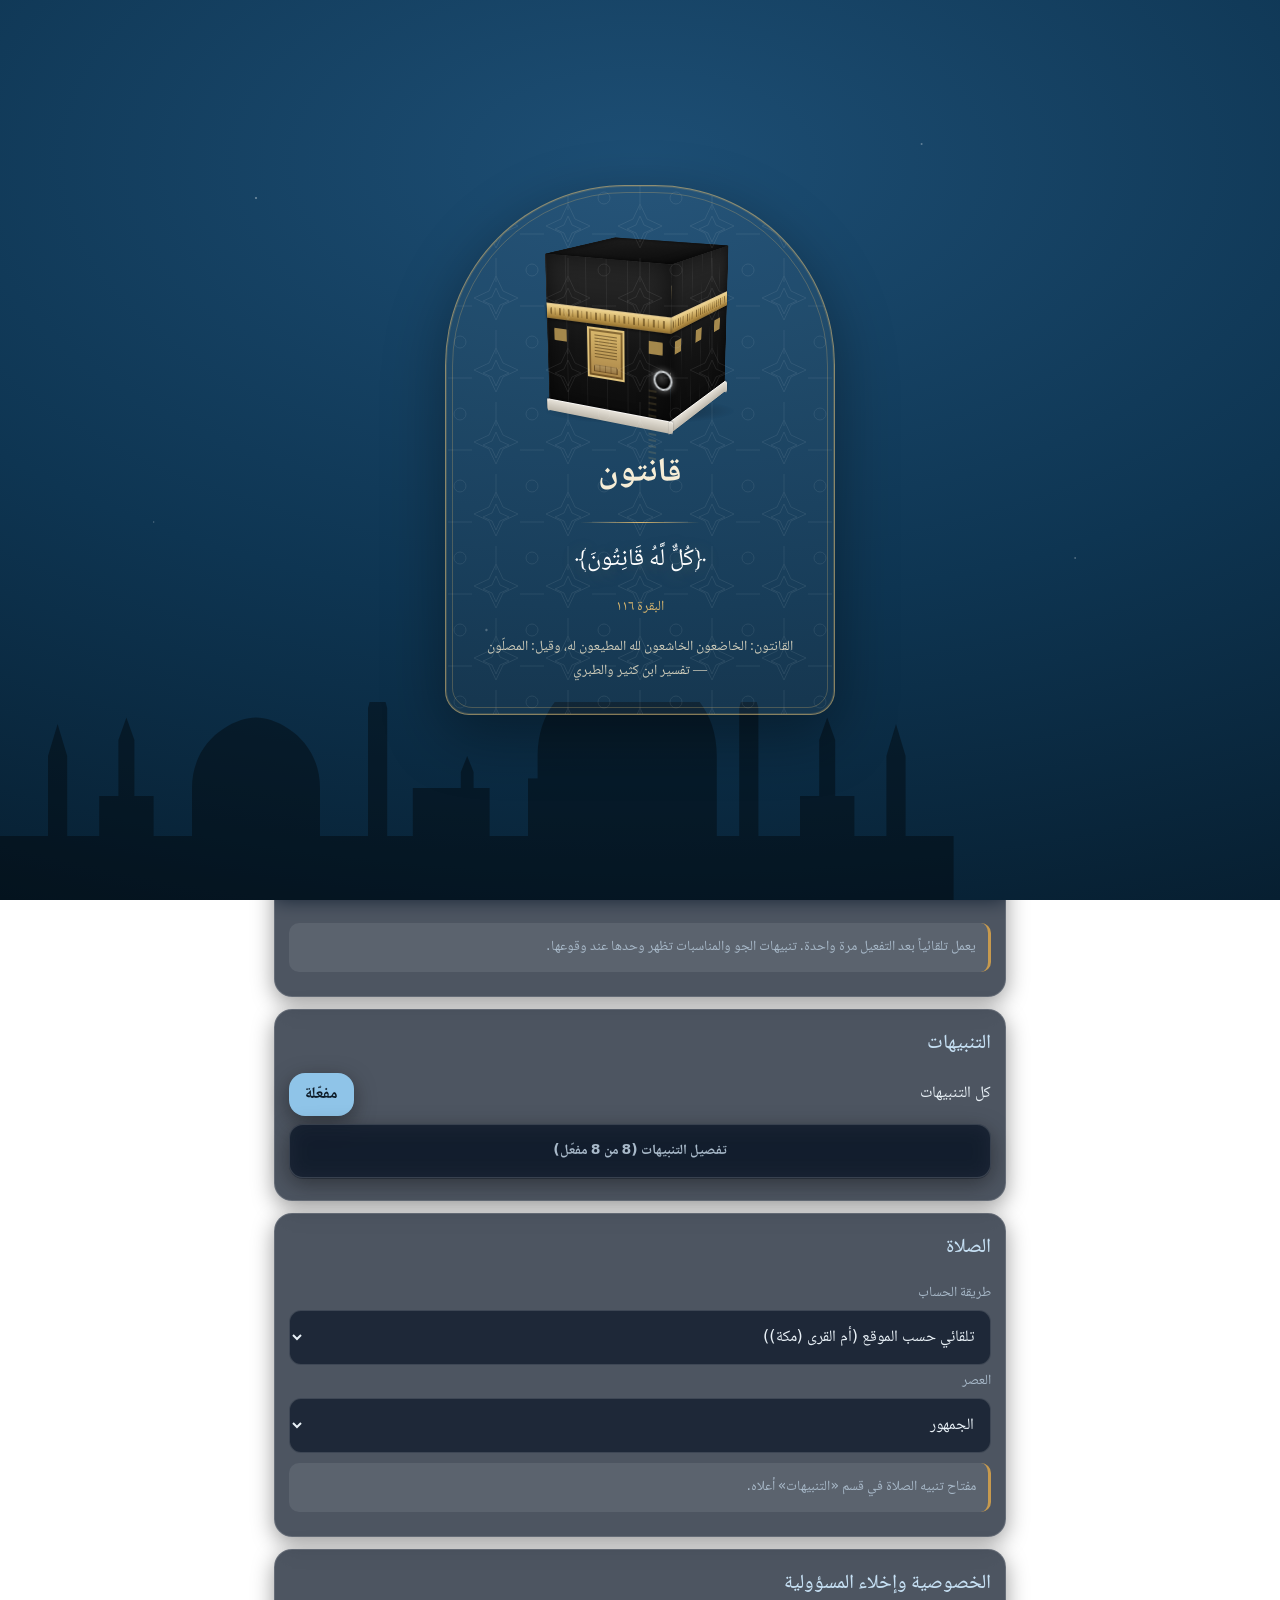
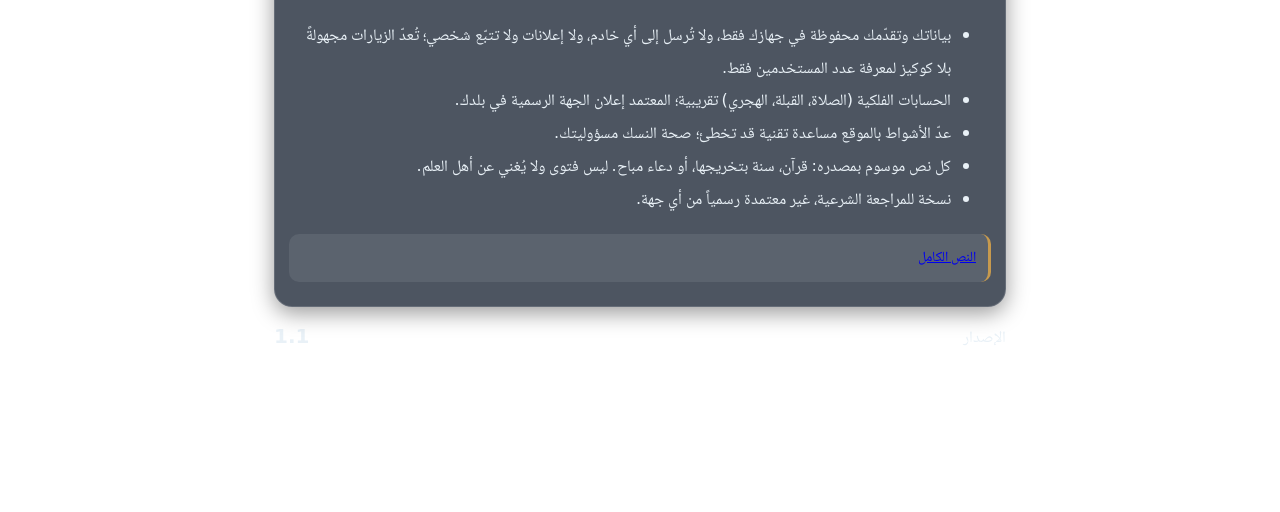
<file: index.html>
<!doctype html>
<html lang="ar" dir="rtl">
<head>
<meta charset="utf-8">
<meta name="viewport" content="width=device-width,initial-scale=1,viewport-fit=cover">
<meta name="theme-color" content="#2f6f9e">
<meta name="apple-mobile-web-app-capable" content="yes">
<meta name="apple-mobile-web-app-status-bar-style" content="black-translucent">
<title>قانتون — العمرة والحج والأذكار والمصحف</title>
<link rel="manifest" href="manifest.json">
<link rel="icon" href="icon.svg">
<link rel="apple-touch-icon" href="icon-192.png">
<link rel="stylesheet" href="styles.css">
</head>
<body>
<div id="splash" aria-hidden="true">
  <div class="sp-frame">
    <div class="kaabaWrap">
      <div class="shadow"></div>
      <div class="kaaba">
        <div class="f fr"><i class="belt"></i><i class="studs"></i><i class="curtain"></i><i class="base"></i></div>
        <div class="f bk"><i class="belt"></i><i class="studs"></i><i class="curtain"></i><i class="base"></i></div>
        <div class="f lf"><i class="belt"></i><i class="studs"></i><i class="curtain"></i><i class="base"></i></div>
        <div class="f rt"><i class="belt"></i><i class="studs"></i><i class="curtain"></i><i class="base"></i></div>
        <div class="f tp"></div>
      </div>
    </div>
    <div class="sp-name">قانتون</div>
    <div class="sp-rule"></div>
    <div class="sp-ayah">﴿كُلٌّ لَّهُ قَانِتُونَ﴾</div>
    <div class="sp-ref">البقرة ١١٦</div>
    <div class="sp-mean">القانتون: الخاضعون الخاشعون لله المطيعون له، وقيل: المصلّون — تفسير ابن كثير والطبري</div>
  </div>
</div>
<div id="sky">
  <canvas id="stars"></canvas>
  <div id="sun"></div>
  <div id="moon"><canvas id="moonc" width="160" height="160"></canvas></div>
  <canvas id="rain"></canvas>
  <canvas id="life"></canvas>
  <div id="clouds">
    <div class="cloud c1"></div><div class="cloud c2"></div><div class="cloud c3"></div>
    <div class="cloud c4"></div><div class="cloud c5"></div>
  </div>
  <div id="horizon"></div>
</div>
<header>
  <button id="avatar" class="avatar" aria-label="ملفي والإعدادات">؟</button>
  <h1 id="hTitle">قانتون</h1>
  <div class="sub" id="hSub">يعمل بدون إنترنت</div>
  <div id="skyName" class="skyname"></div>
  <div id="pstrip" class="pstrip"></div>
</header>

<main>
  <div id="summary"></div>
  <section id="v-home"></section>
  <section id="v-umrah" class="hidden"></section>
  <section id="v-hajj" class="hidden"></section>
  <section id="v-quran" class="hidden"></section>
  <section id="v-adhkar" class="hidden"></section>
  <section id="v-tadabbur" class="hidden"></section>
  <section id="v-time" class="hidden"></section>
  <section id="v-settings" class="hidden"></section>
</main>

<nav id="nav">
  <button data-v="home" class="on"><i data-ico="home"></i>الرئيسية</button>
  <button data-v="rites"><i data-ico="kaaba"></i>المناسك</button>
  <button data-v="quran"><i data-ico="quran"></i>المصحف</button>
  <button data-v="adhkar"><i data-ico="beads"></i>الأذكار</button>
  <button data-v="more"><i data-ico="book"></i>المزيد</button>
</nav>
<button id="helpBtn" class="helpBtn" aria-label="مساعدة">؟</button>

<script src="icons.js"></script>
<script src="quran.js"></script>
<script src="manasik.js"></script>
<script src="content.js"></script>
<script src="situations.js"></script>
<script src="hisn.js"></script>
<script src="islambook.js"></script>
<script src="names.js"></script>
<script src="spots.js"></script>
<script src="nature.js"></script>
<script src="qurandua.js"></script>
<script src="duacheck.js"></script>
<script src="duadb.js"></script>
<script src="duasearch.js"></script>
<script src="jadwal.js"></script>
<script src="app.js"></script>
<script data-goatcounter="https://qanitoon.goatcounter.com/count" async src="//gc.zgo.at/count.js"></script>
</body>
</html>
</file>
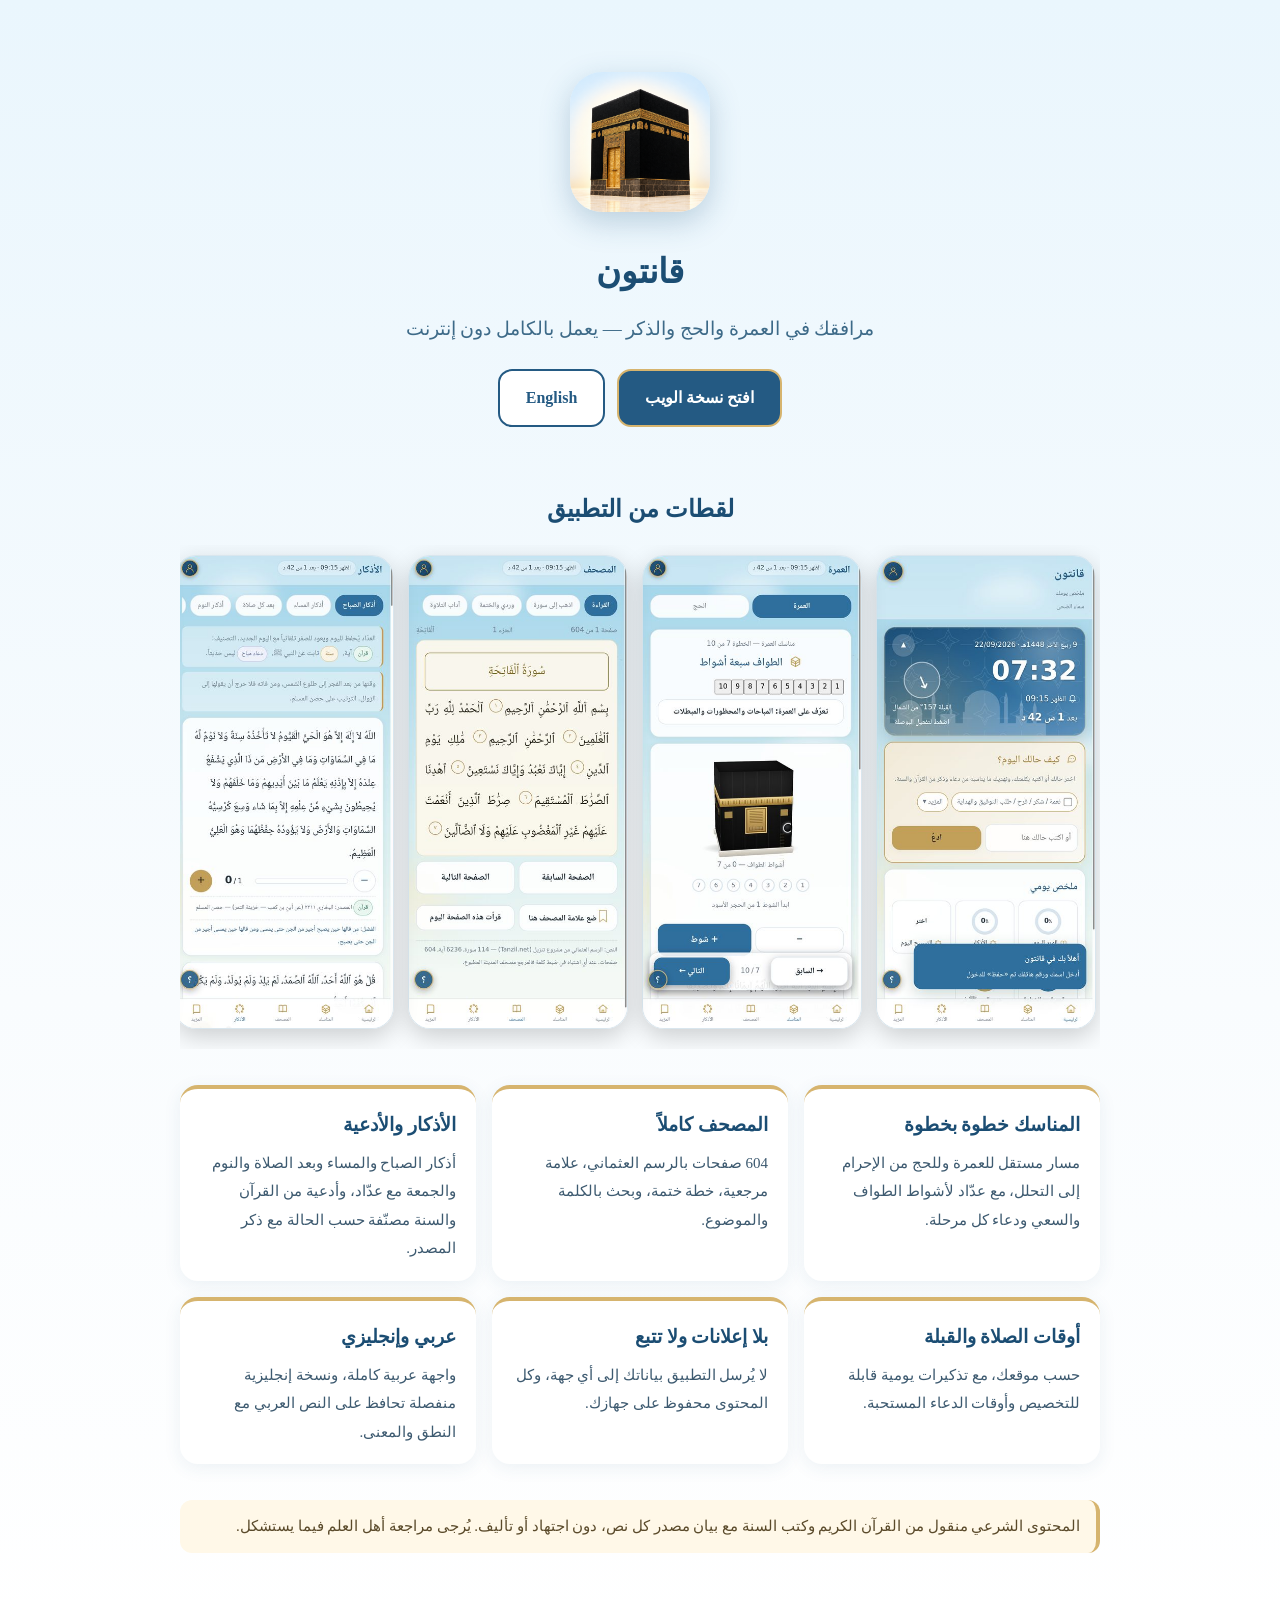
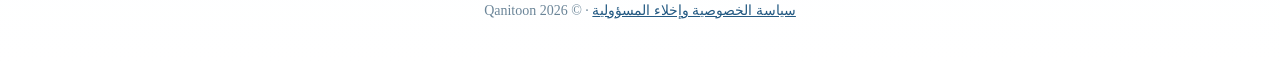
<file: about/index.html>
<!doctype html>
<html lang="ar" dir="rtl">
<head>
<meta charset="utf-8">
<meta name="viewport" content="width=device-width,initial-scale=1">
<title>قانتون — مرافقك في العمرة والحج والذكر</title>
<meta name="description" content="قانتون: تطبيق إسلامي للعمرة والحج، عدّاد الطواف والسعي، المصحف كاملاً، الأذكار والأدعية بمصادرها — يعمل دون إنترنت.">
<link rel="icon" href="img/icon.png">
<style>
*{box-sizing:border-box}
body{margin:0;font-family:"Noto Naskh Arabic","Segoe UI",Tahoma,serif;color:#14303f;background:linear-gradient(180deg,#eaf6fd 0%,#f9fcfe 60%,#fff 100%);line-height:1.9}
.wrap{max-width:960px;margin:0 auto;padding:32px 20px}
header{text-align:center;padding:40px 0 24px}
header img{width:140px;height:140px;border-radius:32px;box-shadow:0 10px 30px rgba(36,90,131,.25)}
h1{font-size:34px;margin:18px 0 6px;color:#1b4d73}
.sub{font-size:19px;color:#3d6a88;margin:0 0 22px}
.btns{display:flex;gap:12px;justify-content:center;flex-wrap:wrap}
.btn{display:inline-block;padding:12px 26px;border-radius:14px;font-weight:700;text-decoration:none;font-size:16px}
.p{background:#245a83;color:#fff;border:2px solid #d6b46e}
.s{background:#fff;color:#245a83;border:2px solid #245a83}
.grid{display:grid;grid-template-columns:repeat(auto-fit,minmax(260px,1fr));gap:16px;margin:36px 0}
.card{background:#fff;border-radius:18px;padding:18px 20px;box-shadow:0 4px 18px rgba(36,90,131,.08);border-top:4px solid #d6b46e}
.card h3{margin:0 0 6px;color:#1b4d73;font-size:19px}
.card p{margin:0;color:#3d5a70;font-size:15px}
.shots{display:flex;gap:14px;overflow-x:auto;padding:10px 4px 20px;scroll-snap-type:x mandatory}
.shots img{width:220px;flex:none;border-radius:22px;box-shadow:0 8px 24px rgba(0,0,0,.18);scroll-snap-align:center;border:1px solid #d9e6ee}
h2{color:#1b4d73;font-size:24px;margin:36px 0 12px;text-align:center}
.note{background:#fff8e8;border-right:4px solid #d6b46e;padding:12px 16px;border-radius:12px;font-size:15px;color:#5a4a2a}
footer{text-align:center;color:#6b8598;font-size:14px;padding:30px 0 10px}
footer a{color:#245a83}
</style>
</head>
<body>
<div class="wrap">
<header>
  <img src="img/icon.png" alt="قانتون">
  <h1>قانتون</h1>
  <p class="sub">مرافقك في العمرة والحج والذكر — يعمل بالكامل دون إنترنت</p>
  <div class="btns">
    <a class="btn p" href="../">افتح نسخة الويب</a>
    <a class="btn s" href="../en/">English</a>
  </div>
</header>

<h2>لقطات من التطبيق</h2>
<div class="shots">
  <img src="img/01-home.jpg" alt="الرئيسية">
  <img src="img/02-tawaf.jpg" alt="عدّاد الطواف">
  <img src="img/03-quran.jpg" alt="المصحف">
  <img src="img/04-adhkar.jpg" alt="الأذكار">
  <img src="img/05-tasbih.jpg" alt="التسبيح">
</div>

<div class="grid">
  <div class="card"><h3>المناسك خطوة بخطوة</h3><p>مسار مستقل للعمرة وللحج من الإحرام إلى التحلل، مع عدّاد لأشواط الطواف والسعي ودعاء كل مرحلة.</p></div>
  <div class="card"><h3>المصحف كاملاً</h3><p>604 صفحات بالرسم العثماني، علامة مرجعية، خطة ختمة، وبحث بالكلمة والموضوع.</p></div>
  <div class="card"><h3>الأذكار والأدعية</h3><p>أذكار الصباح والمساء وبعد الصلاة والنوم والجمعة مع عدّاد، وأدعية من القرآن والسنة مصنّفة حسب الحالة مع ذكر المصدر.</p></div>
  <div class="card"><h3>أوقات الصلاة والقبلة</h3><p>حسب موقعك، مع تذكيرات يومية قابلة للتخصيص وأوقات الدعاء المستحبة.</p></div>
  <div class="card"><h3>بلا إعلانات ولا تتبع</h3><p>لا يُرسل التطبيق بياناتك إلى أي جهة، وكل المحتوى محفوظ على جهازك.</p></div>
  <div class="card"><h3>عربي وإنجليزي</h3><p>واجهة عربية كاملة، ونسخة إنجليزية منفصلة تحافظ على النص العربي مع النطق والمعنى.</p></div>
</div>

<p class="note">المحتوى الشرعي منقول من القرآن الكريم وكتب السنة مع بيان مصدر كل نص، دون اجتهاد أو تأليف. يُرجى مراجعة أهل العلم فيما يستشكل.</p>

<footer>
  <a href="../policy.html">سياسة الخصوصية وإخلاء المسؤولية</a> · © 2026 Qanitoon
</footer>
</div>
</body>
</html>
</file>
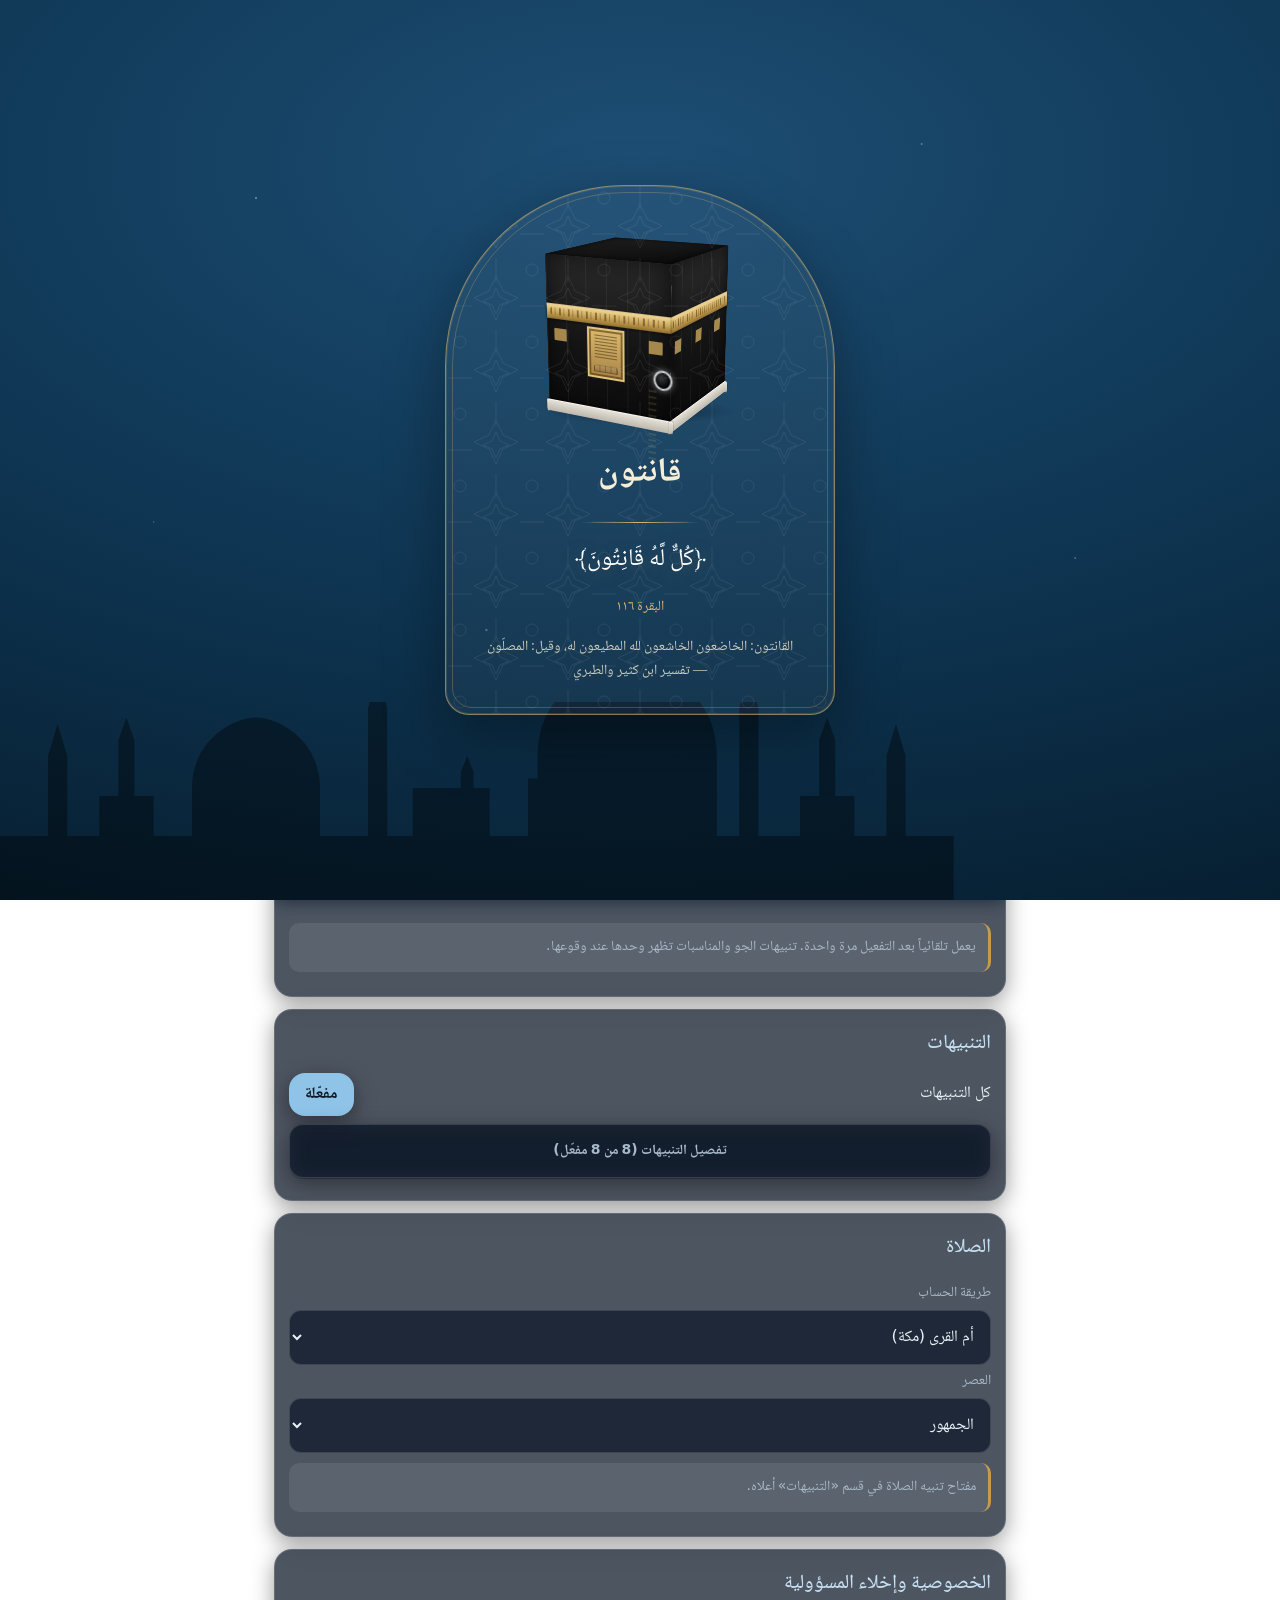
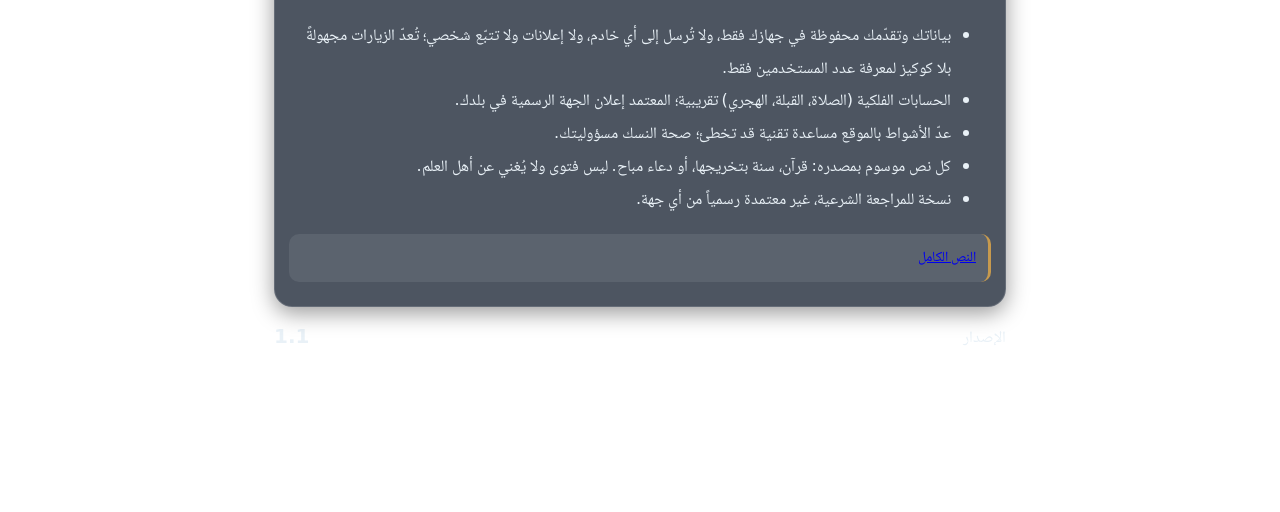
<file: en/index.html>
<!doctype html>
<html lang="ar" dir="rtl">
<head>
<meta charset="utf-8">
<meta name="viewport" content="width=device-width,initial-scale=1,viewport-fit=cover">
<meta name="theme-color" content="#2f6f9e">
<meta name="apple-mobile-web-app-capable" content="yes">
<meta name="apple-mobile-web-app-status-bar-style" content="black-translucent">
<title>Qanitoon — Umrah, Hajj, Adhkar & Quran</title>
<link rel="manifest" href="manifest.json">
<link rel="icon" href="icon.svg">
<link rel="apple-touch-icon" href="icon-192.png">
<link rel="stylesheet" href="styles.css">
</head>
<body>
<div id="splash" aria-hidden="true">
  <div class="sp-frame">
    <div class="kaabaWrap">
      <div class="shadow"></div>
      <div class="kaaba">
        <div class="f fr"><i class="belt"></i><i class="studs"></i><i class="curtain"></i><i class="base"></i></div>
        <div class="f bk"><i class="belt"></i><i class="studs"></i><i class="curtain"></i><i class="base"></i></div>
        <div class="f lf"><i class="belt"></i><i class="studs"></i><i class="curtain"></i><i class="base"></i></div>
        <div class="f rt"><i class="belt"></i><i class="studs"></i><i class="curtain"></i><i class="base"></i></div>
        <div class="f tp"></div>
      </div>
    </div>
    <div class="sp-name">قانتون</div>
    <div class="sp-rule"></div>
    <div class="sp-ayah dua" dir="rtl">﴿كُلٌّ لَّهُ قَانِتُونَ﴾</div>
    <div class="sp-ayah-en"></div>
    <div class="sp-ref">البقرة ١١٦</div>
    <div class="sp-mean">القانتون: الخاضعون الخاشعون لله المطيعون له، وقيل: المصلّون — تفسير ابن كثير والطبري</div>
  </div>
</div>
<div id="sky">
  <canvas id="stars"></canvas>
  <div id="sun"></div>
  <div id="moon"><canvas id="moonc" width="160" height="160"></canvas></div>
  <canvas id="rain"></canvas>
  <canvas id="life"></canvas>
  <div id="clouds">
    <div class="cloud c1"></div><div class="cloud c2"></div><div class="cloud c3"></div>
    <div class="cloud c4"></div><div class="cloud c5"></div>
  </div>
  <div id="horizon"></div>
</div>
<header>
  <button id="avatar" class="avatar" aria-label="ملفي والإعدادات">؟</button>
  <h1 id="hTitle">قانتون</h1>
  <button id="langBtn" class="langBtn" aria-label="Language">English</button>
  <div class="sub" id="hSub">يعمل بدون إنترنت</div>
  <div id="skyName" class="skyname"></div>
  <div id="pstrip" class="pstrip"></div>
</header>

<main>
  <div id="summary"></div>
  <section id="v-home"></section>
  <section id="v-umrah" class="hidden"></section>
  <section id="v-hajj" class="hidden"></section>
  <section id="v-quran" class="hidden"></section>
  <section id="v-adhkar" class="hidden"></section>
  <section id="v-tadabbur" class="hidden"></section>
  <section id="v-time" class="hidden"></section>
  <section id="v-settings" class="hidden"></section>
</main>

<nav id="nav">
  <button data-v="home" class="on"><i data-ico="home"></i>الرئيسية</button>
  <button data-v="rites"><i data-ico="kaaba"></i>المناسك</button>
  <button data-v="quran"><i data-ico="quran"></i>المصحف</button>
  <button data-v="adhkar"><i data-ico="beads"></i>الأذكار</button>
  <button data-v="more"><i data-ico="book"></i>المزيد</button>
</nav>
<button id="helpBtn" class="helpBtn" aria-label="مساعدة">؟</button>

<script src="i18n.js"></script>
<script src="en_extra.js"></script>
<script src="tr_en.js"></script>
<script src="quran_en.js"></script>
<script src="icons.js"></script>
<script src="quran.js"></script>
<script src="manasik.js"></script>
<script src="content.js"></script>
<script src="situations.js"></script>
<script src="hisn.js"></script>
<script src="islambook.js"></script>
<script src="names.js"></script>
<script src="spots.js"></script>
<script src="nature.js"></script>
<script src="qurandua.js"></script>
<script src="duacheck.js"></script>
<script src="jadwal.js"></script>
<script src="app.js"></script>
<script data-goatcounter="https://qanitoon-en.goatcounter.com/count" async src="//gc.zgo.at/count.js"></script>
</body>
</html>
</file>
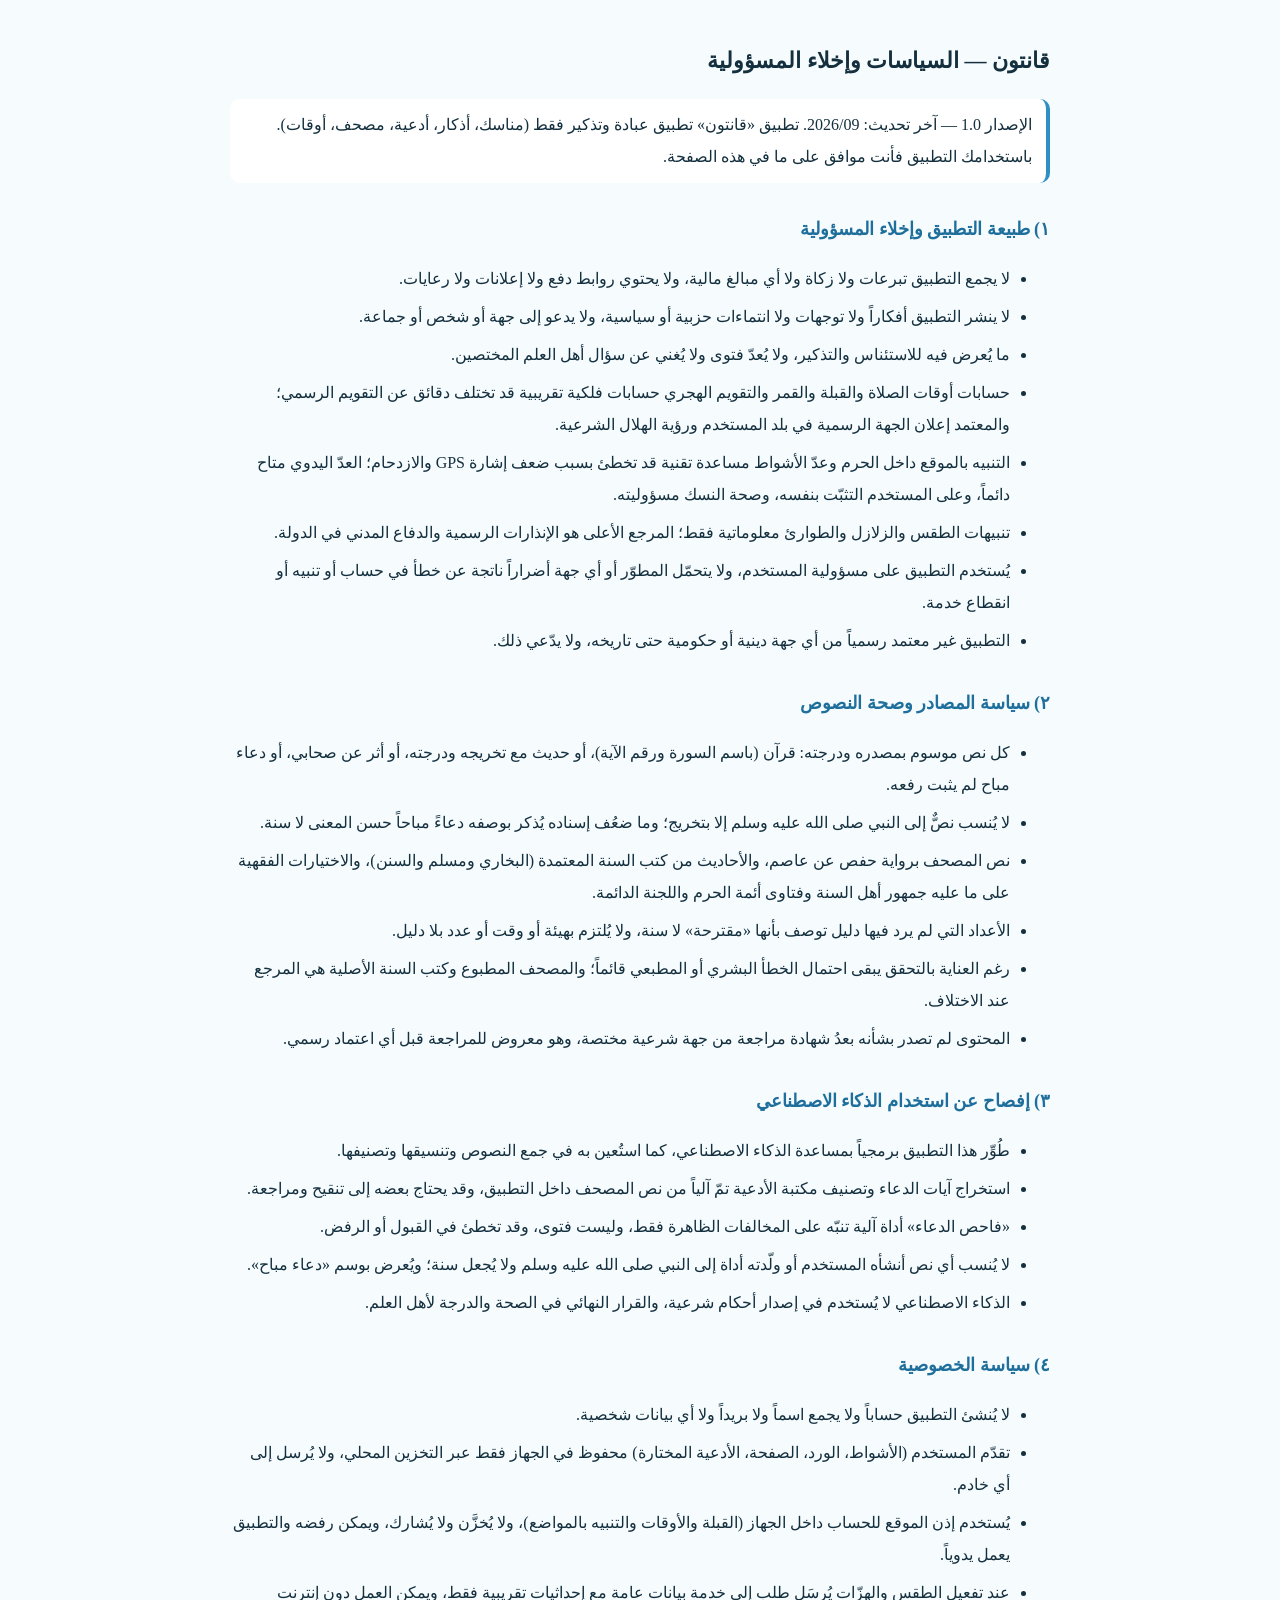
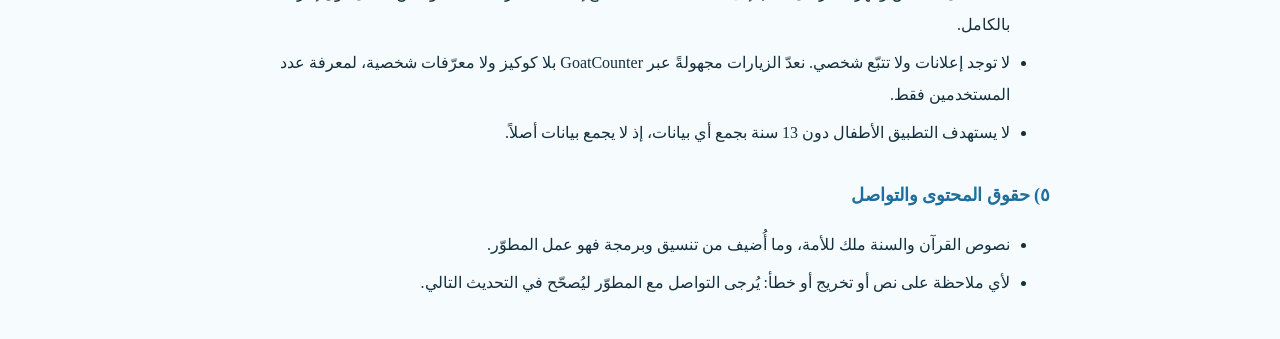
<file: policy.html>
<!doctype html>
<html lang="ar" dir="rtl">
<head>
<meta charset="utf-8">
<meta name="viewport" content="width=device-width,initial-scale=1">
<title>قانتون — السياسات وإخلاء المسؤولية</title>
<style>
body{font-family:"Noto Naskh Arabic","Segoe UI",Tahoma,serif;line-height:2;max-width:820px;margin:0 auto;padding:24px;color:#14303f;background:#f6fbfe}
h1{font-size:22px} h2{font-size:18px;margin-top:28px;color:#1f6f9c}
li{margin:6px 0} .note{background:#fff;border-right:4px solid #2f8ec4;padding:10px 14px;border-radius:10px}
</style>
</head>
<body>
<h1>قانتون — السياسات وإخلاء المسؤولية</h1>
<p class="note">الإصدار 1.0 — آخر تحديث: 2026/09. تطبيق «قانتون» تطبيق عبادة وتذكير فقط (مناسك، أذكار، أدعية، مصحف، أوقات). باستخدامك التطبيق فأنت موافق على ما في هذه الصفحة.</p>

<h2>١) طبيعة التطبيق وإخلاء المسؤولية</h2>
<ul>
<li>لا يجمع التطبيق تبرعات ولا زكاة ولا أي مبالغ مالية، ولا يحتوي روابط دفع ولا إعلانات ولا رعايات.</li>
<li>لا ينشر التطبيق أفكاراً ولا توجهات ولا انتماءات حزبية أو سياسية، ولا يدعو إلى جهة أو شخص أو جماعة.</li>
<li>ما يُعرض فيه للاستئناس والتذكير، ولا يُعدّ فتوى ولا يُغني عن سؤال أهل العلم المختصين.</li>
<li>حسابات أوقات الصلاة والقبلة والقمر والتقويم الهجري حسابات فلكية تقريبية قد تختلف دقائق عن التقويم الرسمي؛ والمعتمد إعلان الجهة الرسمية في بلد المستخدم ورؤية الهلال الشرعية.</li>
<li>التنبيه بالموقع داخل الحرم وعدّ الأشواط مساعدة تقنية قد تخطئ بسبب ضعف إشارة GPS والازدحام؛ العدّ اليدوي متاح دائماً، وعلى المستخدم التثبّت بنفسه، وصحة النسك مسؤوليته.</li>
<li>تنبيهات الطقس والزلازل والطوارئ معلوماتية فقط؛ المرجع الأعلى هو الإنذارات الرسمية والدفاع المدني في الدولة.</li>
<li>يُستخدم التطبيق على مسؤولية المستخدم، ولا يتحمّل المطوّر أو أي جهة أضراراً ناتجة عن خطأ في حساب أو تنبيه أو انقطاع خدمة.</li>
<li>التطبيق غير معتمد رسمياً من أي جهة دينية أو حكومية حتى تاريخه، ولا يدّعي ذلك.</li>
</ul>

<h2>٢) سياسة المصادر وصحة النصوص</h2>
<ul>
<li>كل نص موسوم بمصدره ودرجته: قرآن (باسم السورة ورقم الآية)، أو حديث مع تخريجه ودرجته، أو أثر عن صحابي، أو دعاء مباح لم يثبت رفعه.</li>
<li>لا يُنسب نصٌّ إلى النبي صلى الله عليه وسلم إلا بتخريج؛ وما ضعُف إسناده يُذكر بوصفه دعاءً مباحاً حسن المعنى لا سنة.</li>
<li>نص المصحف برواية حفص عن عاصم، والأحاديث من كتب السنة المعتمدة (البخاري ومسلم والسنن)، والاختيارات الفقهية على ما عليه جمهور أهل السنة وفتاوى أئمة الحرم واللجنة الدائمة.</li>
<li>الأعداد التي لم يرد فيها دليل توصف بأنها «مقترحة» لا سنة، ولا يُلتزم بهيئة أو وقت أو عدد بلا دليل.</li>
<li>رغم العناية بالتحقق يبقى احتمال الخطأ البشري أو المطبعي قائماً؛ والمصحف المطبوع وكتب السنة الأصلية هي المرجع عند الاختلاف.</li>
<li>المحتوى لم تصدر بشأنه بعدُ شهادة مراجعة من جهة شرعية مختصة، وهو معروض للمراجعة قبل أي اعتماد رسمي.</li>
</ul>

<h2>٣) إفصاح عن استخدام الذكاء الاصطناعي</h2>
<ul>
<li>طُوِّر هذا التطبيق برمجياً بمساعدة الذكاء الاصطناعي، كما استُعين به في جمع النصوص وتنسيقها وتصنيفها.</li>
<li>استخراج آيات الدعاء وتصنيف مكتبة الأدعية تمّ آلياً من نص المصحف داخل التطبيق، وقد يحتاج بعضه إلى تنقيح ومراجعة.</li>
<li>«فاحص الدعاء» أداة آلية تنبّه على المخالفات الظاهرة فقط، وليست فتوى، وقد تخطئ في القبول أو الرفض.</li>
<li>لا يُنسب أي نص أنشأه المستخدم أو ولّدته أداة إلى النبي صلى الله عليه وسلم ولا يُجعل سنة؛ ويُعرض بوسم «دعاء مباح».</li>
<li>الذكاء الاصطناعي لا يُستخدم في إصدار أحكام شرعية، والقرار النهائي في الصحة والدرجة لأهل العلم.</li>
</ul>

<h2>٤) سياسة الخصوصية</h2>
<ul>
<li>لا يُنشئ التطبيق حساباً ولا يجمع اسماً ولا بريداً ولا أي بيانات شخصية.</li>
<li>تقدّم المستخدم (الأشواط، الورد، الصفحة، الأدعية المختارة) محفوظ في الجهاز فقط عبر التخزين المحلي، ولا يُرسل إلى أي خادم.</li>
<li>يُستخدم إذن الموقع للحساب داخل الجهاز (القبلة والأوقات والتنبيه بالمواضع)، ولا يُخزَّن ولا يُشارك، ويمكن رفضه والتطبيق يعمل يدوياً.</li>
<li>عند تفعيل الطقس والهزّات يُرسَل طلب إلى خدمة بيانات عامة مع إحداثيات تقريبية فقط، ويمكن العمل دون إنترنت بالكامل.</li>
<li>لا توجد إعلانات ولا تتبّع شخصي. نعدّ الزيارات مجهولةً عبر GoatCounter بلا كوكيز ولا معرّفات شخصية، لمعرفة عدد المستخدمين فقط.</li>
<li>لا يستهدف التطبيق الأطفال دون 13 سنة بجمع أي بيانات، إذ لا يجمع بيانات أصلاً.</li>
</ul>

<h2>٥) حقوق المحتوى والتواصل</h2>
<ul>
<li>نصوص القرآن والسنة ملك للأمة، وما أُضيف من تنسيق وبرمجة فهو عمل المطوّر.</li>
<li>لأي ملاحظة على نص أو تخريج أو خطأ: يُرجى التواصل مع المطوّر ليُصحّح في التحديث التالي.</li>
</ul>
</body>
</html>
</file>
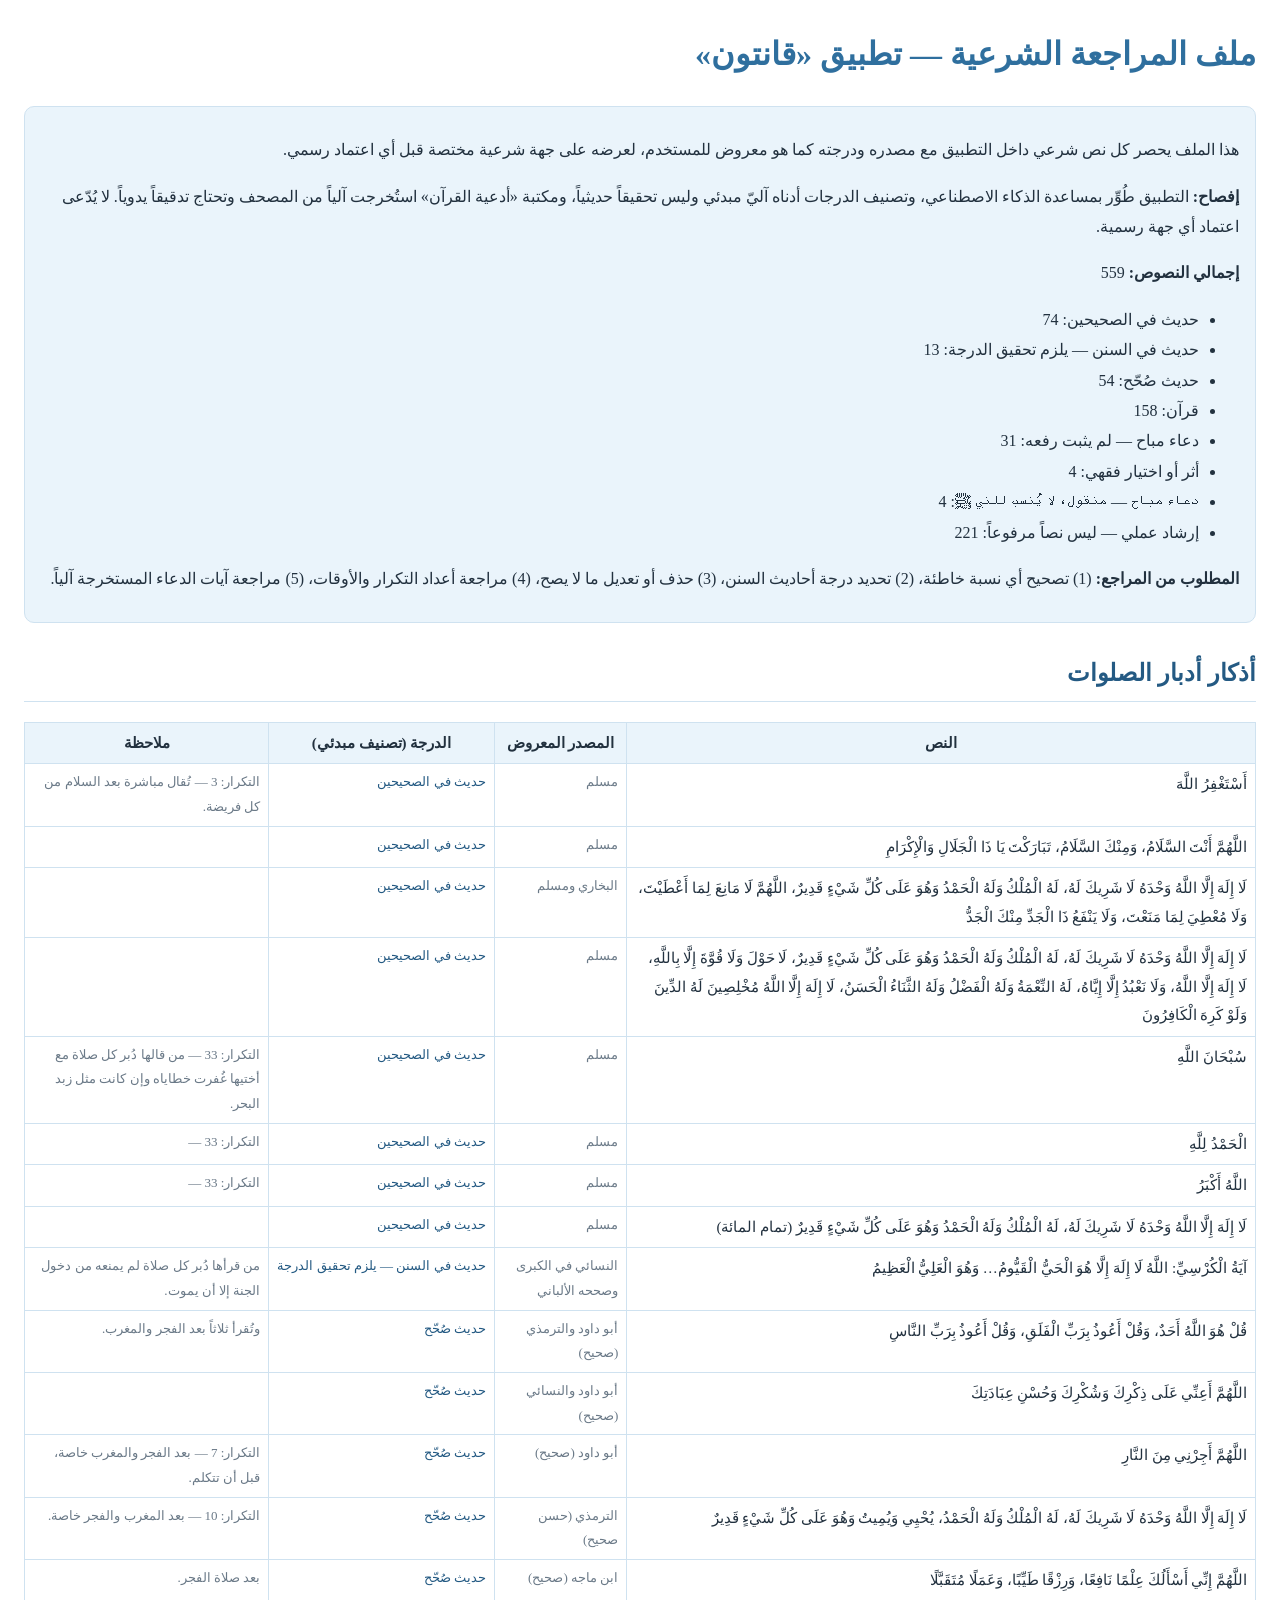
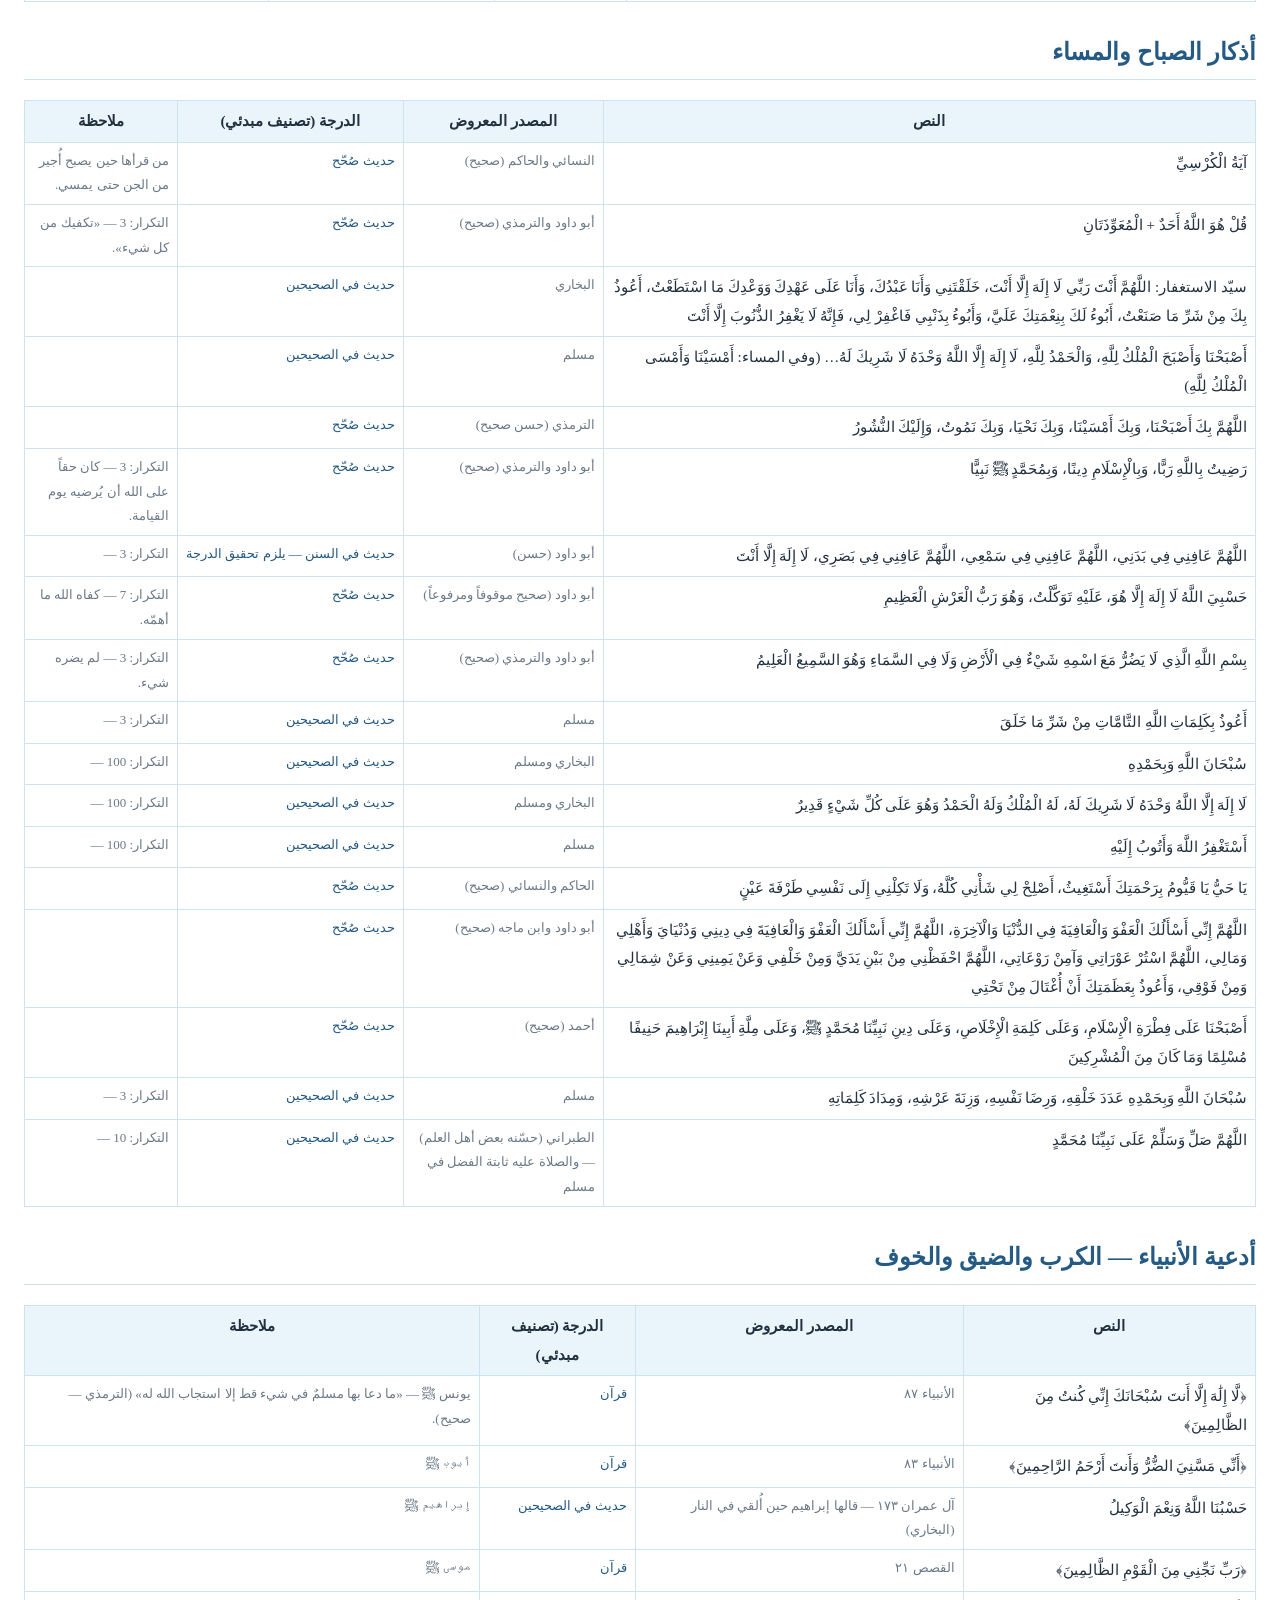
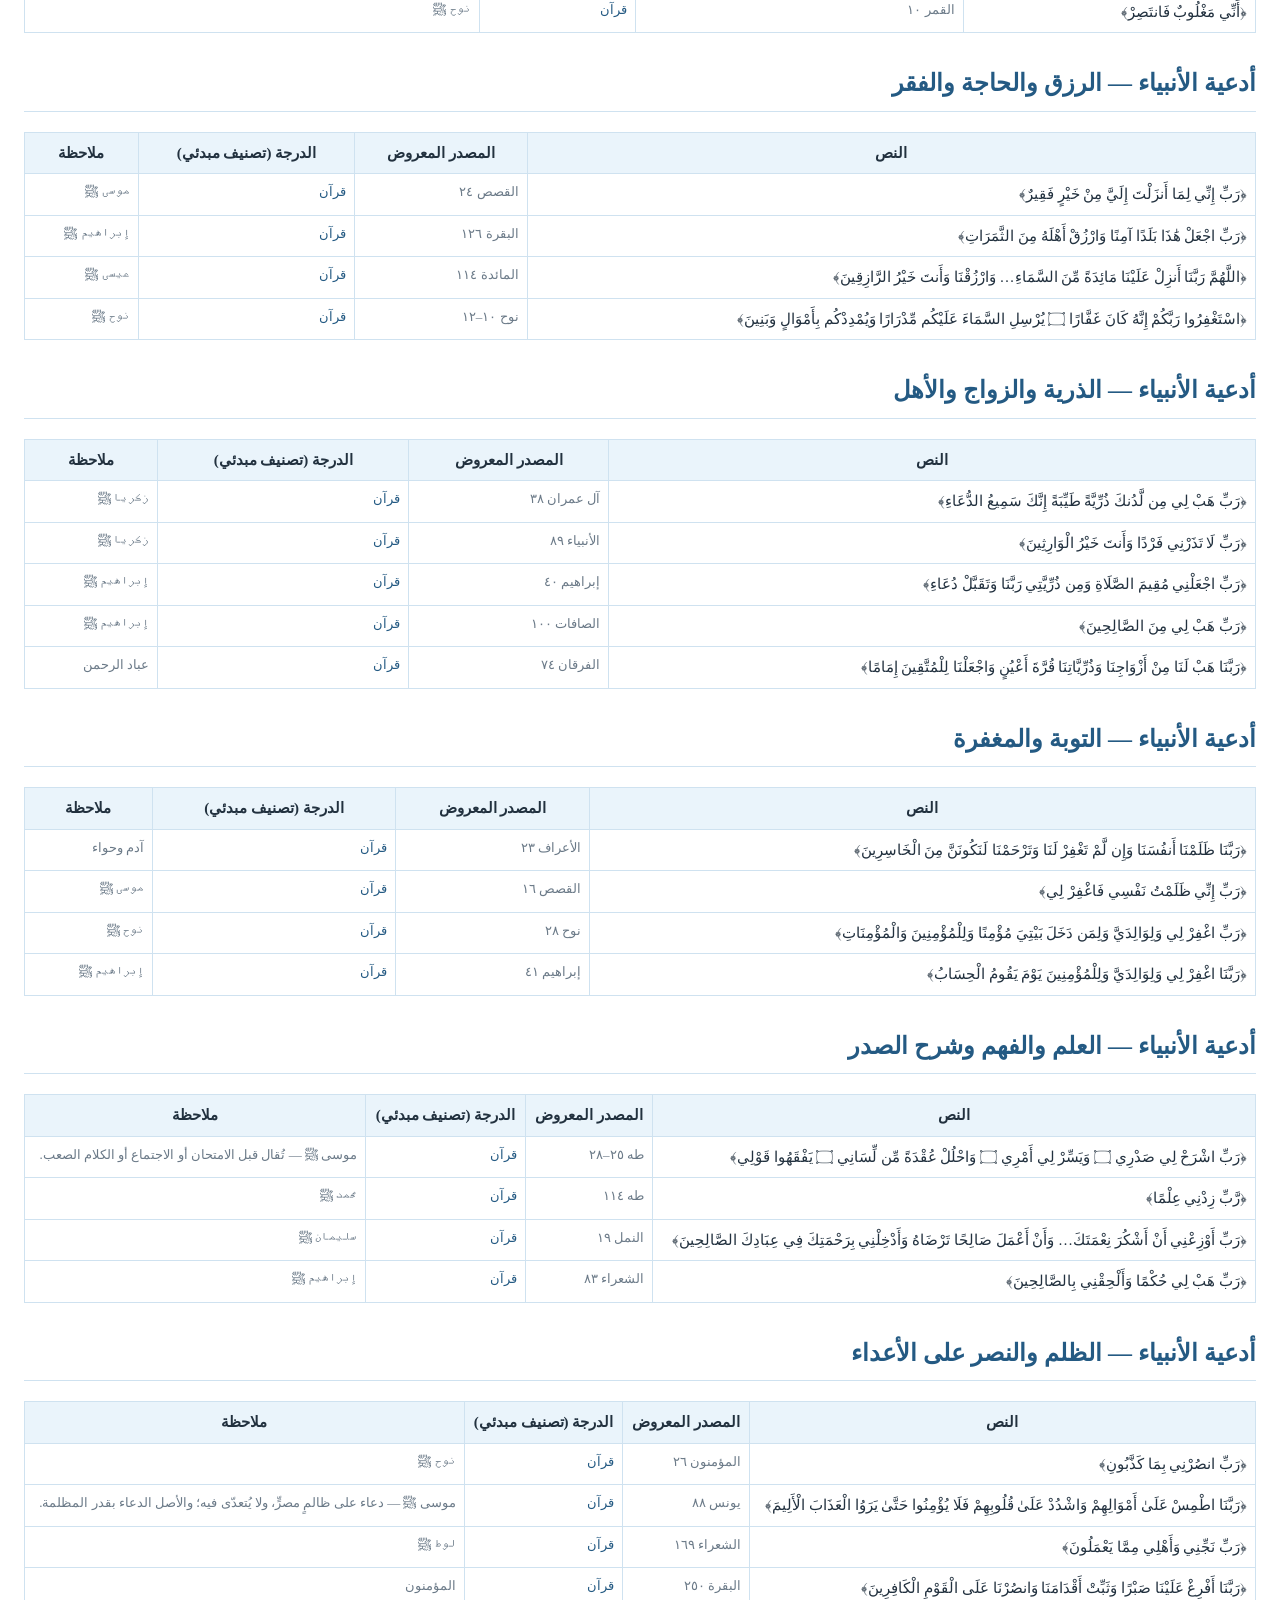
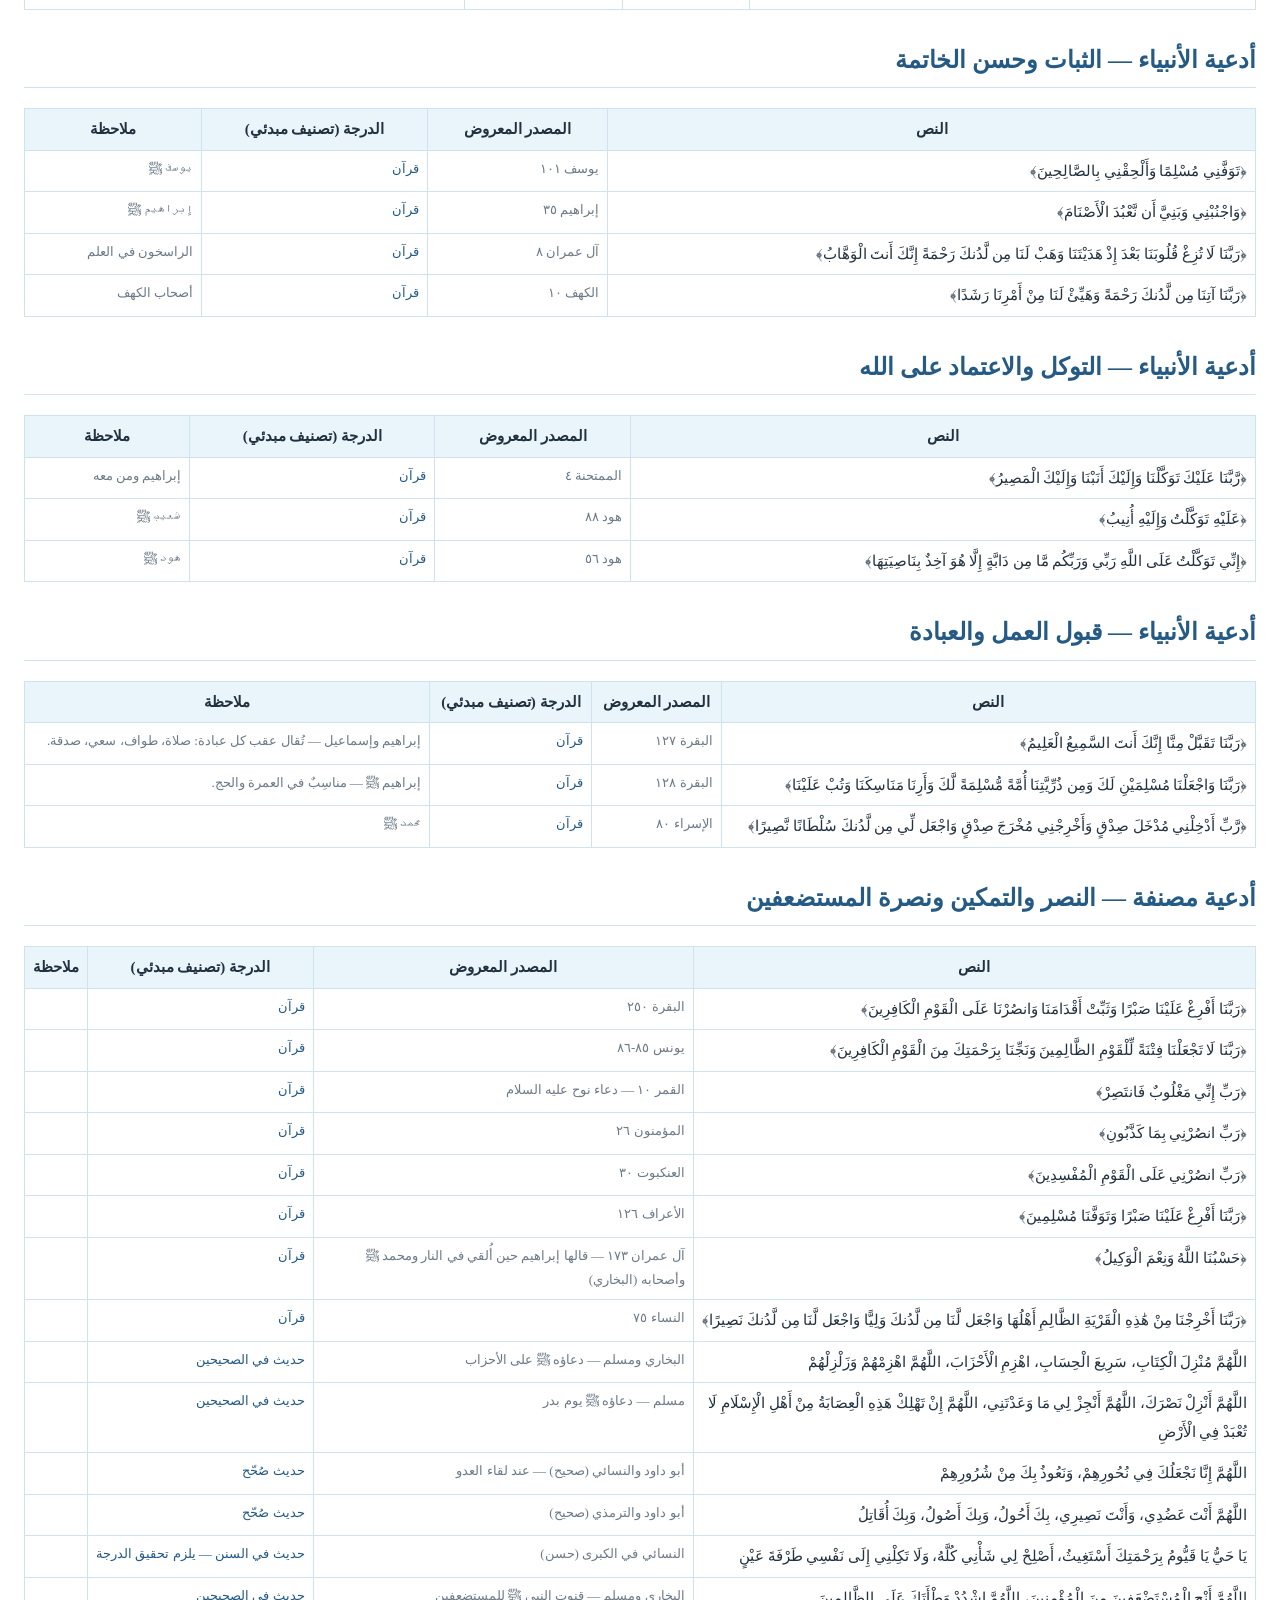
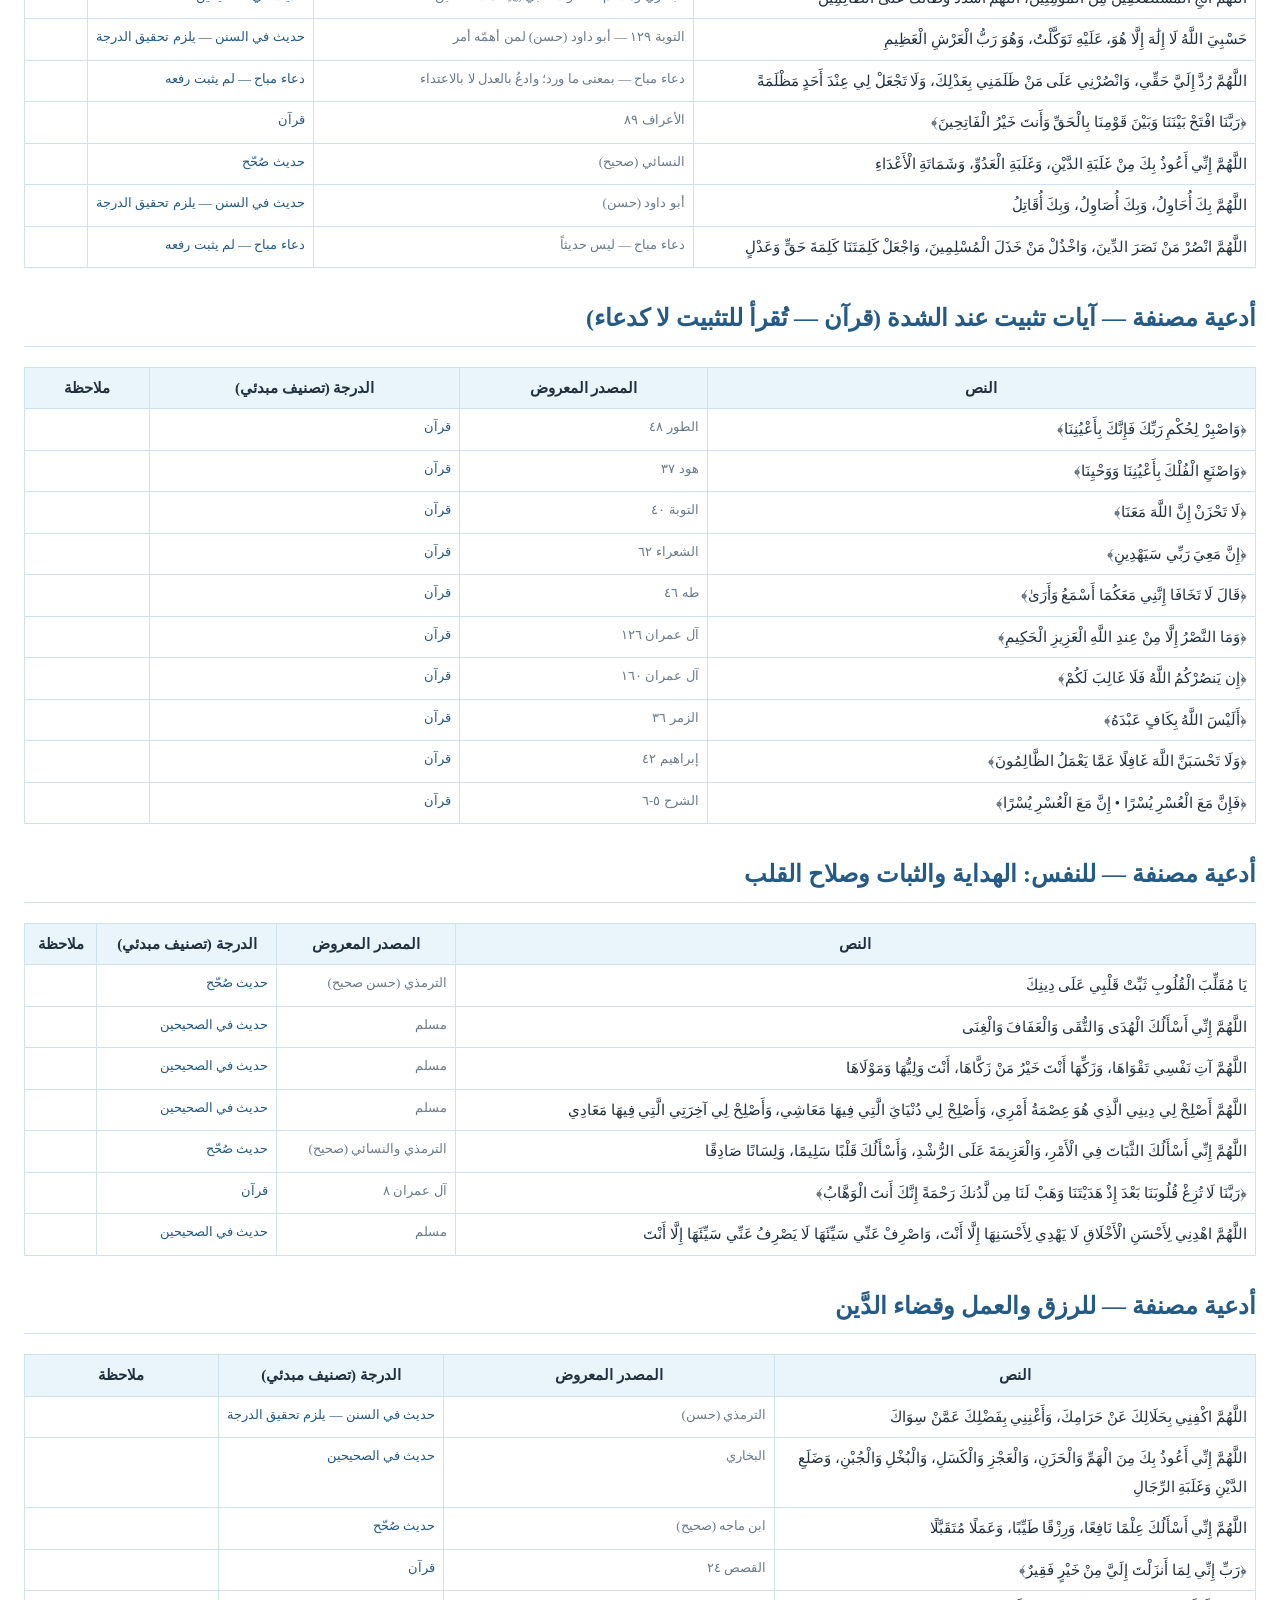
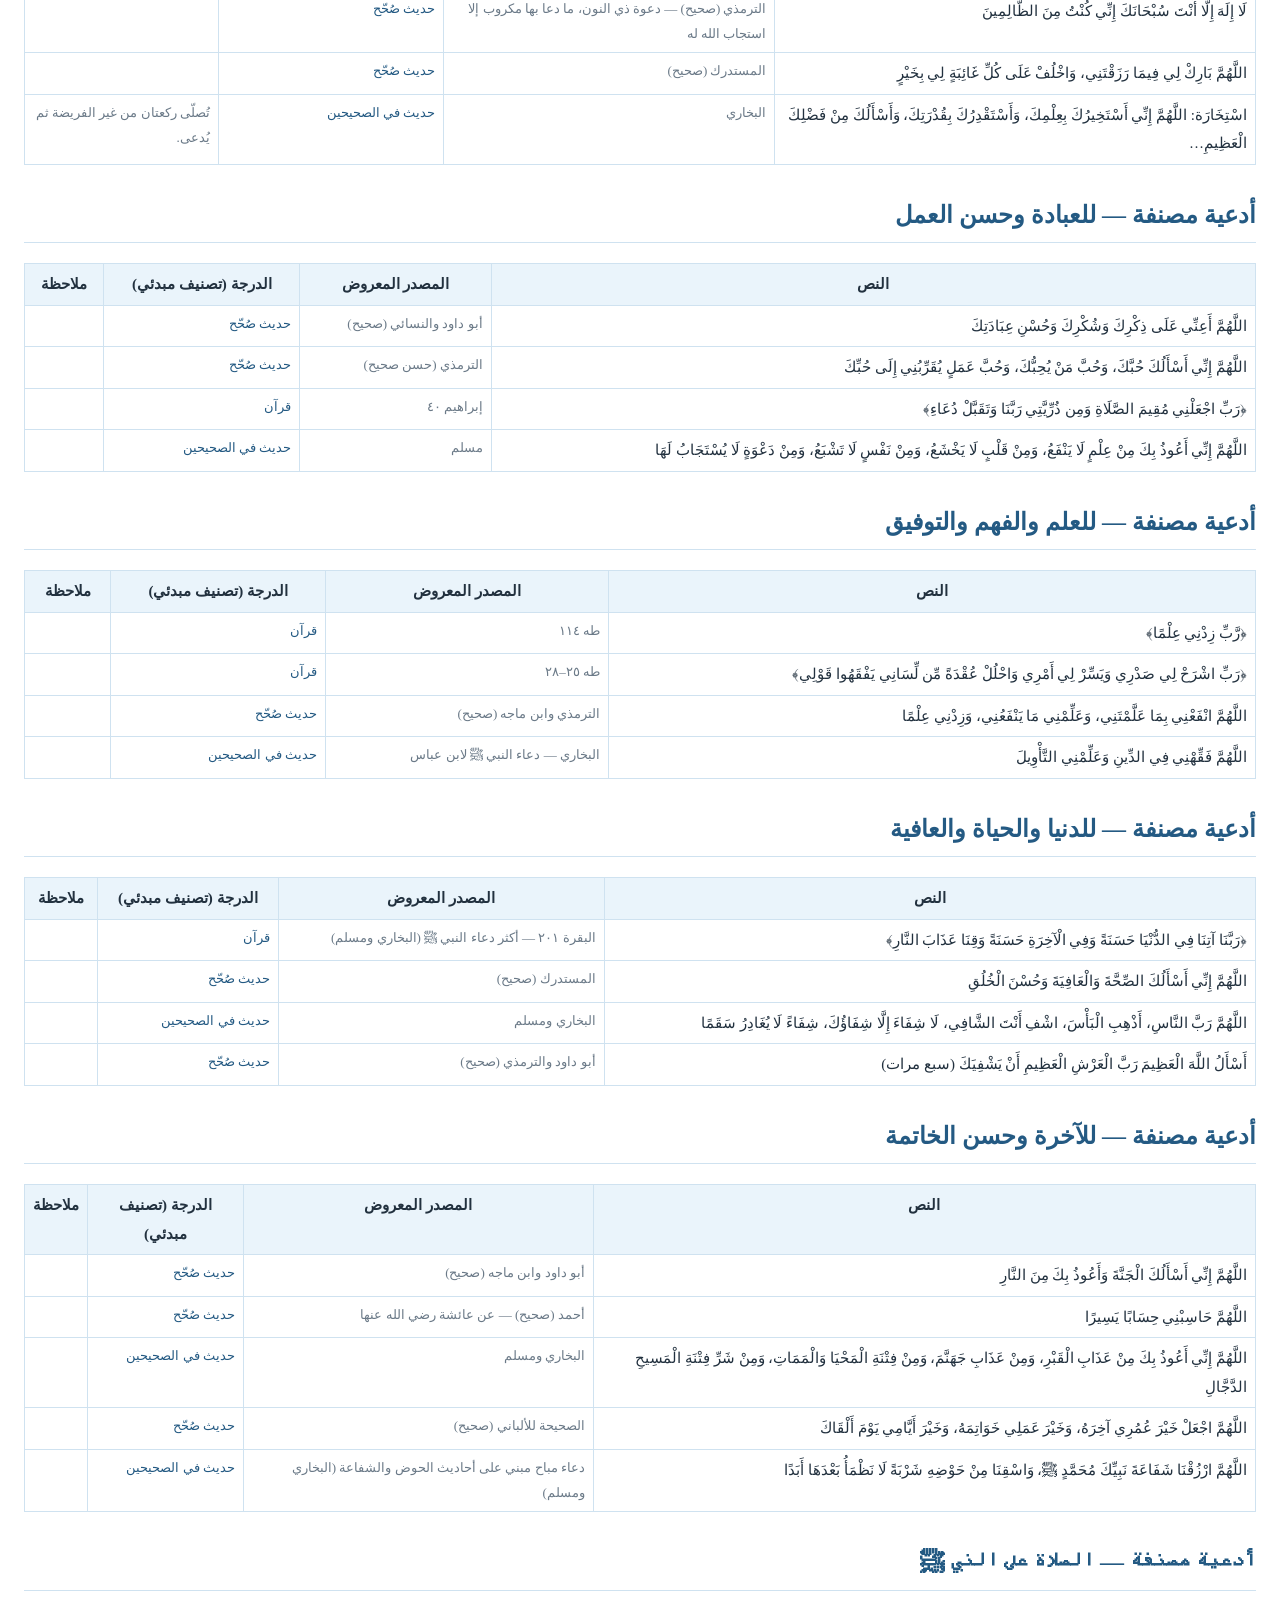
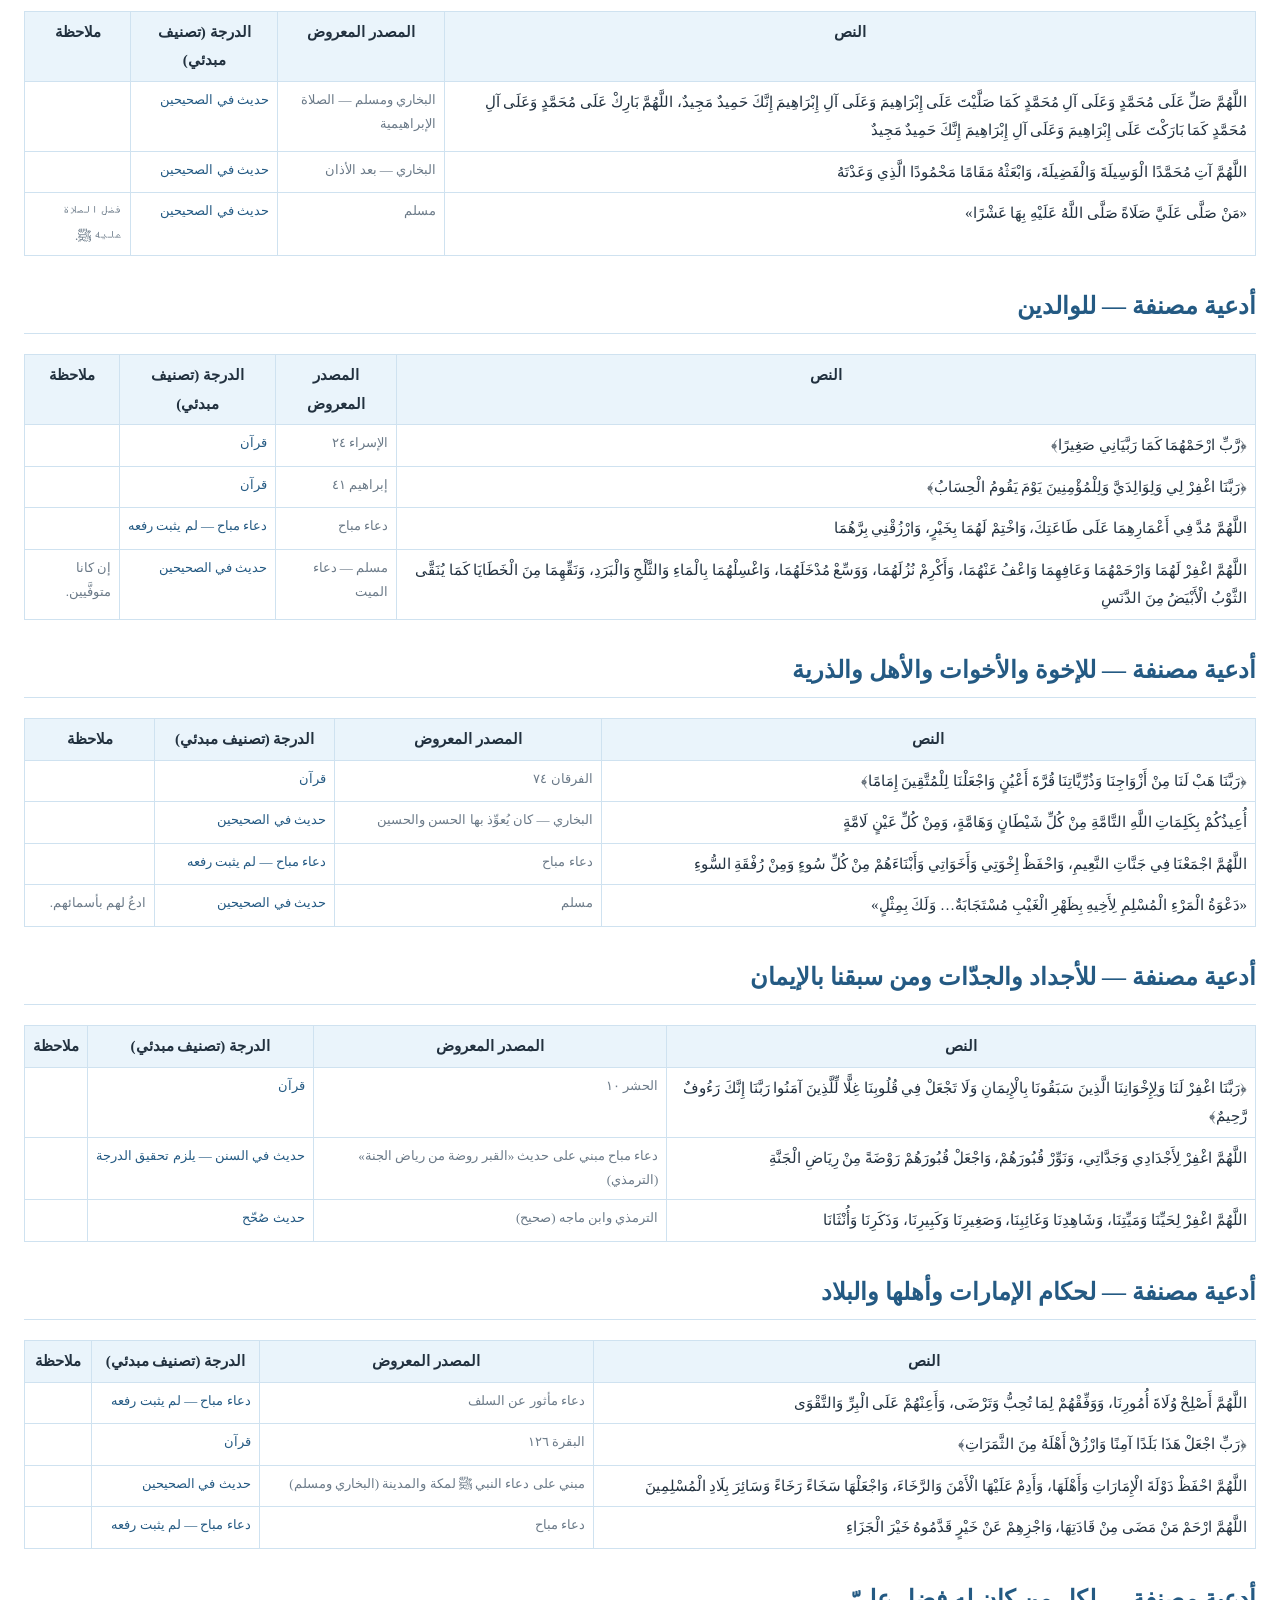
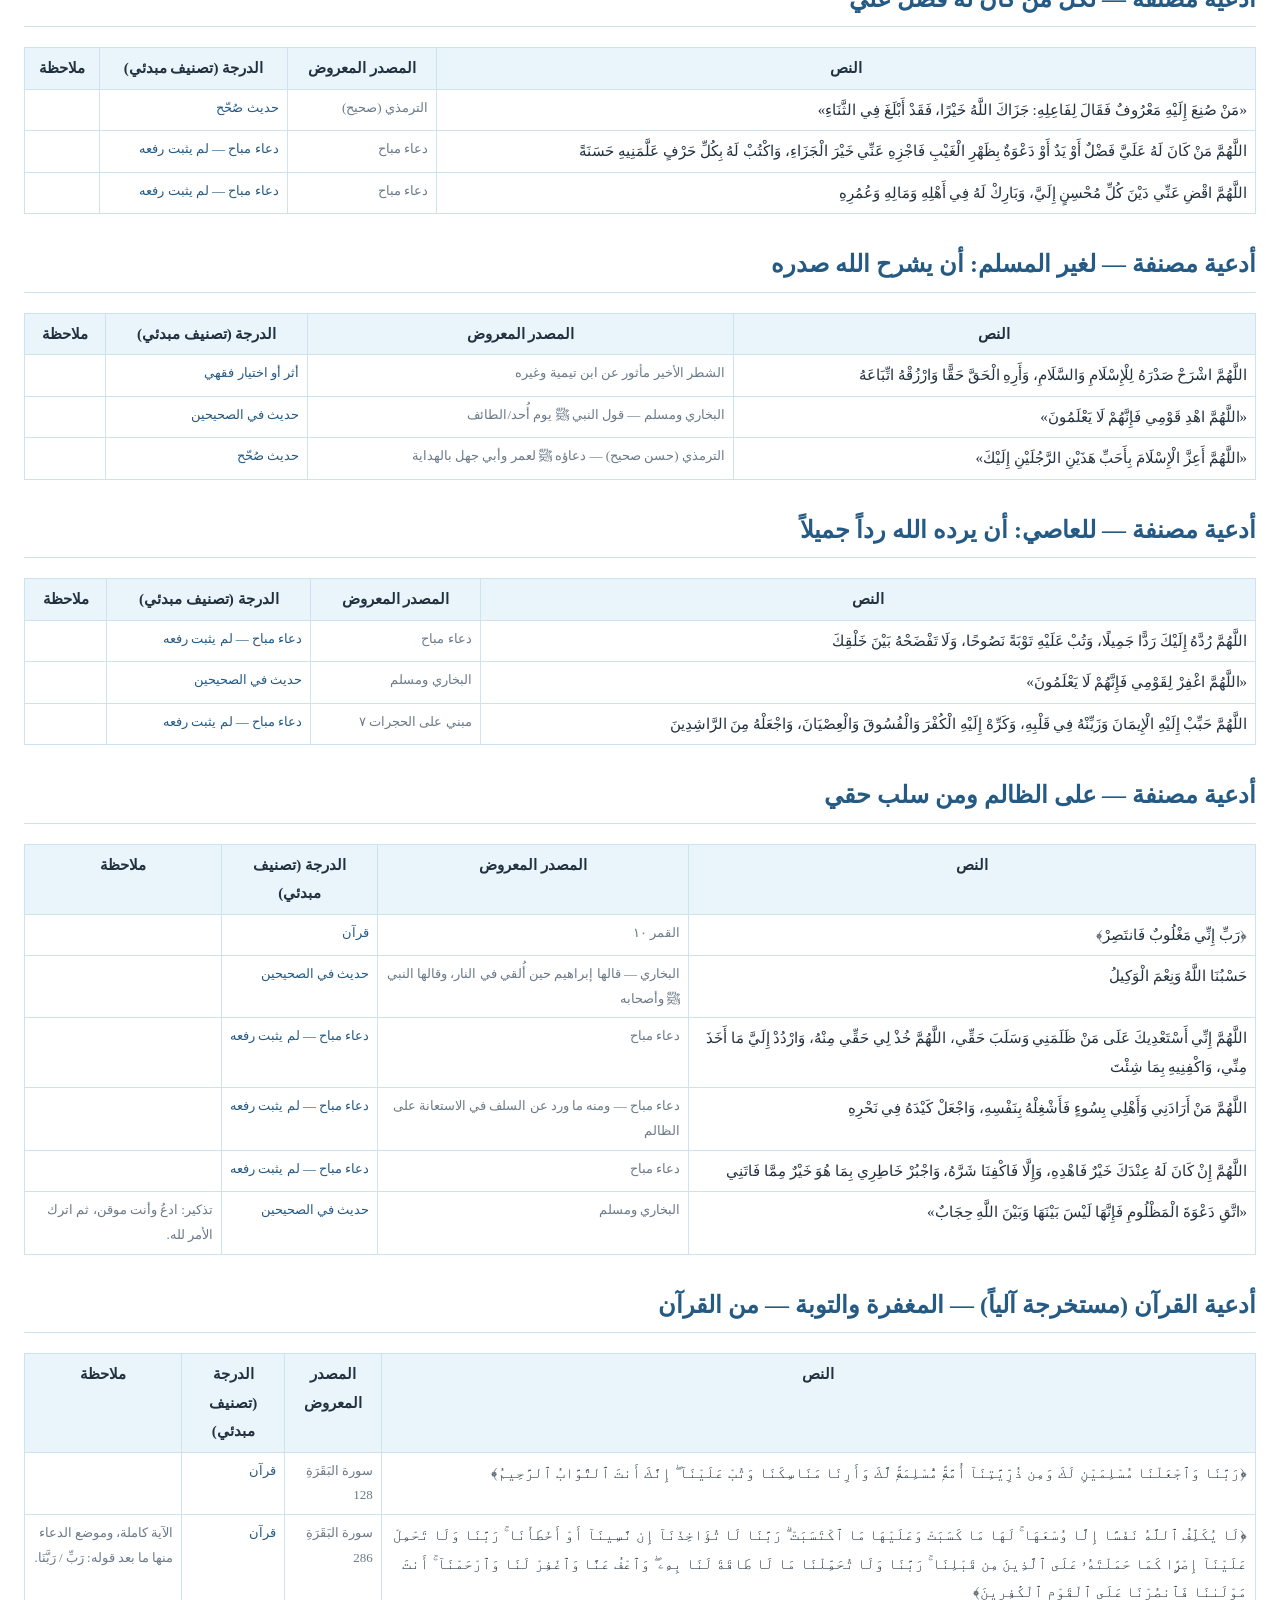
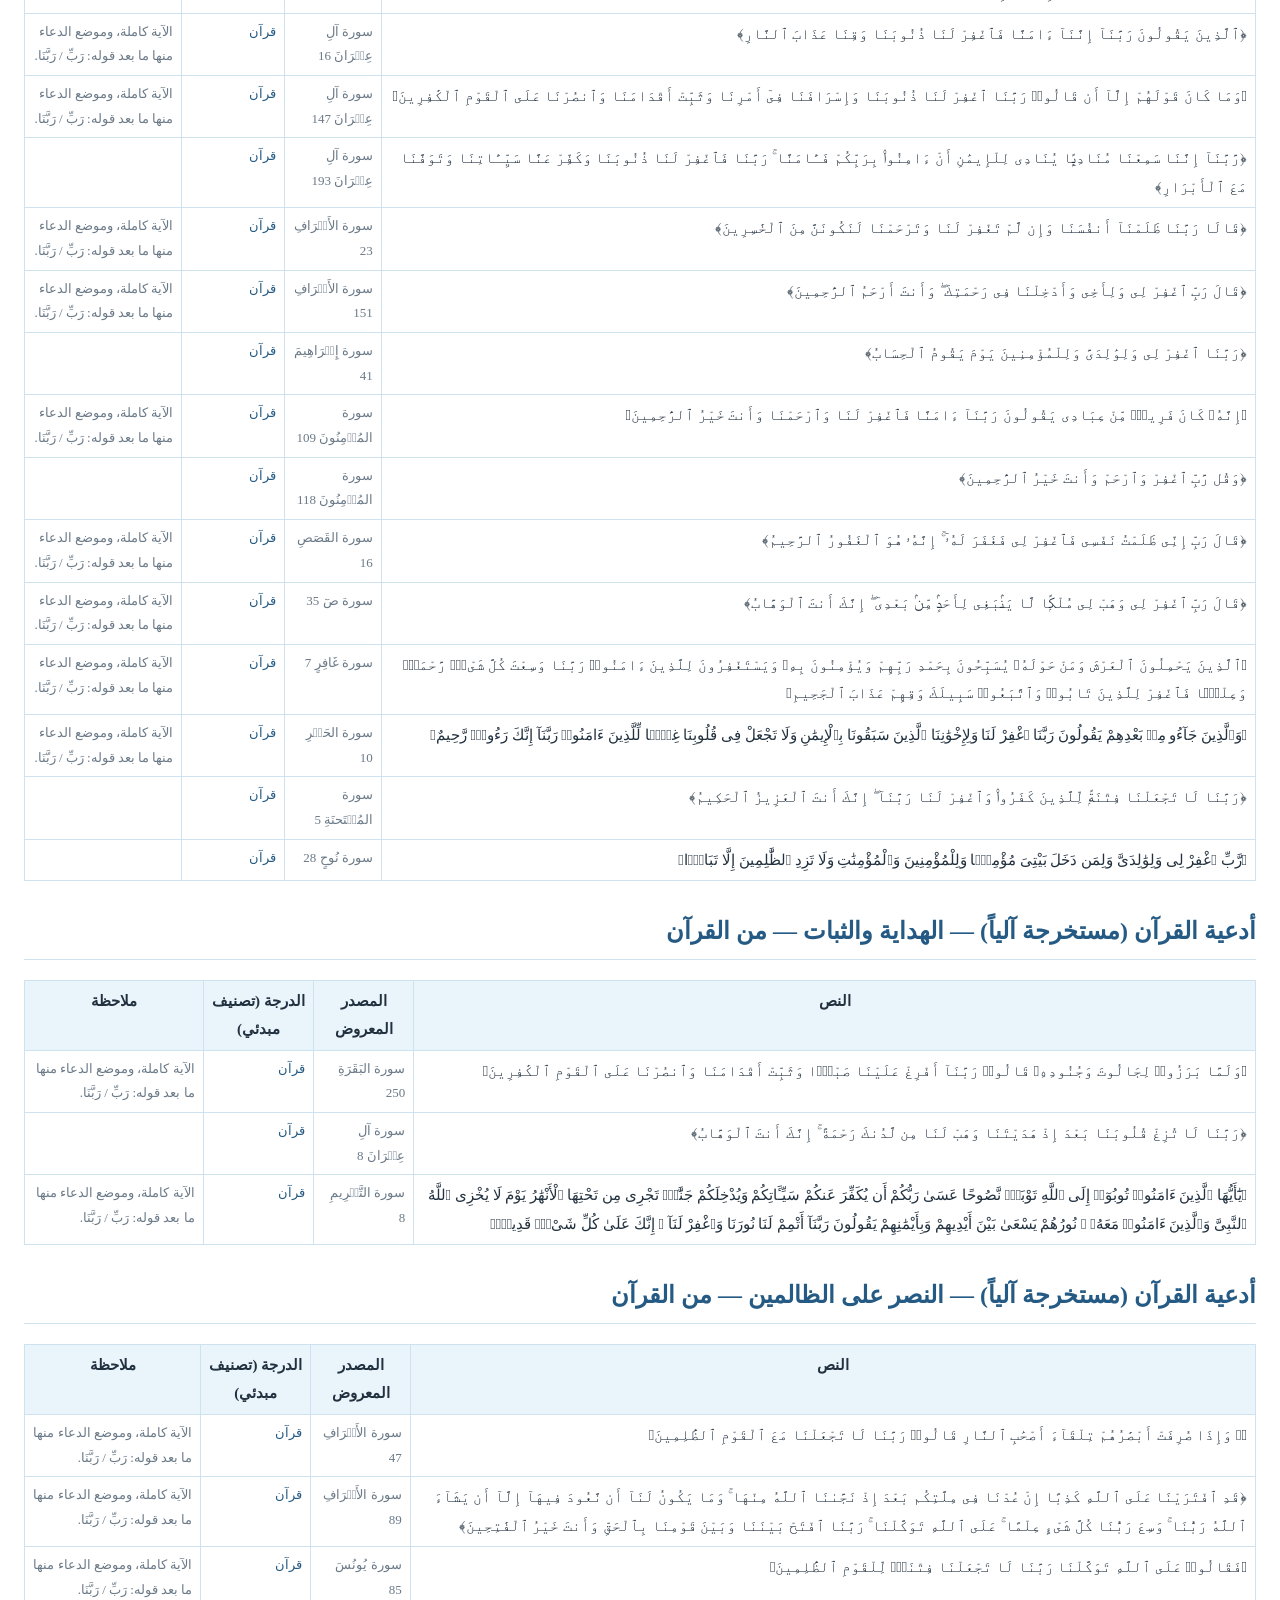
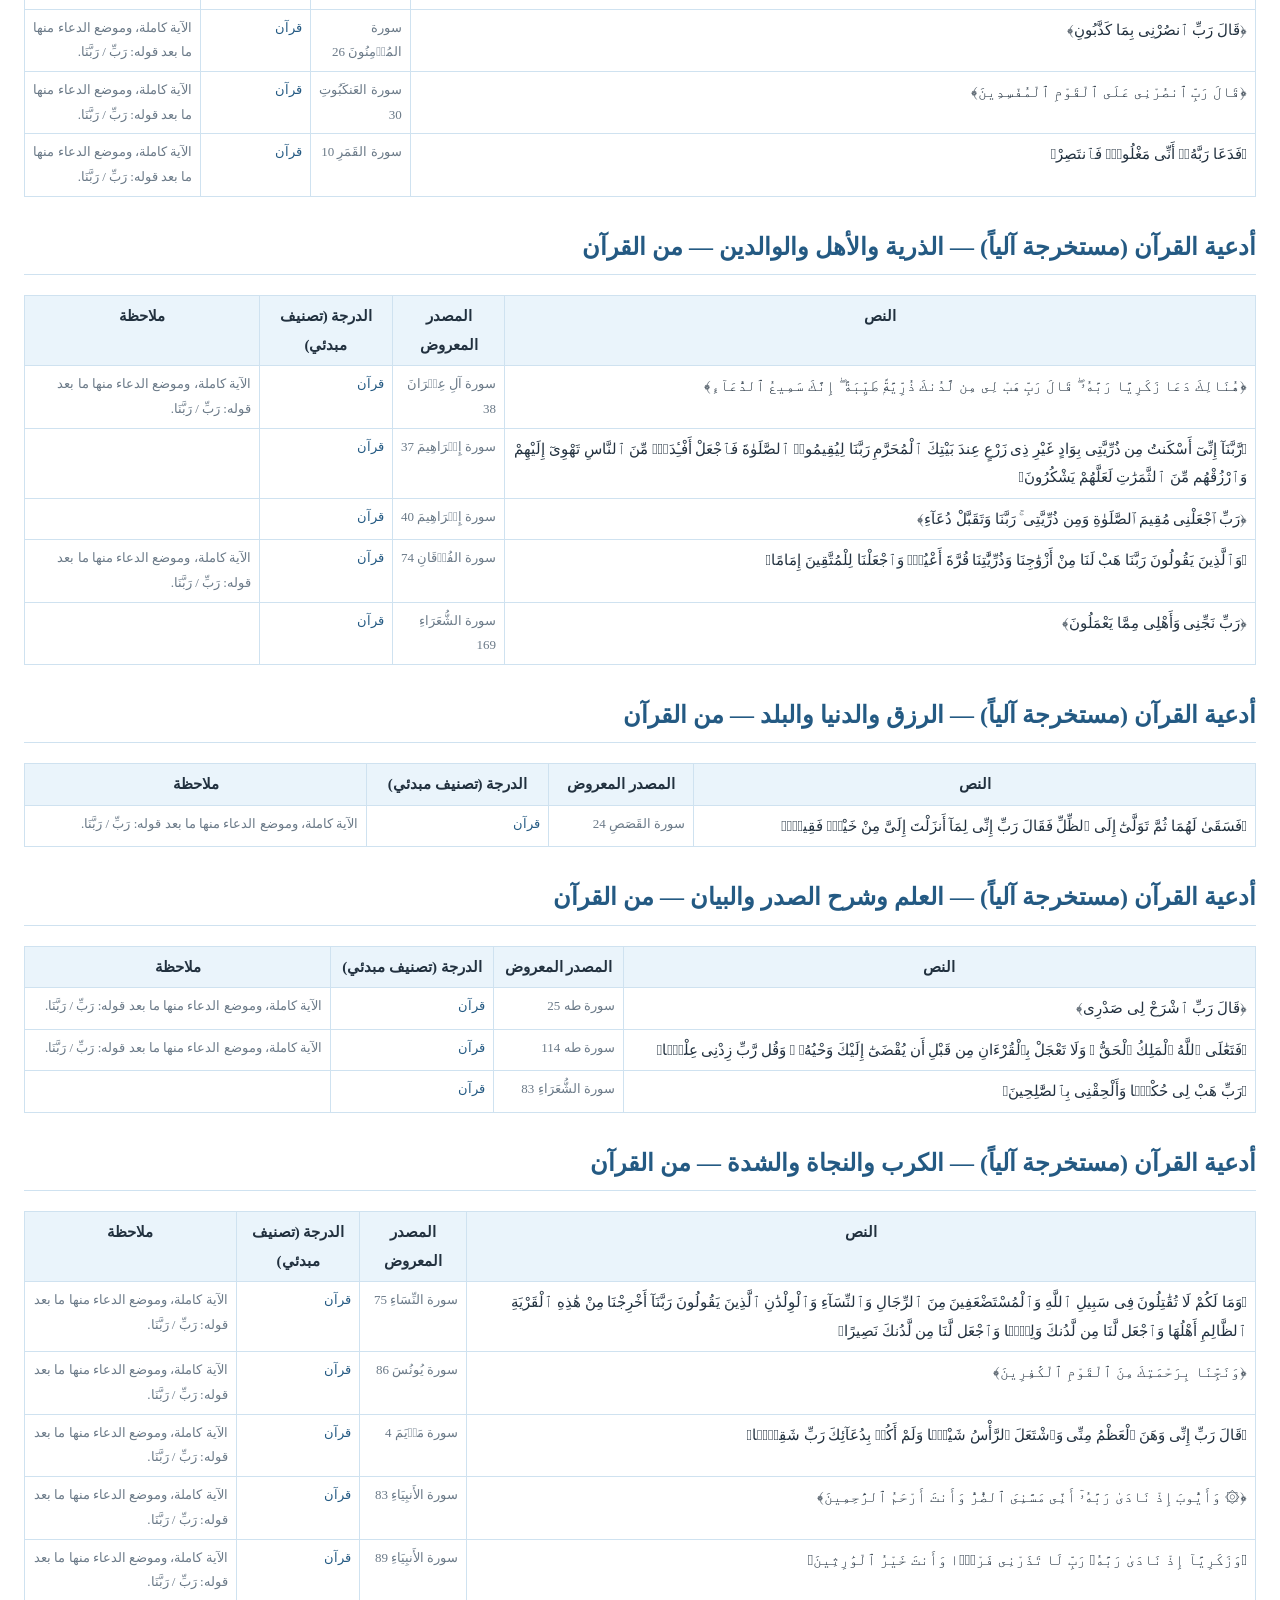
<file: review-shariah.html>
<!doctype html><html lang="ar" dir="rtl"><meta charset="utf-8">
<title>ملف المراجعة الشرعية — قانتون</title>
<style>
body{font-family:"Noto Naskh Arabic","Segoe UI",serif;margin:24px;color:#22313f;line-height:1.9}
h1{color:#2f6f9e} h2{color:#245a83;margin-top:28px;border-bottom:1px solid #cfe2f0;padding-bottom:4px}
table{border-collapse:collapse;width:100%;font-size:15px} td,th{border:1px solid #cfe2f0;padding:6px 8px;vertical-align:top}
th{background:#eaf4fb} .g{white-space:nowrap;font-size:13px;color:#245a83} .n{color:#6b7a88;font-size:13px}
.box{background:#eaf4fb;border:1px solid #cfe2f0;border-radius:10px;padding:12px 16px;margin:16px 0}
</style>
<h1>ملف المراجعة الشرعية — تطبيق «قانتون»</h1>
<div class="box">
<p>هذا الملف يحصر كل نص شرعي داخل التطبيق مع مصدره ودرجته كما هو معروض للمستخدم، لعرضه على جهة شرعية مختصة قبل أي اعتماد رسمي.</p>
<p><b>إفصاح:</b> التطبيق طُوِّر بمساعدة الذكاء الاصطناعي، وتصنيف الدرجات أدناه آليّ مبدئي وليس تحقيقاً حديثياً، ومكتبة «أدعية القرآن» استُخرجت آلياً من المصحف وتحتاج تدقيقاً يدوياً. لا يُدّعى اعتماد أي جهة رسمية.</p>
<p><b>إجمالي النصوص:</b> 559</p>
<ul><li>حديث في الصحيحين: 74</li><li>حديث في السنن — يلزم تحقيق الدرجة: 13</li><li>حديث صُحّح: 54</li><li>قرآن: 158</li><li>دعاء مباح — لم يثبت رفعه: 31</li><li>أثر أو اختيار فقهي: 4</li><li>دعاء مباح — منقول، لا يُنسب للنبي ﷺ: 4</li><li>إرشاد عملي — ليس نصاً مرفوعاً: 221</li></ul>
<p><b>المطلوب من المراجع:</b> (1) تصحيح أي نسبة خاطئة، (2) تحديد درجة أحاديث السنن، (3) حذف أو تعديل ما لا يصح، (4) مراجعة أعداد التكرار والأوقات، (5) مراجعة آيات الدعاء المستخرجة آلياً.</p>
</div>
<h2>أذكار أدبار الصلوات</h2><table><tr><th>النص</th><th>المصدر المعروض</th><th>الدرجة (تصنيف مبدئي)</th><th>ملاحظة</th></tr><tr><td>أَسْتَغْفِرُ اللَّهَ</td><td class="n">مسلم</td><td class="g">حديث في الصحيحين</td><td class="n">التكرار: 3 — تُقال مباشرة بعد السلام من كل فريضة.</td></tr><tr><td>اللَّهُمَّ أَنْتَ السَّلَامُ، وَمِنْكَ السَّلَامُ، تَبَارَكْتَ يَا ذَا الْجَلَالِ وَالْإِكْرَامِ</td><td class="n">مسلم</td><td class="g">حديث في الصحيحين</td><td class="n"></td></tr><tr><td>لَا إِلَهَ إِلَّا اللَّهُ وَحْدَهُ لَا شَرِيكَ لَهُ، لَهُ الْمُلْكُ وَلَهُ الْحَمْدُ وَهُوَ عَلَى كُلِّ شَيْءٍ قَدِيرٌ، اللَّهُمَّ لَا مَانِعَ لِمَا أَعْطَيْتَ، وَلَا مُعْطِيَ لِمَا مَنَعْتَ، وَلَا يَنْفَعُ ذَا الْجَدِّ مِنْكَ الْجَدُّ</td><td class="n">البخاري ومسلم</td><td class="g">حديث في الصحيحين</td><td class="n"></td></tr><tr><td>لَا إِلَهَ إِلَّا اللَّهُ وَحْدَهُ لَا شَرِيكَ لَهُ، لَهُ الْمُلْكُ وَلَهُ الْحَمْدُ وَهُوَ عَلَى كُلِّ شَيْءٍ قَدِيرٌ، لَا حَوْلَ وَلَا قُوَّةَ إِلَّا بِاللَّهِ، لَا إِلَهَ إِلَّا اللَّهُ، وَلَا نَعْبُدُ إِلَّا إِيَّاهُ، لَهُ النِّعْمَةُ وَلَهُ الْفَضْلُ وَلَهُ الثَّنَاءُ الْحَسَنُ، لَا إِلَهَ إِلَّا اللَّهُ مُخْلِصِينَ لَهُ الدِّينَ وَلَوْ كَرِهَ الْكَافِرُونَ</td><td class="n">مسلم</td><td class="g">حديث في الصحيحين</td><td class="n"></td></tr><tr><td>سُبْحَانَ اللَّهِ</td><td class="n">مسلم</td><td class="g">حديث في الصحيحين</td><td class="n">التكرار: 33 — من قالها دُبر كل صلاة مع أختيها غُفرت خطاياه وإن كانت مثل زبد البحر.</td></tr><tr><td>الْحَمْدُ لِلَّهِ</td><td class="n">مسلم</td><td class="g">حديث في الصحيحين</td><td class="n">التكرار: 33 —</td></tr><tr><td>اللَّهُ أَكْبَرُ</td><td class="n">مسلم</td><td class="g">حديث في الصحيحين</td><td class="n">التكرار: 33 —</td></tr><tr><td>لَا إِلَهَ إِلَّا اللَّهُ وَحْدَهُ لَا شَرِيكَ لَهُ، لَهُ الْمُلْكُ وَلَهُ الْحَمْدُ وَهُوَ عَلَى كُلِّ شَيْءٍ قَدِيرٌ (تمام المائة)</td><td class="n">مسلم</td><td class="g">حديث في الصحيحين</td><td class="n"></td></tr><tr><td>آيَةُ الْكُرْسِيِّ: اللَّهُ لَا إِلَهَ إِلَّا هُوَ الْحَيُّ الْقَيُّومُ… وَهُوَ الْعَلِيُّ الْعَظِيمُ</td><td class="n">النسائي في الكبرى وصححه الألباني</td><td class="g">حديث في السنن — يلزم تحقيق الدرجة</td><td class="n">من قرأها دُبر كل صلاة لم يمنعه من دخول الجنة إلا أن يموت.</td></tr><tr><td>قُلْ هُوَ اللَّهُ أَحَدٌ، وَقُلْ أَعُوذُ بِرَبِّ الْفَلَقِ، وَقُلْ أَعُوذُ بِرَبِّ النَّاسِ</td><td class="n">أبو داود والترمذي (صحيح)</td><td class="g">حديث صُحّح</td><td class="n">وتُقرأ ثلاثاً بعد الفجر والمغرب.</td></tr><tr><td>اللَّهُمَّ أَعِنِّي عَلَى ذِكْرِكَ وَشُكْرِكَ وَحُسْنِ عِبَادَتِكَ</td><td class="n">أبو داود والنسائي (صحيح)</td><td class="g">حديث صُحّح</td><td class="n"></td></tr><tr><td>اللَّهُمَّ أَجِرْنِي مِنَ النَّارِ</td><td class="n">أبو داود (صحيح)</td><td class="g">حديث صُحّح</td><td class="n">التكرار: 7 — بعد الفجر والمغرب خاصة، قبل أن تتكلم.</td></tr><tr><td>لَا إِلَهَ إِلَّا اللَّهُ وَحْدَهُ لَا شَرِيكَ لَهُ، لَهُ الْمُلْكُ وَلَهُ الْحَمْدُ، يُحْيِي وَيُمِيتُ وَهُوَ عَلَى كُلِّ شَيْءٍ قَدِيرٌ</td><td class="n">الترمذي (حسن صحيح)</td><td class="g">حديث صُحّح</td><td class="n">التكرار: 10 — بعد المغرب والفجر خاصة.</td></tr><tr><td>اللَّهُمَّ إِنِّي أَسْأَلُكَ عِلْمًا نَافِعًا، وَرِزْقًا طَيِّبًا، وَعَمَلًا مُتَقَبَّلًا</td><td class="n">ابن ماجه (صحيح)</td><td class="g">حديث صُحّح</td><td class="n">بعد صلاة الفجر.</td></tr></table><h2>أذكار الصباح والمساء</h2><table><tr><th>النص</th><th>المصدر المعروض</th><th>الدرجة (تصنيف مبدئي)</th><th>ملاحظة</th></tr><tr><td>آيَةُ الْكُرْسِيِّ</td><td class="n">النسائي والحاكم (صحيح)</td><td class="g">حديث صُحّح</td><td class="n">من قرأها حين يصبح أُجير من الجن حتى يمسي.</td></tr><tr><td>قُلْ هُوَ اللَّهُ أَحَدٌ + الْمُعَوِّذَتَانِ</td><td class="n">أبو داود والترمذي (صحيح)</td><td class="g">حديث صُحّح</td><td class="n">التكرار: 3 — «تكفيك من كل شيء».</td></tr><tr><td>سيّد الاستغفار: اللَّهُمَّ أَنْتَ رَبِّي لَا إِلَهَ إِلَّا أَنْتَ، خَلَقْتَنِي وَأَنَا عَبْدُكَ، وَأَنَا عَلَى عَهْدِكَ وَوَعْدِكَ مَا اسْتَطَعْتُ، أَعُوذُ بِكَ مِنْ شَرِّ مَا صَنَعْتُ، أَبُوءُ لَكَ بِنِعْمَتِكَ عَلَيَّ، وَأَبُوءُ بِذَنْبِي فَاغْفِرْ لِي، فَإِنَّهُ لَا يَغْفِرُ الذُّنُوبَ إِلَّا أَنْتَ</td><td class="n">البخاري</td><td class="g">حديث في الصحيحين</td><td class="n"></td></tr><tr><td>أَصْبَحْنَا وَأَصْبَحَ الْمُلْكُ لِلَّهِ، وَالْحَمْدُ لِلَّهِ، لَا إِلَهَ إِلَّا اللَّهُ وَحْدَهُ لَا شَرِيكَ لَهُ… (وفي المساء: أَمْسَيْنَا وَأَمْسَى الْمُلْكُ لِلَّهِ)</td><td class="n">مسلم</td><td class="g">حديث في الصحيحين</td><td class="n"></td></tr><tr><td>اللَّهُمَّ بِكَ أَصْبَحْنَا، وَبِكَ أَمْسَيْنَا، وَبِكَ نَحْيَا، وَبِكَ نَمُوتُ، وَإِلَيْكَ النُّشُورُ</td><td class="n">الترمذي (حسن صحيح)</td><td class="g">حديث صُحّح</td><td class="n"></td></tr><tr><td>رَضِيتُ بِاللَّهِ رَبًّا، وَبِالْإِسْلَامِ دِينًا، وَبِمُحَمَّدٍ ﷺ نَبِيًّا</td><td class="n">أبو داود والترمذي (صحيح)</td><td class="g">حديث صُحّح</td><td class="n">التكرار: 3 — كان حقاً على الله أن يُرضيه يوم القيامة.</td></tr><tr><td>اللَّهُمَّ عَافِنِي فِي بَدَنِي، اللَّهُمَّ عَافِنِي فِي سَمْعِي، اللَّهُمَّ عَافِنِي فِي بَصَرِي، لَا إِلَهَ إِلَّا أَنْتَ</td><td class="n">أبو داود (حسن)</td><td class="g">حديث في السنن — يلزم تحقيق الدرجة</td><td class="n">التكرار: 3 —</td></tr><tr><td>حَسْبِيَ اللَّهُ لَا إِلَهَ إِلَّا هُوَ، عَلَيْهِ تَوَكَّلْتُ، وَهُوَ رَبُّ الْعَرْشِ الْعَظِيمِ</td><td class="n">أبو داود (صحيح موقوفاً ومرفوعاً)</td><td class="g">حديث صُحّح</td><td class="n">التكرار: 7 — كفاه الله ما أهمّه.</td></tr><tr><td>بِسْمِ اللَّهِ الَّذِي لَا يَضُرُّ مَعَ اسْمِهِ شَيْءٌ فِي الْأَرْضِ وَلَا فِي السَّمَاءِ وَهُوَ السَّمِيعُ الْعَلِيمُ</td><td class="n">أبو داود والترمذي (صحيح)</td><td class="g">حديث صُحّح</td><td class="n">التكرار: 3 — لم يضره شيء.</td></tr><tr><td>أَعُوذُ بِكَلِمَاتِ اللَّهِ التَّامَّاتِ مِنْ شَرِّ مَا خَلَقَ</td><td class="n">مسلم</td><td class="g">حديث في الصحيحين</td><td class="n">التكرار: 3 —</td></tr><tr><td>سُبْحَانَ اللَّهِ وَبِحَمْدِهِ</td><td class="n">البخاري ومسلم</td><td class="g">حديث في الصحيحين</td><td class="n">التكرار: 100 —</td></tr><tr><td>لَا إِلَهَ إِلَّا اللَّهُ وَحْدَهُ لَا شَرِيكَ لَهُ، لَهُ الْمُلْكُ وَلَهُ الْحَمْدُ وَهُوَ عَلَى كُلِّ شَيْءٍ قَدِيرٌ</td><td class="n">البخاري ومسلم</td><td class="g">حديث في الصحيحين</td><td class="n">التكرار: 100 —</td></tr><tr><td>أَسْتَغْفِرُ اللَّهَ وَأَتُوبُ إِلَيْهِ</td><td class="n">مسلم</td><td class="g">حديث في الصحيحين</td><td class="n">التكرار: 100 —</td></tr><tr><td>يَا حَيُّ يَا قَيُّومُ بِرَحْمَتِكَ أَسْتَغِيثُ، أَصْلِحْ لِي شَأْنِي كُلَّهُ، وَلَا تَكِلْنِي إِلَى نَفْسِي طَرْفَةَ عَيْنٍ</td><td class="n">الحاكم والنسائي (صحيح)</td><td class="g">حديث صُحّح</td><td class="n"></td></tr><tr><td>اللَّهُمَّ إِنِّي أَسْأَلُكَ الْعَفْوَ وَالْعَافِيَةَ فِي الدُّنْيَا وَالْآخِرَةِ، اللَّهُمَّ إِنِّي أَسْأَلُكَ الْعَفْوَ وَالْعَافِيَةَ فِي دِينِي وَدُنْيَايَ وَأَهْلِي وَمَالِي، اللَّهُمَّ اسْتُرْ عَوْرَاتِي وَآمِنْ رَوْعَاتِي، اللَّهُمَّ احْفَظْنِي مِنْ بَيْنِ يَدَيَّ وَمِنْ خَلْفِي وَعَنْ يَمِينِي وَعَنْ شِمَالِي وَمِنْ فَوْقِي، وَأَعُوذُ بِعَظَمَتِكَ أَنْ أُغْتَالَ مِنْ تَحْتِي</td><td class="n">أبو داود وابن ماجه (صحيح)</td><td class="g">حديث صُحّح</td><td class="n"></td></tr><tr><td>أَصْبَحْنَا عَلَى فِطْرَةِ الْإِسْلَامِ، وَعَلَى كَلِمَةِ الْإِخْلَاصِ، وَعَلَى دِينِ نَبِيِّنَا مُحَمَّدٍ ﷺ، وَعَلَى مِلَّةِ أَبِينَا إِبْرَاهِيمَ حَنِيفًا مُسْلِمًا وَمَا كَانَ مِنَ الْمُشْرِكِينَ</td><td class="n">أحمد (صحيح)</td><td class="g">حديث صُحّح</td><td class="n"></td></tr><tr><td>سُبْحَانَ اللَّهِ وَبِحَمْدِهِ عَدَدَ خَلْقِهِ، وَرِضَا نَفْسِهِ، وَزِنَةَ عَرْشِهِ، وَمِدَادَ كَلِمَاتِهِ</td><td class="n">مسلم</td><td class="g">حديث في الصحيحين</td><td class="n">التكرار: 3 —</td></tr><tr><td>اللَّهُمَّ صَلِّ وَسَلِّمْ عَلَى نَبِيِّنَا مُحَمَّدٍ</td><td class="n">الطبراني (حسّنه بعض أهل العلم) — والصلاة عليه ثابتة الفضل في مسلم</td><td class="g">حديث في الصحيحين</td><td class="n">التكرار: 10 —</td></tr></table><h2>أدعية الأنبياء — الكرب والضيق والخوف</h2><table><tr><th>النص</th><th>المصدر المعروض</th><th>الدرجة (تصنيف مبدئي)</th><th>ملاحظة</th></tr><tr><td>﴿لَّا إِلَٰهَ إِلَّا أَنتَ سُبْحَانَكَ إِنِّي كُنتُ مِنَ الظَّالِمِينَ﴾</td><td class="n">الأنبياء ٨٧</td><td class="g">قرآن</td><td class="n">يونس ﷺ — «ما دعا بها مسلمٌ في شيء قط إلا استجاب الله له» (الترمذي — صحيح).</td></tr><tr><td>﴿أَنِّي مَسَّنِيَ الضُّرُّ وَأَنتَ أَرْحَمُ الرَّاحِمِينَ﴾</td><td class="n">الأنبياء ٨٣</td><td class="g">قرآن</td><td class="n">أيوب ﷺ</td></tr><tr><td>حَسْبُنَا اللَّهُ وَنِعْمَ الْوَكِيلُ</td><td class="n">آل عمران ١٧٣ — قالها إبراهيم حين أُلقي في النار (البخاري)</td><td class="g">حديث في الصحيحين</td><td class="n">إبراهيم ﷺ</td></tr><tr><td>﴿رَبِّ نَجِّنِي مِنَ الْقَوْمِ الظَّالِمِينَ﴾</td><td class="n">القصص ٢١</td><td class="g">قرآن</td><td class="n">موسى ﷺ</td></tr><tr><td>﴿أَنِّي مَغْلُوبٌ فَانتَصِرْ﴾</td><td class="n">القمر ١٠</td><td class="g">قرآن</td><td class="n">نوح ﷺ</td></tr></table><h2>أدعية الأنبياء — الرزق والحاجة والفقر</h2><table><tr><th>النص</th><th>المصدر المعروض</th><th>الدرجة (تصنيف مبدئي)</th><th>ملاحظة</th></tr><tr><td>﴿رَبِّ إِنِّي لِمَا أَنزَلْتَ إِلَيَّ مِنْ خَيْرٍ فَقِيرٌ﴾</td><td class="n">القصص ٢٤</td><td class="g">قرآن</td><td class="n">موسى ﷺ</td></tr><tr><td>﴿رَبِّ اجْعَلْ هَٰذَا بَلَدًا آمِنًا وَارْزُقْ أَهْلَهُ مِنَ الثَّمَرَاتِ﴾</td><td class="n">البقرة ١٢٦</td><td class="g">قرآن</td><td class="n">إبراهيم ﷺ</td></tr><tr><td>﴿اللَّهُمَّ رَبَّنَا أَنزِلْ عَلَيْنَا مَائِدَةً مِّنَ السَّمَاءِ… وَارْزُقْنَا وَأَنتَ خَيْرُ الرَّازِقِينَ﴾</td><td class="n">المائدة ١١٤</td><td class="g">قرآن</td><td class="n">عيسى ﷺ</td></tr><tr><td>﴿اسْتَغْفِرُوا رَبَّكُمْ إِنَّهُ كَانَ غَفَّارًا ۝ يُرْسِلِ السَّمَاءَ عَلَيْكُم مِّدْرَارًا وَيُمْدِدْكُم بِأَمْوَالٍ وَبَنِينَ﴾</td><td class="n">نوح ١٠–١٢</td><td class="g">قرآن</td><td class="n">نوح ﷺ</td></tr></table><h2>أدعية الأنبياء — الذرية والزواج والأهل</h2><table><tr><th>النص</th><th>المصدر المعروض</th><th>الدرجة (تصنيف مبدئي)</th><th>ملاحظة</th></tr><tr><td>﴿رَبِّ هَبْ لِي مِن لَّدُنكَ ذُرِّيَّةً طَيِّبَةً إِنَّكَ سَمِيعُ الدُّعَاءِ﴾</td><td class="n">آل عمران ٣٨</td><td class="g">قرآن</td><td class="n">زكريا ﷺ</td></tr><tr><td>﴿رَبِّ لَا تَذَرْنِي فَرْدًا وَأَنتَ خَيْرُ الْوَارِثِينَ﴾</td><td class="n">الأنبياء ٨٩</td><td class="g">قرآن</td><td class="n">زكريا ﷺ</td></tr><tr><td>﴿رَبِّ اجْعَلْنِي مُقِيمَ الصَّلَاةِ وَمِن ذُرِّيَّتِي رَبَّنَا وَتَقَبَّلْ دُعَاءِ﴾</td><td class="n">إبراهيم ٤٠</td><td class="g">قرآن</td><td class="n">إبراهيم ﷺ</td></tr><tr><td>﴿رَبِّ هَبْ لِي مِنَ الصَّالِحِينَ﴾</td><td class="n">الصافات ١٠٠</td><td class="g">قرآن</td><td class="n">إبراهيم ﷺ</td></tr><tr><td>﴿رَبَّنَا هَبْ لَنَا مِنْ أَزْوَاجِنَا وَذُرِّيَّاتِنَا قُرَّةَ أَعْيُنٍ وَاجْعَلْنَا لِلْمُتَّقِينَ إِمَامًا﴾</td><td class="n">الفرقان ٧٤</td><td class="g">قرآن</td><td class="n">عباد الرحمن</td></tr></table><h2>أدعية الأنبياء — التوبة والمغفرة</h2><table><tr><th>النص</th><th>المصدر المعروض</th><th>الدرجة (تصنيف مبدئي)</th><th>ملاحظة</th></tr><tr><td>﴿رَبَّنَا ظَلَمْنَا أَنفُسَنَا وَإِن لَّمْ تَغْفِرْ لَنَا وَتَرْحَمْنَا لَنَكُونَنَّ مِنَ الْخَاسِرِينَ﴾</td><td class="n">الأعراف ٢٣</td><td class="g">قرآن</td><td class="n">آدم وحواء</td></tr><tr><td>﴿رَبِّ إِنِّي ظَلَمْتُ نَفْسِي فَاغْفِرْ لِي﴾</td><td class="n">القصص ١٦</td><td class="g">قرآن</td><td class="n">موسى ﷺ</td></tr><tr><td>﴿رَبِّ اغْفِرْ لِي وَلِوَالِدَيَّ وَلِمَن دَخَلَ بَيْتِيَ مُؤْمِنًا وَلِلْمُؤْمِنِينَ وَالْمُؤْمِنَاتِ﴾</td><td class="n">نوح ٢٨</td><td class="g">قرآن</td><td class="n">نوح ﷺ</td></tr><tr><td>﴿رَبَّنَا اغْفِرْ لِي وَلِوَالِدَيَّ وَلِلْمُؤْمِنِينَ يَوْمَ يَقُومُ الْحِسَابُ﴾</td><td class="n">إبراهيم ٤١</td><td class="g">قرآن</td><td class="n">إبراهيم ﷺ</td></tr></table><h2>أدعية الأنبياء — العلم والفهم وشرح الصدر</h2><table><tr><th>النص</th><th>المصدر المعروض</th><th>الدرجة (تصنيف مبدئي)</th><th>ملاحظة</th></tr><tr><td>﴿رَبِّ اشْرَحْ لِي صَدْرِي ۝ وَيَسِّرْ لِي أَمْرِي ۝ وَاحْلُلْ عُقْدَةً مِّن لِّسَانِي ۝ يَفْقَهُوا قَوْلِي﴾</td><td class="n">طه ٢٥–٢٨</td><td class="g">قرآن</td><td class="n">موسى ﷺ — تُقال قبل الامتحان أو الاجتماع أو الكلام الصعب.</td></tr><tr><td>﴿رَّبِّ زِدْنِي عِلْمًا﴾</td><td class="n">طه ١١٤</td><td class="g">قرآن</td><td class="n">محمد ﷺ</td></tr><tr><td>﴿رَبِّ أَوْزِعْنِي أَنْ أَشْكُرَ نِعْمَتَكَ… وَأَنْ أَعْمَلَ صَالِحًا تَرْضَاهُ وَأَدْخِلْنِي بِرَحْمَتِكَ فِي عِبَادِكَ الصَّالِحِينَ﴾</td><td class="n">النمل ١٩</td><td class="g">قرآن</td><td class="n">سليمان ﷺ</td></tr><tr><td>﴿رَبِّ هَبْ لِي حُكْمًا وَأَلْحِقْنِي بِالصَّالِحِينَ﴾</td><td class="n">الشعراء ٨٣</td><td class="g">قرآن</td><td class="n">إبراهيم ﷺ</td></tr></table><h2>أدعية الأنبياء — الظلم والنصر على الأعداء</h2><table><tr><th>النص</th><th>المصدر المعروض</th><th>الدرجة (تصنيف مبدئي)</th><th>ملاحظة</th></tr><tr><td>﴿رَبِّ انصُرْنِي بِمَا كَذَّبُونِ﴾</td><td class="n">المؤمنون ٢٦</td><td class="g">قرآن</td><td class="n">نوح ﷺ</td></tr><tr><td>﴿رَبَّنَا اطْمِسْ عَلَىٰ أَمْوَالِهِمْ وَاشْدُدْ عَلَىٰ قُلُوبِهِمْ فَلَا يُؤْمِنُوا حَتَّىٰ يَرَوُا الْعَذَابَ الْأَلِيمَ﴾</td><td class="n">يونس ٨٨</td><td class="g">قرآن</td><td class="n">موسى ﷺ — دعاء على ظالمٍ مصرٍّ، ولا يُتعدّى فيه؛ والأصل الدعاء بقدر المظلمة.</td></tr><tr><td>﴿رَبِّ نَجِّنِي وَأَهْلِي مِمَّا يَعْمَلُونَ﴾</td><td class="n">الشعراء ١٦٩</td><td class="g">قرآن</td><td class="n">لوط ﷺ</td></tr><tr><td>﴿رَبَّنَا أَفْرِغْ عَلَيْنَا صَبْرًا وَثَبِّتْ أَقْدَامَنَا وَانصُرْنَا عَلَى الْقَوْمِ الْكَافِرِينَ﴾</td><td class="n">البقرة ٢٥٠</td><td class="g">قرآن</td><td class="n">المؤمنون</td></tr></table><h2>أدعية الأنبياء — الثبات وحسن الخاتمة</h2><table><tr><th>النص</th><th>المصدر المعروض</th><th>الدرجة (تصنيف مبدئي)</th><th>ملاحظة</th></tr><tr><td>﴿تَوَفَّنِي مُسْلِمًا وَأَلْحِقْنِي بِالصَّالِحِينَ﴾</td><td class="n">يوسف ١٠١</td><td class="g">قرآن</td><td class="n">يوسف ﷺ</td></tr><tr><td>﴿وَاجْنُبْنِي وَبَنِيَّ أَن نَّعْبُدَ الْأَصْنَامَ﴾</td><td class="n">إبراهيم ٣٥</td><td class="g">قرآن</td><td class="n">إبراهيم ﷺ</td></tr><tr><td>﴿رَبَّنَا لَا تُزِغْ قُلُوبَنَا بَعْدَ إِذْ هَدَيْتَنَا وَهَبْ لَنَا مِن لَّدُنكَ رَحْمَةً إِنَّكَ أَنتَ الْوَهَّابُ﴾</td><td class="n">آل عمران ٨</td><td class="g">قرآن</td><td class="n">الراسخون في العلم</td></tr><tr><td>﴿رَبَّنَا آتِنَا مِن لَّدُنكَ رَحْمَةً وَهَيِّئْ لَنَا مِنْ أَمْرِنَا رَشَدًا﴾</td><td class="n">الكهف ١٠</td><td class="g">قرآن</td><td class="n">أصحاب الكهف</td></tr></table><h2>أدعية الأنبياء — التوكل والاعتماد على الله</h2><table><tr><th>النص</th><th>المصدر المعروض</th><th>الدرجة (تصنيف مبدئي)</th><th>ملاحظة</th></tr><tr><td>﴿رَّبَّنَا عَلَيْكَ تَوَكَّلْنَا وَإِلَيْكَ أَنَبْنَا وَإِلَيْكَ الْمَصِيرُ﴾</td><td class="n">الممتحنة ٤</td><td class="g">قرآن</td><td class="n">إبراهيم ومن معه</td></tr><tr><td>﴿عَلَيْهِ تَوَكَّلْتُ وَإِلَيْهِ أُنِيبُ﴾</td><td class="n">هود ٨٨</td><td class="g">قرآن</td><td class="n">شعيب ﷺ</td></tr><tr><td>﴿إِنِّي تَوَكَّلْتُ عَلَى اللَّهِ رَبِّي وَرَبِّكُم مَّا مِن دَابَّةٍ إِلَّا هُوَ آخِذٌ بِنَاصِيَتِهَا﴾</td><td class="n">هود ٥٦</td><td class="g">قرآن</td><td class="n">هود ﷺ</td></tr></table><h2>أدعية الأنبياء — قبول العمل والعبادة</h2><table><tr><th>النص</th><th>المصدر المعروض</th><th>الدرجة (تصنيف مبدئي)</th><th>ملاحظة</th></tr><tr><td>﴿رَبَّنَا تَقَبَّلْ مِنَّا إِنَّكَ أَنتَ السَّمِيعُ الْعَلِيمُ﴾</td><td class="n">البقرة ١٢٧</td><td class="g">قرآن</td><td class="n">إبراهيم وإسماعيل — تُقال عقب كل عبادة: صلاة، طواف، سعي، صدقة.</td></tr><tr><td>﴿رَبَّنَا وَاجْعَلْنَا مُسْلِمَيْنِ لَكَ وَمِن ذُرِّيَّتِنَا أُمَّةً مُّسْلِمَةً لَّكَ وَأَرِنَا مَنَاسِكَنَا وَتُبْ عَلَيْنَا﴾</td><td class="n">البقرة ١٢٨</td><td class="g">قرآن</td><td class="n">إبراهيم ﷺ — مناسِبٌ في العمرة والحج.</td></tr><tr><td>﴿رَّبِّ أَدْخِلْنِي مُدْخَلَ صِدْقٍ وَأَخْرِجْنِي مُخْرَجَ صِدْقٍ وَاجْعَل لِّي مِن لَّدُنكَ سُلْطَانًا نَّصِيرًا﴾</td><td class="n">الإسراء ٨٠</td><td class="g">قرآن</td><td class="n">محمد ﷺ</td></tr></table><h2>أدعية مصنفة — النصر والتمكين ونصرة المستضعفين</h2><table><tr><th>النص</th><th>المصدر المعروض</th><th>الدرجة (تصنيف مبدئي)</th><th>ملاحظة</th></tr><tr><td>﴿رَبَّنَا أَفْرِغْ عَلَيْنَا صَبْرًا وَثَبِّتْ أَقْدَامَنَا وَانصُرْنَا عَلَى الْقَوْمِ الْكَافِرِينَ﴾</td><td class="n">البقرة ٢٥٠</td><td class="g">قرآن</td><td class="n"></td></tr><tr><td>﴿رَبَّنَا لَا تَجْعَلْنَا فِتْنَةً لِّلْقَوْمِ الظَّالِمِينَ وَنَجِّنَا بِرَحْمَتِكَ مِنَ الْقَوْمِ الْكَافِرِينَ﴾</td><td class="n">يونس ٨٥-٨٦</td><td class="g">قرآن</td><td class="n"></td></tr><tr><td>﴿رَبِّ إِنِّي مَغْلُوبٌ فَانتَصِرْ﴾</td><td class="n">القمر ١٠ — دعاء نوح عليه السلام</td><td class="g">قرآن</td><td class="n"></td></tr><tr><td>﴿رَبِّ انصُرْنِي بِمَا كَذَّبُونِ﴾</td><td class="n">المؤمنون ٢٦</td><td class="g">قرآن</td><td class="n"></td></tr><tr><td>﴿رَبِّ انصُرْنِي عَلَى الْقَوْمِ الْمُفْسِدِينَ﴾</td><td class="n">العنكبوت ٣٠</td><td class="g">قرآن</td><td class="n"></td></tr><tr><td>﴿رَبَّنَا أَفْرِغْ عَلَيْنَا صَبْرًا وَتَوَفَّنَا مُسْلِمِينَ﴾</td><td class="n">الأعراف ١٢٦</td><td class="g">قرآن</td><td class="n"></td></tr><tr><td>﴿حَسْبُنَا اللَّهُ وَنِعْمَ الْوَكِيلُ﴾</td><td class="n">آل عمران ١٧٣ — قالها إبراهيم حين أُلقي في النار ومحمد ﷺ وأصحابه (البخاري)</td><td class="g">قرآن</td><td class="n"></td></tr><tr><td>﴿رَبَّنَا أَخْرِجْنَا مِنْ هَٰذِهِ الْقَرْيَةِ الظَّالِمِ أَهْلُهَا وَاجْعَل لَّنَا مِن لَّدُنكَ وَلِيًّا وَاجْعَل لَّنَا مِن لَّدُنكَ نَصِيرًا﴾</td><td class="n">النساء ٧٥</td><td class="g">قرآن</td><td class="n"></td></tr><tr><td>اللَّهُمَّ مُنْزِلَ الْكِتَابِ، سَرِيعَ الْحِسَابِ، اهْزِمِ الْأَحْزَابَ، اللَّهُمَّ اهْزِمْهُمْ وَزَلْزِلْهُمْ</td><td class="n">البخاري ومسلم — دعاؤه ﷺ على الأحزاب</td><td class="g">حديث في الصحيحين</td><td class="n"></td></tr><tr><td>اللَّهُمَّ أَنْزِلْ نَصْرَكَ، اللَّهُمَّ أَنْجِزْ لِي مَا وَعَدْتَنِي، اللَّهُمَّ إِنْ تَهْلِكْ هَذِهِ الْعِصَابَةُ مِنْ أَهْلِ الْإِسْلَامِ لَا تُعْبَدْ فِي الْأَرْضِ</td><td class="n">مسلم — دعاؤه ﷺ يوم بدر</td><td class="g">حديث في الصحيحين</td><td class="n"></td></tr><tr><td>اللَّهُمَّ إِنَّا نَجْعَلُكَ فِي نُحُورِهِمْ، وَنَعُوذُ بِكَ مِنْ شُرُورِهِمْ</td><td class="n">أبو داود والنسائي (صحيح) — عند لقاء العدو</td><td class="g">حديث صُحّح</td><td class="n"></td></tr><tr><td>اللَّهُمَّ أَنْتَ عَضُدِي، وَأَنْتَ نَصِيرِي، بِكَ أَحُولُ، وَبِكَ أَصُولُ، وَبِكَ أُقَاتِلُ</td><td class="n">أبو داود والترمذي (صحيح)</td><td class="g">حديث صُحّح</td><td class="n"></td></tr><tr><td>يَا حَيُّ يَا قَيُّومُ بِرَحْمَتِكَ أَسْتَغِيثُ، أَصْلِحْ لِي شَأْنِي كُلَّهُ، وَلَا تَكِلْنِي إِلَى نَفْسِي طَرْفَةَ عَيْنٍ</td><td class="n">النسائي في الكبرى (حسن)</td><td class="g">حديث في السنن — يلزم تحقيق الدرجة</td><td class="n"></td></tr><tr><td>اللَّهُمَّ أَنْجِ الْمُسْتَضْعَفِينَ مِنَ الْمُؤْمِنِينَ، اللَّهُمَّ اشْدُدْ وَطْأَتَكَ عَلَى الظَّالِمِينَ</td><td class="n">البخاري ومسلم — قنوت النبي ﷺ للمستضعفين</td><td class="g">حديث في الصحيحين</td><td class="n"></td></tr><tr><td>حَسْبِيَ اللَّهُ لَا إِلَٰهَ إِلَّا هُوَ، عَلَيْهِ تَوَكَّلْتُ، وَهُوَ رَبُّ الْعَرْشِ الْعَظِيمِ</td><td class="n">التوبة ١٢٩ — أبو داود (حسن) لمن أهمّه أمر</td><td class="g">حديث في السنن — يلزم تحقيق الدرجة</td><td class="n"></td></tr><tr><td>اللَّهُمَّ رُدَّ إِلَيَّ حَقِّي، وَانْصُرْنِي عَلَى مَنْ ظَلَمَنِي بِعَدْلِكَ، وَلَا تَجْعَلْ لِي عِنْدَ أَحَدٍ مَظْلَمَةً</td><td class="n">دعاء مباح — بمعنى ما ورد؛ وادعُ بالعدل لا بالاعتداء</td><td class="g">دعاء مباح — لم يثبت رفعه</td><td class="n"></td></tr><tr><td>﴿رَبَّنَا افْتَحْ بَيْنَنَا وَبَيْنَ قَوْمِنَا بِالْحَقِّ وَأَنتَ خَيْرُ الْفَاتِحِينَ﴾</td><td class="n">الأعراف ٨٩</td><td class="g">قرآن</td><td class="n"></td></tr><tr><td>اللَّهُمَّ إِنِّي أَعُوذُ بِكَ مِنْ غَلَبَةِ الدَّيْنِ، وَغَلَبَةِ الْعَدُوِّ، وَشَمَاتَةِ الْأَعْدَاءِ</td><td class="n">النسائي (صحيح)</td><td class="g">حديث صُحّح</td><td class="n"></td></tr><tr><td>اللَّهُمَّ بِكَ أُحَاوِلُ، وَبِكَ أُصَاوِلُ، وَبِكَ أُقَاتِلُ</td><td class="n">أبو داود (حسن)</td><td class="g">حديث في السنن — يلزم تحقيق الدرجة</td><td class="n"></td></tr><tr><td>اللَّهُمَّ انْصُرْ مَنْ نَصَرَ الدِّينَ، وَاخْذُلْ مَنْ خَذَلَ الْمُسْلِمِينَ، وَاجْعَلْ كَلِمَتَنَا كَلِمَةَ حَقٍّ وَعَدْلٍ</td><td class="n">دعاء مباح — ليس حديثاً</td><td class="g">دعاء مباح — لم يثبت رفعه</td><td class="n"></td></tr></table><h2>أدعية مصنفة — آيات تثبيت عند الشدة (قرآن — تُقرأ للتثبيت لا كدعاء)</h2><table><tr><th>النص</th><th>المصدر المعروض</th><th>الدرجة (تصنيف مبدئي)</th><th>ملاحظة</th></tr><tr><td>﴿وَاصْبِرْ لِحُكْمِ رَبِّكَ فَإِنَّكَ بِأَعْيُنِنَا﴾</td><td class="n">الطور ٤٨</td><td class="g">قرآن</td><td class="n"></td></tr><tr><td>﴿وَاصْنَعِ الْفُلْكَ بِأَعْيُنِنَا وَوَحْيِنَا﴾</td><td class="n">هود ٣٧</td><td class="g">قرآن</td><td class="n"></td></tr><tr><td>﴿لَا تَحْزَنْ إِنَّ اللَّهَ مَعَنَا﴾</td><td class="n">التوبة ٤٠</td><td class="g">قرآن</td><td class="n"></td></tr><tr><td>﴿إِنَّ مَعِيَ رَبِّي سَيَهْدِينِ﴾</td><td class="n">الشعراء ٦٢</td><td class="g">قرآن</td><td class="n"></td></tr><tr><td>﴿قَالَ لَا تَخَافَا إِنَّنِي مَعَكُمَا أَسْمَعُ وَأَرَىٰ﴾</td><td class="n">طه ٤٦</td><td class="g">قرآن</td><td class="n"></td></tr><tr><td>﴿وَمَا النَّصْرُ إِلَّا مِنْ عِندِ اللَّهِ الْعَزِيزِ الْحَكِيمِ﴾</td><td class="n">آل عمران ١٢٦</td><td class="g">قرآن</td><td class="n"></td></tr><tr><td>﴿إِن يَنصُرْكُمُ اللَّهُ فَلَا غَالِبَ لَكُمْ﴾</td><td class="n">آل عمران ١٦٠</td><td class="g">قرآن</td><td class="n"></td></tr><tr><td>﴿أَلَيْسَ اللَّهُ بِكَافٍ عَبْدَهُ﴾</td><td class="n">الزمر ٣٦</td><td class="g">قرآن</td><td class="n"></td></tr><tr><td>﴿وَلَا تَحْسَبَنَّ اللَّهَ غَافِلًا عَمَّا يَعْمَلُ الظَّالِمُونَ﴾</td><td class="n">إبراهيم ٤٢</td><td class="g">قرآن</td><td class="n"></td></tr><tr><td>﴿فَإِنَّ مَعَ الْعُسْرِ يُسْرًا • إِنَّ مَعَ الْعُسْرِ يُسْرًا﴾</td><td class="n">الشرح ٥-٦</td><td class="g">قرآن</td><td class="n"></td></tr></table><h2>أدعية مصنفة — للنفس: الهداية والثبات وصلاح القلب</h2><table><tr><th>النص</th><th>المصدر المعروض</th><th>الدرجة (تصنيف مبدئي)</th><th>ملاحظة</th></tr><tr><td>يَا مُقَلِّبَ الْقُلُوبِ ثَبِّتْ قَلْبِي عَلَى دِينِكَ</td><td class="n">الترمذي (حسن صحيح)</td><td class="g">حديث صُحّح</td><td class="n"></td></tr><tr><td>اللَّهُمَّ إِنِّي أَسْأَلُكَ الْهُدَى وَالتُّقَى وَالْعَفَافَ وَالْغِنَى</td><td class="n">مسلم</td><td class="g">حديث في الصحيحين</td><td class="n"></td></tr><tr><td>اللَّهُمَّ آتِ نَفْسِي تَقْوَاهَا، وَزَكِّهَا أَنْتَ خَيْرُ مَنْ زَكَّاهَا، أَنْتَ وَلِيُّهَا وَمَوْلَاهَا</td><td class="n">مسلم</td><td class="g">حديث في الصحيحين</td><td class="n"></td></tr><tr><td>اللَّهُمَّ أَصْلِحْ لِي دِينِي الَّذِي هُوَ عِصْمَةُ أَمْرِي، وَأَصْلِحْ لِي دُنْيَايَ الَّتِي فِيهَا مَعَاشِي، وَأَصْلِحْ لِي آخِرَتِي الَّتِي فِيهَا مَعَادِي</td><td class="n">مسلم</td><td class="g">حديث في الصحيحين</td><td class="n"></td></tr><tr><td>اللَّهُمَّ إِنِّي أَسْأَلُكَ الثَّبَاتَ فِي الْأَمْرِ، وَالْعَزِيمَةَ عَلَى الرُّشْدِ، وَأَسْأَلُكَ قَلْبًا سَلِيمًا، وَلِسَانًا صَادِقًا</td><td class="n">الترمذي والنسائي (صحيح)</td><td class="g">حديث صُحّح</td><td class="n"></td></tr><tr><td>﴿رَبَّنَا لَا تُزِغْ قُلُوبَنَا بَعْدَ إِذْ هَدَيْتَنَا وَهَبْ لَنَا مِن لَّدُنكَ رَحْمَةً إِنَّكَ أَنتَ الْوَهَّابُ﴾</td><td class="n">آل عمران ٨</td><td class="g">قرآن</td><td class="n"></td></tr><tr><td>اللَّهُمَّ اهْدِنِي لِأَحْسَنِ الْأَخْلَاقِ لَا يَهْدِي لِأَحْسَنِهَا إِلَّا أَنْتَ، وَاصْرِفْ عَنِّي سَيِّئَهَا لَا يَصْرِفُ عَنِّي سَيِّئَهَا إِلَّا أَنْتَ</td><td class="n">مسلم</td><td class="g">حديث في الصحيحين</td><td class="n"></td></tr></table><h2>أدعية مصنفة — للرزق والعمل وقضاء الدَّين</h2><table><tr><th>النص</th><th>المصدر المعروض</th><th>الدرجة (تصنيف مبدئي)</th><th>ملاحظة</th></tr><tr><td>اللَّهُمَّ اكْفِنِي بِحَلَالِكَ عَنْ حَرَامِكَ، وَأَغْنِنِي بِفَضْلِكَ عَمَّنْ سِوَاكَ</td><td class="n">الترمذي (حسن)</td><td class="g">حديث في السنن — يلزم تحقيق الدرجة</td><td class="n"></td></tr><tr><td>اللَّهُمَّ إِنِّي أَعُوذُ بِكَ مِنَ الْهَمِّ وَالْحَزَنِ، وَالْعَجْزِ وَالْكَسَلِ، وَالْبُخْلِ وَالْجُبْنِ، وَضَلَعِ الدَّيْنِ وَغَلَبَةِ الرِّجَالِ</td><td class="n">البخاري</td><td class="g">حديث في الصحيحين</td><td class="n"></td></tr><tr><td>اللَّهُمَّ إِنِّي أَسْأَلُكَ عِلْمًا نَافِعًا، وَرِزْقًا طَيِّبًا، وَعَمَلًا مُتَقَبَّلًا</td><td class="n">ابن ماجه (صحيح)</td><td class="g">حديث صُحّح</td><td class="n"></td></tr><tr><td>﴿رَبِّ إِنِّي لِمَا أَنزَلْتَ إِلَيَّ مِنْ خَيْرٍ فَقِيرٌ﴾</td><td class="n">القصص ٢٤</td><td class="g">قرآن</td><td class="n"></td></tr><tr><td>لَا إِلَهَ إِلَّا أَنْتَ سُبْحَانَكَ إِنِّي كُنْتُ مِنَ الظَّالِمِينَ</td><td class="n">الترمذي (صحيح) — دعوة ذي النون، ما دعا بها مكروب إلا استجاب الله له</td><td class="g">حديث صُحّح</td><td class="n"></td></tr><tr><td>اللَّهُمَّ بَارِكْ لِي فِيمَا رَزَقْتَنِي، وَاخْلُفْ عَلَى كُلِّ غَائِبَةٍ لِي بِخَيْرٍ</td><td class="n">المستدرك (صحيح)</td><td class="g">حديث صُحّح</td><td class="n"></td></tr><tr><td>اسْتِخَارَة: اللَّهُمَّ إِنِّي أَسْتَخِيرُكَ بِعِلْمِكَ، وَأَسْتَقْدِرُكَ بِقُدْرَتِكَ، وَأَسْأَلُكَ مِنْ فَضْلِكَ الْعَظِيمِ…</td><td class="n">البخاري</td><td class="g">حديث في الصحيحين</td><td class="n">تُصلّى ركعتان من غير الفريضة ثم يُدعى.</td></tr></table><h2>أدعية مصنفة — للعبادة وحسن العمل</h2><table><tr><th>النص</th><th>المصدر المعروض</th><th>الدرجة (تصنيف مبدئي)</th><th>ملاحظة</th></tr><tr><td>اللَّهُمَّ أَعِنِّي عَلَى ذِكْرِكَ وَشُكْرِكَ وَحُسْنِ عِبَادَتِكَ</td><td class="n">أبو داود والنسائي (صحيح)</td><td class="g">حديث صُحّح</td><td class="n"></td></tr><tr><td>اللَّهُمَّ إِنِّي أَسْأَلُكَ حُبَّكَ، وَحُبَّ مَنْ يُحِبُّكَ، وَحُبَّ عَمَلٍ يُقَرِّبُنِي إِلَى حُبِّكَ</td><td class="n">الترمذي (حسن صحيح)</td><td class="g">حديث صُحّح</td><td class="n"></td></tr><tr><td>﴿رَبِّ اجْعَلْنِي مُقِيمَ الصَّلَاةِ وَمِن ذُرِّيَّتِي رَبَّنَا وَتَقَبَّلْ دُعَاءِ﴾</td><td class="n">إبراهيم ٤٠</td><td class="g">قرآن</td><td class="n"></td></tr><tr><td>اللَّهُمَّ إِنِّي أَعُوذُ بِكَ مِنْ عِلْمٍ لَا يَنْفَعُ، وَمِنْ قَلْبٍ لَا يَخْشَعُ، وَمِنْ نَفْسٍ لَا تَشْبَعُ، وَمِنْ دَعْوَةٍ لَا يُسْتَجَابُ لَهَا</td><td class="n">مسلم</td><td class="g">حديث في الصحيحين</td><td class="n"></td></tr></table><h2>أدعية مصنفة — للعلم والفهم والتوفيق</h2><table><tr><th>النص</th><th>المصدر المعروض</th><th>الدرجة (تصنيف مبدئي)</th><th>ملاحظة</th></tr><tr><td>﴿رَّبِّ زِدْنِي عِلْمًا﴾</td><td class="n">طه ١١٤</td><td class="g">قرآن</td><td class="n"></td></tr><tr><td>﴿رَبِّ اشْرَحْ لِي صَدْرِي وَيَسِّرْ لِي أَمْرِي وَاحْلُلْ عُقْدَةً مِّن لِّسَانِي يَفْقَهُوا قَوْلِي﴾</td><td class="n">طه ٢٥–٢٨</td><td class="g">قرآن</td><td class="n"></td></tr><tr><td>اللَّهُمَّ انْفَعْنِي بِمَا عَلَّمْتَنِي، وَعَلِّمْنِي مَا يَنْفَعُنِي، وَزِدْنِي عِلْمًا</td><td class="n">الترمذي وابن ماجه (صحيح)</td><td class="g">حديث صُحّح</td><td class="n"></td></tr><tr><td>اللَّهُمَّ فَقِّهْنِي فِي الدِّينِ وَعَلِّمْنِي التَّأْوِيلَ</td><td class="n">البخاري — دعاء النبي ﷺ لابن عباس</td><td class="g">حديث في الصحيحين</td><td class="n"></td></tr></table><h2>أدعية مصنفة — للدنيا والحياة والعافية</h2><table><tr><th>النص</th><th>المصدر المعروض</th><th>الدرجة (تصنيف مبدئي)</th><th>ملاحظة</th></tr><tr><td>﴿رَبَّنَا آتِنَا فِي الدُّنْيَا حَسَنَةً وَفِي الْآخِرَةِ حَسَنَةً وَقِنَا عَذَابَ النَّارِ﴾</td><td class="n">البقرة ٢٠١ — أكثر دعاء النبي ﷺ (البخاري ومسلم)</td><td class="g">قرآن</td><td class="n"></td></tr><tr><td>اللَّهُمَّ إِنِّي أَسْأَلُكَ الصِّحَّةَ وَالْعَافِيَةَ وَحُسْنَ الْخُلُقِ</td><td class="n">المستدرك (صحيح)</td><td class="g">حديث صُحّح</td><td class="n"></td></tr><tr><td>اللَّهُمَّ رَبَّ النَّاسِ، أَذْهِبِ الْبَأْسَ، اشْفِ أَنْتَ الشَّافِي، لَا شِفَاءَ إِلَّا شِفَاؤُكَ، شِفَاءً لَا يُغَادِرُ سَقَمًا</td><td class="n">البخاري ومسلم</td><td class="g">حديث في الصحيحين</td><td class="n"></td></tr><tr><td>أَسْأَلُ اللَّهَ الْعَظِيمَ رَبَّ الْعَرْشِ الْعَظِيمِ أَنْ يَشْفِيَكَ (سبع مرات)</td><td class="n">أبو داود والترمذي (صحيح)</td><td class="g">حديث صُحّح</td><td class="n"></td></tr></table><h2>أدعية مصنفة — للآخرة وحسن الخاتمة</h2><table><tr><th>النص</th><th>المصدر المعروض</th><th>الدرجة (تصنيف مبدئي)</th><th>ملاحظة</th></tr><tr><td>اللَّهُمَّ إِنِّي أَسْأَلُكَ الْجَنَّةَ وَأَعُوذُ بِكَ مِنَ النَّارِ</td><td class="n">أبو داود وابن ماجه (صحيح)</td><td class="g">حديث صُحّح</td><td class="n"></td></tr><tr><td>اللَّهُمَّ حَاسِبْنِي حِسَابًا يَسِيرًا</td><td class="n">أحمد (صحيح) — عن عائشة رضي الله عنها</td><td class="g">حديث صُحّح</td><td class="n"></td></tr><tr><td>اللَّهُمَّ إِنِّي أَعُوذُ بِكَ مِنْ عَذَابِ الْقَبْرِ، وَمِنْ عَذَابِ جَهَنَّمَ، وَمِنْ فِتْنَةِ الْمَحْيَا وَالْمَمَاتِ، وَمِنْ شَرِّ فِتْنَةِ الْمَسِيحِ الدَّجَّالِ</td><td class="n">البخاري ومسلم</td><td class="g">حديث في الصحيحين</td><td class="n"></td></tr><tr><td>اللَّهُمَّ اجْعَلْ خَيْرَ عُمُرِي آخِرَهُ، وَخَيْرَ عَمَلِي خَوَاتِمَهُ، وَخَيْرَ أَيَّامِي يَوْمَ أَلْقَاكَ</td><td class="n">الصحيحة للألباني (صحيح)</td><td class="g">حديث صُحّح</td><td class="n"></td></tr><tr><td>اللَّهُمَّ ارْزُقْنَا شَفَاعَةَ نَبِيِّكَ مُحَمَّدٍ ﷺ، وَاسْقِنَا مِنْ حَوْضِهِ شَرْبَةً لَا نَظْمَأُ بَعْدَهَا أَبَدًا</td><td class="n">دعاء مباح مبني على أحاديث الحوض والشفاعة (البخاري ومسلم)</td><td class="g">حديث في الصحيحين</td><td class="n"></td></tr></table><h2>أدعية مصنفة — الصلاة على النبي ﷺ</h2><table><tr><th>النص</th><th>المصدر المعروض</th><th>الدرجة (تصنيف مبدئي)</th><th>ملاحظة</th></tr><tr><td>اللَّهُمَّ صَلِّ عَلَى مُحَمَّدٍ وَعَلَى آلِ مُحَمَّدٍ كَمَا صَلَّيْتَ عَلَى إِبْرَاهِيمَ وَعَلَى آلِ إِبْرَاهِيمَ إِنَّكَ حَمِيدٌ مَجِيدٌ، اللَّهُمَّ بَارِكْ عَلَى مُحَمَّدٍ وَعَلَى آلِ مُحَمَّدٍ كَمَا بَارَكْتَ عَلَى إِبْرَاهِيمَ وَعَلَى آلِ إِبْرَاهِيمَ إِنَّكَ حَمِيدٌ مَجِيدٌ</td><td class="n">البخاري ومسلم — الصلاة الإبراهيمية</td><td class="g">حديث في الصحيحين</td><td class="n"></td></tr><tr><td>اللَّهُمَّ آتِ مُحَمَّدًا الْوَسِيلَةَ وَالْفَضِيلَةَ، وَابْعَثْهُ مَقَامًا مَحْمُودًا الَّذِي وَعَدْتَهُ</td><td class="n">البخاري — بعد الأذان</td><td class="g">حديث في الصحيحين</td><td class="n"></td></tr><tr><td>«مَنْ صَلَّى عَلَيَّ صَلَاةً صَلَّى اللَّهُ عَلَيْهِ بِهَا عَشْرًا»</td><td class="n">مسلم</td><td class="g">حديث في الصحيحين</td><td class="n">فضل الصلاة عليه ﷺ.</td></tr></table><h2>أدعية مصنفة — للوالدين</h2><table><tr><th>النص</th><th>المصدر المعروض</th><th>الدرجة (تصنيف مبدئي)</th><th>ملاحظة</th></tr><tr><td>﴿رَّبِّ ارْحَمْهُمَا كَمَا رَبَّيَانِي صَغِيرًا﴾</td><td class="n">الإسراء ٢٤</td><td class="g">قرآن</td><td class="n"></td></tr><tr><td>﴿رَبَّنَا اغْفِرْ لِي وَلِوَالِدَيَّ وَلِلْمُؤْمِنِينَ يَوْمَ يَقُومُ الْحِسَابُ﴾</td><td class="n">إبراهيم ٤١</td><td class="g">قرآن</td><td class="n"></td></tr><tr><td>اللَّهُمَّ مُدَّ فِي أَعْمَارِهِمَا عَلَى طَاعَتِكَ، وَاخْتِمْ لَهُمَا بِخَيْرٍ، وَارْزُقْنِي بِرَّهُمَا</td><td class="n">دعاء مباح</td><td class="g">دعاء مباح — لم يثبت رفعه</td><td class="n"></td></tr><tr><td>اللَّهُمَّ اغْفِرْ لَهُمَا وَارْحَمْهُمَا وَعَافِهِمَا وَاعْفُ عَنْهُمَا، وَأَكْرِمْ نُزُلَهُمَا، وَوَسِّعْ مُدْخَلَهُمَا، وَاغْسِلْهُمَا بِالْمَاءِ وَالثَّلْجِ وَالْبَرَدِ، وَنَقِّهِمَا مِنَ الْخَطَايَا كَمَا يُنَقَّى الثَّوْبُ الْأَبْيَضُ مِنَ الدَّنَسِ</td><td class="n">مسلم — دعاء الميت</td><td class="g">حديث في الصحيحين</td><td class="n">إن كانا متوفَّيين.</td></tr></table><h2>أدعية مصنفة — للإخوة والأخوات والأهل والذرية</h2><table><tr><th>النص</th><th>المصدر المعروض</th><th>الدرجة (تصنيف مبدئي)</th><th>ملاحظة</th></tr><tr><td>﴿رَبَّنَا هَبْ لَنَا مِنْ أَزْوَاجِنَا وَذُرِّيَّاتِنَا قُرَّةَ أَعْيُنٍ وَاجْعَلْنَا لِلْمُتَّقِينَ إِمَامًا﴾</td><td class="n">الفرقان ٧٤</td><td class="g">قرآن</td><td class="n"></td></tr><tr><td>أُعِيذُكُمْ بِكَلِمَاتِ اللَّهِ التَّامَّةِ مِنْ كُلِّ شَيْطَانٍ وَهَامَّةٍ، وَمِنْ كُلِّ عَيْنٍ لَامَّةٍ</td><td class="n">البخاري — كان يُعوِّذ بها الحسن والحسين</td><td class="g">حديث في الصحيحين</td><td class="n"></td></tr><tr><td>اللَّهُمَّ اجْمَعْنَا فِي جَنَّاتِ النَّعِيمِ، وَاحْفَظْ إِخْوَتِي وَأَخَوَاتِي وَأَبْنَاءَهُمْ مِنْ كُلِّ سُوءٍ وَمِنْ رُفْقَةِ السُّوءِ</td><td class="n">دعاء مباح</td><td class="g">دعاء مباح — لم يثبت رفعه</td><td class="n"></td></tr><tr><td>«دَعْوَةُ الْمَرْءِ الْمُسْلِمِ لِأَخِيهِ بِظَهْرِ الْغَيْبِ مُسْتَجَابَةٌ… وَلَكَ بِمِثْلٍ»</td><td class="n">مسلم</td><td class="g">حديث في الصحيحين</td><td class="n">ادعُ لهم بأسمائهم.</td></tr></table><h2>أدعية مصنفة — للأجداد والجدّات ومن سبقنا بالإيمان</h2><table><tr><th>النص</th><th>المصدر المعروض</th><th>الدرجة (تصنيف مبدئي)</th><th>ملاحظة</th></tr><tr><td>﴿رَبَّنَا اغْفِرْ لَنَا وَلِإِخْوَانِنَا الَّذِينَ سَبَقُونَا بِالْإِيمَانِ وَلَا تَجْعَلْ فِي قُلُوبِنَا غِلًّا لِّلَّذِينَ آمَنُوا رَبَّنَا إِنَّكَ رَءُوفٌ رَّحِيمٌ﴾</td><td class="n">الحشر ١٠</td><td class="g">قرآن</td><td class="n"></td></tr><tr><td>اللَّهُمَّ اغْفِرْ لِأَجْدَادِي وَجَدَّاتِي، وَنَوِّرْ قُبُورَهُمْ، وَاجْعَلْ قُبُورَهُمْ رَوْضَةً مِنْ رِيَاضِ الْجَنَّةِ</td><td class="n">دعاء مباح مبني على حديث «القبر روضة من رياض الجنة» (الترمذي)</td><td class="g">حديث في السنن — يلزم تحقيق الدرجة</td><td class="n"></td></tr><tr><td>اللَّهُمَّ اغْفِرْ لِحَيِّنَا وَمَيِّتِنَا، وَشَاهِدِنَا وَغَائِبِنَا، وَصَغِيرِنَا وَكَبِيرِنَا، وَذَكَرِنَا وَأُنْثَانَا</td><td class="n">الترمذي وابن ماجه (صحيح)</td><td class="g">حديث صُحّح</td><td class="n"></td></tr></table><h2>أدعية مصنفة — لحكام الإمارات وأهلها والبلاد</h2><table><tr><th>النص</th><th>المصدر المعروض</th><th>الدرجة (تصنيف مبدئي)</th><th>ملاحظة</th></tr><tr><td>اللَّهُمَّ أَصْلِحْ وُلَاةَ أُمُورِنَا، وَوَفِّقْهُمْ لِمَا تُحِبُّ وَتَرْضَى، وَأَعِنْهُمْ عَلَى الْبِرِّ وَالتَّقْوَى</td><td class="n">دعاء مأثور عن السلف</td><td class="g">دعاء مباح — لم يثبت رفعه</td><td class="n"></td></tr><tr><td>﴿رَبِّ اجْعَلْ هَذَا بَلَدًا آمِنًا وَارْزُقْ أَهْلَهُ مِنَ الثَّمَرَاتِ﴾</td><td class="n">البقرة ١٢٦</td><td class="g">قرآن</td><td class="n"></td></tr><tr><td>اللَّهُمَّ احْفَظْ دَوْلَةَ الْإِمَارَاتِ وَأَهْلَهَا، وَأَدِمْ عَلَيْهَا الْأَمْنَ وَالرَّخَاءَ، وَاجْعَلْهَا سَخَاءً رَخَاءً وَسَائِرَ بِلَادِ الْمُسْلِمِينَ</td><td class="n">مبني على دعاء النبي ﷺ لمكة والمدينة (البخاري ومسلم)</td><td class="g">حديث في الصحيحين</td><td class="n"></td></tr><tr><td>اللَّهُمَّ ارْحَمْ مَنْ مَضَى مِنْ قَادَتِهَا، وَاجْزِهِمْ عَنْ خَيْرٍ قَدَّمُوهُ خَيْرَ الْجَزَاءِ</td><td class="n">دعاء مباح</td><td class="g">دعاء مباح — لم يثبت رفعه</td><td class="n"></td></tr></table><h2>أدعية مصنفة — لكل من كان له فضل عليّ</h2><table><tr><th>النص</th><th>المصدر المعروض</th><th>الدرجة (تصنيف مبدئي)</th><th>ملاحظة</th></tr><tr><td>«مَنْ صُنِعَ إِلَيْهِ مَعْرُوفٌ فَقَالَ لِفَاعِلِهِ: جَزَاكَ اللَّهُ خَيْرًا، فَقَدْ أَبْلَغَ فِي الثَّنَاءِ»</td><td class="n">الترمذي (صحيح)</td><td class="g">حديث صُحّح</td><td class="n"></td></tr><tr><td>اللَّهُمَّ مَنْ كَانَ لَهُ عَلَيَّ فَضْلٌ أَوْ يَدٌ أَوْ دَعْوَةٌ بِظَهْرِ الْغَيْبِ فَاجْزِهِ عَنِّي خَيْرَ الْجَزَاءِ، وَاكْتُبْ لَهُ بِكُلِّ حَرْفٍ عَلَّمَنِيهِ حَسَنَةً</td><td class="n">دعاء مباح</td><td class="g">دعاء مباح — لم يثبت رفعه</td><td class="n"></td></tr><tr><td>اللَّهُمَّ اقْضِ عَنِّي دَيْنَ كُلِّ مُحْسِنٍ إِلَيَّ، وَبَارِكْ لَهُ فِي أَهْلِهِ وَمَالِهِ وَعُمُرِهِ</td><td class="n">دعاء مباح</td><td class="g">دعاء مباح — لم يثبت رفعه</td><td class="n"></td></tr></table><h2>أدعية مصنفة — لغير المسلم: أن يشرح الله صدره</h2><table><tr><th>النص</th><th>المصدر المعروض</th><th>الدرجة (تصنيف مبدئي)</th><th>ملاحظة</th></tr><tr><td>اللَّهُمَّ اشْرَحْ صَدْرَهُ لِلْإِسْلَامِ وَالسَّلَامِ، وَأَرِهِ الْحَقَّ حَقًّا وَارْزُقْهُ اتِّبَاعَهُ</td><td class="n">الشطر الأخير مأثور عن ابن تيمية وغيره</td><td class="g">أثر أو اختيار فقهي</td><td class="n"></td></tr><tr><td>«اللَّهُمَّ اهْدِ قَوْمِي فَإِنَّهُمْ لَا يَعْلَمُونَ»</td><td class="n">البخاري ومسلم — قول النبي ﷺ يوم أُحد/الطائف</td><td class="g">حديث في الصحيحين</td><td class="n"></td></tr><tr><td>«اللَّهُمَّ أَعِزَّ الْإِسْلَامَ بِأَحَبِّ هَذَيْنِ الرَّجُلَيْنِ إِلَيْكَ»</td><td class="n">الترمذي (حسن صحيح) — دعاؤه ﷺ لعمر وأبي جهل بالهداية</td><td class="g">حديث صُحّح</td><td class="n"></td></tr></table><h2>أدعية مصنفة — للعاصي: أن يرده الله رداً جميلاً</h2><table><tr><th>النص</th><th>المصدر المعروض</th><th>الدرجة (تصنيف مبدئي)</th><th>ملاحظة</th></tr><tr><td>اللَّهُمَّ رُدَّهُ إِلَيْكَ رَدًّا جَمِيلًا، وَتُبْ عَلَيْهِ تَوْبَةً نَصُوحًا، وَلَا تَفْضَحْهُ بَيْنَ خَلْقِكَ</td><td class="n">دعاء مباح</td><td class="g">دعاء مباح — لم يثبت رفعه</td><td class="n"></td></tr><tr><td>«اللَّهُمَّ اغْفِرْ لِقَوْمِي فَإِنَّهُمْ لَا يَعْلَمُونَ»</td><td class="n">البخاري ومسلم</td><td class="g">حديث في الصحيحين</td><td class="n"></td></tr><tr><td>اللَّهُمَّ حَبِّبْ إِلَيْهِ الْإِيمَانَ وَزَيِّنْهُ فِي قَلْبِهِ، وَكَرِّهْ إِلَيْهِ الْكُفْرَ وَالْفُسُوقَ وَالْعِصْيَانَ، وَاجْعَلْهُ مِنَ الرَّاشِدِينَ</td><td class="n">مبني على الحجرات ٧</td><td class="g">دعاء مباح — لم يثبت رفعه</td><td class="n"></td></tr></table><h2>أدعية مصنفة — على الظالم ومن سلب حقي</h2><table><tr><th>النص</th><th>المصدر المعروض</th><th>الدرجة (تصنيف مبدئي)</th><th>ملاحظة</th></tr><tr><td>﴿رَبِّ إِنِّي مَغْلُوبٌ فَانتَصِرْ﴾</td><td class="n">القمر ١٠</td><td class="g">قرآن</td><td class="n"></td></tr><tr><td>حَسْبُنَا اللَّهُ وَنِعْمَ الْوَكِيلُ</td><td class="n">البخاري — قالها إبراهيم حين أُلقي في النار، وقالها النبي ﷺ وأصحابه</td><td class="g">حديث في الصحيحين</td><td class="n"></td></tr><tr><td>اللَّهُمَّ إِنِّي أَسْتَعْدِيكَ عَلَى مَنْ ظَلَمَنِي وَسَلَبَ حَقِّي، اللَّهُمَّ خُذْ لِي حَقِّي مِنْهُ، وَارْدُدْ إِلَيَّ مَا أَخَذَ مِنِّي، وَاكْفِنِيهِ بِمَا شِئْتَ</td><td class="n">دعاء مباح</td><td class="g">دعاء مباح — لم يثبت رفعه</td><td class="n"></td></tr><tr><td>اللَّهُمَّ مَنْ أَرَادَنِي وَأَهْلِي بِسُوءٍ فَأَشْغِلْهُ بِنَفْسِهِ، وَاجْعَلْ كَيْدَهُ فِي نَحْرِهِ</td><td class="n">دعاء مباح — ومنه ما ورد عن السلف في الاستعانة على الظالم</td><td class="g">دعاء مباح — لم يثبت رفعه</td><td class="n"></td></tr><tr><td>اللَّهُمَّ إِنْ كَانَ لَهُ عِنْدَكَ خَيْرٌ فَاهْدِهِ، وَإِلَّا فَاكْفِنَا شَرَّهُ، وَاجْبُرْ خَاطِرِي بِمَا هُوَ خَيْرٌ مِمَّا فَاتَنِي</td><td class="n">دعاء مباح</td><td class="g">دعاء مباح — لم يثبت رفعه</td><td class="n"></td></tr><tr><td>«اتَّقِ دَعْوَةَ الْمَظْلُومِ فَإِنَّهَا لَيْسَ بَيْنَهَا وَبَيْنَ اللَّهِ حِجَابٌ»</td><td class="n">البخاري ومسلم</td><td class="g">حديث في الصحيحين</td><td class="n">تذكير: ادعُ وأنت موقن، ثم اترك الأمر لله.</td></tr></table><h2>أدعية القرآن (مستخرجة آلياً) — المغفرة والتوبة — من القرآن</h2><table><tr><th>النص</th><th>المصدر المعروض</th><th>الدرجة (تصنيف مبدئي)</th><th>ملاحظة</th></tr><tr><td>﴿رَبَّنَا وَٱجْعَلْنَا مُسْلِمَيْنِ لَكَ وَمِن ذُرِّيَّتِنَآ أُمَّةًۭ مُّسْلِمَةًۭ لَّكَ وَأَرِنَا مَنَاسِكَنَا وَتُبْ عَلَيْنَآ ۖ إِنَّكَ أَنتَ ٱلتَّوَّابُ ٱلرَّحِيمُ﴾</td><td class="n">سورة البَقَرَةِ 128</td><td class="g">قرآن</td><td class="n"></td></tr><tr><td>﴿لَا يُكَلِّفُ ٱللَّهُ نَفْسًا إِلَّا وُسْعَهَا ۚ لَهَا مَا كَسَبَتْ وَعَلَيْهَا مَا ٱكْتَسَبَتْ ۗ رَبَّنَا لَا تُؤَاخِذْنَآ إِن نَّسِينَآ أَوْ أَخْطَأْنَا ۚ رَبَّنَا وَلَا تَحْمِلْ عَلَيْنَآ إِصْرًۭا كَمَا حَمَلْتَهُۥ عَلَى ٱلَّذِينَ مِن قَبْلِنَا ۚ رَبَّنَا وَلَا تُحَمِّلْنَا مَا لَا طَاقَةَ لَنَا بِهِۦ ۖ وَٱعْفُ عَنَّا وَٱغْفِرْ لَنَا وَٱرْحَمْنَآ ۚ أَنتَ مَوْلَىٰنَا فَٱنصُرْنَا عَلَى ٱلْقَوْمِ ٱلْكَٰفِرِينَ﴾</td><td class="n">سورة البَقَرَةِ 286</td><td class="g">قرآن</td><td class="n">الآية كاملة، وموضع الدعاء منها ما بعد قوله: رَبِّ / رَبَّنَا.</td></tr><tr><td>﴿ٱلَّذِينَ يَقُولُونَ رَبَّنَآ إِنَّنَآ ءَامَنَّا فَٱغْفِرْ لَنَا ذُنُوبَنَا وَقِنَا عَذَابَ ٱلنَّارِ﴾</td><td class="n">سورة آلِ عِمۡرَانَ 16</td><td class="g">قرآن</td><td class="n">الآية كاملة، وموضع الدعاء منها ما بعد قوله: رَبِّ / رَبَّنَا.</td></tr><tr><td>﴿وَمَا كَانَ قَوْلَهُمْ إِلَّآ أَن قَالُوا۟ رَبَّنَا ٱغْفِرْ لَنَا ذُنُوبَنَا وَإِسْرَافَنَا فِىٓ أَمْرِنَا وَثَبِّتْ أَقْدَامَنَا وَٱنصُرْنَا عَلَى ٱلْقَوْمِ ٱلْكَٰفِرِينَ﴾</td><td class="n">سورة آلِ عِمۡرَانَ 147</td><td class="g">قرآن</td><td class="n">الآية كاملة، وموضع الدعاء منها ما بعد قوله: رَبِّ / رَبَّنَا.</td></tr><tr><td>﴿رَّبَّنَآ إِنَّنَا سَمِعْنَا مُنَادِيًۭا يُنَادِى لِلْإِيمَٰنِ أَنْ ءَامِنُوا۟ بِرَبِّكُمْ فَـَٔامَنَّا ۚ رَبَّنَا فَٱغْفِرْ لَنَا ذُنُوبَنَا وَكَفِّرْ عَنَّا سَيِّـَٔاتِنَا وَتَوَفَّنَا مَعَ ٱلْأَبْرَارِ﴾</td><td class="n">سورة آلِ عِمۡرَانَ 193</td><td class="g">قرآن</td><td class="n"></td></tr><tr><td>﴿قَالَا رَبَّنَا ظَلَمْنَآ أَنفُسَنَا وَإِن لَّمْ تَغْفِرْ لَنَا وَتَرْحَمْنَا لَنَكُونَنَّ مِنَ ٱلْخَٰسِرِينَ﴾</td><td class="n">سورة الأَعۡرَافِ 23</td><td class="g">قرآن</td><td class="n">الآية كاملة، وموضع الدعاء منها ما بعد قوله: رَبِّ / رَبَّنَا.</td></tr><tr><td>﴿قَالَ رَبِّ ٱغْفِرْ لِى وَلِأَخِى وَأَدْخِلْنَا فِى رَحْمَتِكَ ۖ وَأَنتَ أَرْحَمُ ٱلرَّٰحِمِينَ﴾</td><td class="n">سورة الأَعۡرَافِ 151</td><td class="g">قرآن</td><td class="n">الآية كاملة، وموضع الدعاء منها ما بعد قوله: رَبِّ / رَبَّنَا.</td></tr><tr><td>﴿رَبَّنَا ٱغْفِرْ لِى وَلِوَٰلِدَىَّ وَلِلْمُؤْمِنِينَ يَوْمَ يَقُومُ ٱلْحِسَابُ﴾</td><td class="n">سورة إِبۡرَاهِيمَ 41</td><td class="g">قرآن</td><td class="n"></td></tr><tr><td>﴿إِنَّهُۥ كَانَ فَرِيقٌۭ مِّنْ عِبَادِى يَقُولُونَ رَبَّنَآ ءَامَنَّا فَٱغْفِرْ لَنَا وَٱرْحَمْنَا وَأَنتَ خَيْرُ ٱلرَّٰحِمِينَ﴾</td><td class="n">سورة المُؤۡمِنُونَ 109</td><td class="g">قرآن</td><td class="n">الآية كاملة، وموضع الدعاء منها ما بعد قوله: رَبِّ / رَبَّنَا.</td></tr><tr><td>﴿وَقُل رَّبِّ ٱغْفِرْ وَٱرْحَمْ وَأَنتَ خَيْرُ ٱلرَّٰحِمِينَ﴾</td><td class="n">سورة المُؤۡمِنُونَ 118</td><td class="g">قرآن</td><td class="n"></td></tr><tr><td>﴿قَالَ رَبِّ إِنِّى ظَلَمْتُ نَفْسِى فَٱغْفِرْ لِى فَغَفَرَ لَهُۥٓ ۚ إِنَّهُۥ هُوَ ٱلْغَفُورُ ٱلرَّحِيمُ﴾</td><td class="n">سورة القَصَصِ 16</td><td class="g">قرآن</td><td class="n">الآية كاملة، وموضع الدعاء منها ما بعد قوله: رَبِّ / رَبَّنَا.</td></tr><tr><td>﴿قَالَ رَبِّ ٱغْفِرْ لِى وَهَبْ لِى مُلْكًۭا لَّا يَنۢبَغِى لِأَحَدٍۢ مِّنۢ بَعْدِىٓ ۖ إِنَّكَ أَنتَ ٱلْوَهَّابُ﴾</td><td class="n">سورة صٓ 35</td><td class="g">قرآن</td><td class="n">الآية كاملة، وموضع الدعاء منها ما بعد قوله: رَبِّ / رَبَّنَا.</td></tr><tr><td>﴿ٱلَّذِينَ يَحْمِلُونَ ٱلْعَرْشَ وَمَنْ حَوْلَهُۥ يُسَبِّحُونَ بِحَمْدِ رَبِّهِمْ وَيُؤْمِنُونَ بِهِۦ وَيَسْتَغْفِرُونَ لِلَّذِينَ ءَامَنُوا۟ رَبَّنَا وَسِعْتَ كُلَّ شَىْءٍۢ رَّحْمَةًۭ وَعِلْمًۭا فَٱغْفِرْ لِلَّذِينَ تَابُوا۟ وَٱتَّبَعُوا۟ سَبِيلَكَ وَقِهِمْ عَذَابَ ٱلْجَحِيمِ﴾</td><td class="n">سورة غَافِرٍ 7</td><td class="g">قرآن</td><td class="n">الآية كاملة، وموضع الدعاء منها ما بعد قوله: رَبِّ / رَبَّنَا.</td></tr><tr><td>﴿وَٱلَّذِينَ جَآءُو مِنۢ بَعْدِهِمْ يَقُولُونَ رَبَّنَا ٱغْفِرْ لَنَا وَلِإِخْوَٰنِنَا ٱلَّذِينَ سَبَقُونَا بِٱلْإِيمَٰنِ وَلَا تَجْعَلْ فِى قُلُوبِنَا غِلًّۭا لِّلَّذِينَ ءَامَنُوا۟ رَبَّنَآ إِنَّكَ رَءُوفٌۭ رَّحِيمٌ﴾</td><td class="n">سورة الحَشۡرِ 10</td><td class="g">قرآن</td><td class="n">الآية كاملة، وموضع الدعاء منها ما بعد قوله: رَبِّ / رَبَّنَا.</td></tr><tr><td>﴿رَبَّنَا لَا تَجْعَلْنَا فِتْنَةًۭ لِّلَّذِينَ كَفَرُوا۟ وَٱغْفِرْ لَنَا رَبَّنَآ ۖ إِنَّكَ أَنتَ ٱلْعَزِيزُ ٱلْحَكِيمُ﴾</td><td class="n">سورة المُمۡتَحنَةِ 5</td><td class="g">قرآن</td><td class="n"></td></tr><tr><td>﴿رَّبِّ ٱغْفِرْ لِى وَلِوَٰلِدَىَّ وَلِمَن دَخَلَ بَيْتِىَ مُؤْمِنًۭا وَلِلْمُؤْمِنِينَ وَٱلْمُؤْمِنَٰتِ وَلَا تَزِدِ ٱلظَّٰلِمِينَ إِلَّا تَبَارًۢا﴾</td><td class="n">سورة نُوحٍ 28</td><td class="g">قرآن</td><td class="n"></td></tr></table><h2>أدعية القرآن (مستخرجة آلياً) — الهداية والثبات — من القرآن</h2><table><tr><th>النص</th><th>المصدر المعروض</th><th>الدرجة (تصنيف مبدئي)</th><th>ملاحظة</th></tr><tr><td>﴿وَلَمَّا بَرَزُوا۟ لِجَالُوتَ وَجُنُودِهِۦ قَالُوا۟ رَبَّنَآ أَفْرِغْ عَلَيْنَا صَبْرًۭا وَثَبِّتْ أَقْدَامَنَا وَٱنصُرْنَا عَلَى ٱلْقَوْمِ ٱلْكَٰفِرِينَ﴾</td><td class="n">سورة البَقَرَةِ 250</td><td class="g">قرآن</td><td class="n">الآية كاملة، وموضع الدعاء منها ما بعد قوله: رَبِّ / رَبَّنَا.</td></tr><tr><td>﴿رَبَّنَا لَا تُزِغْ قُلُوبَنَا بَعْدَ إِذْ هَدَيْتَنَا وَهَبْ لَنَا مِن لَّدُنكَ رَحْمَةً ۚ إِنَّكَ أَنتَ ٱلْوَهَّابُ﴾</td><td class="n">سورة آلِ عِمۡرَانَ 8</td><td class="g">قرآن</td><td class="n"></td></tr><tr><td>﴿يَٰٓأَيُّهَا ٱلَّذِينَ ءَامَنُوا۟ تُوبُوٓا۟ إِلَى ٱللَّهِ تَوْبَةًۭ نَّصُوحًا عَسَىٰ رَبُّكُمْ أَن يُكَفِّرَ عَنكُمْ سَيِّـَٔاتِكُمْ وَيُدْخِلَكُمْ جَنَّٰتٍۢ تَجْرِى مِن تَحْتِهَا ٱلْأَنْهَٰرُ يَوْمَ لَا يُخْزِى ٱللَّهُ ٱلنَّبِىَّ وَٱلَّذِينَ ءَامَنُوا۟ مَعَهُۥ ۖ نُورُهُمْ يَسْعَىٰ بَيْنَ أَيْدِيهِمْ وَبِأَيْمَٰنِهِمْ يَقُولُونَ رَبَّنَآ أَتْمِمْ لَنَا نُورَنَا وَٱغْفِرْ لَنَآ ۖ إِنَّكَ عَلَىٰ كُلِّ شَىْءٍۢ قَدِيرٌۭ﴾</td><td class="n">سورة التَّحۡرِيمِ 8</td><td class="g">قرآن</td><td class="n">الآية كاملة، وموضع الدعاء منها ما بعد قوله: رَبِّ / رَبَّنَا.</td></tr></table><h2>أدعية القرآن (مستخرجة آلياً) — النصر على الظالمين — من القرآن</h2><table><tr><th>النص</th><th>المصدر المعروض</th><th>الدرجة (تصنيف مبدئي)</th><th>ملاحظة</th></tr><tr><td>﴿۞ وَإِذَا صُرِفَتْ أَبْصَٰرُهُمْ تِلْقَآءَ أَصْحَٰبِ ٱلنَّارِ قَالُوا۟ رَبَّنَا لَا تَجْعَلْنَا مَعَ ٱلْقَوْمِ ٱلظَّٰلِمِينَ﴾</td><td class="n">سورة الأَعۡرَافِ 47</td><td class="g">قرآن</td><td class="n">الآية كاملة، وموضع الدعاء منها ما بعد قوله: رَبِّ / رَبَّنَا.</td></tr><tr><td>﴿قَدِ ٱفْتَرَيْنَا عَلَى ٱللَّهِ كَذِبًا إِنْ عُدْنَا فِى مِلَّتِكُم بَعْدَ إِذْ نَجَّىٰنَا ٱللَّهُ مِنْهَا ۚ وَمَا يَكُونُ لَنَآ أَن نَّعُودَ فِيهَآ إِلَّآ أَن يَشَآءَ ٱللَّهُ رَبُّنَا ۚ وَسِعَ رَبُّنَا كُلَّ شَىْءٍ عِلْمًا ۚ عَلَى ٱللَّهِ تَوَكَّلْنَا ۚ رَبَّنَا ٱفْتَحْ بَيْنَنَا وَبَيْنَ قَوْمِنَا بِٱلْحَقِّ وَأَنتَ خَيْرُ ٱلْفَٰتِحِينَ﴾</td><td class="n">سورة الأَعۡرَافِ 89</td><td class="g">قرآن</td><td class="n">الآية كاملة، وموضع الدعاء منها ما بعد قوله: رَبِّ / رَبَّنَا.</td></tr><tr><td>﴿فَقَالُوا۟ عَلَى ٱللَّهِ تَوَكَّلْنَا رَبَّنَا لَا تَجْعَلْنَا فِتْنَةًۭ لِّلْقَوْمِ ٱلظَّٰلِمِينَ﴾</td><td class="n">سورة يُونُسَ 85</td><td class="g">قرآن</td><td class="n">الآية كاملة، وموضع الدعاء منها ما بعد قوله: رَبِّ / رَبَّنَا.</td></tr><tr><td>﴿قَالَ رَبِّ ٱنصُرْنِى بِمَا كَذَّبُونِ﴾</td><td class="n">سورة المُؤۡمِنُونَ 26</td><td class="g">قرآن</td><td class="n">الآية كاملة، وموضع الدعاء منها ما بعد قوله: رَبِّ / رَبَّنَا.</td></tr><tr><td>﴿قَالَ رَبِّ ٱنصُرْنِى عَلَى ٱلْقَوْمِ ٱلْمُفْسِدِينَ﴾</td><td class="n">سورة العَنكَبُوتِ 30</td><td class="g">قرآن</td><td class="n">الآية كاملة، وموضع الدعاء منها ما بعد قوله: رَبِّ / رَبَّنَا.</td></tr><tr><td>﴿فَدَعَا رَبَّهُۥٓ أَنِّى مَغْلُوبٌۭ فَٱنتَصِرْ﴾</td><td class="n">سورة القَمَرِ 10</td><td class="g">قرآن</td><td class="n">الآية كاملة، وموضع الدعاء منها ما بعد قوله: رَبِّ / رَبَّنَا.</td></tr></table><h2>أدعية القرآن (مستخرجة آلياً) — الذرية والأهل والوالدين — من القرآن</h2><table><tr><th>النص</th><th>المصدر المعروض</th><th>الدرجة (تصنيف مبدئي)</th><th>ملاحظة</th></tr><tr><td>﴿هُنَالِكَ دَعَا زَكَرِيَّا رَبَّهُۥ ۖ قَالَ رَبِّ هَبْ لِى مِن لَّدُنكَ ذُرِّيَّةًۭ طَيِّبَةً ۖ إِنَّكَ سَمِيعُ ٱلدُّعَآءِ﴾</td><td class="n">سورة آلِ عِمۡرَانَ 38</td><td class="g">قرآن</td><td class="n">الآية كاملة، وموضع الدعاء منها ما بعد قوله: رَبِّ / رَبَّنَا.</td></tr><tr><td>﴿رَّبَّنَآ إِنِّىٓ أَسْكَنتُ مِن ذُرِّيَّتِى بِوَادٍ غَيْرِ ذِى زَرْعٍ عِندَ بَيْتِكَ ٱلْمُحَرَّمِ رَبَّنَا لِيُقِيمُوا۟ ٱلصَّلَوٰةَ فَٱجْعَلْ أَفْـِٔدَةًۭ مِّنَ ٱلنَّاسِ تَهْوِىٓ إِلَيْهِمْ وَٱرْزُقْهُم مِّنَ ٱلثَّمَرَٰتِ لَعَلَّهُمْ يَشْكُرُونَ﴾</td><td class="n">سورة إِبۡرَاهِيمَ 37</td><td class="g">قرآن</td><td class="n"></td></tr><tr><td>﴿رَبِّ ٱجْعَلْنِى مُقِيمَ ٱلصَّلَوٰةِ وَمِن ذُرِّيَّتِى ۚ رَبَّنَا وَتَقَبَّلْ دُعَآءِ﴾</td><td class="n">سورة إِبۡرَاهِيمَ 40</td><td class="g">قرآن</td><td class="n"></td></tr><tr><td>﴿وَٱلَّذِينَ يَقُولُونَ رَبَّنَا هَبْ لَنَا مِنْ أَزْوَٰجِنَا وَذُرِّيَّٰتِنَا قُرَّةَ أَعْيُنٍۢ وَٱجْعَلْنَا لِلْمُتَّقِينَ إِمَامًا﴾</td><td class="n">سورة الفُرۡقَانِ 74</td><td class="g">قرآن</td><td class="n">الآية كاملة، وموضع الدعاء منها ما بعد قوله: رَبِّ / رَبَّنَا.</td></tr><tr><td>﴿رَبِّ نَجِّنِى وَأَهْلِى مِمَّا يَعْمَلُونَ﴾</td><td class="n">سورة الشُّعَرَاءِ 169</td><td class="g">قرآن</td><td class="n"></td></tr></table><h2>أدعية القرآن (مستخرجة آلياً) — الرزق والدنيا والبلد — من القرآن</h2><table><tr><th>النص</th><th>المصدر المعروض</th><th>الدرجة (تصنيف مبدئي)</th><th>ملاحظة</th></tr><tr><td>﴿فَسَقَىٰ لَهُمَا ثُمَّ تَوَلَّىٰٓ إِلَى ٱلظِّلِّ فَقَالَ رَبِّ إِنِّى لِمَآ أَنزَلْتَ إِلَىَّ مِنْ خَيْرٍۢ فَقِيرٌۭ﴾</td><td class="n">سورة القَصَصِ 24</td><td class="g">قرآن</td><td class="n">الآية كاملة، وموضع الدعاء منها ما بعد قوله: رَبِّ / رَبَّنَا.</td></tr></table><h2>أدعية القرآن (مستخرجة آلياً) — العلم وشرح الصدر والبيان — من القرآن</h2><table><tr><th>النص</th><th>المصدر المعروض</th><th>الدرجة (تصنيف مبدئي)</th><th>ملاحظة</th></tr><tr><td>﴿قَالَ رَبِّ ٱشْرَحْ لِى صَدْرِى﴾</td><td class="n">سورة طه 25</td><td class="g">قرآن</td><td class="n">الآية كاملة، وموضع الدعاء منها ما بعد قوله: رَبِّ / رَبَّنَا.</td></tr><tr><td>﴿فَتَعَٰلَى ٱللَّهُ ٱلْمَلِكُ ٱلْحَقُّ ۗ وَلَا تَعْجَلْ بِٱلْقُرْءَانِ مِن قَبْلِ أَن يُقْضَىٰٓ إِلَيْكَ وَحْيُهُۥ ۖ وَقُل رَّبِّ زِدْنِى عِلْمًۭا﴾</td><td class="n">سورة طه 114</td><td class="g">قرآن</td><td class="n">الآية كاملة، وموضع الدعاء منها ما بعد قوله: رَبِّ / رَبَّنَا.</td></tr><tr><td>﴿رَبِّ هَبْ لِى حُكْمًۭا وَأَلْحِقْنِى بِٱلصَّٰلِحِينَ﴾</td><td class="n">سورة الشُّعَرَاءِ 83</td><td class="g">قرآن</td><td class="n"></td></tr></table><h2>أدعية القرآن (مستخرجة آلياً) — الكرب والنجاة والشدة — من القرآن</h2><table><tr><th>النص</th><th>المصدر المعروض</th><th>الدرجة (تصنيف مبدئي)</th><th>ملاحظة</th></tr><tr><td>﴿وَمَا لَكُمْ لَا تُقَٰتِلُونَ فِى سَبِيلِ ٱللَّهِ وَٱلْمُسْتَضْعَفِينَ مِنَ ٱلرِّجَالِ وَٱلنِّسَآءِ وَٱلْوِلْدَٰنِ ٱلَّذِينَ يَقُولُونَ رَبَّنَآ أَخْرِجْنَا مِنْ هَٰذِهِ ٱلْقَرْيَةِ ٱلظَّالِمِ أَهْلُهَا وَٱجْعَل لَّنَا مِن لَّدُنكَ وَلِيًّۭا وَٱجْعَل لَّنَا مِن لَّدُنكَ نَصِيرًا﴾</td><td class="n">سورة النِّسَاءِ 75</td><td class="g">قرآن</td><td class="n">الآية كاملة، وموضع الدعاء منها ما بعد قوله: رَبِّ / رَبَّنَا.</td></tr><tr><td>﴿وَنَجِّنَا بِرَحْمَتِكَ مِنَ ٱلْقَوْمِ ٱلْكَٰفِرِينَ﴾</td><td class="n">سورة يُونُسَ 86</td><td class="g">قرآن</td><td class="n">الآية كاملة، وموضع الدعاء منها ما بعد قوله: رَبِّ / رَبَّنَا.</td></tr><tr><td>﴿قَالَ رَبِّ إِنِّى وَهَنَ ٱلْعَظْمُ مِنِّى وَٱشْتَعَلَ ٱلرَّأْسُ شَيْبًۭا وَلَمْ أَكُنۢ بِدُعَآئِكَ رَبِّ شَقِيًّۭا﴾</td><td class="n">سورة مَرۡيَمَ 4</td><td class="g">قرآن</td><td class="n">الآية كاملة، وموضع الدعاء منها ما بعد قوله: رَبِّ / رَبَّنَا.</td></tr><tr><td>﴿۞ وَأَيُّوبَ إِذْ نَادَىٰ رَبَّهُۥٓ أَنِّى مَسَّنِىَ ٱلضُّرُّ وَأَنتَ أَرْحَمُ ٱلرَّٰحِمِينَ﴾</td><td class="n">سورة الأَنبِيَاءِ 83</td><td class="g">قرآن</td><td class="n">الآية كاملة، وموضع الدعاء منها ما بعد قوله: رَبِّ / رَبَّنَا.</td></tr><tr><td>﴿وَزَكَرِيَّآ إِذْ نَادَىٰ رَبَّهُۥ رَبِّ لَا تَذَرْنِى فَرْدًۭا وَأَنتَ خَيْرُ ٱلْوَٰرِثِينَ﴾</td><td class="n">سورة الأَنبِيَاءِ 89</td><td class="g">قرآن</td><td class="n">الآية كاملة، وموضع الدعاء منها ما بعد قوله: رَبِّ / رَبَّنَا.</td></tr><tr><td>﴿فَخَرَجَ مِنْهَا خَآئِفًۭا يَتَرَقَّبُ ۖ قَالَ رَبِّ نَجِّنِى مِنَ ٱلْقَوْمِ ٱلظَّٰلِمِينَ﴾</td><td class="n">سورة القَصَصِ 21</td><td class="g">قرآن</td><td class="n">الآية كاملة، وموضع الدعاء منها ما بعد قوله: رَبِّ / رَبَّنَا.</td></tr></table><h2>أدعية القرآن (مستخرجة آلياً) — الآخرة والجنة والنار — من القرآن</h2><table><tr><th>النص</th><th>المصدر المعروض</th><th>الدرجة (تصنيف مبدئي)</th><th>ملاحظة</th></tr><tr><td>﴿وَإِذْ قَالَ إِبْرَٰهِۦمُ رَبِّ ٱجْعَلْ هَٰذَا بَلَدًا ءَامِنًۭا وَٱرْزُقْ أَهْلَهُۥ مِنَ ٱلثَّمَرَٰتِ مَنْ ءَامَنَ مِنْهُم بِٱللَّهِ وَٱلْيَوْمِ ٱلْءَاخِرِ ۖ قَالَ وَمَن كَفَرَ فَأُمَتِّعُهُۥ قَلِيلًۭا ثُمَّ أَضْطَرُّهُۥٓ إِلَىٰ عَذَابِ ٱلنَّارِ ۖ وَبِئْسَ ٱلْمَصِيرُ﴾</td><td class="n">سورة البَقَرَةِ 126</td><td class="g">قرآن</td><td class="n">الآية كاملة، وموضع الدعاء منها ما بعد قوله: رَبِّ / رَبَّنَا.</td></tr><tr><td>﴿ٱلَّذِينَ يَذْكُرُونَ ٱللَّهَ قِيَٰمًۭا وَقُعُودًۭا وَعَلَىٰ جُنُوبِهِمْ وَيَتَفَكَّرُونَ فِى خَلْقِ ٱلسَّمَٰوَٰتِ وَٱلْأَرْضِ رَبَّنَا مَا خَلَقْتَ هَٰذَا بَٰطِلًۭا سُبْحَٰنَكَ فَقِنَا عَذَابَ ٱلنَّارِ﴾</td><td class="n">سورة آلِ عِمۡرَانَ 191</td><td class="g">قرآن</td><td class="n">الآية كاملة، وموضع الدعاء منها ما بعد قوله: رَبِّ / رَبَّنَا.</td></tr><tr><td>﴿۞ رَبِّ قَدْ ءَاتَيْتَنِى مِنَ ٱلْمُلْكِ وَعَلَّمْتَنِى مِن تَأْوِيلِ ٱلْأَحَادِيثِ ۚ فَاطِرَ ٱلسَّمَٰوَٰتِ وَٱلْأَرْضِ أَنتَ وَلِىِّۦ فِى ٱلدُّنْيَا وَٱلْءَاخِرَةِ ۖ تَوَفَّنِى مُسْلِمًۭا وَأَلْحِقْنِى بِٱلصَّٰلِحِينَ﴾</td><td class="n">سورة يُوسُفَ 101</td><td class="g">قرآن</td><td class="n"></td></tr><tr><td>﴿وَقُل رَّبِّ أَدْخِلْنِى مُدْخَلَ صِدْقٍۢ وَأَخْرِجْنِى مُخْرَجَ صِدْقٍۢ وَٱجْعَل لِّى مِن لَّدُنكَ سُلْطَٰنًۭا نَّصِيرًۭا﴾</td><td class="n">سورة الإِسۡرَاءِ 80</td><td class="g">قرآن</td><td class="n"></td></tr><tr><td>﴿وَٱلَّذِينَ يَقُولُونَ رَبَّنَا ٱصْرِفْ عَنَّا عَذَابَ جَهَنَّمَ ۖ إِنَّ عَذَابَهَا كَانَ غَرَامًا﴾</td><td class="n">سورة الفُرۡقَانِ 65</td><td class="g">قرآن</td><td class="n">الآية كاملة، وموضع الدعاء منها ما بعد قوله: رَبِّ / رَبَّنَا.</td></tr><tr><td>﴿رَّبَّنَا ٱكْشِفْ عَنَّا ٱلْعَذَابَ إِنَّا مُؤْمِنُونَ﴾</td><td class="n">سورة الدُّخَانِ 12</td><td class="g">قرآن</td><td class="n"></td></tr><tr><td>﴿وَضَرَبَ ٱللَّهُ مَثَلًۭا لِّلَّذِينَ ءَامَنُوا۟ ٱمْرَأَتَ فِرْعَوْنَ إِذْ قَالَتْ رَبِّ ٱبْنِ لِى عِندَكَ بَيْتًۭا فِى ٱلْجَنَّةِ وَنَجِّنِى مِن فِرْعَوْنَ وَعَمَلِهِۦ وَنَجِّنِى مِنَ ٱلْقَوْمِ ٱلظَّٰلِمِينَ﴾</td><td class="n">سورة التَّحۡرِيمِ 11</td><td class="g">قرآن</td><td class="n">الآية كاملة، وموضع الدعاء منها ما بعد قوله: رَبِّ / رَبَّنَا.</td></tr></table><h2>أدعية القرآن (مستخرجة آلياً) — قبول العمل والدعاء — من القرآن</h2><table><tr><th>النص</th><th>المصدر المعروض</th><th>الدرجة (تصنيف مبدئي)</th><th>ملاحظة</th></tr><tr><td>﴿وَإِذْ يَرْفَعُ إِبْرَٰهِۦمُ ٱلْقَوَاعِدَ مِنَ ٱلْبَيْتِ وَإِسْمَٰعِيلُ رَبَّنَا تَقَبَّلْ مِنَّآ ۖ إِنَّكَ أَنتَ ٱلسَّمِيعُ ٱلْعَلِيمُ﴾</td><td class="n">سورة البَقَرَةِ 127</td><td class="g">قرآن</td><td class="n">الآية كاملة، وموضع الدعاء منها ما بعد قوله: رَبِّ / رَبَّنَا.</td></tr><tr><td>﴿فَتَبَسَّمَ ضَاحِكًۭا مِّن قَوْلِهَا وَقَالَ رَبِّ أَوْزِعْنِىٓ أَنْ أَشْكُرَ نِعْمَتَكَ ٱلَّتِىٓ أَنْعَمْتَ عَلَىَّ وَعَلَىٰ وَٰلِدَىَّ وَأَنْ أَعْمَلَ صَٰلِحًۭا تَرْضَىٰهُ وَأَدْخِلْنِى بِرَحْمَتِكَ فِى عِبَادِكَ ٱلصَّٰلِحِينَ﴾</td><td class="n">سورة النَّمۡلِ 19</td><td class="g">قرآن</td><td class="n">الآية كاملة، وموضع الدعاء منها ما بعد قوله: رَبِّ / رَبَّنَا.</td></tr><tr><td>﴿وَوَصَّيْنَا ٱلْإِنسَٰنَ بِوَٰلِدَيْهِ إِحْسَٰنًا ۖ حَمَلَتْهُ أُمُّهُۥ كُرْهًۭا وَوَضَعَتْهُ كُرْهًۭا ۖ وَحَمْلُهُۥ وَفِصَٰلُهُۥ ثَلَٰثُونَ شَهْرًا ۚ حَتَّىٰٓ إِذَا بَلَغَ أَشُدَّهُۥ وَبَلَغَ أَرْبَعِينَ سَنَةًۭ قَالَ رَبِّ أَوْزِعْنِىٓ أَنْ أَشْكُرَ نِعْمَتَكَ ٱلَّتِىٓ أَنْعَمْتَ عَلَىَّ وَعَلَىٰ وَٰلِدَىَّ وَأَنْ أَعْمَلَ صَٰلِحًۭا تَرْضَىٰهُ وَأَصْلِحْ لِى فِى ذُرِّيَّتِىٓ ۖ إِنِّى تُبْتُ إِلَيْكَ وَإِنِّى مِنَ ٱلْمُسْلِمِينَ﴾</td><td class="n">سورة الأَحۡقَافِ 15</td><td class="g">قرآن</td><td class="n">الآية كاملة، وموضع الدعاء منها ما بعد قوله: رَبِّ / رَبَّنَا.</td></tr></table><h2>أدعية القرآن (مستخرجة آلياً) — الاستعاذة والحفظ — من القرآن</h2><table><tr><th>النص</th><th>المصدر المعروض</th><th>الدرجة (تصنيف مبدئي)</th><th>ملاحظة</th></tr><tr><td>﴿قَالَ رَبِّ إِنِّىٓ أَعُوذُ بِكَ أَنْ أَسْـَٔلَكَ مَا لَيْسَ لِى بِهِۦ عِلْمٌۭ ۖ وَإِلَّا تَغْفِرْ لِى وَتَرْحَمْنِىٓ أَكُن مِّنَ ٱلْخَٰسِرِينَ﴾</td><td class="n">سورة هُودٍ 47</td><td class="g">قرآن</td><td class="n">الآية كاملة، وموضع الدعاء منها ما بعد قوله: رَبِّ / رَبَّنَا.</td></tr><tr><td>﴿وَقُل رَّبِّ أَعُوذُ بِكَ مِنْ هَمَزَٰتِ ٱلشَّيَٰطِينِ﴾</td><td class="n">سورة المُؤۡمِنُونَ 97</td><td class="g">قرآن</td><td class="n"></td></tr></table><h2>أدعية القرآن (مستخرجة آلياً) — التوكل والحسبنة — من القرآن</h2><table><tr><th>النص</th><th>المصدر المعروض</th><th>الدرجة (تصنيف مبدئي)</th><th>ملاحظة</th></tr><tr><td>﴿ٱلَّذِينَ قَالَ لَهُمُ ٱلنَّاسُ إِنَّ ٱلنَّاسَ قَدْ جَمَعُوا۟ لَكُمْ فَٱخْشَوْهُمْ فَزَادَهُمْ إِيمَٰنًۭا وَقَالُوا۟ حَسْبُنَا ٱللَّهُ وَنِعْمَ ٱلْوَكِيلُ﴾</td><td class="n">سورة آلِ عِمۡرَانَ 173</td><td class="g">قرآن</td><td class="n">الآية كاملة، وموضع الدعاء منها ما بعد قوله: رَبِّ / رَبَّنَا.</td></tr><tr><td>﴿فَإِن تَوَلَّوْا۟ فَقُلْ حَسْبِىَ ٱللَّهُ لَآ إِلَٰهَ إِلَّا هُوَ ۖ عَلَيْهِ تَوَكَّلْتُ ۖ وَهُوَ رَبُّ ٱلْعَرْشِ ٱلْعَظِيمِ﴾</td><td class="n">سورة التَّوۡبَةِ 129</td><td class="g">قرآن</td><td class="n">الآية كاملة، وموضع الدعاء منها ما بعد قوله: رَبِّ / رَبَّنَا.</td></tr><tr><td>﴿قَدْ كَانَتْ لَكُمْ أُسْوَةٌ حَسَنَةٌۭ فِىٓ إِبْرَٰهِيمَ وَٱلَّذِينَ مَعَهُۥٓ إِذْ قَالُوا۟ لِقَوْمِهِمْ إِنَّا بُرَءَٰٓؤُا۟ مِنكُمْ وَمِمَّا تَعْبُدُونَ مِن دُونِ ٱللَّهِ كَفَرْنَا بِكُمْ وَبَدَا بَيْنَنَا وَبَيْنَكُمُ ٱلْعَدَٰوَةُ وَٱلْبَغْضَآءُ أَبَدًا حَتَّىٰ تُؤْمِنُوا۟ بِٱللَّهِ وَحْدَهُۥٓ إِلَّا قَوْلَ إِبْرَٰهِيمَ لِأَبِيهِ لَأَسْتَغْفِرَنَّ لَكَ وَمَآ أَمْلِكُ لَكَ مِنَ ٱللَّهِ مِن شَىْءٍۢ ۖ رَّبَّنَا عَلَيْكَ تَوَكَّلْنَا وَإِلَيْكَ أَنَبْنَا وَإِلَيْكَ ٱلْمَصِيرُ﴾</td><td class="n">سورة المُمۡتَحنَةِ 4</td><td class="g">قرآن</td><td class="n">الآية كاملة، وموضع الدعاء منها ما بعد قوله: رَبِّ / رَبَّنَا.</td></tr></table><h2>أدعية القرآن (مستخرجة آلياً) — أدعية جامعة من القرآن — من القرآن</h2><table><tr><th>النص</th><th>المصدر المعروض</th><th>الدرجة (تصنيف مبدئي)</th><th>ملاحظة</th></tr><tr><td>﴿إِذْ قَالَتِ ٱمْرَأَتُ عِمْرَٰنَ رَبِّ إِنِّى نَذَرْتُ لَكَ مَا فِى بَطْنِى مُحَرَّرًۭا فَتَقَبَّلْ مِنِّىٓ ۖ إِنَّكَ أَنتَ ٱلسَّمِيعُ ٱلْعَلِيمُ﴾</td><td class="n">سورة آلِ عِمۡرَانَ 35</td><td class="g">قرآن</td><td class="n">الآية كاملة، وموضع الدعاء منها ما بعد قوله: رَبِّ / رَبَّنَا.</td></tr><tr><td>﴿رَبَّنَآ ءَامَنَّا بِمَآ أَنزَلْتَ وَٱتَّبَعْنَا ٱلرَّسُولَ فَٱكْتُبْنَا مَعَ ٱلشَّٰهِدِينَ﴾</td><td class="n">سورة آلِ عِمۡرَانَ 53</td><td class="g">قرآن</td><td class="n"></td></tr><tr><td>﴿رَبَّنَا وَءَاتِنَا مَا وَعَدتَّنَا عَلَىٰ رُسُلِكَ وَلَا تُخْزِنَا يَوْمَ ٱلْقِيَٰمَةِ ۗ إِنَّكَ لَا تُخْلِفُ ٱلْمِيعَادَ﴾</td><td class="n">سورة آلِ عِمۡرَانَ 194</td><td class="g">قرآن</td><td class="n"></td></tr><tr><td>﴿وَإِذَا سَمِعُوا۟ مَآ أُنزِلَ إِلَى ٱلرَّسُولِ تَرَىٰٓ أَعْيُنَهُمْ تَفِيضُ مِنَ ٱلدَّمْعِ مِمَّا عَرَفُوا۟ مِنَ ٱلْحَقِّ ۖ يَقُولُونَ رَبَّنَآ ءَامَنَّا فَٱكْتُبْنَا مَعَ ٱلشَّٰهِدِينَ﴾</td><td class="n">سورة المَائـِدَةِ 83</td><td class="g">قرآن</td><td class="n">الآية كاملة، وموضع الدعاء منها ما بعد قوله: رَبِّ / رَبَّنَا.</td></tr><tr><td>﴿وَمَا تَنقِمُ مِنَّآ إِلَّآ أَنْ ءَامَنَّا بِـَٔايَٰتِ رَبِّنَا لَمَّا جَآءَتْنَا ۚ رَبَّنَآ أَفْرِغْ عَلَيْنَا صَبْرًۭا وَتَوَفَّنَا مُسْلِمِينَ﴾</td><td class="n">سورة الأَعۡرَافِ 126</td><td class="g">قرآن</td><td class="n">الآية كاملة، وموضع الدعاء منها ما بعد قوله: رَبِّ / رَبَّنَا.</td></tr><tr><td>﴿قَالَ رَبِّ ٱلسِّجْنُ أَحَبُّ إِلَىَّ مِمَّا يَدْعُونَنِىٓ إِلَيْهِ ۖ وَإِلَّا تَصْرِفْ عَنِّى كَيْدَهُنَّ أَصْبُ إِلَيْهِنَّ وَأَكُن مِّنَ ٱلْجَٰهِلِينَ﴾</td><td class="n">سورة يُوسُفَ 33</td><td class="g">قرآن</td><td class="n">الآية كاملة، وموضع الدعاء منها ما بعد قوله: رَبِّ / رَبَّنَا.</td></tr><tr><td>﴿وَإِذْ قَالَ إِبْرَٰهِيمُ رَبِّ ٱجْعَلْ هَٰذَا ٱلْبَلَدَ ءَامِنًۭا وَٱجْنُبْنِى وَبَنِىَّ أَن نَّعْبُدَ ٱلْأَصْنَامَ﴾</td><td class="n">سورة إِبۡرَاهِيمَ 35</td><td class="g">قرآن</td><td class="n">الآية كاملة، وموضع الدعاء منها ما بعد قوله: رَبِّ / رَبَّنَا.</td></tr><tr><td>﴿وَٱخْفِضْ لَهُمَا جَنَاحَ ٱلذُّلِّ مِنَ ٱلرَّحْمَةِ وَقُل رَّبِّ ٱرْحَمْهُمَا كَمَا رَبَّيَانِى صَغِيرًۭا﴾</td><td class="n">سورة الإِسۡرَاءِ 24</td><td class="g">قرآن</td><td class="n">الآية كاملة، وموضع الدعاء منها ما بعد قوله: رَبِّ / رَبَّنَا.</td></tr><tr><td>﴿إِذْ أَوَى ٱلْفِتْيَةُ إِلَى ٱلْكَهْفِ فَقَالُوا۟ رَبَّنَآ ءَاتِنَا مِن لَّدُنكَ رَحْمَةًۭ وَهَيِّئْ لَنَا مِنْ أَمْرِنَا رَشَدًۭا﴾</td><td class="n">سورة الكَهۡفِ 10</td><td class="g">قرآن</td><td class="n">الآية كاملة، وموضع الدعاء منها ما بعد قوله: رَبِّ / رَبَّنَا.</td></tr><tr><td>﴿وَذَا ٱلنُّونِ إِذ ذَّهَبَ مُغَٰضِبًۭا فَظَنَّ أَن لَّن نَّقْدِرَ عَلَيْهِ فَنَادَىٰ فِى ٱلظُّلُمَٰتِ أَن لَّآ إِلَٰهَ إِلَّآ أَنتَ سُبْحَٰنَكَ إِنِّى كُنتُ مِنَ ٱلظَّٰلِمِينَ﴾</td><td class="n">سورة الأَنبِيَاءِ 87</td><td class="g">قرآن</td><td class="n">الآية كاملة، وموضع الدعاء منها ما بعد قوله: رَبِّ / رَبَّنَا.</td></tr><tr><td>﴿قَٰلَ رَبِّ ٱحْكُم بِٱلْحَقِّ ۗ وَرَبُّنَا ٱلرَّحْمَٰنُ ٱلْمُسْتَعَانُ عَلَىٰ مَا تَصِفُونَ﴾</td><td class="n">سورة الأَنبِيَاءِ 112</td><td class="g">قرآن</td><td class="n"></td></tr><tr><td>﴿وَقُل رَّبِّ أَنزِلْنِى مُنزَلًۭا مُّبَارَكًۭا وَأَنتَ خَيْرُ ٱلْمُنزِلِينَ﴾</td><td class="n">سورة المُؤۡمِنُونَ 29</td><td class="g">قرآن</td><td class="n"></td></tr><tr><td>﴿رَبِّ فَلَا تَجْعَلْنِى فِى ٱلْقَوْمِ ٱلظَّٰلِمِينَ﴾</td><td class="n">سورة المُؤۡمِنُونَ 94</td><td class="g">قرآن</td><td class="n"></td></tr><tr><td>﴿رَبِّ هَبْ لِى مِنَ ٱلصَّٰلِحِينَ﴾</td><td class="n">سورة الصَّافَّاتِ 100</td><td class="g">قرآن</td><td class="n"></td></tr></table><h2>أوقات التسبيح</h2><table><tr><th>النص</th><th>المصدر المعروض</th><th>الدرجة (تصنيف مبدئي)</th><th>ملاحظة</th></tr><tr><td>﴿وَسَبِّحْ بِحَمْدِ رَبِّكَ قَبْلَ طُلُوعِ الشَّمْسِ وَقَبْلَ غُرُوبِهَا﴾</td><td class="n">طه ١٣٠</td><td class="g">قرآن</td><td class="n">قبل طلوع الشمس وقبل غروبها — بعد الفجر قبل الشروق، وبعد العصر قبل المغرب.</td></tr><tr><td>﴿وَمِنْ آنَاءِ اللَّيْلِ فَسَبِّحْ وَأَطْرَافَ النَّهَارِ لَعَلَّكَ تَرْضَى﴾</td><td class="n">طه ١٣٠</td><td class="g">قرآن</td><td class="n">آناء الليل وأطراف النهار — ساعات الليل، وأول النهار وآخره.</td></tr><tr><td>﴿وَمِنَ اللَّيْلِ فَسَبِّحْهُ وَأَدْبَارَ السُّجُودِ﴾</td><td class="n">ق ٤٠</td><td class="g">قرآن</td><td class="n">أدبار السجود — عقب الصلوات المكتوبة (وقيل: الركعتان بعد المغرب).</td></tr><tr><td>﴿وَمِنَ اللَّيْلِ فَسَبِّحْهُ وَإِدْبَارَ النُّجُومِ﴾</td><td class="n">الطور ٤٩</td><td class="g">قرآن</td><td class="n">إدبار النجوم — آخر الليل حين تختفي النجوم قبيل الفجر، وفُسِّرت بركعتي الفجر (سنّة الفجر).</td></tr><tr><td>﴿وَسَبِّحْ بِحَمْدِ رَبِّكَ حِينَ تَقُومُ﴾</td><td class="n">الطور ٤٨</td><td class="g">قرآن</td><td class="n">حين تقوم — عند القيام من النوم، ومن أي مجلس.</td></tr><tr><td>﴿فَسُبْحَانَ اللَّهِ حِينَ تُمْسُونَ وَحِينَ تُصْبِحُونَ ۝ وَلَهُ الْحَمْدُ فِي السَّمَاوَاتِ وَالْأَرْضِ وَعَشِيًّا وَحِينَ تُظْهِرُونَ﴾</td><td class="n">الروم ١٧–١٨</td><td class="g">قرآن</td><td class="n">حين تمسون وحين تصبحون — المغرب، والفجر، والعصر، والظهر — أربعة أوقات في الآية.</td></tr><tr><td>﴿يَا أَيُّهَا الَّذِينَ آمَنُوا اذْكُرُوا اللَّهَ ذِكْرًا كَثِيرًا ۝ وَسَبِّحُوهُ بُكْرَةً وَأَصِيلًا﴾</td><td class="n">الأحزاب ٤١–٤٢</td><td class="g">قرآن</td><td class="n">بكرةً وأصيلاً — أول النهار وآخره.</td></tr><tr><td>﴿وَاذْكُر رَّبَّكَ كَثِيرًا وَسَبِّحْ بِالْعَشِيِّ وَالْإِبْكَارِ﴾</td><td class="n">آل عمران ٤١</td><td class="g">قرآن</td><td class="n">بالعشيّ والإبكار — آخر النهار وأوله.</td></tr></table><h2>أحوال وطوارئ — المطر</h2><table><tr><th>النص</th><th>المصدر المعروض</th><th>الدرجة (تصنيف مبدئي)</th><th>ملاحظة</th></tr><tr><td>اللَّهُمَّ صَيِّبًا نَافِعًا</td><td class="n">البخاري</td><td class="g">حديث في الصحيحين</td><td class="n">تُقال عند نزول المطر.</td></tr><tr><td>مُطِرْنَا بِفَضْلِ اللَّهِ وَرَحْمَتِهِ</td><td class="n">البخاري ومسلم</td><td class="g">حديث في الصحيحين</td><td class="n">بعد المطر، ويُنهى عن قول: مُطرنا بنَوْء كذا.</td></tr><tr><td>ادعُ بما شئت لنفسك وأهلك ودينك ودنياك</td><td class="n">أبو داود وابن ماجه (حسّنه بعض أهل العلم)</td><td class="g">حديث في السنن — يلزم تحقيق الدرجة</td><td class="n">وقت نزول المطر من مواطن رجاء الإجابة، والحديث فيه مقال فلا يُجزم بأنه سنة قطعية.</td></tr></table><h2>أحوال وطوارئ — شدة المطر والسيول</h2><table><tr><th>النص</th><th>المصدر المعروض</th><th>الدرجة (تصنيف مبدئي)</th><th>ملاحظة</th></tr><tr><td>اللَّهُمَّ حَوَالَيْنَا وَلَا عَلَيْنَا، اللَّهُمَّ عَلَى الآكَامِ وَالظِّرَابِ وَبُطُونِ الأَوْدِيَةِ وَمَنَابِتِ الشَّجَرِ</td><td class="n">البخاري ومسلم</td><td class="g">حديث في الصحيحين</td><td class="n"></td></tr></table><h2>أحوال وطوارئ — الريح والغبار</h2><table><tr><th>النص</th><th>المصدر المعروض</th><th>الدرجة (تصنيف مبدئي)</th><th>ملاحظة</th></tr><tr><td>اللَّهُمَّ إِنِّي أَسْأَلُكَ خَيْرَهَا، وَخَيْرَ مَا فِيهَا، وَخَيْرَ مَا أُرْسِلَتْ بِهِ، وَأَعُوذُ بِكَ مِنْ شَرِّهَا، وَشَرِّ مَا فِيهَا، وَشَرِّ مَا أُرْسِلَتْ بِهِ</td><td class="n">مسلم</td><td class="g">حديث في الصحيحين</td><td class="n"></td></tr><tr><td>اللَّهُمَّ اجْعَلْهَا رِيَاحًا وَلَا تَجْعَلْهَا رِيحًا</td><td class="n">ورد موقوفاً على ابن عباس ومعناه صحيح</td><td class="g">حديث صُحّح</td><td class="n">دعاء مباح، لا يُنسب للنبي ﷺ.</td></tr><tr><td>لا تسبّوا الريح فإنها من رَوْح الله</td><td class="n">أبو داود والترمذي (صحيح)</td><td class="g">حديث صُحّح</td><td class="n">أدب: النهي عن سبّ الريح.</td></tr></table><h2>أحوال وطوارئ — الرعد والبرق</h2><table><tr><th>النص</th><th>المصدر المعروض</th><th>الدرجة (تصنيف مبدئي)</th><th>ملاحظة</th></tr><tr><td>﴿وَيُسَبِّحُ الرَّعْدُ بِحَمْدِهِ وَالْمَلَائِكَةُ مِنْ خِيفَتِهِ﴾</td><td class="n">الرعد ١٣</td><td class="g">قرآن</td><td class="n"></td></tr><tr><td>سُبْحَانَ الَّذِي يُسَبِّحُ الرَّعْدُ بِحَمْدِهِ وَالْمَلَائِكَةُ مِنْ خِيفَتِهِ</td><td class="n">موقوف على ابن الزبير (الموطأ)</td><td class="g">دعاء مباح — لم يثبت رفعه</td><td class="n">أثر عن صحابي، لا يُرفع إلى النبي ﷺ.</td></tr></table><h2>أحوال وطوارئ — الكسوف والخسوف</h2><table><tr><th>النص</th><th>المصدر المعروض</th><th>الدرجة (تصنيف مبدئي)</th><th>ملاحظة</th></tr><tr><td>صلاة الكسوف جماعةً في المسجد، والإكثار من الدعاء والاستغفار والتكبير والصدقة والعتق</td><td class="n">البخاري ومسلم</td><td class="g">حديث في الصحيحين</td><td class="n"></td></tr><tr><td>«إِنَّ الشَّمْسَ وَالْقَمَرَ آيَتَانِ مِنْ آيَاتِ اللَّهِ، لَا يَنْخَسِفَانِ لِمَوْتِ أَحَدٍ وَلَا لِحَيَاتِهِ، فَإِذَا رَأَيْتُمْ ذَلِكَ فَادْعُوا اللَّهَ وَكَبِّرُوا وَصَلُّوا وَتَصَدَّقُوا»</td><td class="n">البخاري ومسلم</td><td class="g">حديث في الصحيحين</td><td class="n">لا يُربط الكسوف بموت أحد ولا بحادثة معينة.</td></tr></table><h2>أحوال وطوارئ — الزلزال والفزع</h2><table><tr><th>النص</th><th>المصدر المعروض</th><th>الدرجة (تصنيف مبدئي)</th><th>ملاحظة</th></tr><tr><td>تنبيه عملي: السلامة أولاً — ابتعد عن النوافذ، واخرج إلى مكان آمن إن أمكن، واتبع تعليمات الجهات الرسمية، ثم أكثر من الذكر.</td><td class="n">إرشاد عام</td><td class="g">دعاء مباح — لم يثبت رفعه</td><td class="n"></td></tr><tr><td>حَسْبُنَا اللَّهُ وَنِعْمَ الْوَكِيلُ</td><td class="n">البخاري (قالها إبراهيم ومحمد ﷺ)</td><td class="g">حديث في الصحيحين</td><td class="n"></td></tr><tr><td>لَا إِلَهَ إِلَّا اللَّهُ الْعَظِيمُ الْحَلِيمُ، لَا إِلَهَ إِلَّا اللَّهُ رَبُّ الْعَرْشِ الْعَظِيمِ، لَا إِلَهَ إِلَّا اللَّهُ رَبُّ السَّمَاوَاتِ وَرَبُّ الْأَرْضِ وَرَبُّ الْعَرْشِ الْكَرِيمِ</td><td class="n">البخاري ومسلم — دعاء الكرب</td><td class="g">حديث في الصحيحين</td><td class="n"></td></tr><tr><td>الاستغفار والتوبة والصدقة</td><td class="n">عمل صالح مشروع في كل حال</td><td class="g">دعاء مباح — لم يثبت رفعه</td><td class="n">لا يُجزم بسبب معيّن للزلزال، ولا يُنسب لقوم بأعيانهم.</td></tr></table><h2>أحوال وطوارئ — انحباس المطر والجفاف</h2><table><tr><th>النص</th><th>المصدر المعروض</th><th>الدرجة (تصنيف مبدئي)</th><th>ملاحظة</th></tr><tr><td>اللَّهُمَّ اسْقِنَا غَيْثًا مُغِيثًا مَرِيئًا مَرِيعًا، نَافِعًا غَيْرَ ضَارٍّ، عَاجِلًا غَيْرَ آجِلٍ</td><td class="n">أبو داود (صحيح)</td><td class="g">حديث صُحّح</td><td class="n"></td></tr><tr><td>﴿اسْتَغْفِرُوا رَبَّكُمْ إِنَّهُ كَانَ غَفَّارًا ۝ يُرْسِلِ السَّمَاءَ عَلَيْكُم مِّدْرَارًا﴾</td><td class="n">نوح ١٠-١١</td><td class="g">قرآن</td><td class="n"></td></tr></table><h2>أحوال وطوارئ — شدة الحر والبرد</h2><table><tr><th>النص</th><th>المصدر المعروض</th><th>الدرجة (تصنيف مبدئي)</th><th>ملاحظة</th></tr><tr><td>اللَّهُمَّ أَجِرْنِي مِنَ النَّارِ</td><td class="n">أبو داود (صحيح)</td><td class="g">حديث صُحّح</td><td class="n">وشدة الحر تذكير بحرّ جهنم: «اشتكت النار إلى ربها…» (البخاري ومسلم).</td></tr><tr><td>اللَّهُمَّ إِنِّي أَعُوذُ بِكَ مِنْ زَمْهَرِيرِ جَهَنَّمَ</td><td class="n">دعاء مباح بمعنى صحيح</td><td class="g">حديث صُحّح</td><td class="n"></td></tr></table><h2>أحوال وطوارئ — رؤية الهلال</h2><table><tr><th>النص</th><th>المصدر المعروض</th><th>الدرجة (تصنيف مبدئي)</th><th>ملاحظة</th></tr><tr><td>اللَّهُمَّ أَهِلَّهُ عَلَيْنَا بِالْيُمْنِ وَالْإِيمَانِ، وَالسَّلَامَةِ وَالْإِسْلَامِ، رَبِّي وَرَبُّكَ اللَّهُ</td><td class="n">الترمذي (صحيح)</td><td class="g">حديث صُحّح</td><td class="n"></td></tr></table><h2>أحوال وطوارئ — الخوف العام والفتن</h2><table><tr><th>النص</th><th>المصدر المعروض</th><th>الدرجة (تصنيف مبدئي)</th><th>ملاحظة</th></tr><tr><td>اللَّهُمَّ إِنَّا نَجْعَلُكَ فِي نُحُورِهِمْ، وَنَعُوذُ بِكَ مِنْ شُرُورِهِمْ</td><td class="n">أبو داود (صحيح)</td><td class="g">حديث صُحّح</td><td class="n"></td></tr><tr><td>بِسْمِ اللَّهِ الَّذِي لَا يَضُرُّ مَعَ اسْمِهِ شَيْءٌ فِي الْأَرْضِ وَلَا فِي السَّمَاءِ وَهُوَ السَّمِيعُ الْعَلِيمُ</td><td class="n">أبو داود والترمذي (صحيح)</td><td class="g">حديث صُحّح</td><td class="n">صباحاً ومساءً؛ لم يضره شيء.</td></tr><tr><td>اللَّهُمَّ احْفَظْ بِلَادَنَا وَبِلَادَ المُسْلِمِينَ، وَأَدِمْ عَلَيْنَا الأَمْنَ وَالعَافِيَةَ</td><td class="n">دعاء مباح</td><td class="g">دعاء مباح — لم يثبت رفعه</td><td class="n"></td></tr></table><h2>اسألني — مهموم / مضايق</h2><table><tr><th>النص</th><th>المصدر المعروض</th><th>الدرجة (تصنيف مبدئي)</th><th>ملاحظة</th></tr><tr><td>اللَّهُمَّ إِنِّي عَبْدُكَ… أَسْأَلُكَ بِكُلِّ اسْمٍ هُوَ لَكَ… أَنْ تَجْعَلَ الْقُرْآنَ رَبِيعَ قَلْبِي، وَنُورَ صَدْرِي، وَجِلَاءَ حُزْنِي، وَذَهَابَ هَمِّي</td><td class="n">أحمد (صحيح)</td><td class="g">حديث صُحّح</td><td class="n"></td></tr><tr><td>اللَّهُمَّ إِنِّي أَعُوذُ بِكَ مِنَ الْهَمِّ وَالْحَزَنِ</td><td class="n">البخاري</td><td class="g">حديث في الصحيحين</td><td class="n"></td></tr><tr><td>لَا إِلَهَ إِلَّا اللَّهُ الْعَظِيمُ الْحَلِيمُ، لَا إِلَهَ إِلَّا اللَّهُ رَبُّ الْعَرْشِ الْعَظِيمِ، لَا إِلَهَ إِلَّا اللَّهُ رَبُّ السَّمَاوَاتِ وَرَبُّ الْأَرْضِ وَرَبُّ الْعَرْشِ الْكَرِيمِ</td><td class="n">البخاري ومسلم — دعاء الكرب</td><td class="g">حديث في الصحيحين</td><td class="n"></td></tr><tr><td>اللَّهُمَّ صَلِّ عَلَى مُحَمَّدٍ وَعَلَى آلِ مُحَمَّدٍ</td><td class="n">الترمذي (حسن): «إذن تُكفى همّك ويُغفر ذنبك»</td><td class="g">حديث في السنن — يلزم تحقيق الدرجة</td><td class="n"></td></tr></table><h2>اسألني — خائف من المستقبل / قلق</h2><table><tr><th>النص</th><th>المصدر المعروض</th><th>الدرجة (تصنيف مبدئي)</th><th>ملاحظة</th></tr><tr><td>﴿إِنَّ وَلِيِّيَ اللَّهُ الَّذِي نَزَّلَ الْكِتَابَ وَهُوَ يَتَوَلَّى الصَّالِحِينَ﴾</td><td class="n">الأعراف ١٩٦</td><td class="g">قرآن</td><td class="n"></td></tr><tr><td>حَسْبِيَ اللَّهُ لَا إِلَهَ إِلَّا هُوَ، عَلَيْهِ تَوَكَّلْتُ، وَهُوَ رَبُّ الْعَرْشِ الْعَظِيمِ</td><td class="n">أبو داود (صحيح)</td><td class="g">حديث صُحّح</td><td class="n"></td></tr><tr><td>اللَّهُمَّ اكْفِنِي بِمَا شِئْتَ كَيْفَ شِئْتَ مِنْ حَيْثُ شِئْتَ</td><td class="n">دعاء مباح</td><td class="g">دعاء مباح — لم يثبت رفعه</td><td class="n"></td></tr></table><h2>اسألني — مريض أو عندي وجع</h2><table><tr><th>النص</th><th>المصدر المعروض</th><th>الدرجة (تصنيف مبدئي)</th><th>ملاحظة</th></tr><tr><td>بِسْمِ اللَّهِ (ثلاثاً)، أَعُوذُ بِاللَّهِ وَقُدْرَتِهِ مِنْ شَرِّ مَا أَجِدُ وَأُحَاذِرُ (سبعاً)</td><td class="n">مسلم</td><td class="g">حديث في الصحيحين</td><td class="n"></td></tr><tr><td>أَسْأَلُ اللَّهَ الْعَظِيمَ رَبَّ الْعَرْشِ الْعَظِيمِ أَنْ يَشْفِيَنِي</td><td class="n">الترمذي (صحيح)</td><td class="g">حديث صُحّح</td><td class="n"></td></tr><tr><td>الرُّقْيَة: الفاتحة + آية الكرسي + الإخلاص والمعوذتان</td><td class="n">البخاري ومسلم</td><td class="g">حديث في الصحيحين</td><td class="n"></td></tr></table><h2>اسألني — مظلوم / أُخذ حقي</h2><table><tr><th>النص</th><th>المصدر المعروض</th><th>الدرجة (تصنيف مبدئي)</th><th>ملاحظة</th></tr><tr><td>﴿رَبِّ إِنِّي مَغْلُوبٌ فَانتَصِرْ﴾</td><td class="n">القمر ١٠</td><td class="g">قرآن</td><td class="n"></td></tr><tr><td>حَسْبُنَا اللَّهُ وَنِعْمَ الْوَكِيلُ</td><td class="n">البخاري</td><td class="g">حديث في الصحيحين</td><td class="n"></td></tr><tr><td>اللَّهُمَّ خُذْ لِي حَقِّي مِمَّنْ ظَلَمَنِي، وَاجْبُرْنِي بِخَيْرٍ مِمَّا فَاتَنِي</td><td class="n">دعاء مباح</td><td class="g">دعاء مباح — لم يثبت رفعه</td><td class="n"></td></tr></table><h2>اسألني — أذنبت وأريد التوبة</h2><table><tr><th>النص</th><th>المصدر المعروض</th><th>الدرجة (تصنيف مبدئي)</th><th>ملاحظة</th></tr><tr><td>سيّد الاستغفار (اللَّهُمَّ أَنْتَ رَبِّي لَا إِلَهَ إِلَّا أَنْتَ…)</td><td class="n">البخاري</td><td class="g">حديث في الصحيحين</td><td class="n"></td></tr><tr><td>أَسْتَغْفِرُ اللَّهَ الَّذِي لَا إِلَهَ إِلَّا هُوَ الْحَيُّ الْقَيُّومُ وَأَتُوبُ إِلَيْهِ</td><td class="n">أبو داود والترمذي (صحيح): «غُفر له وإن كان فرّ من الزحف»</td><td class="g">حديث صُحّح</td><td class="n"></td></tr><tr><td>ركعتا التوبة ثم الاستغفار</td><td class="n">أبو داود والترمذي (صحيح)</td><td class="g">حديث صُحّح</td><td class="n"></td></tr></table><h2>اسألني — عليّ دَين أو ضيق مالي</h2><table><tr><th>النص</th><th>المصدر المعروض</th><th>الدرجة (تصنيف مبدئي)</th><th>ملاحظة</th></tr><tr><td>اللَّهُمَّ اكْفِنِي بِحَلَالِكَ عَنْ حَرَامِكَ، وَأَغْنِنِي بِفَضْلِكَ عَمَّنْ سِوَاكَ</td><td class="n">الترمذي (حسن)</td><td class="g">حديث في السنن — يلزم تحقيق الدرجة</td><td class="n"></td></tr><tr><td>اللَّهُمَّ إِنِّي أَعُوذُ بِكَ مِنَ الْمَأْثَمِ وَالْمَغْرَمِ</td><td class="n">البخاري ومسلم</td><td class="g">حديث في الصحيحين</td><td class="n"></td></tr><tr><td>أَسْتَغْفِرُ اللَّهَ وَأَتُوبُ إِلَيْهِ</td><td class="n">نوح ١٠–١٢</td><td class="g">دعاء مباح — لم يثبت رفعه</td><td class="n"></td></tr></table><h2>اسألني — أريد الزواج أو الذرية</h2><table><tr><th>النص</th><th>المصدر المعروض</th><th>الدرجة (تصنيف مبدئي)</th><th>ملاحظة</th></tr><tr><td>﴿رَبِّ لَا تَذَرْنِي فَرْدًا وَأَنتَ خَيْرُ الْوَارِثِينَ﴾</td><td class="n">الأنبياء ٨٩</td><td class="g">قرآن</td><td class="n"></td></tr><tr><td>﴿رَبِّ هَبْ لِي مِن لَّدُنكَ ذُرِّيَّةً طَيِّبَةً إِنَّكَ سَمِيعُ الدُّعَاءِ﴾</td><td class="n">آل عمران ٣٨</td><td class="g">قرآن</td><td class="n"></td></tr><tr><td>﴿رَبَّنَا هَبْ لَنَا مِنْ أَزْوَاجِنَا وَذُرِّيَّاتِنَا قُرَّةَ أَعْيُنٍ﴾</td><td class="n">الفرقان ٧٤</td><td class="g">قرآن</td><td class="n"></td></tr><tr><td>الاستخارة ثم الرضا بما يختاره الله</td><td class="n">البخاري</td><td class="g">حديث في الصحيحين</td><td class="n"></td></tr></table><h2>اسألني — فقدت عزيزاً</h2><table><tr><th>النص</th><th>المصدر المعروض</th><th>الدرجة (تصنيف مبدئي)</th><th>ملاحظة</th></tr><tr><td>إِنَّا لِلَّهِ وَإِنَّا إِلَيْهِ رَاجِعُونَ، اللَّهُمَّ أْجُرْنِي فِي مُصِيبَتِي وَأَخْلِفْ لِي خَيْرًا مِنْهَا</td><td class="n">مسلم</td><td class="g">حديث في الصحيحين</td><td class="n"></td></tr><tr><td>اللَّهُمَّ اغْفِرْ لَهُ وَارْحَمْهُ وَعَافِهِ وَاعْفُ عَنْهُ</td><td class="n">مسلم</td><td class="g">حديث في الصحيحين</td><td class="n"></td></tr><tr><td>صدقة جارية ودعاء بظهر الغيب</td><td class="n">مسلم: «إذا مات ابن آدم انقطع عمله إلا من ثلاث…»</td><td class="g">حديث في الصحيحين</td><td class="n"></td></tr></table><h2>اسألني — أريد أتعلّم التسبيح</h2><table><tr><th>النص</th><th>المصدر المعروض</th><th>الدرجة (تصنيف مبدئي)</th><th>ملاحظة</th></tr><tr><td>الدرجة ١ — اللفظ: سُبْحَانَ اللَّهِ وَبِحَمْدِهِ، سُبْحَانَ اللَّهِ الْعَظِيمِ</td><td class="n">البخاري ومسلم: كلمتان حبيبتان إلى الرحمن</td><td class="g">حديث في الصحيحين</td><td class="n"></td></tr><tr><td>الدرجة ٢ — العدد اليومي: سبحان الله ١٠٠، والحمد لله ١٠٠، ولا إله إلا الله ١٠٠، والله أكبر ١٠٠</td><td class="n">مسلم والترمذي</td><td class="g">حديث في الصحيحين</td><td class="n"></td></tr><tr><td>الدرجة ٣ — المعنى: سبحان الله = تنزيه الله عن كل نقص. قُلها وأنت تستحضر أنه لا يظلم، ولا يعجز، ولا ينسى.</td><td class="n">تدبّر</td><td class="g">دعاء مباح — لم يثبت رفعه</td><td class="n"></td></tr><tr><td>الدرجة ٤ — الوقت: راجع قسم «أوقات التسبيح في القرآن» وثبّت وقتاً واحداً هذا الأسبوع.</td><td class="n">طه ١٣٠ / ق ٤٠ / الطور ٤٨–٤٩</td><td class="g">دعاء مباح — لم يثبت رفعه</td><td class="n"></td></tr></table><h2>اسألني — أنا في نعمة وأريد أشكر</h2><table><tr><th>النص</th><th>المصدر المعروض</th><th>الدرجة (تصنيف مبدئي)</th><th>ملاحظة</th></tr><tr><td>الْحَمْدُ لِلَّهِ الَّذِي بِنِعْمَتِهِ تَتِمُّ الصَّالِحَاتُ</td><td class="n">ابن ماجه (حسن)</td><td class="g">حديث في السنن — يلزم تحقيق الدرجة</td><td class="n"></td></tr><tr><td>اللَّهُمَّ أَعِنِّي عَلَى ذِكْرِكَ وَشُكْرِكَ وَحُسْنِ عِبَادَتِكَ</td><td class="n">أبو داود (صحيح)</td><td class="g">حديث صُحّح</td><td class="n"></td></tr><tr><td>﴿رَبِّ أَوْزِعْنِي أَنْ أَشْكُرَ نِعْمَتَكَ الَّتِي أَنْعَمْتَ عَلَيَّ وَعَلَى وَالِدَيَّ وَأَنْ أَعْمَلَ صَالِحًا تَرْضَاهُ﴾</td><td class="n">الأحقاف ١٥</td><td class="g">قرآن</td><td class="n"></td></tr></table><h2>مختارات منقولة</h2><table><tr><th>النص</th><th>المصدر المعروض</th><th>الدرجة (تصنيف مبدئي)</th><th>ملاحظة</th></tr><tr><td>﴿إِنَّ وَلِيِّيَ اللَّهُ الَّذِي نَزَّلَ الْكِتَابَ وَهُوَ يَتَوَلَّى الصَّالِحِينَ﴾</td><td class="n">الأعراف ١٩٦ — من ورد القلق والخوف من المستقبل (حساب الشيخ مصطفى حسني)</td><td class="g">قرآن</td><td class="n">معروضة في التطبيق تحت وسم: دعاء مباح لا حديث</td></tr><tr><td>﴿حَسْبُنَا اللَّهُ سَيُؤْتِينَا اللَّهُ مِن فَضْلِهِ وَرَسُولُهُ إِنَّا إِلَى اللَّهِ رَاغِبُونَ﴾</td><td class="n">التوبة ٥٩ — (حساب الشيخ مصطفى حسني)</td><td class="g">قرآن</td><td class="n">معروضة في التطبيق تحت وسم: دعاء مباح لا حديث</td></tr><tr><td>اللَّهُمَّ انْظُرْ فِي قُلُوبِنَا فَفَرِّجْ عَنَّا كُلَّ هَمٍّ، اللَّهُمَّ أَبْهِرْنَا بِعَطَائِكَ، وَسَكِّنْ قُلُوبَنَا بِعِوَضِكَ</td><td class="n">(حساب الشيخ مصطفى حسني)</td><td class="g">دعاء مباح — منقول، لا يُنسب للنبي ﷺ</td><td class="n">معروضة في التطبيق تحت وسم: دعاء مباح لا حديث</td></tr><tr><td>اللَّهُمَّ وَسِّعْ عَلَيْنَا فِي أَرْزَاقِنَا بِغَيْرِ مَهَانَةٍ فِي الدُّنْيَا وَلَا مَذَلَّةٍ، وَاقْضِ عَنَّا دُيُونَنَا</td><td class="n">(حساب الشيخ مصطفى حسني)</td><td class="g">دعاء مباح — منقول، لا يُنسب للنبي ﷺ</td><td class="n">معروضة في التطبيق تحت وسم: دعاء مباح لا حديث</td></tr><tr><td>اللَّهُمَّ لَا تُسْمِعْنَا وَلَا تُرِنَا مَكْرُوهًا أَبَدًا فِيمَنْ نُحِبّ</td><td class="n">(حساب الشيخ مصطفى حسني)</td><td class="g">دعاء مباح — منقول، لا يُنسب للنبي ﷺ</td><td class="n">معروضة في التطبيق تحت وسم: دعاء مباح لا حديث</td></tr><tr><td>اللَّهُمَّ انْصُرْنَا عَلَى مَنْ يَكِيدُ بِنَا وَيُحَاوِلُ أَنْ يَمْكُرَ بِنَا</td><td class="n">(حساب الشيخ مصطفى حسني)</td><td class="g">دعاء مباح — منقول، لا يُنسب للنبي ﷺ</td><td class="n">معروضة في التطبيق تحت وسم: دعاء مباح لا حديث</td></tr><tr><td>الاستغفار للرزق: أَسْتَغْفِرُ اللَّهَ الْعَظِيمَ وَأَتُوبُ إِلَيْهِ</td><td class="n">﴿اسْتَغْفِرُوا رَبَّكُمْ إِنَّهُ كَانَ غَفَّارًا يُرْسِلْ السَّمَاءَ عَلَيْكُم مِّدْرَارًا﴾ نوح ١٠–١٢</td><td class="g">قرآن</td><td class="n">معروضة في التطبيق تحت وسم: دعاء مباح لا حديث</td></tr></table><h2>أوراد منقولة عن أهل العلم</h2><table><tr><th>النص</th><th>المصدر المعروض</th><th>الدرجة (تصنيف مبدئي)</th><th>ملاحظة</th></tr><tr><td>ورد ما بعد الفجر — كان شيخ الإسلام ابن تيمية إذا صلّى الفجر جلس يذكر الله حتى يرتفع النهار، ويقول: «هذه غَدْوتي، لو لم أتغدَّ هذا الغداء سقطت قوّتي».</td><td class="n">ابن القيم — الوابل الصيّب / مدارج السالكين</td><td class="g">أثر أو اختيار فقهي</td><td class="n"></td></tr><tr><td>مفتاح الإعانة — كان يُكثر من «لا حول ولا قوة إلا بالله»، ويقول إنها كلمة الاستعانة، ومَن أراد المعونة على أمر فليُكثر منها، وهي كنزٌ من كنوز الجنة (البخاري ومسلم).</td><td class="n">ابن القيم — الوابل الصيّب</td><td class="g">أثر أو اختيار فقهي</td><td class="n"></td></tr><tr><td>سرّ الفاتحة — قال: ما زلت أستعين بـ﴿إِيَّاكَ نَعْبُدُ وَإِيَّاكَ نَسْتَعِينُ﴾ على فهم معاني الآية حتى يفتح الله بها.</td><td class="n">ابن القيم — مدارج السالكين</td><td class="g">أثر أو اختيار فقهي</td><td class="n"></td></tr><tr><td>الدعاء المأثور أولى — كان يُوصي بلزوم الأدعية الثابتة في الكتاب والسنة، وأن ما لم يثبت يُدعى بمعناه بلا تَكلُّف ولا سجع.</td><td class="n">مجموع الفتاوى</td><td class="g">دعاء مباح — لم يثبت رفعه</td><td class="n"></td></tr><tr><td>علاج الهمّ — كان يُوصي عند اشتداد الأمر بالإكثار من «يا حي يا قيوم برحمتك أستغيث»، وبدعوة ذي النون: «لا إله إلا أنت سبحانك إني كنت من الظالمين».</td><td class="n">مجموع الفتاوى / الترمذي (صحيح)</td><td class="g">حديث صُحّح</td><td class="n"></td></tr></table><h2>الورد اليومي الافتراضي</h2><table><tr><th>النص</th><th>المصدر المعروض</th><th>الدرجة (تصنيف مبدئي)</th><th>ملاحظة</th></tr><tr><td>سُبْحَانَ اللَّهِ وَبِحَمْدِهِ</td><td class="n"></td><td class="g">دعاء مباح — لم يثبت رفعه</td><td class="n">العدد المقترح: 100</td></tr><tr><td>أَسْتَغْفِرُ اللَّهَ وَأَتُوبُ إِلَيْهِ</td><td class="n"></td><td class="g">دعاء مباح — لم يثبت رفعه</td><td class="n">العدد المقترح: 100</td></tr><tr><td>لَا إِلَهَ إِلَّا اللَّهُ وَحْدَهُ لَا شَرِيكَ لَهُ، لَهُ الْمُلْكُ وَلَهُ الْحَمْدُ وَهُوَ عَلَى كُلِّ شَيْءٍ قَدِيرٌ</td><td class="n"></td><td class="g">دعاء مباح — لم يثبت رفعه</td><td class="n">العدد المقترح: 100</td></tr><tr><td>اللَّهُمَّ صَلِّ عَلَى مُحَمَّدٍ وَعَلَى آلِ مُحَمَّدٍ</td><td class="n"></td><td class="g">دعاء مباح — لم يثبت رفعه</td><td class="n">العدد المقترح: 100</td></tr><tr><td>لَا حَوْلَ وَلَا قُوَّةَ إِلَّا بِاللَّهِ</td><td class="n"></td><td class="g">دعاء مباح — لم يثبت رفعه</td><td class="n">العدد المقترح: 100</td></tr><tr><td>سُبْحَانَ اللَّهِ الْعَظِيمِ وَبِحَمْدِهِ</td><td class="n"></td><td class="g">دعاء مباح — لم يثبت رفعه</td><td class="n">العدد المقترح: 100</td></tr><tr><td>قراءة جزء من القرآن بتدبّر</td><td class="n"></td><td class="g">دعاء مباح — لم يثبت رفعه</td><td class="n">العدد المقترح: 1</td></tr></table><h2>المناسك — عند الخروج من المنزل</h2><table><tr><th>النص</th><th>المصدر المعروض</th><th>الدرجة (تصنيف مبدئي)</th><th>ملاحظة</th></tr><tr><td>بسم الله الرحمن الرحيم</td><td class="n"></td><td class="g">إرشاد عملي — ليس نصاً مرفوعاً</td><td class="n"></td></tr><tr><td>"إن الذي فرض عليك القرآن لرادك إلى معاد" ثلاثاً</td><td class="n"></td><td class="g">إرشاد عملي — ليس نصاً مرفوعاً</td><td class="n"></td></tr><tr><td>"ربنا آتنا من لدنك رحمة وهيِّئ لنا من أمرنا رشداً" ثلاثاً</td><td class="n"></td><td class="g">إرشاد عملي — ليس نصاً مرفوعاً</td><td class="n"></td></tr><tr><td>"اللهم أعدنا سالمين، غانمين، مغفوري الذنوب مستوري العيوب مستجابي الدعاء"</td><td class="n"></td><td class="g">إرشاد عملي — ليس نصاً مرفوعاً</td><td class="n"></td></tr><tr><td>"لبيك اللهم لبيك لبيك لا شريك لك لبيك إن الحمد والنعمة لك والملك، لا شريك لك" ثلاثاً</td><td class="n"></td><td class="g">إرشاد عملي — ليس نصاً مرفوعاً</td><td class="n"></td></tr></table><h2>المناسك — عند الركوب</h2><table><tr><th>النص</th><th>المصدر المعروض</th><th>الدرجة (تصنيف مبدئي)</th><th>ملاحظة</th></tr><tr><td>بسم الله الرحمن الرحيم</td><td class="n"></td><td class="g">إرشاد عملي — ليس نصاً مرفوعاً</td><td class="n"></td></tr><tr><td>"اللهم أنت الصاحب في السفر، والخليفة في الأهل والمال والولد" ثلاثاً</td><td class="n"></td><td class="g">إرشاد عملي — ليس نصاً مرفوعاً</td><td class="n"></td></tr><tr><td>"سبحان الذي سخر لنا هذا وما كنا له مقرنين وإنا إلى ربنا لمنقلبون"</td><td class="n"></td><td class="g">إرشاد عملي — ليس نصاً مرفوعاً</td><td class="n"></td></tr><tr><td>"بسم الله مجراها ومرساها إن ربي لغفور رحيم"</td><td class="n"></td><td class="g">إرشاد عملي — ليس نصاً مرفوعاً</td><td class="n"></td></tr><tr><td>"لبيك اللهم لبيك لبيك لا شريك لك لبيك إن الحمد والنعمة لك والملك ، لا شريك لك" ثلاثاً</td><td class="n"></td><td class="g">إرشاد عملي — ليس نصاً مرفوعاً</td><td class="n"></td></tr></table><h2>المناسك — عند رؤية بيوت مكة المكرمة</h2><table><tr><th>النص</th><th>المصدر المعروض</th><th>الدرجة (تصنيف مبدئي)</th><th>ملاحظة</th></tr><tr><td>"اللهم اجعل لي بها قراراً وارزقني فيها رزقاً حلالاً"</td><td class="n"></td><td class="g">إرشاد عملي — ليس نصاً مرفوعاً</td><td class="n"></td></tr><tr><td>اللهم كما حرمتها فحرم بشرتي ولحمي وعظامي على النار.</td><td class="n"></td><td class="g">إرشاد عملي — ليس نصاً مرفوعاً</td><td class="n"></td></tr><tr><td>إلهي لست للفردوس أهلاً ولا أقوى على نار الجحيم فهب لي من لدنك توبة إنك أنت الغفور الرحيم. ربنا آتنا في الدنيا حسنة وفي الآخرة حسنة وقنا عذاب النار وتوفنا مع الأبرار وأدخلنا الجنة دارك دار القرار برحمتك يا عزيز يا غفار.</td><td class="n"></td><td class="g">إرشاد عملي — ليس نصاً مرفوعاً</td><td class="n"></td></tr></table><h2>المناسك — عند رؤية المسجد الحرام</h2><table><tr><th>النص</th><th>المصدر المعروض</th><th>الدرجة (تصنيف مبدئي)</th><th>ملاحظة</th></tr><tr><td>لا إله إلا الله، لا إله إلا الله، لا إله إلا الله، لا إله إلا الله، لا إله إلا الله، لا إله إلا الله، لا إله إلا الله وحده صدق وعده ونصر عبده وأعز جنده وهزم الأحزاب وحده. لا إله إلا الله ولا نعبد إلا إياه مخلصين له الدين ولو كره الكافرون. اللهم صلِ على سيدنا محمد وعلى أصحاب سيدنا محمد وعلى أنصار سيدنا محمد وعلى أزواج سيدنا محمد وعلى ذرية سيدنا محمد وسلم تسليماً كثيراً. اللهم إن الحرم حرمك والبلد بلدك والأمن أمنك والعبد عبدك و الأمة أمتك جئناك من بلاد بعيدة بالذنوب كثيرة و أعمال سيئة. نسألك مسأله المضطرين إليك المشفقين من عذابك أن تستقبلنا بمحض عفوك. اللهم ما كان من ذنوبنا فيما بيننا وبينك فاغفره وما كان بيننا وبين خلقك فتحمله عنا واغننا بحلالك عن حرامك و بطاعتك عن معصيتك وبفضلك عمن سواك، الحمد لله على فضل الله الحمد لله ذلك الفضل من الله.</td><td class="n"></td><td class="g">إرشاد عملي — ليس نصاً مرفوعاً</td><td class="n"></td></tr></table><h2>المناسك — عند رؤية الكعبة المشرفة</h2><table><tr><th>النص</th><th>المصدر المعروض</th><th>الدرجة (تصنيف مبدئي)</th><th>ملاحظة</th></tr><tr><td>اللهم إن بيتك عظيم ووجهك كريم وإنك حليم كريم تحب العفو فاعف عنا. اللهم زد بيتك هذا تشريفاً وتعظيماً وتكريماً ومهابة ورفعة وبراً وزد يارب من حجَّه أو اعتمره تشريفاً وتعظيماً وتكريماً ومهابة ورفعة وبراً. اللهم إنك قلت وقولك الحق (أوَلَمْ نُمَكِّنْ لهم حرماً آمناً) (ومن دخله كان آمناً) اللهم آمنا من عذابك يوم تبعث عبادك.</td><td class="n"></td><td class="g">إرشاد عملي — ليس نصاً مرفوعاً</td><td class="n"></td></tr></table><h2>المناسك — عند دخول المسجد الحرام</h2><table><tr><th>النص</th><th>المصدر المعروض</th><th>الدرجة (تصنيف مبدئي)</th><th>ملاحظة</th></tr><tr><td>بسم الله الرحمن الرحيم</td><td class="n"></td><td class="g">إرشاد عملي — ليس نصاً مرفوعاً</td><td class="n"></td></tr><tr><td>اللهم أنت السلام ومنك السلام فحيِّنا ربَّنا بالسلام وأدخلنا الجنة دارك دار السلام. اللهم افتح لي أبواب رحمتك وأبواب فضلك وخزائن علمك. ربِّ أدخلني مُدخَل صدقٍ وأخرجني مُخرَج صدقٍ واجعل لي من لدنك سلطاناً ونصيراً</td><td class="n"></td><td class="g">إرشاد عملي — ليس نصاً مرفوعاً</td><td class="n"></td></tr></table><h2>المناسك — نية الطواف وما يقال في بداية كل شوط</h2><table><tr><th>النص</th><th>المصدر المعروض</th><th>الدرجة (تصنيف مبدئي)</th><th>ملاحظة</th></tr><tr><td>اللهم إني نويت طواف بيتك المعظم سبعة أشواط عن نفسي. سبعة أشواط طواف العمرة. اللهم تقبل مني وأعنِّي على ذكرك وشكرك وحسن عبادتك وصل اللهم على سيدنا محمد وعلى آله وصحبه وسلم.</td><td class="n"></td><td class="g">إرشاد عملي — ليس نصاً مرفوعاً</td><td class="n"></td></tr><tr><td>عند بداية كل شوط: بسم الله، الله أكبر، ولله الحمد</td><td class="n"></td><td class="g">إرشاد عملي — ليس نصاً مرفوعاً</td><td class="n"></td></tr><tr><td>(ادع بما شئت فالدعاء عند رؤية الكعبة مستجاب ونسأل الله القبول وحسن الخاتمة)</td><td class="n"></td><td class="g">إرشاد عملي — ليس نصاً مرفوعاً</td><td class="n"></td></tr><tr><td>ربي هب لي حُكما والحقني بالصالحين</td><td class="n"></td><td class="g">إرشاد عملي — ليس نصاً مرفوعاً</td><td class="n"></td></tr><tr><td>اللهم عافني في بدني اللهم عافني سمعي اللهم عافني في بصري لا إله إلا أنت</td><td class="n"></td><td class="g">إرشاد عملي — ليس نصاً مرفوعاً</td><td class="n"></td></tr><tr><td>اللهم استرني فوق الأرض وتحت الأرض ويوم العرض، اللهم اقضِ عني الدَّين وافتح ابواب رزقك</td><td class="n"></td><td class="g">إرشاد عملي — ليس نصاً مرفوعاً</td><td class="n"></td></tr></table><h2>المناسك — الشوط الأول من الطواف</h2><table><tr><th>النص</th><th>المصدر المعروض</th><th>الدرجة (تصنيف مبدئي)</th><th>ملاحظة</th></tr><tr><td>بسم الله الله أكبر، بسم الله الله أكبر، بسم الله الله أكبر. بسم الله الرحمن الرحيم الحمد لله رب العالمين، الرحمن الرحيم، مالك يوم الدين، إياك نعبد وإياك نستعين اهدنا الصراط المستقيم اللهم اهدنا الصراط المستقيم الذي يرضيك عنا صراط الذين أنعمت عليهم: محمد وأبي بكر وعمر صراط الذين أنعمت عليهم من النبيين والصديقين والشهداء والصالحين وحسن أولئك رفيقاً.</td><td class="n"></td><td class="g">إرشاد عملي — ليس نصاً مرفوعاً</td><td class="n"></td></tr><tr><td>ذلك الفضل من الله الحمد لله على فضل الله الحمد لله على دعوة الله إلى بيت الله الحمد لله على حج بيت الله الحمد لله على عمرة الله الحمد لله على دين الله الحمد لله على رسول الله الحمد على نعمة الله. ذلك الفضل من الله اللهم اجعلنا من السبعة الذين تظلهم تحت</td><td class="n"></td><td class="g">إرشاد عملي — ليس نصاً مرفوعاً</td><td class="n"></td></tr><tr><td>عرشك يوم لا ظل إلا ظلك - اللهم ربنا تقبل منا إنك أنت السميع العليم وتب علينا إنك أنت التواب الرحيم ونجنا من الهم والغم والكرب العظيم ومتعنا بالنظر إلى نور وجهك الكريم ربنا أرنا مناسكنا وتب علينا إنك أنت التواب الرحيم رب يسر ولا تعسر: رب تمم بالخير بسم الله الله اكبر.</td><td class="n"></td><td class="g">إرشاد عملي — ليس نصاً مرفوعاً</td><td class="n"></td></tr><tr><td>اللهم هب لي من علمك اللي وهبته على النبيين والصالحين والرجل الصالح الذي رافقه موسى ، اللهم هب لي علم لم تهبه لأحد في وقتنا .</td><td class="n"></td><td class="g">إرشاد عملي — ليس نصاً مرفوعاً</td><td class="n"></td></tr><tr><td>اللهم مالك الملك تؤتي الملك من تشاء وتنزع الملك ممن تشاء وتعز من تشاء وتذل من تشاء بيدك الخير إنك على كل شيء قدير، رحمن الدنيا والآخرة ورحيمهما تعطي من تشاء منهما وتمنع من تشاء منهما، ارحمني رحمة تغنني بها عن رحمة من سواك.</td><td class="n"></td><td class="g">إرشاد عملي — ليس نصاً مرفوعاً</td><td class="n"></td></tr><tr><td>وَقُل رَّبِّ أَدْخِلْنِي مُدْخَلَ صِدْقٍ وَأَخْرِجْنِي مُخْرَجَ صِدْقٍ وَاجْعَل لِّي مِن لَّدُنكَ سُلْطَانًا نَّصِيرًا</td><td class="n"></td><td class="g">إرشاد عملي — ليس نصاً مرفوعاً</td><td class="n"></td></tr><tr><td>اللهم انصرني ولا تنصر علي</td><td class="n"></td><td class="g">إرشاد عملي — ليس نصاً مرفوعاً</td><td class="n"></td></tr><tr><td>ربّ أدخلني مدخل صدق وأخرجني مخرج صدق، واجعل لي من لدنك سلطانًا نصيرًا، ربّ اشرح لي صدري ويسر لي أمري واحلل عقدة من لساني يفقهوا قولي، بسم الله الفتّاح، اللهم لا سهل إلا ما جعلته سهلًا وأنت تجعل الحزن إذا شئت سهلًا يا أرحم الراحمين، اللهم افتح عليَّ فتوح عبادك العارفين، اللهم انقلني من حولي وقوتي وحفظي إلى حولك وقوتك وحفظك، اللهم اجعل لي من لدنك سلطانًا نصيرًا».</td><td class="n"></td><td class="g">إرشاد عملي — ليس نصاً مرفوعاً</td><td class="n"></td></tr><tr><td>قَالَ إِنَّمَا أَشْكُو بَثِّي وَحُزْنِي إِلَى اللَّهِ وَأَعْلَمُ مِنَ اللَّهِ مَا لاَ تَعْلَمُونَ﴾.</td><td class="n"></td><td class="g">إرشاد عملي — ليس نصاً مرفوعاً</td><td class="n"></td></tr><tr><td>اللَّهُمَّ زِدنا ولا تَنقُصْنا وأكرِمنا ولا تُهنَّا وأعطِنا ولا تحرِمنا وآثِرنا ولا تؤثِرْ عَلينا وأرضِنا وارضَ عنَّا). (اللَّهمَّ إنِّي أَعوذُ بك مِن عِلمٍ لا يَنفَعُ، وعمَلٍ لا يُرفَعُ، وقلْبٍ لا يَخشَعُ، وقَولٍ لا يُسمَعُ).</td><td class="n"></td><td class="g">إرشاد عملي — ليس نصاً مرفوعاً</td><td class="n"></td></tr><tr><td>(اللهم إني أسألك الثبات في الأمر، والعزيمة على الرشد، وأسألك موجبات رحمتك، وعزائم مغفرتك، وأسألك شكر نعمتك، وحسن عبادتك، وأسألك قلبا سليما، ...</td><td class="n"></td><td class="g">إرشاد عملي — ليس نصاً مرفوعاً</td><td class="n"></td></tr><tr><td>اللهم سخر لي جنود الأرض وملائكة السماء وكل من فوضته أمري</td><td class="n"></td><td class="g">إرشاد عملي — ليس نصاً مرفوعاً</td><td class="n"></td></tr><tr><td>اللهم لا تخزني يوم يبعثون</td><td class="n"></td><td class="g">إرشاد عملي — ليس نصاً مرفوعاً</td><td class="n"></td></tr><tr><td>ربنا آتنا من لدنك رحمةً وهيِّئ لنا من أمرنا رشداً</td><td class="n"></td><td class="g">إرشاد عملي — ليس نصاً مرفوعاً</td><td class="n"></td></tr><tr><td>اللهم يا مستجيب الدعاء، إنك قلت وقولك الحق: ادعوني أستجب لكم</td><td class="n"></td><td class="g">إرشاد عملي — ليس نصاً مرفوعاً</td><td class="n"></td></tr><tr><td>اللهم كما بشّرت نبيك موسى عليه السلام بقولك: قد أوتيت سؤلك يا موسى، فبشّرني بقبول دعائي، واستجب لي كما استجبت له.</td><td class="n"></td><td class="g">إرشاد عملي — ليس نصاً مرفوعاً</td><td class="n"></td></tr><tr><td>اللهم ارزقني من واسع فضلك، وافتح لي أبواب رزقك التي لا تُرد ولا تُصد</td><td class="n"></td><td class="g">إرشاد عملي — ليس نصاً مرفوعاً</td><td class="n"></td></tr><tr><td>واجعل لي من كل ضيق مخرجًا، ومن كل هم فرجًا، ومن كل عسر يسرًا.</td><td class="n"></td><td class="g">إرشاد عملي — ليس نصاً مرفوعاً</td><td class="n"></td></tr><tr><td>اللهم مكّن لي في بلادي، وقوّني، وأغنني بفضلك عمّن سواك</td><td class="n"></td><td class="g">إرشاد عملي — ليس نصاً مرفوعاً</td><td class="n"></td></tr><tr><td>واقضِ عني الدين، وبارك لي في رزقي، واصرف عني الشر كله.</td><td class="n"></td><td class="g">إرشاد عملي — ليس نصاً مرفوعاً</td><td class="n"></td></tr><tr><td>اللهم أمدد في أعمار والديّ على طاعتك، وارزقني برّهما</td><td class="n"></td><td class="g">إرشاد عملي — ليس نصاً مرفوعاً</td><td class="n"></td></tr><tr><td>واجمعني بمن يخافك فيّ، ويحبني ويرحمني ويكون لي سندًا.</td><td class="n"></td><td class="g">إرشاد عملي — ليس نصاً مرفوعاً</td><td class="n"></td></tr><tr><td>اللهم ارزقني ذرية صالحة يقيمون الصلاة إلى يوم القيامة</td><td class="n"></td><td class="g">إرشاد عملي — ليس نصاً مرفوعاً</td><td class="n"></td></tr><tr><td>واجعلنا من الأعزاء في الدنيا والآخرة، وأعزّني وأعز ذريتي يوم يُبعثون.</td><td class="n"></td><td class="g">إرشاد عملي — ليس نصاً مرفوعاً</td><td class="n"></td></tr><tr><td>اللهم ارزقنا شفاعة نبيك محمد ﷺ</td><td class="n"></td><td class="g">إرشاد عملي — ليس نصاً مرفوعاً</td><td class="n"></td></tr><tr><td>وذكّرنا ما نسينا من القرآن، واجعلنا من حفظته العاملين به</td><td class="n"></td><td class="g">إرشاد عملي — ليس نصاً مرفوعاً</td><td class="n"></td></tr><tr><td>واحفظني وذريتي من الشيطان الرجيم.</td><td class="n"></td><td class="g">إرشاد عملي — ليس نصاً مرفوعاً</td><td class="n"></td></tr><tr><td>اللهم اغفر لي، ونوّر بصيرتي وقلبي، وألهمني الحكمة</td><td class="n"></td><td class="g">إرشاد عملي — ليس نصاً مرفوعاً</td><td class="n"></td></tr><tr><td>وارزقني الرشد والسداد والنصر والعزة.</td><td class="n"></td><td class="g">إرشاد عملي — ليس نصاً مرفوعاً</td><td class="n"></td></tr><tr><td>اللهم ارزقني علمًا نافعًا من علم عبادك الصالحين</td><td class="n"></td><td class="g">إرشاد عملي — ليس نصاً مرفوعاً</td><td class="n"></td></tr><tr><td>وعلمًا مميزًا أنفع به عبادك وبلادك</td><td class="n"></td><td class="g">إرشاد عملي — ليس نصاً مرفوعاً</td><td class="n"></td></tr><tr><td>واجعل هذا العلم ميراثًا في ذريتي، وزدهم علمًا ونورًا.</td><td class="n"></td><td class="g">إرشاد عملي — ليس نصاً مرفوعاً</td><td class="n"></td></tr><tr><td>ربنا آتنا في الدنيا حسنة وفي الآخرة حسنة وقنا عذاب النار وتوفنا مع الأبرار وأدخلنا الجنة دار القرار برحمتك يا عزيز يا غفار. اللهم اغفر ما فات واعصم فيما هو آت، وارزقنا تقواك يا الله، يا الله يا ربنا ورب كل شيء يارب محمد صلى الله عليه وسلم إلى من تكلنا وأنت ربنا حسبنا ونعم الوكيل.</td><td class="n"></td><td class="g">إرشاد عملي — ليس نصاً مرفوعاً</td><td class="n"></td></tr><tr><td>ربنا لا تزغ قلوبنا بعد إذ هديتنا وهب لنا من لدنك رحمة إنك أنت الوهاب ربنا إنك جامع الناس ليوم لا ريب فيه الله لا يخلف الميعاد</td><td class="n"></td><td class="g">إرشاد عملي — ليس نصاً مرفوعاً</td><td class="n"></td></tr><tr><td>َقُلِ الْحَمْدُ لِلَّهِ الَّذِي لَمْ يَتَّخِذْ وَلَدًا وَلَمْ يَكُنْ لَهُ شَرِيكٌ فِي الْمُلْكِ وَلَمْ يَكُنْ لَهُ وَلِيٌّ مِنَ الذُّلِّ وَكَبِّرْهُ تَكْبِيرًا</td><td class="n"></td><td class="g">إرشاد عملي — ليس نصاً مرفوعاً</td><td class="n"></td></tr></table><h2>المناسك — الشوط الثاني من الطواف</h2><table><tr><th>النص</th><th>المصدر المعروض</th><th>الدرجة (تصنيف مبدئي)</th><th>ملاحظة</th></tr><tr><td>بسم الله الله أكبر ، بسم الله الله أكبر، بسم الله الله أكبر، اللهم أدخلنا برحمتك في رحمتك مع عبادك الصالحين رب أوزعني أن أشكر نعمتك التي أنعمت علي وعلى والدي وأن أعمل صالحا ترضاه وأصلح لى في ذريتي توفني مسلماً وألحقني بالصالحين اللهم صل على سيدنا محمد صلاة تكون لك رضاء وله جزاء ولحقه أداء وعلى آله وصحبه وسلم، اللهم صل على سيدنا محمد في الأولين وصل على سيدنا محمد في الآخرين وصل على سيدنا محمد في الملأ الأعلى إلى يوم الدين.</td><td class="n"></td><td class="g">إرشاد عملي — ليس نصاً مرفوعاً</td><td class="n"></td></tr><tr><td>نستغفر الله العظيم، التواب الرحيم تبنا إلى الله ورجعنا إلى الله وندمنا على ما فعلنا وعزمنا على أننا لا نعود إلى المعاصي أبدا وبرئنا من كل دين يخالف دين الإسلام. اللهم أنت ربي لا إله إلا أنت خلقتني وأنا عبدك وأنا على عهدك ووعدك ما استطعت أعوذ بك من شر ما صنعت، أبوء لك بنعمتك علي وأبوء بذنبي فاغفر لي فإنه لا يغفر الذنوب إلا أنت.</td><td class="n"></td><td class="g">إرشاد عملي — ليس نصاً مرفوعاً</td><td class="n"></td></tr><tr><td>يَا مَنْ خَلَقَنِي فَهَدَانِي</td><td class="n"></td><td class="g">إرشاد عملي — ليس نصاً مرفوعاً</td><td class="n"></td></tr><tr><td>وَيُطْعِمُنِي وَيَسْقِينِ</td><td class="n"></td><td class="g">إرشاد عملي — ليس نصاً مرفوعاً</td><td class="n"></td></tr><tr><td>وَإِذَا مَرِضْتُ فَهُوَ يَشْفِينِ</td><td class="n"></td><td class="g">إرشاد عملي — ليس نصاً مرفوعاً</td><td class="n"></td></tr><tr><td>وَالَّذِي يُمِيتُنِي ثُمَّ يُحْيِينِ</td><td class="n"></td><td class="g">إرشاد عملي — ليس نصاً مرفوعاً</td><td class="n"></td></tr><tr><td>وَالَّذِي أَطْمَعُ أَنْ يَغْفِرَ لِي خَطِيئَتِي يَوْمَ الدِّينِ</td><td class="n"></td><td class="g">إرشاد عملي — ليس نصاً مرفوعاً</td><td class="n"></td></tr><tr><td>رَبِّ هَبْ لِي حُكْمًا</td><td class="n"></td><td class="g">إرشاد عملي — ليس نصاً مرفوعاً</td><td class="n"></td></tr><tr><td>وَأَلْحِقْنِي بِالصَّالِحِينَ</td><td class="n"></td><td class="g">إرشاد عملي — ليس نصاً مرفوعاً</td><td class="n"></td></tr><tr><td>وَاجْعَلْ لِي لِسَانَ صِدْقٍ فِي الْآخِرِينَ</td><td class="n"></td><td class="g">إرشاد عملي — ليس نصاً مرفوعاً</td><td class="n"></td></tr><tr><td>وَاجْعَلْنِي مِنْ وَرَثَةِ جَنَّةِ النَّعِيمِ</td><td class="n"></td><td class="g">إرشاد عملي — ليس نصاً مرفوعاً</td><td class="n"></td></tr><tr><td>وَلَا تُخْزِنِي يَوْمَ يُبْعَثُونَ</td><td class="n"></td><td class="g">إرشاد عملي — ليس نصاً مرفوعاً</td><td class="n"></td></tr><tr><td>يَوْمَ لَا يَنْفَعُ مَالٌ وَلَا بَنُونَ</td><td class="n"></td><td class="g">إرشاد عملي — ليس نصاً مرفوعاً</td><td class="n"></td></tr><tr><td>إِلَّا مَنْ أَتَى اللَّهَ بِقَلْبٍ سَلِيمٍ</td><td class="n"></td><td class="g">إرشاد عملي — ليس نصاً مرفوعاً</td><td class="n"></td></tr><tr><td>اللَّهُمَّ تَقَبَّلْ مِنِّي</td><td class="n"></td><td class="g">إرشاد عملي — ليس نصاً مرفوعاً</td><td class="n"></td></tr><tr><td>وَاغْفِرْ لِي</td><td class="n"></td><td class="g">إرشاد عملي — ليس نصاً مرفوعاً</td><td class="n"></td></tr><tr><td>فَاجْعَلْنَا مِنَ الْمُتَّقِينَ</td><td class="n"></td><td class="g">إرشاد عملي — ليس نصاً مرفوعاً</td><td class="n"></td></tr><tr><td>وَلَا تَجْعَلْنَا مِنَ الْجَبَّارِينَ</td><td class="n"></td><td class="g">إرشاد عملي — ليس نصاً مرفوعاً</td><td class="n"></td></tr><tr><td>يَا رَبِّ مَدَّنَا بِخَيْرِكَ</td><td class="n"></td><td class="g">إرشاد عملي — ليس نصاً مرفوعاً</td><td class="n"></td></tr><tr><td>وَارْزُقْنَا أَنْعَامًا وَبَنِينَ</td><td class="n"></td><td class="g">إرشاد عملي — ليس نصاً مرفوعاً</td><td class="n"></td></tr><tr><td>وَجَنَّاتٍ وَعُيُونًا</td><td class="n"></td><td class="g">إرشاد عملي — ليس نصاً مرفوعاً</td><td class="n"></td></tr><tr><td>وَاجْعَلْ فِيهَا بَرَكَةً وَنَمَاءً</td><td class="n"></td><td class="g">إرشاد عملي — ليس نصاً مرفوعاً</td><td class="n"></td></tr><tr><td>وَنَعُوذُ بِكَ مِنْ عَذَابِ يَوْمِ الْقِيَامَةِ</td><td class="n"></td><td class="g">إرشاد عملي — ليس نصاً مرفوعاً</td><td class="n"></td></tr><tr><td>وَلَا تَجْعَلْنَا مِنَ الْمُعَذَّبِينَ</td><td class="n"></td><td class="g">إرشاد عملي — ليس نصاً مرفوعاً</td><td class="n"></td></tr><tr><td>وَحَرِّمْ عَلَيْنَا النَّارَ</td><td class="n"></td><td class="g">إرشاد عملي — ليس نصاً مرفوعاً</td><td class="n"></td></tr><tr><td>يَا رَبِّ اجْعَلْنَا مِنَ الْمُؤْمِنِينَ الصَّادِقِينَ</td><td class="n"></td><td class="g">إرشاد عملي — ليس نصاً مرفوعاً</td><td class="n"></td></tr><tr><td>وَثَبِّتْ قُلُوبَنَا عَلَى طَاعَتِكَ</td><td class="n"></td><td class="g">إرشاد عملي — ليس نصاً مرفوعاً</td><td class="n"></td></tr><tr><td>وَاجْعَلْنَا مِنَ الشَّاكِرِينَ</td><td class="n"></td><td class="g">إرشاد عملي — ليس نصاً مرفوعاً</td><td class="n"></td></tr><tr><td>اللَّهُمَّ اغْفِرْ لَنَا</td><td class="n"></td><td class="g">إرشاد عملي — ليس نصاً مرفوعاً</td><td class="n"></td></tr><tr><td>وَارْحَمْنَا</td><td class="n"></td><td class="g">إرشاد عملي — ليس نصاً مرفوعاً</td><td class="n"></td></tr><tr><td>وَتُبْ عَلَيْنَا</td><td class="n"></td><td class="g">إرشاد عملي — ليس نصاً مرفوعاً</td><td class="n"></td></tr><tr><td>وَارْزُقْنَا حُسْنَ الْخَاتِمَةِ</td><td class="n"></td><td class="g">إرشاد عملي — ليس نصاً مرفوعاً</td><td class="n"></td></tr><tr><td>وَاجْمَعْنَا فِي جَنَّاتِكَ مَعَ الصَّالِحِينَ.</td><td class="n"></td><td class="g">إرشاد عملي — ليس نصاً مرفوعاً</td><td class="n"></td></tr><tr><td>إلهي أشكو إليك ضعف قوتي وقلة حيلتي وهواني على الناس أنت رب المستضعفين وأنت ربي إلى من تكلنا وأنت ربنا؟ جئناك نرجو رضاك ونخشى عذابك جئناك نطمع في مغفرتك وثوابك ونخشى عقابك جئناك ولا نملك إلا أننا نشهد أن لا إله إلا الله وأن محمداً رسول الله.</td><td class="n"></td><td class="g">إرشاد عملي — ليس نصاً مرفوعاً</td><td class="n"></td></tr><tr><td>بسم الله الله أكبر ربنا آتنا في الدنيا حسنة وفي الآخرة حسنة وقنا عذاب النار وتوفنا مع الأبرار وأدخلنا الجنة دارك دار القرار برحمتك يا عزيز يا غفار.</td><td class="n"></td><td class="g">إرشاد عملي — ليس نصاً مرفوعاً</td><td class="n"></td></tr></table><h2>المناسك — الشوط الثالث من الطواف</h2><table><tr><th>النص</th><th>المصدر المعروض</th><th>الدرجة (تصنيف مبدئي)</th><th>ملاحظة</th></tr><tr><td>بسم الله الله أكبر، بسم الله الله أكبر، بسم الله الله أكبر. لا إله إلا أنت سبحانك إني كنت من الظالمين، ربنا ظلمنا أنفسنا وإن لم تغفر لنا وترحمنا لنكونن من الخاسرين.</td><td class="n"></td><td class="g">إرشاد عملي — ليس نصاً مرفوعاً</td><td class="n"></td></tr><tr><td>اللهم أعنا على ذكرك وشكرك وحسن عبادتك. اللهم علمك بحالنا يغني عن سؤالنا يا عليم سبحانك جل جلالك ياكريم سبحانك جل جلالك يا قريب سبحانك جل جلالك اللهم : إنك قلت وقولك الحق (ادعوني استجب لكم)، اللهم إنا ندعوك كما أمرتنا فاستجب لنا كما وعدتنا اللهم إنك قلت وقولك الحق (وإذا سألك عبادي عني فإني قريب أجيب دعوة الداع إذا دعان)، اللهم يا قريب يا مجيب قربنا إليك، اللهم لا تبعدنا عنك. اللهم اغفر لي لوالديه واخواني وخواتي وخالتي اللهم اشفنا اللهم ارفع عنا البلاء وخفف عنها يا رحيم. -اللهم اشفني و اشف أمي وخواتي واخواني وخالتي وميثا وانثر العافية في اجسادنا و اسقنا لذة الصحة واجعلنا سالمين معافين لا ضرر فينا ، ربِّ اشفنا شفاءً لا يغادر سقماً. -اللهم أني أسألك بصفاتك العلا وأسمائك الحسنى وأسألك برحمتك التي وسعت كل شئ أن ترزقني و أمي وابويه واخواني واخواتي العافية وتمن علينا بالشفاء عاجلا.</td><td class="n"></td><td class="g">إرشاد عملي — ليس نصاً مرفوعاً</td><td class="n"></td></tr><tr><td>اللهم إنا نسألك الفردوس الأعلى والنعيم المقيم، اللهم إنا نسألك رضاك والجنة ونعوذ بك من سخطك والنار، سبحانك جل جلالك غفرانك رضوانك قرآنك عبادك يا الله. ربنا هب لنا من أزواجنا وذرياتنا قرة أعين واجعلنا للمتقين إماما. اللهم اهدِ شبابنا وشباب المسلمين اللهم قوي قلوبهم اللهم حسن أخلاقهم اللهم حصن فروجهم. اللهم ما كان من ذنوبنا فيما بيننا وبينك فاغفره لنا وما كان فيما بيننا وبين خلقك فتحمله عنا واغننا بحلالك عن حرامك وبطاعتك عن معصيتك وبفضلك عمن سواك. يا قديم الإحسان سبحانك لا علم لنا إلا ما علمتنا. رب يسر ولا تعسر رب تمم بالخير إنك أنت العليم الحكيم.</td><td class="n"></td><td class="g">إرشاد عملي — ليس نصاً مرفوعاً</td><td class="n"></td></tr><tr><td>بسم الله الله أكبر ربنا آتنا في الدنيا حسنة وفي الآخرة حسنة وقنا عذاب النار وتوفنا مع الأبرار وأدخلنا الجنة دارك دار القرار برحمتك يا عزيز يا غفار.</td><td class="n"></td><td class="g">إرشاد عملي — ليس نصاً مرفوعاً</td><td class="n"></td></tr></table><h2>المناسك — الشوط الرابع من الطواف</h2><table><tr><th>النص</th><th>المصدر المعروض</th><th>الدرجة (تصنيف مبدئي)</th><th>ملاحظة</th></tr><tr><td>بسم الله الله أكبر، بسم الله الله أكبر، بسم الله الله أكبر. اللهم افتح علينا بالدعاء الذي تحب أن تسمعه منا. اللهم أفردني لما خلقتني ولا تشغلني بما تكفلت لي به ولا تحرمني وأنا أسألك ولا تعذبني وأنا أستغفرك. اللهم انصرني بك لك، وأيدني بك لك ولا تحل بيني وبينك وحل بيني وبين غيرك. اللهم فُكَّ أسر المأسورين، واقضِ الدَّين عن المَدينين، وأتوب على العصاة والمذنبين برحمتك يا أرحم الراحمين. اللهم اجعلنا من أهل القرآن اللهم اجعلنا من أهلك وخاصتك، يا حنان، يا منان، يا بديع السماوات والارض، يا ذا الجلال والإكرام، يا ذا الطول الإنعام، سبحانك يا الله، غفرانك يا الله، رضوانك يا الله، قرآنك يا الله، عبادك يا الله، إماؤك يا الله. اللهم ارحم موتانا وموتى المسلمين، اللهم اشف مرضانا ومرضى المسلمين.</td><td class="n"></td><td class="g">إرشاد عملي — ليس نصاً مرفوعاً</td><td class="n"></td></tr><tr><td>اللهم اكتبنا عندك من الطائفين، واكتبنا عندك من القائمين، واكتبنا عندك من الراكعين، واكتبنا عندك من الساجدين، واكتبنا عندك من الخاشعين، واكتبنا عندك من الصالحين، سمعنا وأطعنا غفرانك ربنا وإليك المصير. إلهي هذا حالنا لا يخفى عليك وهذا ضعفنا ظاهر بين يديك فعاملنا بالإحسان إذ الفضل منك وإليك.</td><td class="n"></td><td class="g">إرشاد عملي — ليس نصاً مرفوعاً</td><td class="n"></td></tr><tr><td>اللهم نحن نهفو وعزتك تعفو. اللهم إنك حليم كريم عفو تحب العفو فاعف عنا يا عفو يا غفور يا عفو يا غفور يا عفو يا غفور سبحانك جل جلالك.</td><td class="n"></td><td class="g">إرشاد عملي — ليس نصاً مرفوعاً</td><td class="n"></td></tr><tr><td>يا جبار يا قهار يا مقتدر</td><td class="n"></td><td class="g">إرشاد عملي — ليس نصاً مرفوعاً</td><td class="n"></td></tr><tr><td>يا ولي يا نصير يا فتاح يا عليم</td><td class="n"></td><td class="g">إرشاد عملي — ليس نصاً مرفوعاً</td><td class="n"></td></tr><tr><td>يا رزاق يا كريم يا وهّاب</td><td class="n"></td><td class="g">إرشاد عملي — ليس نصاً مرفوعاً</td><td class="n"></td></tr><tr><td>يا لطيف يا خبير يا هادي يا نور</td><td class="n"></td><td class="g">إرشاد عملي — ليس نصاً مرفوعاً</td><td class="n"></td></tr><tr><td>يا فعال لما تريد</td><td class="n"></td><td class="g">إرشاد عملي — ليس نصاً مرفوعاً</td><td class="n"></td></tr><tr><td>اللهم مكّني في الأرض تمكينًا ترضاه لي</td><td class="n"></td><td class="g">إرشاد عملي — ليس نصاً مرفوعاً</td><td class="n"></td></tr><tr><td>وآتني من كل شيء سببًا</td><td class="n"></td><td class="g">إرشاد عملي — ليس نصاً مرفوعاً</td><td class="n"></td></tr><tr><td>واجعلني أتبع الأسباب بحكمةٍ وهداية</td><td class="n"></td><td class="g">إرشاد عملي — ليس نصاً مرفوعاً</td><td class="n"></td></tr><tr><td>وسخّر لي الأرض ومن عليها</td><td class="n"></td><td class="g">إرشاد عملي — ليس نصاً مرفوعاً</td><td class="n"></td></tr><tr><td>وافتح لي أبواب التوفيق والقبول</td><td class="n"></td><td class="g">إرشاد عملي — ليس نصاً مرفوعاً</td><td class="n"></td></tr><tr><td>ويسّر لي كل عسير</td><td class="n"></td><td class="g">إرشاد عملي — ليس نصاً مرفوعاً</td><td class="n"></td></tr><tr><td>ووفّقني لما تحب وترضى</td><td class="n"></td><td class="g">إرشاد عملي — ليس نصاً مرفوعاً</td><td class="n"></td></tr><tr><td>اللهم نوّر قلبي وبصيرتي</td><td class="n"></td><td class="g">إرشاد عملي — ليس نصاً مرفوعاً</td><td class="n"></td></tr><tr><td>وألهمني رشدي</td><td class="n"></td><td class="g">إرشاد عملي — ليس نصاً مرفوعاً</td><td class="n"></td></tr><tr><td>واجعلني من الذين إذا أعطيتهم شكروا</td><td class="n"></td><td class="g">إرشاد عملي — ليس نصاً مرفوعاً</td><td class="n"></td></tr><tr><td>وإذا ابتليتهم صبروا</td><td class="n"></td><td class="g">إرشاد عملي — ليس نصاً مرفوعاً</td><td class="n"></td></tr><tr><td>وإذا أذنبوا استغفروا</td><td class="n"></td><td class="g">إرشاد عملي — ليس نصاً مرفوعاً</td><td class="n"></td></tr><tr><td>اللهم اجعل لي من كل همٍّ فرجًا</td><td class="n"></td><td class="g">إرشاد عملي — ليس نصاً مرفوعاً</td><td class="n"></td></tr><tr><td>ومن كل ضيقٍ مخرجًا</td><td class="n"></td><td class="g">إرشاد عملي — ليس نصاً مرفوعاً</td><td class="n"></td></tr><tr><td>وارزقني من حيث لا أحتسب</td><td class="n"></td><td class="g">إرشاد عملي — ليس نصاً مرفوعاً</td><td class="n"></td></tr><tr><td>واغنني بفضلك عمّن سواك</td><td class="n"></td><td class="g">إرشاد عملي — ليس نصاً مرفوعاً</td><td class="n"></td></tr><tr><td>اللهم سخّر لي الخير حيث كان</td><td class="n"></td><td class="g">إرشاد عملي — ليس نصاً مرفوعاً</td><td class="n"></td></tr><tr><td>ويسّر لي دروبي</td><td class="n"></td><td class="g">إرشاد عملي — ليس نصاً مرفوعاً</td><td class="n"></td></tr><tr><td>واجعلني من الممكّنين في الأرض بالحق</td><td class="n"></td><td class="g">إرشاد عملي — ليس نصاً مرفوعاً</td><td class="n"></td></tr><tr><td>ومن الذين رفعتهم درجاتٍ في الدنيا والآخرة</td><td class="n"></td><td class="g">إرشاد عملي — ليس نصاً مرفوعاً</td><td class="n"></td></tr><tr><td>اللهم اجعلني مباركًا أينما كنت</td><td class="n"></td><td class="g">إرشاد عملي — ليس نصاً مرفوعاً</td><td class="n"></td></tr><tr><td>وحقق لي ما في قلبي من الخير</td><td class="n"></td><td class="g">إرشاد عملي — ليس نصاً مرفوعاً</td><td class="n"></td></tr><tr><td>واجعل لي أثرًا طيبًا وذكرًا حسنًا في العالمين.</td><td class="n"></td><td class="g">إرشاد عملي — ليس نصاً مرفوعاً</td><td class="n"></td></tr><tr><td>بسم الله الله أكبر ربنا آتنا في الدنيا حسنة وفي الآخرة حسنة وقنا عذاب النار وتوفنا مع الأبرار وأدخلنا الجنة دارك دار القرار برحمتك يا عزيز يا غفار.</td><td class="n"></td><td class="g">إرشاد عملي — ليس نصاً مرفوعاً</td><td class="n"></td></tr></table><h2>المناسك — الشوط الخامس من الطواف</h2><table><tr><th>النص</th><th>المصدر المعروض</th><th>الدرجة (تصنيف مبدئي)</th><th>ملاحظة</th></tr><tr><td>بسم الله الله أكبر، بسم الله الله أكبر، بسم الله الله أكبر.</td><td class="n"></td><td class="g">إرشاد عملي — ليس نصاً مرفوعاً</td><td class="n"></td></tr><tr><td>رب يسر ولا تعسر رب عجل بالخير. سبحان الله وبحمده سبحان الله العظيم، سبحان الله وبحمده أستغفر الله العظيم. اللهم جازي عنا نبينا خير الجزاء فقد بلغ الرسالة وأدى الأمانة ونصح للأمة وجاهد في سبيل ربه حتى أتاه اليقين، اللهم اجمعنا به عندك، اللهم لا تحرمنا رؤياه في الدنيا والآخرة.</td><td class="n"></td><td class="g">إرشاد عملي — ليس نصاً مرفوعاً</td><td class="n"></td></tr><tr><td>اللهم جازي عنا والدينا خير الجزاء، ربي ارحمهما كما ربياني صغيرا.</td><td class="n"></td><td class="g">إرشاد عملي — ليس نصاً مرفوعاً</td><td class="n"></td></tr><tr><td>ربنا تقبل توبتنا، واغسل حوباتنا، اللهم من أراد بنا كيداً فكده واجعل كيدهم في نحورهم (إني مغلوب فانتصر).</td><td class="n"></td><td class="g">إرشاد عملي — ليس نصاً مرفوعاً</td><td class="n"></td></tr><tr><td>رب لا تذر على الأرض من الكافرين دياراً، اللهم اجعله حجاً مبروراً، وذنباً مغفوراً، وطوافاً مقبولاً ، وسعياً مشكوراً، وعمرة مقبولة، وزيارة مباركة وعاده لا تنقطع.</td><td class="n"></td><td class="g">إرشاد عملي — ليس نصاً مرفوعاً</td><td class="n"></td></tr><tr><td>اللهم أعدنا جميعاً سالمين، غانمين، مغفوري الذنوب، مستوري العيوب، مستجاب الدعاء.</td><td class="n"></td><td class="g">إرشاد عملي — ليس نصاً مرفوعاً</td><td class="n"></td></tr><tr><td>اللهم إنا نعوذ بك من الأمراض، ومن العاهات، ومن الكوارث، ومن الاختبارات ومن الابتلاءات.</td><td class="n"></td><td class="g">إرشاد عملي — ليس نصاً مرفوعاً</td><td class="n"></td></tr><tr><td>اللهم إني أعوذ بك من أن أرد إلى أرذل العمر. اللهم متعنا باسماعنا، وأبصارنا، وقواتنا أبداً ما أحييتنا واجعلها الوارث منا، واجعل ثأرنا على من ظلمنا.</td><td class="n"></td><td class="g">إرشاد عملي — ليس نصاً مرفوعاً</td><td class="n"></td></tr><tr><td>اللهم إنا نطوف بالبيت ولكننا نريد رب البيت، اللهم إنا نريدك، اللهم إنا نطمع فيك، اللهم إنا نرجوك، اللهم إنا نحبك فأحبنا دون ابتلاء، اللهم ذكرنا لتذكرنا.</td><td class="n"></td><td class="g">إرشاد عملي — ليس نصاً مرفوعاً</td><td class="n"></td></tr><tr><td>بسم الله الله أكبر ربنا آتنا في الدنيا حسنة وفي الآخرة حسنة وقنا عذاب النار وتوفنا مع الأبرار وأدخلنا الجنة دارك دار القرار برحمتك يا عزيز يا غفار.</td><td class="n"></td><td class="g">إرشاد عملي — ليس نصاً مرفوعاً</td><td class="n"></td></tr></table><h2>المناسك — الشوط السادس من الطواف</h2><table><tr><th>النص</th><th>المصدر المعروض</th><th>الدرجة (تصنيف مبدئي)</th><th>ملاحظة</th></tr><tr><td>بسم الله الله أكبر، بسم الله الله أكبر، بسم الله الله أكبر.</td><td class="n"></td><td class="g">إرشاد عملي — ليس نصاً مرفوعاً</td><td class="n"></td></tr><tr><td>سبحان الله والحمد لله ولا إله إلا الله والله أكبر ولا حول ولا قوة إلا بالله العلي العظيم. سبحان الله وبحمده سبحان الله العظيم، سبحان الله وبحمده استغفر الله العظيم.</td><td class="n"></td><td class="g">إرشاد عملي — ليس نصاً مرفوعاً</td><td class="n"></td></tr><tr><td>سبحانك لا نحصي ثناء عليك أنت كما أثنيت على نفسك، وأفوض أمري إلى الله، إن الله بصير بالعباد، يا حي يا قيوم، يا حي يا قيوم، يا حي يا قيوم، افتح لنا أبواب رحمتك، افتح لنا أبواب فضلك، افتح لنا خزائن علمك، افتح لنا أبواب جنتك. اللهم إنا نسألك من فضلك، اللهم إنا نسألك الفردوس الأعلى، والنعيم المقيم. اللهم إنا نسألك رضاك والجنة ونعوذ بك من سخطك والنار. اللهم إنا نعوذ بك من الشيطان الرجيم، ونعوذ بك من علم لا ينفع، ومن قلب لا يخشع، وعين لا تدمع ، ودعوة لا يستجاب لها.</td><td class="n"></td><td class="g">إرشاد عملي — ليس نصاً مرفوعاً</td><td class="n"></td></tr><tr><td>اللهم اجعل في وجهي نوراً، وفي سمعي نوراً، ومن فوقي نوراً، ومن تحتي نوراً، وعن يميني نوراً، وعن شمالي نوراً، ومن أمامي نوراً، ومن خلفي نوراً.</td><td class="n"></td><td class="g">إرشاد عملي — ليس نصاً مرفوعاً</td><td class="n"></td></tr><tr><td>اللهم اهدني لنورك، اللهم اغفر ما فات واعصم فيما هو آت وارزقنا تقواك.</td><td class="n"></td><td class="g">إرشاد عملي — ليس نصاً مرفوعاً</td><td class="n"></td></tr><tr><td>اللهم إنا نسألك رزقاً واسعاً حلالاً، وقلباً خاشعاً، ولساناً ذاكراً، وعلماً نافعاً لا يُنسى. ربنا لا تؤاخذنا إن نسينا أو أخطأنا، فنحن نهفو وعزتك تعفو. تباركت يا الله، تعاليت يا الله، سبحانك يا عليم، سبحانك يا عظيم يا الله، يا الله، يا الله، يا الله، يا الله.</td><td class="n"></td><td class="g">إرشاد عملي — ليس نصاً مرفوعاً</td><td class="n"></td></tr><tr><td>اللهم اقض عني الدين و عن والديه وارزقنا من حيث لا نحتسب</td><td class="n"></td><td class="g">إرشاد عملي — ليس نصاً مرفوعاً</td><td class="n"></td></tr><tr><td>اللهم ارزقني النصيب الطيب في الدنيا والاخره</td><td class="n"></td><td class="g">إرشاد عملي — ليس نصاً مرفوعاً</td><td class="n"></td></tr><tr><td>اللهم ارزقني ووسع رزقني وارزقني من حيث احتسب ولا احتسب</td><td class="n"></td><td class="g">إرشاد عملي — ليس نصاً مرفوعاً</td><td class="n"></td></tr><tr><td>الله خير حافظ وهو ارحمن الراحمين يالله يارب تحفظ والديه واخواني وخواتي عيال اخواني وخواتي من كل سوء ، من رفقه السوء يارب لا تضرهم واجعلنا واجعل ذرياتنا تقيم الصلاه حتى يوم القيامه</td><td class="n"></td><td class="g">إرشاد عملي — ليس نصاً مرفوعاً</td><td class="n"></td></tr><tr><td>اللهم نسألك باسمك الأعظم الذي إذا دعوت به أجبت أن تحفظنا، اللهم أحفظنا من بين أيدينا ومن خلفنا وعن يميننا وعن شمالنا. ونعوذ بك أن نغتال من تحتنا.</td><td class="n"></td><td class="g">إرشاد عملي — ليس نصاً مرفوعاً</td><td class="n"></td></tr><tr><td>اللهم إنا نسألك الخير كله عاجله وآجله ونعوذ بك من الشر كله عاجله وأجله.</td><td class="n"></td><td class="g">إرشاد عملي — ليس نصاً مرفوعاً</td><td class="n"></td></tr><tr><td>اللهم أحفظنا وأحفظ أولادنا وبارك لنا في ذريتنا وفي أموالنا وفي صحتنا وفيما رزقتنا.</td><td class="n"></td><td class="g">إرشاد عملي — ليس نصاً مرفوعاً</td><td class="n"></td></tr><tr><td>اللهم أنا نسألك بكل اسم هو لك سميت به نفسك أو أنزلته في كتابك أو علمته لأحد من خلقك أو استأثرت به في علم الغيب عندك أن تحفظنامن كل شر.</td><td class="n"></td><td class="g">إرشاد عملي — ليس نصاً مرفوعاً</td><td class="n"></td></tr><tr><td>اللهم احفظنا بما حفظت يونس في بطن الحوت وكما نجيب إبراهيم من النار، اللهم تب علينا وتقبلها عندك بقبول حسن.</td><td class="n"></td><td class="g">إرشاد عملي — ليس نصاً مرفوعاً</td><td class="n"></td></tr><tr><td>بسم الله الله أكبر ربنا آتنا في الدنيا حسنة وفي الآخرة حسنة وقنا عذاب النار وتوفنا مع الأبرار وأدخلنا الجنة دارك دار القرار برحمتك يا عزيز يا غفار.</td><td class="n"></td><td class="g">إرشاد عملي — ليس نصاً مرفوعاً</td><td class="n"></td></tr></table><h2>المناسك — الشوط السابع من الطواف</h2><table><tr><th>النص</th><th>المصدر المعروض</th><th>الدرجة (تصنيف مبدئي)</th><th>ملاحظة</th></tr><tr><td>بسم الله الله أكبر، بسم الله الله أكبر، بسم الله الله أكبر.</td><td class="n"></td><td class="g">إرشاد عملي — ليس نصاً مرفوعاً</td><td class="n"></td></tr><tr><td>الحمدلله، الشكر لله، ربنا أرنا مناسكنا وتب علينا.</td><td class="n"></td><td class="g">إرشاد عملي — ليس نصاً مرفوعاً</td><td class="n"></td></tr><tr><td>اللهم على طاعتك أعنا، ومن شرور خلقك سلمنا، ومن خيراتك لا تحرمنا، وعلى غيرك لا تكلنا.</td><td class="n"></td><td class="g">إرشاد عملي — ليس نصاً مرفوعاً</td><td class="n"></td></tr><tr><td>اللهم أننا نعوذ بك من شر السلب بعد العطاء ونعوذ بك من شرور أنفسنا وسيئات أعمالنا. اللهم اهدنا لأحسن الأخلاق. رب أعوذ بك من همزات الشياطينكر واعوذ بك رب أن يحضرون.اللهم لا تردنا إلى أرذل العمر.</td><td class="n"></td><td class="g">إرشاد عملي — ليس نصاً مرفوعاً</td><td class="n"></td></tr><tr><td>اللهم لا تحرمنا من نبيك، ولا تحرمنا من حرمك، ولا تحرمنا من دينك، ولا تحرمنا من قرآنك.</td><td class="n"></td><td class="g">إرشاد عملي — ليس نصاً مرفوعاً</td><td class="n"></td></tr><tr><td>اللهم لا تبعدنا عنك، اللهم قربنا إليك. اللهم أهدنا الصراط المستقيم الذي يرضيك عنا، وأفوض أمري إلى الله ولا حول ولا قوة إلا بالله العلي العظيم.</td><td class="n"></td><td class="g">إرشاد عملي — ليس نصاً مرفوعاً</td><td class="n"></td></tr><tr><td>اللهم إنك قلت وقولك الحق (لئن شكرتم لأزيدنكم)، الحمدلله والشكر لله. اللهم زدني حجاً، وزدني عمرة.</td><td class="n"></td><td class="g">إرشاد عملي — ليس نصاً مرفوعاً</td><td class="n"></td></tr><tr><td>اللهم رب زدني علماً. اللهم اجعلني ذكاراً لك، شكاراً لك، مطواعاً لك، منيباً إليك. اللهم أجعلنا يوم القيامة من الأمنين لأنك قلت وقولك الحق (ومن دخله كان آمناً)، اللهم يا مؤمن سبحانك جل جلالك آمنا من عذابك يوم تبعك عبادك.</td><td class="n"></td><td class="g">إرشاد عملي — ليس نصاً مرفوعاً</td><td class="n"></td></tr><tr><td>اللهم أرزقنا تقواك، اللهم أرزقنا حبك وحب من يحبك وحب العمل الذي يقربنا إلى حبك. اللهم انفعنا وأرفعنا بالقرآن العظيم.</td><td class="n"></td><td class="g">إرشاد عملي — ليس نصاً مرفوعاً</td><td class="n"></td></tr><tr><td>رب يسر ولا تعسر، رب تمم بالخير. اللهم جازي عنا نبينا خير الجزاء.</td><td class="n"></td><td class="g">إرشاد عملي — ليس نصاً مرفوعاً</td><td class="n"></td></tr><tr><td>قُلِ اللَّـهُمَّ مَالِكَ الْمُلْكِ تُؤْتِي الْمُلْكَ مَن تَشَاءُ وَتَنزِعُ الْمُلْكَ مِمَّن تَشَاءُ وَتُعِزُّ مَن تَشَاءُ وَتُذِلُّ مَن تَشَاءُ بِيَدِكَ الْخَيْرُ إِنَّكَ عَلَىٰ كُلِّ شَيْءٍ قَدِيرٌ*تُولِجُ اللَّيْلَ فِي النَّهَارِ وَتُولِجُ النَّهَارَ فِي اللَّيْلِ وَتُخْرِجُ الْحَيَّ مِنَ الْمَيِّتِ وَتُخْرِجُ الْمَيِّتَ مِنَ الْحَيِّ وَتَرْزُقُ مَن تَشَاءُ بِغَيْرِ حِسَابٍ). "سور آل عمران، آية: 26-27".</td><td class="n"></td><td class="g">إرشاد عملي — ليس نصاً مرفوعاً</td><td class="n"></td></tr><tr><td>اللهم هب علم النبيين والمرسلين والعلم اللي انزلته على عبدك الصالح مع نبيك موسى ، يارب اطلق مدارك العقل والفكر وهبني علم ماوهبته لاحد من خلقك ، اللهم سخر لي جنود الأرض وملائكة السماء وكل من وليته أمري وارزقني حظ الدنيا ونعيم الآخره و يسر لي كل أمر عسير .. اللهم اعزني وارفع شاني لخدمه بلادي وَقُلْ رَبِّ أَدْخِلْنِي مُدْخَلَ صِدْقٍ وَأَخْرِجْنِي مُخْرَجَ صِدْقٍ وَاجْعَلْ لِي مِنْ لَدُنْكَ سُلْطَانًا نَصِيرًا اينما نزلت وين ماحللت يا رحمن اللهم الق محبتي في قلوب الناس</td><td class="n"></td><td class="g">إرشاد عملي — ليس نصاً مرفوعاً</td><td class="n"></td></tr><tr><td>اللهم لك الحمدُ كلُّه، اللهم لا قابضَ لما بسطتَ، و لا مُقَرِّبَ لما باعدتَ، و لا مُباعِدَ لما قرَّبتَ، و لا مُعطِيَ لما منعْتَ، و لا مانعَ لما أَعطيتَ اللهم ابسُطْ علينا من بركاتِك و رحمتِك و فضلِك و رزقِك، اللهم إني أسألُك النَّعيمَ المقيمَ الذي لا يحُولُ و لا يزولُ</td><td class="n"></td><td class="g">إرشاد عملي — ليس نصاً مرفوعاً</td><td class="n"></td></tr><tr><td>اللهم اجعلني على خزائن الارض اني حفيظ عليم</td><td class="n"></td><td class="g">إرشاد عملي — ليس نصاً مرفوعاً</td><td class="n"></td></tr><tr><td>يالله يارب ترزقني السند والوليف اللي يرحمني ويودني ويوقف ويايه ويفتخر فيني ويوصلني ويكون عنده سلطه وقوه ومركز اجتماعي وكلمه في الدوله وعنده خير ورزق وفلوس و ثري ويخاف الله فيني ويحبني ويخاف عليه ولد اصل ونسب شيخ ولد شيخ من ال نهيان او ال مكتوم محبوب من اهله وجماعته ويحترمني ويقدرني وجميل الوجه واللسان وسمعته طيبه وقوي البنيه يفتخر فيني وافتخر فيه</td><td class="n"></td><td class="g">إرشاد عملي — ليس نصاً مرفوعاً</td><td class="n"></td></tr><tr><td>بسم الله الله أكبر ربنا آتنا في الدنيا حسنة وفي الآخرة حسنة وقنا عذاب النار وتوفنا مع الأبرار وأدخلنا الجنة دارك دار القرار برحمتك يا عزيز يا غفار.</td><td class="n"></td><td class="g">إرشاد عملي — ليس نصاً مرفوعاً</td><td class="n"></td></tr></table><h2>المناسك — دعاء مقام إبراهيم (بعد ركعتي الطواف)</h2><table><tr><th>النص</th><th>المصدر المعروض</th><th>الدرجة (تصنيف مبدئي)</th><th>ملاحظة</th></tr><tr><td>اللهم إني أسألك إيماناً يباشر قلبي ويقيناناً صادقاً حتى أعلم أنه لا يصيبني إلا ماكتبت لي، رضا بما قسمت لي، أنت وليي في الدنيا والآخر توفني مسلمنا وألحقني بالصالحين. اللهم لا تدع لنا في مقامنا هذا ذنباً إلا غفرته ولا هماً إلا فرجته، ولا حاجة إلا قضيتها ويسرتها، فيسر لي أمري وأشرح لي صدري ونور قلبي واحتم بالصالحات عملي. اللهم يا من ليس كمثله شيء، ويا من رحمته وسعت كل شيء، اللهم اعتبرني شيئنا في مُلكك واجعل رحمتك تسعني فأنا أُسبح بحمدك. اللهم يا غني عن العالمين، اللهم يا مغني للعالمين. اللهم يا من لا تنفعك طاعة، ولا تضرك معصية، علمك بحالنا يغني عن سؤالنا سبحانك يا عليم، سبحانك يا جليل. بسم الله، الله أكبر، ربنا آتنا في الدنيا حسنة وفي الآخرة حسنة وقنا عذاب النار وتوفنا مع الأبرار وأدخلنا الجنة دارك دار القرار برحمتك يا عزيز يا غفار.</td><td class="n"></td><td class="g">إرشاد عملي — ليس نصاً مرفوعاً</td><td class="n"></td></tr></table><h2>المناسك — دعاء حجر إسماعيل</h2><table><tr><th>النص</th><th>المصدر المعروض</th><th>الدرجة (تصنيف مبدئي)</th><th>ملاحظة</th></tr><tr><td>اللهم يا من وهب لآدم شيثاً، ويا من وهل لإبراهيم إسماعيل، ويا من وهل لزكريا يحيى، ويا من وهب لمريم عيسى، هب لنا من لدنك ذرية طيبة إنك سميع الدعاء. رب أصلح لي في ذريتي وتوفني مسلما وألحقني بالصالحين يا ولي أنت وليي في الدنيا والآخرة.</td><td class="n"></td><td class="g">إرشاد عملي — ليس نصاً مرفوعاً</td><td class="n"></td></tr></table><h2>المناسك — دعاء الملتزم</h2><table><tr><th>النص</th><th>المصدر المعروض</th><th>الدرجة (تصنيف مبدئي)</th><th>ملاحظة</th></tr><tr><td>اللهم يا رب البيت العتيق اعتق رقابنا ورقاب آبائنا وأمهاتنا وإخواننا وأولادنا من النار يا ذا الجود والكرم والفضل والمن والعطاء والإحسان، اللهم أحسن عاقبتنا في الأمور كلها، وأجرنا من خزي الدنيا وعذاب الآخرة.</td><td class="n"></td><td class="g">إرشاد عملي — ليس نصاً مرفوعاً</td><td class="n"></td></tr><tr><td>اللهم نحن عبيدك وإماؤك واقفون تحت بابك، ملتزمون بأعتابك، متذللون بين يديك، نرجو رحمتك ونخشى عذابك يا قديم الإحسان. اللهم إني أسألك أن ترفع ذكري وتضع وزري وتصلح أمري وتطهر قلبي وتنور قبري وتغفر ذنبي وأسألك الدرجات العُلى من الجنة، اللهم آمين.</td><td class="n"></td><td class="g">إرشاد عملي — ليس نصاً مرفوعاً</td><td class="n"></td></tr></table><h2>المناسك — دعاء شرب ماء زمزم</h2><table><tr><th>النص</th><th>المصدر المعروض</th><th>الدرجة (تصنيف مبدئي)</th><th>ملاحظة</th></tr><tr><td>اللهم إني أسالك رزقاً واسعاً حلالاً وعلماً نافعاً لا ينسى وشفاء من كل داء وسقم. اللهم إني أدعوك بكل مادعاك به حبيبك المُصطفى بعد شربه ماء زمزم.</td><td class="n"></td><td class="g">إرشاد عملي — ليس نصاً مرفوعاً</td><td class="n"></td></tr><tr><td>رب إني مسني الضر وأنت أرحم الرحميم، اللهم أكشف عنا من البلاء ما نعلم وما لا نعلم وما أنت به أعلم، إنك أنت الله الأعز الأكرم.</td><td class="n"></td><td class="g">إرشاد عملي — ليس نصاً مرفوعاً</td><td class="n"></td></tr></table><h2>المناسك — نية السعي وما يقال عند بداية كل شوط</h2><table><tr><th>النص</th><th>المصدر المعروض</th><th>الدرجة (تصنيف مبدئي)</th><th>ملاحظة</th></tr><tr><td>النية: اللهم إني نويت السعي بين الصفا والمروة سبعة أشواط سعي العمرة أو سعي الحج، اللهم تقبل مني وأعني.</td><td class="n"></td><td class="g">إرشاد عملي — ليس نصاً مرفوعاً</td><td class="n"></td></tr><tr><td>عند الإتجاة لبداية كل شوط:</td><td class="n"></td><td class="g">إرشاد عملي — ليس نصاً مرفوعاً</td><td class="n"></td></tr><tr><td>نبدأ بما بدأ به الله إن الصفا والمروة من شعائر الله فمن حج البيت أو اعتمر فلا جناح عليه أن يطوّف بهما، ومن تطوع خيراً فإن الله شاكر عليم.</td><td class="n"></td><td class="g">إرشاد عملي — ليس نصاً مرفوعاً</td><td class="n"></td></tr></table><h2>المناسك — الشوط الأول من السعي</h2><table><tr><th>النص</th><th>المصدر المعروض</th><th>الدرجة (تصنيف مبدئي)</th><th>ملاحظة</th></tr><tr><td>بسم الله أكبر، الله أكبر، الله أكبر لا إله إلا الله لا إله إلا الله لا إله إلا الله يا الله سبحانك جل جلالك رضيت بالله رباً وبالإسلام دينا وبسيدنا محمد صل الله عليه وسلم نبياً ورسولاً، اللهم فارض بنا عباداً لله، رب اغفر وارحم واعف وتكرم وتجاوز عما تعلم إنك تعلم مالا نعلم إنك أنت الله الأعز الأكرم، اللهم اجعلنا من الذاكرين الله كثيرا والذاكرات. يا رحمن سبحانك جل جلالك ارحمنا بترك المعاصي أبداً ما أبقيتنا. اللهم يا رحيم سبحانك جل جلالك ارحم والدي كما ربياني صغيراً وجازي عنا نبينا خير الجزاء. اللهم يا مالك سبحانك جل جلالك بيدك الملك، وانت على كل شيء قدير، تؤتي الملك من تشاء وتنزع الملك ممن تشاء، وتعز من تشاء، وتذل من تشاء، انقلنا من ذل المعصية إلى عز طاعة ونعوذ بك من شر السلب بعد العطاء. اللهم يا مهيمن سبحانك جل جلالك يا مطلع على جميع أفعال مخلوقات، اللهم استرنا بسترك الجميل ولا تفضحنا بين خلقك يوم العرض عليك. اللهم يا عزيز سبحانك جل جلالك إنك قلت وقولك الحق (فـ لله العزة ورسوله والمؤمنين)، اللهم اجعلنا ممن تعزهم بعزك.</td><td class="n"></td><td class="g">إرشاد عملي — ليس نصاً مرفوعاً</td><td class="n"></td></tr><tr><td>إن الصفا والمروة من شعائر الله فمن حج البيت أو اعتمر فلا جناح عليه أن يطوّف بهما، ومن تطوع خيراً فإن الله شاكر عليم.</td><td class="n"></td><td class="g">إرشاد عملي — ليس نصاً مرفوعاً</td><td class="n"></td></tr></table><h2>المناسك — الشوط الثاني من السعي</h2><table><tr><th>النص</th><th>المصدر المعروض</th><th>الدرجة (تصنيف مبدئي)</th><th>ملاحظة</th></tr><tr><td>بسم الله الله أكبر، لا إله إلا الله حقاً حقاً، لا إله إلا الله تعبداً ورقاً، لا إله إلا الله ولا نعبد إلا إياه مخلصين له الدين ولو كره الكارهون. اللهم ياجبار سبحانك جل جلالك، اللهم اجعلنا من المنكسرين، اللهم أحيني مسكيناً وأمتني مسكيناً، واحشرني في زمرة المساكين. اللهم يا متكبر سبحانك جل جلالك نعوذ بك من الكبر ونعوذ بك من الشيطان الرجيم. اللهم يا قدوس سبحانك جل جلالك لا تؤاخذنا إن نسينا أو أخطئنا. اللهم يا خالق سبحانك جل جلالك نعوذ بك من شرار خلقك (قل أعوذ الفلق من شر ماخلق، ومن شر غاسقٍ إذا وقب، ومن شر النفاثات في العقد، ومن شو حاسدٍ إذا حسد). اللهم يا بارىء سبحانك جل جلالك، ويا مصور سبحانك جل جلالك، كما أحسنت ظاهرنا فأحسن باطننا، وكما صورتنا فحرمنا على النار. اللهم إنا نعوذ بك من عذاب النار، ومن كل عمل يقربنا إلى النار. يا غفار، سبحانك جل جلالك اجعلنا من المستغفرين بالأسحار، اللهم اجعلنا من الذين تتجلى عليهم بمغفرتك بالليل والنهار، اللهم يا غفار لاتحرمنا من قيام الليل في طاعتك وعبادتك ولا تحرمنا من صلاة الفجر، اللهم أعنا على ذكرك وشكرك وحسن عبادتك. اللهم يا قهار سبحانك جل جلالك لا تجل للشيطان علينا سبيلاً ولا تجعلنا من عبيد الشهوات، اللهم زكي نفوسنا.</td><td class="n"></td><td class="g">إرشاد عملي — ليس نصاً مرفوعاً</td><td class="n"></td></tr><tr><td>إن الصفا والمروة من شعائر الله فمن حج البيت أو اعتمر فلا جناح عليه أن يطوّف بهما، ومن تطوع خيراً فإن الله شاكر عليم.</td><td class="n"></td><td class="g">إرشاد عملي — ليس نصاً مرفوعاً</td><td class="n"></td></tr></table><h2>المناسك — الشوط الثالث من السعي</h2><table><tr><th>النص</th><th>المصدر المعروض</th><th>الدرجة (تصنيف مبدئي)</th><th>ملاحظة</th></tr><tr><td>بسم الله الله أكبر لا إله إلا الله وحده صدق وعده ونصر عبده وأعز جنده وهزم الأحزاب وحده، اللهم صل على سيدنا محمد صلاة تملأ خزائن الله نوراً وتكون لنا وللمؤمنين فرجاً وفرحاً وسروراً وعلى آله وصحبه وسلم. رب اغفر وارحم واعف وتكرم وتجاوز عما تعلم إنك تعلم مالا نعلم إنك أنت الله الأعز الأكرم. اللهم يا وهاب سبحانك جل جلالك يا كثير العطاء هب لنا من لدنك رحمة وهيِّئ لنا من أمرنا رشداًً. اللهم يا رزاق سبحانك جل جلالك ترزق من تشاء بغير حساب افتح لنا أبوب الجنة وافتح لنا أبواب الرحمة وافتح لنا أبواب علمك المخزون المكنون. اللهم يا عليم سبحانك جل جلالك علمك بحالنا يغني عن سؤالنا.</td><td class="n"></td><td class="g">إرشاد عملي — ليس نصاً مرفوعاً</td><td class="n"></td></tr><tr><td>يا من علمت آدم الأسماء كلها اللهم علمنا كما علمت إبراهيم، اللهم فهمنا كما فهمت سليمان. اللهم يا قابض سبحانك جل جلالك اللهم اقبض عنا كل شر، اللهم أعنا على القبض على دينك. اللهم يا باسط سبحانك جل جلالك اللهم ابسط علينا من بركاتك، اللهم ابسط لنا رزقاً واسعاً حلالاً نستعين به لدنيانا.</td><td class="n"></td><td class="g">إرشاد عملي — ليس نصاً مرفوعاً</td><td class="n"></td></tr><tr><td>اللهم يا خافض سبحانك جل جلالك نعوذ بك من شر السلب بعد العطاء. اللهم يا رافع سبحانك جل جلالك ارفع لنا ذكرنا في الملأ الأعلى، اللهم ارفعنا مكاناً عالياً.</td><td class="n"></td><td class="g">إرشاد عملي — ليس نصاً مرفوعاً</td><td class="n"></td></tr><tr><td>اللهم يا معز سبحانك جل جلالك اللهم أعزنا بطاعتك. اللهم يا مذل سبحانك جل جلالك أخرجنا من ذل المعصية إلى عز الطاعه. ربنا آتنا في الدنيا حسنة وفي الآخرة حسنة، وقنا عذاب النار، وتوفنا مع الأبرار، وأدخلنا الجنة دارك دار القرار برحمتك يا عزيز يا غفار.</td><td class="n"></td><td class="g">إرشاد عملي — ليس نصاً مرفوعاً</td><td class="n"></td></tr><tr><td>إن الصفا والمروة من شعائر الله فمن حج البيت أو اعتمر فلا جناح عليه أن يطوّف بهما، ومن تطوع خيراً فإن الله شاكر عليم.</td><td class="n"></td><td class="g">إرشاد عملي — ليس نصاً مرفوعاً</td><td class="n"></td></tr></table><h2>المناسك — الشوط الرابع من السعي</h2><table><tr><th>النص</th><th>المصدر المعروض</th><th>الدرجة (تصنيف مبدئي)</th><th>ملاحظة</th></tr><tr><td>بسم الله الله أكبر الله أكبر ولله الحمد، ربنا عليك توكلنا وإليك أنبنا وإليك المصير. اللهم يا سميع سبحانك جل جلالك اللهم يا بصير سبحانك جل جلالك اللهم يا من تسمع كلامي وترى مكاني يا من تعلم خائنة الأعين وماتخفي الصدور، متعنا اللهم بأسماعنا وأبصارنا وقواتنا أبداً ما أحييتنا. اللهم أحفظنا بحفظك الجميل. اللهم يا حكم سبحانك جل جلالك حكمتك في أعدائي فأجعل كيدهم في نحورهم. اللهم يا عدل سبحانك جل جلالك اللهم عاملنا بلطفك ولا تعاملنا بعدلك. اللهم يا لطيف سبحانك جل جلالك عاملنا بإحسانك ولا تعاملنا بميزانك. اللهم يا خبير سبحانك جل جلالك لاتكلني إلى نفسني طرفة عين وقد وكلتك في جميع أموري، حسبنا الله ونعم الوكيل. اللهم يا حليم سبحانك جل جلالك اللهم إنا نطمع فيك اللهم إنا نرجوك اللهم إنا نريدك فلا تحرمنا منك. اللهم يا عظيم سبحانك جل جلالك تباركت وتعاليت. اللهم اغفر لي الذنب العظيم فإنه لا يغفر الذنب العظيم إلا العظيم.</td><td class="n"></td><td class="g">إرشاد عملي — ليس نصاً مرفوعاً</td><td class="n"></td></tr><tr><td>إن الصفا والمروة من شعائر الله فمن حج البيت أو اعتمر فلا جناح عليه أن يطوّف بهما، ومن تطوع خيراً فإن الله شاكر عليم.</td><td class="n"></td><td class="g">إرشاد عملي — ليس نصاً مرفوعاً</td><td class="n"></td></tr></table><h2>المناسك — الشوط الخامس من السعي</h2><table><tr><th>النص</th><th>المصدر المعروض</th><th>الدرجة (تصنيف مبدئي)</th><th>ملاحظة</th></tr><tr><td>بسم الله الله أكبر، الله أكبر ولله الحمد. لا إله إلا الله، لا إله إلا الله، لا إله إلا الله، ياربنا لك الحمد كما ينبغي لجلال وجهك وعظيم سلطانك. اللهم يا شكور سبحانك جل جلالك إنك قلت وقولك الحق (لئن شكرتم لأزيدنكم) فالحمد لله والشكر لله على نعم الله الشكور. ربي اغفر وارحم واعف وتكرم وتجاوز عما تعلم إنك تعلم ما لا نعلم، إنك أنت الله الأعز الأكرم. اللهم يا كبير سبحانك جل جلالك اللهم إنا نسألك من فضلك فالفضل لا يقع إلا من الأكبر سبحانه جل جلاله. اللهم يا حفيظ سبحانك جل حلالك، اللهم يا غفور سبحانك جل جلالك، يا غفور يا غفور، رب اغفر وارحم واعف وتكرم وتجاوز عما تعلم إنك تعلم ما لانعلم، إنك أنت الأعز الأكرم. يا الله يا الله يا الله يا الله يا الله سبحانك، غفرانك، رضوانك، قرآنك، فرقانك. اللهم ربي أعوذ بك من همزات الشياطين وأعوذ بك ربي أن يحضرون. اللهم يا مغيث سبحانك جل جلالك، اللهم يا حسيب سبحانك جل جلالك أنت حسبنا ونعم الوكيل في الدعاء، وحسبنا ونعم الوكيل في الإجابة. اللهم يا حليل سبحانك جل حلالك، اللهم يا كريم سبحانك جل جلالك، يا كريم كريم إن الكريم يحب من ناداه يا كريم يا كريم يا كريم يا كريم يا كريم يا الله سبحانك. اللهم يا رقيب سبحانك جل جلالك، اللهم يا مجيب سبحانك جل جلالك يا من تجيب دعوة المضطرين اللهم اجلعنا منهم. اللهم يا واسع سبحانك جل جلالك وسعت كل شيء رحمة وعلماً فاغفر للذين تابوا واتبعوا سبيلك وقهم عذاب الجحيم، اللهم اجعلنا منهم.</td><td class="n"></td><td class="g">إرشاد عملي — ليس نصاً مرفوعاً</td><td class="n"></td></tr><tr><td>إن الصفا والمروة من شعائر الله فمن حج البيت أو اعتمر فلا جناح عليه أن يطوّف بهما، ومن تطوع خيراً فإن الله شاكر عليم.</td><td class="n"></td><td class="g">إرشاد عملي — ليس نصاً مرفوعاً</td><td class="n"></td></tr></table><h2>المناسك — الشوط السادس من السعي</h2><table><tr><th>النص</th><th>المصدر المعروض</th><th>الدرجة (تصنيف مبدئي)</th><th>ملاحظة</th></tr><tr><td>بسم الله الله أكبر، الله أكبر ولله الحمد. يا حكيم سبحانك جل جلالك، اللهم ياودود سبحانك جل جلالك يا ودود يا ودود يا كثير الود لأحبابك أجعلنا من أحبابك دون إبتلاء. اللهم يا مجيد سبحانك جل جلالك اللهم أجعلنا من السبعة الذين تظلم تحت ظل عرشك يوم لا ظل إلا ظلك.</td><td class="n"></td><td class="g">إرشاد عملي — ليس نصاً مرفوعاً</td><td class="n"></td></tr><tr><td>اللهم يا باعث يا شهيد سبحانك جل جلالك اللهم اشهد لنا بالإسلام واشهد لنا بالإيمان ياحق. اللهم يا وكيل سبحانك جل جلالك أنت حسبنا ونعم الوكيل يا قوي يا متين. اللهم يا ولي سبحانك جل حلالك اللهم اجعلنا من أوليائك الذين لا خوف عليهم ولا هم يحزنون. اللهم يا حميد اللهم يا محصي سبحانك جل جلالك لا نحصني ثناء عليك أنت كما أثنيت على نفسك. اللهم يا مبدىء يا معيد يا محيي يا مميت يا I’m الله يا حي يا قيوم سبحانك جل جلالك. اللهم إنا نستفتح بك يا حي يا قيوم، يا حي يا قيوم، يا حي يا قيوم، فقل لنا (إن تستفتحوا فقد جائكم الفتح)، اللهم يا واجد سبحانك جل جلالك يا ماجد يا واحد يا صمد يا قادر يا مقتدر يا مقدم يا مؤخر يا أول يا آخر يا ظاهر يا باطن إنا لله وإنا إليه راجعون. تبنا إلى الله ورجعنا إلى الله، اللهم اغفر ما فات واعصم فيما هو آت وارزقنا تقواك، اللهم إننا نسألك رزقاً واسعاً حلالاً وقلباً خاشعاً ولساناً ذاكراً وشفاءً من كل داء. رب اغفر وارحم واعف وتكرم وتجاوز عما تعلم إنك تعلم مالا نعلم إنك أنت الله الأعز الأكرم. حسبنا الله ونعم الوكيل، حسبنا الله ونعم الوكيل حسبنا الله ونعم الوكيل بيم الله الله أكبر ربنا آتنا في الدنيا حسنة وفي الآخرة حسنة وقنا عذاب النار وتوفنا مع الأبرار.</td><td class="n"></td><td class="g">إرشاد عملي — ليس نصاً مرفوعاً</td><td class="n"></td></tr><tr><td>إن الصفا والمروة من شعائر الله فمن حج البيت أو اعتمر فلا جناح عليه أن يطوّف بهما، ومن تطوع خيراً فإن الله شاكر عليم.</td><td class="n"></td><td class="g">إرشاد عملي — ليس نصاً مرفوعاً</td><td class="n"></td></tr></table><h2>المناسك — الشوط السابع من السعي</h2><table><tr><th>النص</th><th>المصدر المعروض</th><th>الدرجة (تصنيف مبدئي)</th><th>ملاحظة</th></tr><tr><td>الله أكبر ولله الحمد. اللهم صل على سيدنا محمد في الآخرين وصل على سيدنا محمد في الملأ الأعلى إلى يوم الدين. اللهم يا والي يا متعالي يا بر يا تواب سبحانك جل جلالك يا تواب يا تواب يا تواب يا الله يا الله يا الله رب اغفر وارحم واعف وتكرم وتجاوز عما تعلم إنك تعلم مالا نعلم إنك أنت الله الأعز الأكرم. اللهم يا منتقم سبحانك جل جلالك، اللهم يا عفو سبحانك جل جلالك اللهم إنك حليم كريم عفو تحب العفو فاعف عنا. اللهم يا رؤوف سبحانك جل جلالك سلم على الرؤوف صلى الله عليه وسلم. اللهم يا مالك الملك، اللهم ياذا الجلال والإكرام، اللهم ياذا الطول والإنعام، اللهم يا مقسط اللهم يا جامع الناس ليوم لا ريب فيه سبحانك جل جلالك. اللهم يا غني عن العالمين، اللهم يا مغني للعاملين سبحانك جل جلالك اللهم اغننا بحلالك عن حرامك وبطاعتك عن معصيتك وبفضلك عمن سواك. اللهم يا مانع يا ضار يا نافع سبحانك جل جلالك. اللهم يا نور النور قبل الأزمنة والدهور اجعل في وحهي نوراً وفي قلبي نوراً ومن فوقي نوراً ومن تحتي نوراً وعن يميني نوراً وعن شمالي نوراً واجعلني نوراً. اللهم يا هادي اهدنا الصراط المستقيم الذي يرضيك عنا. اللهم يابديع يا باقي يا وارث يا رشيد يا صبور سبحانك جل جلالك الحمد لله والشكر لله ذلك الفضل من الله، سبحان ربك رب العزة عما يصفون وسلام على المرسلين والحمد لله رب العالمين. وصل اللهم على سيدنا محمد وعلى آله وصحبه وسلم.</td><td class="n"></td><td class="g">إرشاد عملي — ليس نصاً مرفوعاً</td><td class="n"></td></tr><tr><td>إن الصفا والمروة من شعائر الله فمن حج البيت أو اعتمر فلا جناح عليه أن يطوّف بهما، ومن تطوع خيراً فإن الله شاكر عليم. بسسم الله الله أكبر، بسم الله الله أكبر، بسم الله الله أكبر.</td><td class="n"></td><td class="g">إرشاد عملي — ليس نصاً مرفوعاً</td><td class="n"></td></tr></table><h2>المناسك — دعاء ختام السعي عند المروة</h2><table><tr><th>النص</th><th>المصدر المعروض</th><th>الدرجة (تصنيف مبدئي)</th><th>ملاحظة</th></tr><tr><td>الحمد لله والشكر لله ذلك الفضل من الله، اللهم جازي عنا نبينا خير الجزاء، اللهم بلغه منا السلام في هذه الساعة، ربنا تقبل منا إنك أنت السميع العليم، وتب علينا إنك أنت التواب الرحيم. ربنا لا تؤاخذنا إن نسينا أو أخطأنا، اللهم انصر الإسلام والمسلمين. ربنا هب لنا مر أزواجنا وذريتنا قرة أعين واجعلنا للمتقين إماما واجعلنا أهلاً للإمامة، ربنا تقبل توبتنا واغسل حوبتنا. اللهم أدخلنا برحمتك في رحمتك مع عبادك الصالحين. لا إله إلا أنت سبحانك إني كنت من الظالمين. لا إله إلا الاه ولا نعبد إلا إياه مخلصين له الدين ولو كره الكافرون. اللهم اجعله حجاً مبروراً وعمرة مقبولة وطوافاً مقبولاً وسعياً مشكوراً وتجارة لن تبور وعادة لا تنقطع. إن الذي فرض عليك القرآن لرادك إلى معاد.</td><td class="n"></td><td class="g">إرشاد عملي — ليس نصاً مرفوعاً</td><td class="n"></td></tr></table><h2>أيام الحج — ٨ ذو الحجة — يوم التروية</h2><table><tr><th>النص</th><th>المصدر المعروض</th><th>الدرجة (تصنيف مبدئي)</th><th>ملاحظة</th></tr><tr><td>الإحرام من مكانك بنية الحج، والتلبية: «لبيك اللهم حجاً».</td><td class="n"></td><td class="g">إرشاد عملي — ليس نصاً مرفوعاً</td><td class="n"></td></tr><tr><td>التوجه إلى منى قبل الظهر، وصلاة الظهر والعصر والمغرب والعشاء والفجر بها قصراً بلا جمع.</td><td class="n"></td><td class="g">إرشاد عملي — ليس نصاً مرفوعاً</td><td class="n"></td></tr><tr><td>الإكثار من التلبية والذكر.</td><td class="n"></td><td class="g">إرشاد عملي — ليس نصاً مرفوعاً</td><td class="n"></td></tr></table><h2>أيام الحج — ٩ ذو الحجة — يوم عرفة</h2><table><tr><th>النص</th><th>المصدر المعروض</th><th>الدرجة (تصنيف مبدئي)</th><th>ملاحظة</th></tr><tr><td>التوجه إلى عرفة بعد شروق الشمس، والوقوف بها إلى غروب الشمس.</td><td class="n"></td><td class="g">إرشاد عملي — ليس نصاً مرفوعاً</td><td class="n"></td></tr><tr><td>صلاة الظهر والعصر جمع تقديم قصراً.</td><td class="n"></td><td class="g">إرشاد عملي — ليس نصاً مرفوعاً</td><td class="n"></td></tr><tr><td>خير الدعاء دعاء يوم عرفة، وخير ما قلتُ أنا والنبيون من قبلي: «لَا إِلَهَ إِلَّا اللَّهُ وَحْدَهُ لَا شَرِيكَ لَهُ، لَهُ الْمُلْكُ وَلَهُ الْحَمْدُ وَهُوَ عَلَى كُلِّ شَيْءٍ قَدِيرٌ» (الترمذي).</td><td class="n"></td><td class="g">إرشاد عملي — ليس نصاً مرفوعاً</td><td class="n"></td></tr><tr><td>الدفع إلى مزدلفة بعد الغروب، وصلاة المغرب والعشاء بها جمعاً، والمبيت.</td><td class="n"></td><td class="g">إرشاد عملي — ليس نصاً مرفوعاً</td><td class="n"></td></tr></table><h2>أيام الحج — ١٠ ذو الحجة — يوم النحر</h2><table><tr><th>النص</th><th>المصدر المعروض</th><th>الدرجة (تصنيف مبدئي)</th><th>ملاحظة</th></tr><tr><td>رمي جمرة العقبة بسبع حصيات مكبّراً مع كل حصاة.</td><td class="n"></td><td class="g">إرشاد عملي — ليس نصاً مرفوعاً</td><td class="n"></td></tr><tr><td>الهدي، ثم الحلق أو التقصير (والحلق أفضل)، ثم التحلل الأول.</td><td class="n"></td><td class="g">إرشاد عملي — ليس نصاً مرفوعاً</td><td class="n"></td></tr><tr><td>طواف الإفاضة والسعي لمن عليه سعي، ثم التحلل الثاني.</td><td class="n"></td><td class="g">إرشاد عملي — ليس نصاً مرفوعاً</td><td class="n"></td></tr></table><h2>أيام الحج — ١١–١٣ ذو الحجة — أيام التشريق</h2><table><tr><th>النص</th><th>المصدر المعروض</th><th>الدرجة (تصنيف مبدئي)</th><th>ملاحظة</th></tr><tr><td>المبيت بمنى ورمي الجمرات الثلاث بعد الزوال كل يوم.</td><td class="n"></td><td class="g">إرشاد عملي — ليس نصاً مرفوعاً</td><td class="n"></td></tr><tr><td>الدعاء بعد الجمرة الأولى والثانية مستقبل القبلة رافعاً يديك (البخاري).</td><td class="n"></td><td class="g">إرشاد عملي — ليس نصاً مرفوعاً</td><td class="n"></td></tr><tr><td>الإكثار من التكبير: «الله أكبر الله أكبر لا إله إلا الله، والله أكبر الله أكبر ولله الحمد».</td><td class="n"></td><td class="g">إرشاد عملي — ليس نصاً مرفوعاً</td><td class="n"></td></tr></table><h2>أيام الحج — الوداع</h2><table><tr><th>النص</th><th>المصدر المعروض</th><th>الدرجة (تصنيف مبدئي)</th><th>ملاحظة</th></tr><tr><td>طواف الوداع آخر عهدك بالبيت، ولا وداع على الحائض.</td><td class="n"></td><td class="g">إرشاد عملي — ليس نصاً مرفوعاً</td><td class="n"></td></tr><tr><td>الدعاء بالقبول والعودة.</td><td class="n"></td><td class="g">إرشاد عملي — ليس نصاً مرفوعاً</td><td class="n"></td></tr></table><h2>يوم عرفة</h2><table><tr><th>النص</th><th>المصدر المعروض</th><th>الدرجة (تصنيف مبدئي)</th><th>ملاحظة</th></tr><tr><td>لَا إِلَهَ إِلَّا اللَّهُ وَحْدَهُ لَا شَرِيكَ لَهُ، لَهُ الْمُلْكُ وَلَهُ الْحَمْدُ وَهُوَ عَلَى كُلِّ شَيْءٍ قَدِيرٌ</td><td class="n">الترمذي — أفضل ما قاله النبي ﷺ والنبيون يوم عرفة؛ والعدد هنا مقترح لا سنة مخصوصة بعرفة</td><td class="g">حديث في السنن — يلزم تحقيق الدرجة</td><td class="n"></td></tr><tr><td>اللَّهُ أَكْبَرُ اللَّهُ أَكْبَرُ، لَا إِلَهَ إِلَّا اللَّهُ، وَاللَّهُ أَكْبَرُ اللَّهُ أَكْبَرُ، وَلِلَّهِ الْحَمْدُ</td><td class="n">التكبير المطلق — ثابت عن ابن مسعود رضي الله عنه</td><td class="g">دعاء مباح — لم يثبت رفعه</td><td class="n"></td></tr><tr><td>سُبْحَانَ اللَّهِ وَبِحَمْدِهِ، سُبْحَانَ اللَّهِ الْعَظِيمِ</td><td class="n">البخاري ومسلم</td><td class="g">حديث في الصحيحين</td><td class="n"></td></tr><tr><td>أَسْتَغْفِرُ اللَّهَ الَّذِي لَا إِلَهَ إِلَّا هُوَ الْحَيُّ الْقَيُّومُ وَأَتُوبُ إِلَيْهِ</td><td class="n">أبو داود والترمذي (صحيح)</td><td class="g">حديث صُحّح</td><td class="n"></td></tr><tr><td>اللَّهُمَّ إِنَّكَ عَفُوٌّ تُحِبُّ الْعَفْوَ فَاعْفُ عَنِّي</td><td class="n">الترمذي (صحيح) — علّمه النبي ﷺ عائشة رضي الله عنها</td><td class="g">حديث صُحّح</td><td class="n"></td></tr><tr><td>يَا مُقَلِّبَ الْقُلُوبِ ثَبِّتْ قَلْبِي عَلَى دِينِكَ</td><td class="n">الترمذي (صحيح)</td><td class="g">حديث صُحّح</td><td class="n"></td></tr><tr><td>اللَّهُمَّ أَصْلِحْ لِي دِينِي الَّذِي هُوَ عِصْمَةُ أَمْرِي، وَأَصْلِحْ لِي دُنْيَايَ الَّتِي فِيهَا مَعَاشِي، وَأَصْلِحْ لِي آخِرَتِي الَّتِي فِيهَا مَعَادِي</td><td class="n">مسلم</td><td class="g">حديث في الصحيحين</td><td class="n"></td></tr><tr><td>اللَّهُمَّ إِنِّي أَسْأَلُكَ الْهُدَى وَالتُّقَى وَالْعَفَافَ وَالْغِنَى</td><td class="n">مسلم</td><td class="g">حديث في الصحيحين</td><td class="n"></td></tr><tr><td>اللَّهُمَّ أَعِنِّي عَلَى ذِكْرِكَ وَشُكْرِكَ وَحُسْنِ عِبَادَتِكَ</td><td class="n">أبو داود والنسائي (صحيح)</td><td class="g">حديث صُحّح</td><td class="n"></td></tr><tr><td>﴿رَبَّنَا آتِنَا فِي الدُّنْيَا حَسَنَةً وَفِي الْآخِرَةِ حَسَنَةً وَقِنَا عَذَابَ النَّارِ﴾</td><td class="n">البقرة ٢٠١ — أكثر دعاء النبي ﷺ (البخاري ومسلم)</td><td class="g">قرآن</td><td class="n"></td></tr><tr><td>﴿رَبَّنَا ظَلَمْنَا أَنفُسَنَا وَإِن لَّمْ تَغْفِرْ لَنَا وَتَرْحَمْنَا لَنَكُونَنَّ مِنَ الْخَاسِرِينَ﴾</td><td class="n">الأعراف ٢٣</td><td class="g">قرآن</td><td class="n"></td></tr><tr><td>﴿رَبِّ اجْعَلْنِي مُقِيمَ الصَّلَاةِ وَمِن ذُرِّيَّتِي، رَبَّنَا وَتَقَبَّلْ دُعَاءِ﴾</td><td class="n">إبراهيم ٤٠</td><td class="g">قرآن</td><td class="n"></td></tr><tr><td>﴿رَبَّنَا اغْفِرْ لِي وَلِوَالِدَيَّ وَلِلْمُؤْمِنِينَ يَوْمَ يَقُومُ الْحِسَابُ﴾</td><td class="n">إبراهيم ٤١</td><td class="g">قرآن</td><td class="n"></td></tr></table><h2>أحكام السفر</h2><table><tr><th>النص</th><th>المصدر المعروض</th><th>الدرجة (تصنيف مبدئي)</th><th>ملاحظة</th></tr><tr><td>قصر الصلاة — الرباعية (الظهر والعصر والعشاء) تُصلّى ركعتين، ولا يُقصر الفجر ولا المغرب.</td><td class="n">البخاري ومسلم — «فُرضت الصلاة ركعتين، فأُقرّت في السفر وأُتمّت في الحضر» (عائشة رضي الله عنها)</td><td class="g">حديث في الصحيحين</td><td class="n"></td></tr><tr><td>الجمع — يجوز الجمع بين الظهر والعصر، وبين المغرب والعشاء، جمع تقديم أو تأخير، خاصة عند الجِدّ في السير.</td><td class="n">البخاري ومسلم</td><td class="g">حديث في الصحيحين</td><td class="n"></td></tr><tr><td>السنن الرواتب — تُترك الرواتب في السفر إلا سنة الفجر والوتر، ويصلي النوافل المطلقة كيف شاء.</td><td class="n">البخاري ومسلم — فعل ابن عمر رضي الله عنهما</td><td class="g">حديث في الصحيحين</td><td class="n"></td></tr><tr><td>الصلاة على الراحلة — له أن يتنفل على وسيلته حيث توجهت به.</td><td class="n">البخاري ومسلم</td><td class="g">حديث في الصحيحين</td><td class="n"></td></tr><tr><td>دعوة المسافر — دعوة المسافر مستجابة، فأكثر من الدعاء في طريقك.</td><td class="n">الترمذي وأبو داود (حسن)</td><td class="g">حديث في السنن — يلزم تحقيق الدرجة</td><td class="n"></td></tr></table><h2>الصيام المستحب</h2><table><tr><th>النص</th><th>المصدر المعروض</th><th>الدرجة (تصنيف مبدئي)</th><th>ملاحظة</th></tr><tr><td>ست من شوال — 6 أيام في شهر شوال بعد العيد</td><td class="n">مسلم</td><td class="g">حديث في الصحيحين</td><td class="n">«من صام رمضان ثم أتبعه ستاً من شوال كان كصيام الدهر». والقضاء مقدَّم عند جمهور أهل العلم.</td></tr><tr><td>الأيام البيض — 13 و14 و15 من كل شهر هجري</td><td class="n">الترمذي والنسائي (صحيح)</td><td class="g">حديث صُحّح</td><td class="n"></td></tr><tr><td>الاثنين والخميس — كل أسبوع</td><td class="n">الترمذي (صحيح)</td><td class="g">حديث صُحّح</td><td class="n">«تُعرض الأعمال يوم الاثنين والخميس».</td></tr><tr><td>يوم عرفة — 9 ذو الحجة لغير الحاج</td><td class="n">مسلم</td><td class="g">حديث في الصحيحين</td><td class="n"></td></tr><tr><td>عاشوراء وتاسوعاء — 9 و10 محرّم</td><td class="n">مسلم</td><td class="g">حديث في الصحيحين</td><td class="n"></td></tr><tr><td>الإكثار في شعبان — أكثر شعبان</td><td class="n">البخاري ومسلم</td><td class="g">حديث في الصحيحين</td><td class="n"></td></tr></table><h2>مناسبات التقويم</h2><table><tr><th>النص</th><th>المصدر المعروض</th><th>الدرجة (تصنيف مبدئي)</th><th>ملاحظة</th></tr><tr><td>دخول رمضان</td><td class="n"></td><td class="g">إرشاد عملي — ليس نصاً مرفوعاً</td><td class="n">الصيام واجب، والعبرة بإعلان الجهة الرسمية في بلدك بعد ثبوت الرؤية.</td></tr><tr><td>العشر الأواخر</td><td class="n"></td><td class="g">إرشاد عملي — ليس نصاً مرفوعاً</td><td class="n">تحرّي ليلة القدر في أوتار العشر الأواخر.</td></tr><tr><td>عيد الفطر</td><td class="n"></td><td class="g">إرشاد عملي — ليس نصاً مرفوعاً</td><td class="n">يحرم صيامه، وتُشرع تكبيرات العيد من غروب ليلة العيد إلى صلاة العيد.</td></tr><tr><td>يوم عرفة</td><td class="n"></td><td class="g">إرشاد عملي — ليس نصاً مرفوعاً</td><td class="n">صيامه لغير الحاج يكفّر سنة ماضية وسنة باقية (مسلم).</td></tr><tr><td>عيد الأضحى</td><td class="n"></td><td class="g">إرشاد عملي — ليس نصاً مرفوعاً</td><td class="n">يحرم صيامه وأيام التشريق الثلاثة بعده.</td></tr><tr><td>عاشوراء</td><td class="n"></td><td class="g">إرشاد عملي — ليس نصاً مرفوعاً</td><td class="n">صيامه يكفّر السنة الماضية، ويُستحب صيام التاسع معه (مسلم).</td></tr><tr><td>تاسوعاء</td><td class="n"></td><td class="g">إرشاد عملي — ليس نصاً مرفوعاً</td><td class="n">«لئن بقيتُ إلى قابلٍ لأصومنّ التاسع» (مسلم).</td></tr></table>
</html>
</file>
<file: styles.css>
@font-face{font-family:'Noto Naskh Arabic';font-style:normal;font-weight:400;font-display:swap;unicode-range:U+0600-06FF,U+0750-077F,U+08A0-08FF,U+FB50-FDFF,U+FE70-FEFF,U+200C-200F,U+2010-2015,U+0020;src:url('fonts/NotoNaskh-400.woff2') format('woff2')}
@font-face{font-family:'Noto Naskh Arabic';font-style:normal;font-weight:500;font-display:swap;unicode-range:U+0600-06FF,U+0750-077F,U+08A0-08FF,U+FB50-FDFF,U+FE70-FEFF,U+200C-200F,U+2010-2015,U+0020;src:url('fonts/NotoNaskh-500.woff2') format('woff2')}
@font-face{font-family:'Noto Naskh Arabic';font-style:normal;font-weight:700;font-display:swap;unicode-range:U+0600-06FF,U+0750-077F,U+08A0-08FF,U+FB50-FDFF,U+FE70-FEFF,U+200C-200F,U+2010-2015,U+0020;src:url('fonts/NotoNaskh-700.woff2') format('woff2')}
@font-face{font-family:'Amiri';font-style:normal;font-weight:400;font-display:swap;unicode-range:U+0600-06FF,U+0750-077F,U+08A0-08FF,U+FB50-FDFF,U+FE70-FEFF,U+200C-200F,U+2010-2015,U+0020;src:url('fonts/Amiri-400.woff2') format('woff2')}
@font-face{font-family:'Amiri';font-style:normal;font-weight:700;font-display:swap;unicode-range:U+0600-06FF,U+0750-077F,U+08A0-08FF,U+FB50-FDFF,U+FE70-FEFF,U+200C-200F,U+2010-2015,U+0020;src:url('fonts/Amiri-700.woff2') format('woff2')}
/* لوحة ألوان مبنية على علم نفس الألوان:
   أخضر مريح + أزرق مخضرّ (هدوء وخفض التوتر) + بيج دافئ (أمان) + ذهبي هادئ للتوكيد.
   تباين مريح للقراءة الطويلة، وبلا ألوان صارخة أو أسود قاسٍ. */
:root{
  --f1:12px;--f2:14px;--f3:16px;--f4:18px;--f5:20px;--f6:24px;--f7:34px;

  --bg:#f3f6fa;        /* خلفية سماوية فاتحة جداً */
  --bg2:#e8eef5;       /* طبقة ثانية */
  --card:#ffffff;      /* بطاقات نظيفة */
  --line:#d6dfe9;      /* حدود ناعمة */
  --brand:#2f6f9e;     /* أزرق الهوية */
  --brand2:#245a83;    /* درجة أعمق للنص المهم */
  --gold:#c2a05a;      /* ذهبي هادئ */
  --accent:#2f6f9e;    /* أزرق سماوي — لون الأزرار */
  --accentTxt:#fff;
  --head:#245a83;      /* لون العناوين */
  --gold2:#a8813c;     /* ذهبي للنص */
  --txt:#22303a;       /* نص داكن مزرقّ بدل الأسود */
  --dim:#6b7a88;       /* نص ثانوي */
  --ok:#5aa17f; --warn:#c79a4e;
  --shadow:0 2px 10px rgba(47,97,84,.07);
}
/* ===== سماء تتبدّل مع الوقت =====
   فجر → شروق → ضحى → ظهر → عصر → غروب → ليل بنجوم.
   تدرّجات لونية فقط، بلا صور ذوات أرواح ولا موسيقى. */
#sky{position:fixed;inset:0;z-index:-2;overflow:hidden;
  background:linear-gradient(180deg,var(--sky1),var(--sky2) 55%,var(--sky3));
  transition:background 2.5s ease}
#sky #stars{position:absolute;inset:0;width:100%;height:100%;opacity:var(--starOp,0);transition:opacity 2.5s ease}
#sky #sun{position:absolute;inset-inline-start:50%;top:var(--sunTop,70%);transform:translate(-50%,-50%);
  width:190px;height:190px;border-radius:50%;filter:blur(28px);opacity:var(--sunOp,.5);
  background:radial-gradient(circle,var(--sunC,#ffd9a0),transparent 70%);transition:all 2.5s ease}
/* هلال الليل */
#sky #moon{position:absolute;inset-inline-end:16%;top:var(--moonTop,14%);width:74px;height:74px;
  opacity:var(--moonOp,0);transition:opacity 2.5s ease,top 2.5s ease;animation:moonFloat 16s ease-in-out infinite}
#sky #moon canvas{width:100%;height:100%;display:block;filter:drop-shadow(0 0 18px rgba(255,246,220,.35))}
@keyframes moonFloat{0%,100%{transform:translateY(0)}50%{transform:translateY(-10px)}}

/* سُحُب تمشي ببطء */
#rain{position:absolute;inset:0;width:100%;height:100%;opacity:0;transition:opacity 1.5s ease;pointer-events:none}
#rain.on{opacity:.75}
#clouds{position:absolute;inset:0;opacity:var(--cloudOp,.7);transition:opacity 2.5s ease}
html[data-wx="rain"] .cloud,html[data-wx="storm"] .cloud{--cloudC:rgba(120,130,145,.75)}
html[data-wx="storm"] #sky{filter:saturate(.85) brightness(.92)}
.wxchip{display:inline-flex;gap:6px;align-items:center;font-size:var(--f1);color:var(--dim)}
.cloud{position:absolute;border-radius:100px;filter:blur(14px);
  background:var(--cloudC,rgba(255,255,255,.85));
  animation:drift linear infinite}
.cloud::before,.cloud::after{content:"";position:absolute;border-radius:100px;background:inherit}
.cloud::before{width:55%;height:150%;top:-55%;inset-inline-start:14%}
.cloud::after{width:38%;height:120%;top:-38%;inset-inline-end:16%}
.c1{width:220px;height:52px;top:12%;animation-duration:110s}
.c2{width:300px;height:64px;top:26%;animation-duration:160s;animation-delay:-40s;opacity:.75}
.c3{width:170px;height:42px;top:40%;animation-duration:135s;animation-delay:-80s;opacity:.6}
.c4{width:260px;height:58px;top:56%;animation-duration:185s;animation-delay:-20s;opacity:.5}
.c5{width:140px;height:36px;top:6%;animation-duration:96s;animation-delay:-60s;opacity:.55}
@keyframes drift{from{transform:translateX(115vw)}to{transform:translateX(-60vw)}}

#sky #horizon{position:absolute;inset-inline:0;bottom:0;height:34%;
  background:linear-gradient(180deg,transparent,var(--horizon,rgba(255,255,255,.25)));transition:background 2.5s ease}
.skyname{font-size:var(--f1);color:var(--dim);margin-top:2px}

/* افتراضي: ضحى */
:root{--sky1:#bfe0ef;--sky2:#dff0f0;--sky3:#f3f7ef;--sunC:#ffe6b0;--sunOp:.55;--sunTop:78%;--starOp:0;--horizon:rgba(255,255,255,.45)}

html[data-sky="fajr"]{
  --cloudC:rgba(180,170,200,.45);--cloudOp:.55;--moonOp:.45;--moonTop:12%;
  --sky1:#1b2a4a;--sky2:#41496f;--sky3:#8c7a94;--sunC:#f1c3a0;--sunOp:.35;--sunTop:96%;--starOp:.55;--horizon:rgba(240,196,160,.35);
  --bg:transparent;--bg2:rgba(255,255,255,.10);--card:rgba(24,32,54,.72);--sheetBg:#141c30;--card2:#1e2a48;--line:rgba(255,255,255,.16);
  --accent:#8fc4e8;--accentTxt:#0d1b28;--head:#bfe0f5;--brand:#9cc9ea;--brand2:#cfe6f5;--gold:#d9b878;--gold2:#eccf96;--txt:#eef3f6;--dim:#b9c4d6;--shadow:0 6px 20px rgba(0,0,0,.25);
}
html[data-sky="shuruq"]{
  --cloudC:rgba(255,222,190,.8);--cloudOp:.85;--moonOp:0;
  --sky1:#6fa8d6;--sky2:#f3b98a;--sky3:#ffe2bd;--sunC:#ffd08a;--sunOp:.8;--sunTop:88%;--starOp:0;--horizon:rgba(255,214,160,.55);
  --bg:transparent;--bg2:rgba(255,255,255,.35);--card:rgba(255,253,249,.88);--line:rgba(160,120,80,.20);
  --brand:#2f6f9e;--brand2:#245a83;--txt:#2b2820;--dim:#7b6e5f;
}
html[data-sky="duha"]{
  --cloudC:rgba(255,255,255,.9);--cloudOp:.85;--moonOp:0;
  --sky1:#9fd3ea;--sky2:#d8eef1;--sky3:#f4f8ef;--sunC:#ffe9bb;--sunOp:.6;--sunTop:72%;--starOp:0;--horizon:rgba(255,255,255,.5);
  --bg:transparent;--bg2:rgba(255,255,255,.4);--card:rgba(255,255,255,.9);--line:rgba(47,111,158,.18);
  --brand:#2f6f9e;--brand2:#245a83;--txt:#22303a;--dim:#6b7a88;
}
html[data-sky="dhuhr"]{
  --cloudC:rgba(255,255,255,.95);--cloudOp:.7;--moonOp:0;
  --sky1:#8ecbe8;--sky2:#cfe9ef;--sky3:#f6f9f2;--sunC:#fff3cf;--sunOp:.5;--sunTop:8%;--starOp:0;--horizon:rgba(255,255,255,.55);
  --bg:transparent;--bg2:rgba(255,255,255,.42);--card:rgba(255,255,255,.92);--line:rgba(47,111,158,.18);
  --brand:#2f6f9e;--brand2:#245a83;--txt:#22303a;--dim:#6b7a88;
}
html[data-sky="asr"]{
  --cloudC:rgba(255,246,228,.85);--cloudOp:.8;--moonOp:0;
  --sky1:#9cc6dd;--sky2:#e2dcc6;--sky3:#f7ecd8;--sunC:#ffd9a0;--sunOp:.6;--sunTop:62%;--starOp:0;--horizon:rgba(255,232,196,.5);
  --bg:transparent;--bg2:rgba(255,255,255,.38);--card:rgba(255,254,250,.9);--line:rgba(140,115,75,.18);
  --brand:#2f6f9e;--brand2:#245a83;--txt:#2a2a22;--dim:#7a7365;
}
html[data-sky="maghrib"]{
  --cloudC:rgba(255,180,140,.6);--cloudOp:.8;--moonOp:.3;--moonTop:10%;
  --sky1:#3c3b6e;--sky2:#c9705f;--sky3:#f2a97e;--sunC:#ff9e63;--sunOp:.85;--sunTop:90%;--starOp:.25;--horizon:rgba(255,150,90,.45);
  --bg:transparent;--bg2:rgba(255,255,255,.14);--card:rgba(38,28,44,.72);--sheetBg:#1c1524;--card2:#2a2036;--line:rgba(255,255,255,.16);
  --accent:#8fc4e8;--accentTxt:#0d1b28;--head:#cfe4f5;--brand:#f0c9a0;--brand2:#ffe0c0;--gold:#e5b878;--gold2:#f6d7a4;--txt:#fbf1e8;--dim:#dcc0b4;--shadow:0 6px 20px rgba(0,0,0,.3);
}
html[data-sky="isha"]{
  --cloudC:rgba(120,140,175,.28);--cloudOp:.45;--moonOp:.95;--moonTop:13%;
  --sky1:#070d1c;--sky2:#101d33;--sky3:#1b2e3f;--sunC:#cfe0ff;--sunOp:.28;--sunTop:22%;--starOp:1;--horizon:rgba(120,160,200,.18);
  --bg:transparent;--bg2:rgba(255,255,255,.08);--card:rgba(15,26,42,.74);--sheetBg:#0f1a2a;--card2:#182740;--line:rgba(255,255,255,.14);
  --accent:#8fc4e8;--accentTxt:#0d1b28;--head:#c6e0f4;--brand:#8fc4e8;--brand2:#c6e0f4;--gold:#d6b87c;--gold2:#ecd29a;--txt:#e9f1f7;--dim:#a8b9c9;--shadow:0 6px 22px rgba(0,0,0,.4);
}
html[data-sky] .qpage{background:rgba(251,247,236,.96)}
html[data-sky] header{background:var(--bg2);backdrop-filter:blur(14px)}
html[data-sky] nav{background:var(--card);backdrop-filter:blur(16px)}
html[data-sky] .card,html[data-sky] details{backdrop-filter:blur(10px)}
@media (prefers-reduced-motion: reduce){#sky,#sky *{transition:none;animation:none!important}}
html[data-motion="off"] #sky *{animation:none!important}
*{box-sizing:border-box;-webkit-tap-highlight-color:transparent}
html,body{margin:0;padding:0}
html{background:var(--bg);min-height:100%}
body{
  background:var(--bg); color:var(--txt);
  touch-action:manipulation; min-height:100vh; min-height:100dvh;
  font-family:"Noto Naskh Arabic","Amiri","Segoe UI",system-ui,serif;
  font-size:var(--f3);
  direction:rtl; text-align:right; line-height:2.05;
  -webkit-font-smoothing:antialiased;
  padding-bottom:132px; overscroll-behavior-y:contain;
}
header{
  position:sticky; top:0; z-index:20; background:var(--bg2);
  border-bottom:1px solid var(--line); padding:12px 16px; backdrop-filter:blur(8px);
  padding-top:calc(12px + env(safe-area-inset-top)); padding-left:calc(16px + env(safe-area-inset-left)); padding-right:calc(16px + env(safe-area-inset-right));
}
header h1{margin:0;font-size:var(--f6);color:var(--head,#245a83);font-weight:700;font-family:"Noto Naskh Arabic","Amiri",serif}
header .sub{font-size:var(--f1);color:var(--dim)}
main{padding:14px 14px 20px;max-width:760px;margin:0 auto}
.hidden{display:none!important}

.card{background:var(--card);border:1px solid var(--line);border-radius:18px;padding:14px;margin:12px 0;box-shadow:var(--shadow)}
.card h3{margin:0 0 8px;color:var(--head,#245a83);font-size:var(--f5);font-family:"Noto Naskh Arabic","Amiri",serif;font-weight:500}
.card p{margin:6px 0}
.dua{font-size:var(--f5);line-height:2.3;color:var(--txt);font-family:"Noto Naskh Arabic","Amiri",serif}
.ayah,blockquote{font-family:"Noto Naskh Arabic","Amiri",serif}
.src{font-size:var(--f1);color:var(--dim);margin-top:8px;border-top:1px dashed var(--line);padding-top:6px}
.tag{display:inline-block;font-size:var(--f1);padding:2px 8px;border-radius:20px;border:1px solid var(--line);color:var(--dim);margin-inline-start:6px}
.tag.q{color:#2f7d63;border-color:#9ccdb8;background:#eaf6f0}
.tag.h{color:var(--gold2);border-color:#e0cda1;background:#faf4e6}
.tag.m{color:#5b6aa8;border-color:#c2cae8;background:#eef1fa}
.tag.u{color:#245a83;border-color:#b9cfe2;background:#eaf2f9}
.tag.s{color:#2f7d63;border-color:#9ccdb8;background:#eaf6f0}
.tag.s{color:#2f6154;border-color:#9ccdb8;background:#eaf6f0}
.tag.d{color:#8a6d22;border-color:#e0cda1;background:#faf4e6}

button{font-family:inherit}
.btn{
  display:block;width:100%;padding:16px;border-radius:16px;border:0;
  background:var(--accent); color:var(--accentTxt,#fff);
  font-size:var(--f4);font-weight:700;cursor:pointer;margin:10px 0;box-shadow:var(--shadow);
}
.btn:active{filter:brightness(.95)}
.btn.sec{background:var(--card);color:var(--txt);border:1px solid var(--line);font-size:var(--f4);font-weight:600;box-shadow:none}
.btn.sm{padding:10px;font-size:var(--f3)}
.row{display:flex;gap:8px;align-items:center}
.row>*{flex:1}
.row>input[type=checkbox]{flex:0 0 20px;width:20px;height:20px;accent-color:var(--accent);margin-top:2px}
label.card.row{cursor:pointer}
.stepbar{display:flex;gap:8px;align-items:center;margin:8px 0}
.stepbar .btn{flex:1;margin:0}
.stepbar .mid{flex:0 0 auto;min-width:64px;text-align:center}

.chips{display:flex;gap:8px;overflow-x:auto;padding:4px 0 10px;scrollbar-width:none}
.chips::-webkit-scrollbar{display:none}
.chip{white-space:nowrap;padding:8px 14px;border-radius:20px;border:1px solid var(--line);background:var(--card);color:var(--dim);font-size:var(--f2);cursor:pointer}
.chip.on{background:var(--accent);color:var(--accentTxt,#fff);border-color:var(--accent);font-weight:700}

.big{font-size:var(--f7);text-align:center;color:var(--txt);font-weight:700;line-height:1.2}
.mid{text-align:center;color:var(--dim);font-size:var(--f2)}
.dots{display:flex;gap:8px;justify-content:center;margin:12px 0}
.dot{width:26px;height:26px;border-radius:50%;border:2px solid var(--line);display:grid;place-items:center;font-size:var(--f1);color:var(--dim);background:var(--card)}
.dot.on{background:var(--accent);border-color:var(--accent);color:var(--accentTxt,#fff);font-weight:700}

.bar{height:10px;border-radius:8px;background:var(--bg2);border:1px solid var(--line);overflow:hidden}
.bar>i{display:block;height:100%;background:linear-gradient(90deg,var(--accent),#7fb8dd)}

.step{display:flex;gap:10px;align-items:flex-start;padding:10px 0;border-bottom:1px solid var(--line)}
.step:last-child{border-bottom:0}
.step .num{min-width:28px;height:28px;border-radius:50%;background:var(--bg2);border:1px solid var(--line);display:grid;place-items:center;font-size:var(--f2);color:var(--head,#245a83)}
.step.done .num{background:var(--ok);color:#fff;border-color:var(--ok)}

.count{display:flex;align-items:center;gap:10px;justify-content:space-between;margin-top:8px}
.count b{font-size:var(--f5);color:var(--txt)}
.cbtn{width:44px;height:44px;border-radius:50%;border:1px solid var(--line);background:var(--bg2);color:var(--head,#245a83);font-size:var(--f5);cursor:pointer;flex:0 0 auto}
.cbtn.plus{background:var(--gold);color:#26200d;border-color:transparent}
.count .cnum{min-width:64px;text-align:center;white-space:nowrap;direction:ltr;unicode-bidi:isolate}
.count .cnum small{font-size:var(--f2);color:var(--mid);font-weight:400}

nav{
  position:fixed;bottom:0;inset-inline:0;z-index:30;background:var(--card);
  border-top:1px solid var(--line);display:grid;grid-template-columns:repeat(5,1fr);
  backdrop-filter:blur(10px);padding-bottom:env(safe-area-inset-bottom)
}
nav button{background:none;border:0;color:var(--dim);padding:8px 0;font-size:11px;white-space:nowrap;cursor:pointer;display:grid;gap:2px;justify-items:center}
nav button .ico{width:22px;height:22px;display:block}
.ico{width:1.15em;height:1.15em;vertical-align:-.2em;display:inline-block;color:var(--gold)}
h2 .ico,h3 .ico,.count .ico{margin-inline-end:.35em}
nav button.on{color:var(--accent)}

.alert{position:fixed;inset-inline-start:12px;inset-inline-end:72px;bottom:calc(76px + env(safe-area-inset-bottom));z-index:50;background:var(--accent);color:var(--accentTxt,#fff);border-radius:16px;padding:14px;font-weight:700;box-shadow:0 8px 30px rgba(47,97,84,.25)}

input,select,textarea{
  width:100%;padding:12px;border-radius:12px;border:1px solid var(--line);
  background:var(--card);color:var(--txt);font-family:inherit;font-size:var(--f3)
}
label{font-size:var(--f2);color:var(--dim)}

details{border:1px solid var(--line);border-radius:14px;margin:8px 0;background:var(--card);box-shadow:var(--shadow)}
details>summary{padding:12px;cursor:pointer;color:var(--txt);font-weight:600;list-style:none}
details>summary::-webkit-details-marker{display:none}
details>div{padding:0 12px 12px}

.ayah{font-size:var(--f6);line-height:2.5;text-align:justify;text-align-last:center}
.ayah .n{display:inline-grid;place-items:center;width:26px;height:26px;border-radius:50%;border:1px solid var(--gold2);color:var(--gold2);font-size:var(--f1);margin:0 4px;vertical-align:middle;line-height:1}
.qpage{background:#fbf7ec;color:#2a2312;border-radius:16px;padding:16px;border:1px solid #ecdfc4;font-family:"Noto Naskh Arabic","Amiri",serif;font-size:var(--f6);line-height:2.5}
.qpage .n{border-color:#a8813c;color:#a8813c}
.qhead{display:flex;justify-content:space-between;align-items:center;gap:8px;font-size:var(--f2);color:var(--dim);margin:4px 0}
.note{background:var(--bg2);border-inline-start:3px solid var(--warn);padding:10px 12px;border-radius:10px;font-size:var(--f2);color:var(--dim);margin:10px 0}
.grid{display:grid;grid-template-columns:repeat(auto-fill,minmax(150px,1fr));gap:8px}
.grid button{padding:10px;border-radius:12px;border:1px solid var(--line);background:var(--card);color:var(--txt);text-align:right;cursor:pointer;font-size:var(--f2)}

/* شريط الوقت في الرأس */
.pstrip{margin-top:6px;font-size:var(--f1);color:var(--txt);opacity:.85;background:var(--bg2);border:1px solid var(--line);
  border-radius:20px;padding:4px 12px;display:inline-block}
#life{position:absolute;inset:0;width:100%;height:100%;pointer-events:none}
#v-time .chips{flex-wrap:nowrap}
#v-time .card .chips{flex-wrap:wrap}

/* ===== زخارف الهوية (SVG مضمّن — يعمل دون إنترنت) ===== */
:root{
  --pat-star:url("data:image/svg+xml;utf8,<svg xmlns='http://www.w3.org/2000/svg' width='72' height='72' viewBox='0 0 72 72'><g fill='none' stroke='white' stroke-width='1'><path d='M36 6l7 15 15 7-15 7-7 15-7-15-15-7 15-7z'/><path d='M36 18l4 9 9 4-9 4-4 9-4-9-9-4 9-4z'/><path d='M0 36h12M60 36h12M36 0v12M36 60v12'/><circle cx='0' cy='0' r='6'/><circle cx='72' cy='0' r='6'/><circle cx='0' cy='72' r='6'/><circle cx='72' cy='72' r='6'/></g></svg>");
  --skyline:url("data:image/svg+xml;utf8,<svg xmlns='http://www.w3.org/2000/svg' viewBox='0 0 800 160' preserveAspectRatio='xMidYMax slice'><path fill='black' d='M0 160V120h30V70l6-20 6 20v50h20V95h12V60l5-14 5 14v35h12v25h24V90c0-30 26-44 40-44s40 14 40 44v30h30V40l6-22 6 22v80h16V90h30V80l4-10 4 10v10h10v30h30V70c0-40 34-56 56-56s56 16 56 56v50h14V40l6-22 6 22v80h26V95h12V60l5-14 5 14v35h12v25h20V70l6-20 6 20v50h30v40z'/><rect fill='black' x='330' y='84' width='44' height='36'/><path fill='none' stroke='black' stroke-width='3' d='M330 98h44'/></svg>");
}

/* ===== بطاقة الملخص ===== */
.sum{padding:12px}
.sumtop{display:flex;align-items:center;justify-content:space-between;gap:8px}
.hero{position:relative;border-radius:22px;overflow:hidden;margin-bottom:12px;color:#fff;box-shadow:0 10px 30px rgba(20,40,60,.18)}
.hero-bg{position:absolute;inset:0;background:
  radial-gradient(circle at 82% 18%,rgba(255,255,255,.28),transparent 32%),
  radial-gradient(circle at 15% 90%,rgba(194,160,90,.35),transparent 45%),
  linear-gradient(160deg,var(--h1),var(--h2) 60%,var(--h3))}
:root{--h1:#0f3550;--h2:#2f6f9e;--h3:#8a6a30}
html[data-sky="fajr"]{--h1:#1b2a4a;--h2:#41496f;--h3:#7a6a8a}
html[data-sky="shuruq"]{--h1:#2f5f86;--h2:#6fa8d6;--h3:#d99a6c}
html[data-sky="duha"],html[data-sky="dhuhr"]{--h1:#1c4f78;--h2:#2f6f9e;--h3:#5f93bd}
html[data-sky="asr"]{--h1:#2a5f86;--h2:#5b93b8;--h3:#b08a4a}
html[data-sky="maghrib"]{--h1:#3c3b6e;--h2:#8f4f5c;--h3:#c9705f}
html[data-sky="isha"]{--h1:#070d1c;--h2:#101d33;--h3:#1f3b52}
.hero-bg::after{content:"";position:absolute;inset:0;opacity:.13;background:var(--pat-star) center/72px 72px repeat}
.hero-bg::before{content:"";position:absolute;left:0;right:0;bottom:0;height:46%;opacity:.22;
  background:var(--skyline) center bottom/100% 100% no-repeat;filter:invert(1)}
.hero::after{content:"";position:absolute;inset:0;border-radius:22px;pointer-events:none;
  box-shadow:inset 0 0 0 1px rgba(214,180,110,.45),inset 0 0 0 3px rgba(255,255,255,.06)}
.hero-in{position:relative;padding:14px 16px 12px;text-shadow:0 1px 3px rgba(0,0,0,.35)}
.hero .mid,.hero .cbtn{color:#fff}
.hero .cbtn{background:rgba(255,255,255,.18);border-color:transparent}
.hero-row{display:flex;align-items:center;justify-content:space-between;gap:12px;margin-top:6px}
.hero-time .clock{font-size:52px;font-weight:700;line-height:1;letter-spacing:.5px;font-variant-numeric:tabular-nums}
.hero-time .nextp{margin-top:8px;font-size:var(--f3)}
.hero-time .left{font-size:var(--f4)}
.hero-time .left b{font-size:var(--f5)}
.hero .ico{color:#fff}
.hero-qibla{text-align:center;min-width:92px;background:none;border:0;padding:0;color:inherit;font:inherit;cursor:pointer}
.hero-qibla .qibla{width:72px;height:72px;border:2px solid rgba(255,255,255,.55);background:rgba(255,255,255,.14)}
.hero-qibla .qibla i{color:#fff;font-size:34px}
.hero-btns{margin-top:10px}
.hero-btns .btn{background:rgba(255,255,255,.16);color:#fff;border:1px solid rgba(255,255,255,.4)}
.hero-note{margin-top:8px;font-size:var(--f1);opacity:.9}
.qibla{width:56px;height:56px;margin:4px auto;border-radius:50%;border:2px solid var(--line);display:grid;place-items:center;position:relative}
.qibla i{font-style:normal;font-size:26px;line-height:1;color:var(--accent);transition:transform .3s ease}
.rings{display:grid;grid-template-columns:repeat(4,1fr);gap:6px;padding:14px 8px 10px;text-align:center}
.ring{position:relative}
.ring svg{width:64px;height:64px;transform:rotate(-90deg)}
.ring .rbg{fill:none;stroke:var(--line);stroke-width:6}
.ring .rfg{fill:none;stroke:var(--brand);stroke-width:6;stroke-linecap:round;transition:stroke-dashoffset .6s ease}
.ring.done .rfg{stroke:var(--gold)}
.ring .rpct{position:absolute;top:22px;inset-inline:0;font-size:var(--f2);font-weight:700;font-variant-numeric:tabular-nums}
.ring .rlbl{font-size:var(--f1);margin-top:2px;font-weight:700}
.ring .rlbl .ico{width:1em;height:1em}
.ring .rsub{font-size:var(--f1);color:var(--dim)}
.ringfoot{grid-column:1/-1;margin-top:4px}
@media (max-width:360px){.rings{grid-template-columns:repeat(2,1fr)}.hero-time .clock{font-size:42px}}
@media (prefers-reduced-motion:reduce){.qibla i,.ring .rfg{transition:none}}

/* ===== مشهد المسجد على الأفق ===== */
#sky #mosque{position:absolute;inset-inline:0;margin:auto;bottom:52px;
  width:min(780px,112%);max-width:none;opacity:var(--mosqueOp,.9);
  filter:var(--mosqueF,none);pointer-events:none;user-select:none;
  transition:filter 2.5s ease,opacity 2.5s ease}
html[data-sky="fajr"]{--mosqueF:brightness(.5) saturate(.7) hue-rotate(200deg);--mosqueOp:.8}
html[data-sky="shuruq"]{--mosqueF:brightness(1.02) sepia(.18);--mosqueOp:.95}
html[data-sky="duha"],html[data-sky="dhuhr"]{--mosqueF:none;--mosqueOp:1}
html[data-sky="asr"]{--mosqueF:sepia(.15) brightness(1);--mosqueOp:.97}
html[data-sky="maghrib"]{--mosqueF:brightness(.78) sepia(.35) hue-rotate(-12deg);--mosqueOp:.9}
html[data-sky="isha"]{--mosqueF:brightness(.42) saturate(.65) hue-rotate(195deg);--mosqueOp:.78}

/* ===== الشاشة الرئيسية: بطاقات الأقسام ===== */
.tiles{display:grid;gap:10px}
.tile{display:flex;align-items:center;gap:12px;width:100%;text-align:start;
  background:var(--card);border:1px solid var(--line);border-radius:18px;padding:12px;
  box-shadow:var(--shadow);cursor:pointer;color:var(--txt);font-family:inherit}
.tile:active{transform:scale(.99)}
.tile .ticon{font-size:26px;width:46px;height:46px;flex:0 0 46px;border-radius:14px;
  display:grid;place-items:center;background:var(--bg2)}
.tile .ttxt{display:grid;gap:2px;flex:1;min-width:0}
.tile .ttxt b{font-size:var(--f3)}
.tile .ttxt .mid{font-size:var(--f1);color:var(--dim);overflow:hidden;text-overflow:ellipsis;white-space:nowrap}
.tile .tstate{font-size:var(--f2);color:var(--head,#245a83);font-weight:600}
.tile .tgo{font-size:var(--f5);color:var(--dim)}
nav button{font-size:10px}

/* مكتبة الأدعية — لوحة الاختيار */
.sheet{position:fixed;inset:0;background:var(--sheetBg,#f4f7f9);display:flex;align-items:stretch;justify-content:center;z-index:60}
.sheetIn{background:var(--sheetBg,#f4f7f9);width:100%;max-width:640px;max-height:100vh;height:100%;border-radius:0;padding:14px;padding-top:calc(14px + env(safe-area-inset-top));padding-bottom:calc(14px + env(safe-area-inset-bottom));display:flex;flex-direction:column;gap:10px;box-shadow:var(--shadow)}
.sheetTop{display:flex;align-items:center;justify-content:space-between;gap:8px}
.sheetTop b{color:var(--head,#245a83);font-size:var(--f3)}
.sheetIn input#pkSearch{width:100%;padding:10px 12px;border-radius:12px;border:1px solid var(--line);background:var(--bg2);color:var(--txt);font-family:inherit;font-size:var(--f2)}
.sheetList{overflow:auto;-webkit-overflow-scrolling:touch;flex:1;display:flex;flex-direction:column;gap:6px}
.pkG{position:sticky;top:0;background:var(--bg2);color:var(--head,#245a83);font-size:var(--f2);font-weight:700;padding:6px 10px;border-radius:10px}
.pkI{display:flex;gap:10px;align-items:flex-start;padding:8px;border:1px solid var(--line);border-radius:12px;cursor:pointer}
.pkI input{width:20px;height:20px;flex:0 0 20px;margin-top:2px;accent-color:var(--accent)}
.pkI .dua{display:block;font-size:var(--f3);line-height:1.9}
.pkI .src{display:block;font-size:var(--f1);color:var(--dim)}
@media (max-width:480px){.sheetIn{max-height:100vh}}
.pkD{border:1px solid var(--line);border-radius:12px;padding:0 10px;background:var(--bg2)}
.pkD summary{display:flex;justify-content:space-between;align-items:center;padding:12px 4px;font-weight:700;cursor:pointer;font-size:var(--f3);color:var(--txt)}
.pkD>div{padding-bottom:8px}
.pkI{background:var(--card2,var(--card));border-radius:10px;padding:8px}
.art{background:var(--bg2);border:1px solid var(--line);border-radius:14px;padding:10px;margin:8px 0}
.art svg{display:block;max-width:420px;margin:0 auto}

/* فاحص الدعاء الشخصي */
.dc-ok{border:1px solid #2f9e6f}
.dc-warn{border:1px solid #c9922f}
.dc-block{border:1px solid #c0392b}
.sheetIn textarea{width:100%;padding:10px 12px;border-radius:12px;border:1px solid var(--line);background:var(--bg2);color:var(--txt);font-family:inherit;font-size:var(--f3);line-height:1.9}

/* شاشة الافتتاح */
#splash{position:fixed;inset:0;z-index:99;display:flex;flex-direction:column;align-items:center;justify-content:center;gap:14px;
  background:radial-gradient(120% 90% at 50% 18%,#1d4e74 0%,#0e3552 55%,#071f31 100%);
  color:#f3e7c9;text-align:center;padding:24px;transition:opacity .7s ease,visibility .7s ease}
#splash::before{content:"";position:absolute;inset:0;
  background:
    radial-gradient(1.6px 1.6px at 20% 22%,rgba(255,255,255,.55),transparent),
    radial-gradient(1.4px 1.4px at 72% 16%,rgba(255,255,255,.45),transparent),
    radial-gradient(1.8px 1.8px at 38% 70%,rgba(255,255,255,.35),transparent),
    radial-gradient(1.4px 1.4px at 84% 62%,rgba(255,255,255,.4),transparent),
    radial-gradient(1.2px 1.2px at 12% 58%,rgba(255,255,255,.3),transparent);
  animation:spTwinkle 4s ease-in-out infinite alternate}
#splash::after{content:"";position:absolute;left:0;right:0;bottom:0;height:22vh;opacity:.5;pointer-events:none;
  background:var(--skyline) center bottom/100% 100% no-repeat;filter:brightness(0) saturate(0) opacity(.75)}
#splash .sp-frame{position:relative;padding:34px 34px 30px;border-radius:180px 180px 24px 24px;
  border:1px solid rgba(214,180,110,.6);z-index:1;
  box-shadow:0 0 0 1px rgba(214,180,110,.18) inset,0 20px 60px rgba(0,0,0,.35);
  background-color:rgba(255,255,255,.045);
  animation:spRise 1s ease both}
#splash .sp-frame::before{content:"";position:absolute;inset:6px;border-radius:174px 174px 20px 20px;border:1px solid rgba(214,180,110,.28);pointer-events:none}
#splash .sp-frame > *{position:relative}
#splash .sp-frame::after{content:"";position:absolute;inset:0;border-radius:inherit;opacity:.08;background:var(--pat-star) center/72px 72px;pointer-events:none}
#splash img{filter:drop-shadow(0 8px 22px rgba(0,0,0,.45));animation:spRise .9s ease both}
#splash .sp-name{font-family:"Noto Naskh Arabic","Amiri",serif;font-size:var(--f7);font-weight:700;
  color:#f6edd6;margin-top:10px;animation:spRise .9s .1s ease both}
#splash .sp-rule{width:120px;height:1px;margin:12px auto;background:linear-gradient(90deg,transparent,#d6b46e,transparent)}
#splash .sp-ayah{font-family:"Noto Naskh Arabic","Amiri",serif;font-size:var(--f6);line-height:2.1;color:#fff;
  text-shadow:0 2px 18px rgba(214,180,110,.35);animation:spRise 1s .3s ease both}
#splash .sp-ref{font-family:"Noto Naskh Arabic","Amiri",serif;font-size:var(--f2);color:#d6b46e;
  margin-top:8px;animation:spRise 1s .45s ease both}
#splash .sp-mean{font-family:"Noto Naskh Arabic","Amiri",serif;font-size:var(--f2);color:rgba(240,230,205,.85);
  margin-top:14px;max-width:320px;line-height:1.7;animation:spRise 1s .6s ease both}
#splash.gone{opacity:0;visibility:hidden}
@keyframes spRise{from{opacity:0;transform:translateY(14px)}to{opacity:1;transform:none}}
@keyframes spTwinkle{from{opacity:.45}to{opacity:1}}
@media (prefers-reduced-motion:reduce){#splash *,#splash::before{animation:none!important}#splash{transition:none}}

/* الكعبة ثلاثية الأبعاد — تدور كأنك تطوف حولها */
.kaabaWrap{position:relative;perspective:760px;width:220px;height:210px;display:grid;place-items:center;margin:0 auto}
.kaaba{position:relative;width:132px;height:152px;transform-style:preserve-3d;
  transform:rotateX(-14deg) rotateY(-28deg);animation:tawaf 26s linear infinite}
.kaaba .f{position:absolute;left:0;top:0;width:132px;height:152px;overflow:hidden;
  background:linear-gradient(180deg,#2a2a2a 0%,#141414 55%,#0b0b0b 100%);
  box-shadow:inset 0 0 26px rgba(0,0,0,.65)}
/* خطوط الكسوة الرأسية */
.kaaba .f::before{content:"";position:absolute;inset:0;
  background:repeating-linear-gradient(90deg,rgba(255,255,255,.055) 0 1px,transparent 1px 22px)}
/* الحزام الذهبي بكتابته */
.kaaba .belt{position:absolute;inset-inline:0;top:31%;height:15px;
  border-top:1px solid rgba(255,240,200,.6);border-bottom:1px solid rgba(120,90,35,.8);
  background:linear-gradient(180deg,#f0d693 0%,#c9a65b 55%,#9d7833 100%);
  box-shadow:0 1px 3px rgba(0,0,0,.5)}
.kaaba .belt::after{content:"";position:absolute;inset:3px 4px;
  background:repeating-linear-gradient(90deg,rgba(80,55,15,.75) 0 2px,transparent 2px 5px,rgba(80,55,15,.5) 5px 6px,transparent 6px 10px);
  opacity:.75;border-radius:2px}
/* مربعات ذهبية تحت الحزام */
.kaaba .studs{position:absolute;inset-inline:8px;top:calc(31% + 24px);height:12px;
  background:repeating-linear-gradient(90deg,#c9a65b 0 14px,transparent 14px 46px);
  opacity:.8;border-radius:1px}
.kaaba .fr .studs{background:linear-gradient(90deg,#c9a65b 0 14px,transparent 14px calc(100% - 14px),#c9a65b calc(100% - 14px) 100%)}
/* ستارة الباب (البرقع) على الوجه الشرقي فقط */
.kaaba .curtain{display:none}
.kaaba .fr .curtain{display:block;position:absolute;left:30%;top:calc(31% + 15px);width:36px;bottom:30px;
  background:linear-gradient(180deg,#1a1a1a,#0e0e0e);
  border:2px solid #d4b26a;
  box-shadow:inset 0 0 0 1px rgba(80,55,15,.6)}
.kaaba .fr .curtain::before{content:"";position:absolute;inset:6px 5px auto 5px;height:18px;
  background:repeating-linear-gradient(0deg,rgba(212,178,106,.9) 0 1px,transparent 1px 4px);opacity:.8}
.kaaba .fr .curtain::after{content:"";position:absolute;left:5px;right:5px;bottom:0;top:30px;
  background:linear-gradient(180deg,#e6c98a,#b8935a);border-radius:2px 2px 0 0;
  box-shadow:inset 0 0 0 1px rgba(90,60,20,.5), inset 0 -6px 0 rgba(90,60,20,.35)}
/* الشاذروان: رخام فاتح */
.kaaba .base{position:absolute;inset-inline:0;bottom:0;height:10px;
  background:linear-gradient(180deg,#e9e5dc,#bdb7ab);
  box-shadow:inset 0 1px 0 rgba(255,255,255,.7), 0 -1px 2px rgba(0,0,0,.4)}
.kaaba .fr{transform:translateZ(66px)}
.kaaba .bk{transform:rotateY(180deg) translateZ(66px)}
.kaaba .lf{transform:rotateY(-90deg) translateZ(66px)}
.kaaba .rt{transform:rotateY(90deg) translateZ(66px)}
.kaaba .tp{height:132px;transform:translateY(-66px) rotateX(90deg);
  background:linear-gradient(135deg,#1e1e1e,#0c0c0c);box-shadow:inset 0 0 24px rgba(0,0,0,.7)}
.kaaba .tp::before{background:none}
.kaabaWrap .shadow{position:absolute;bottom:6px;left:50%;transform:translateX(-50%);width:190px;height:26px;border-radius:50%;
  background:radial-gradient(closest-side,rgba(0,0,0,.45),transparent)}
@keyframes tawaf{from{transform:rotateX(-14deg) rotateY(0deg)}to{transform:rotateX(-14deg) rotateY(360deg)}}
@media (prefers-reduced-motion:reduce){.kaaba{animation:none}}
html[data-motion="off"] .kaaba{animation:none}

.revbar{position:sticky;top:0;z-index:50;text-align:center;font-size:var(--f1);padding:3px 8px;background:#b9873a;color:#fff}
.ribbon{vertical-align:middle;fill:none;stroke:var(--gold);stroke-width:1.6}
.ribbon.on{fill:var(--gold);stroke:var(--gold)}
.qpage{position:relative}
.qribbon{position:absolute;top:-6px;left:14px;filter:drop-shadow(0 1px 1px rgba(0,0,0,.25))}
.qribbon .ribbon{width:26px;height:36px}
.src.fadl{color:var(--brand2)}
.occ{position:fixed;inset:0;z-index:60;background:rgba(0,0,0,.45);display:flex;align-items:center;justify-content:center;padding:16px;padding-top:calc(16px + env(safe-area-inset-top))}
.occ .card{max-width:520px;width:100%;max-height:85vh;overflow:auto;border:2px solid var(--gold)}
.card.dim{opacity:.82}
button.card.sect{display:block;width:100%;text-align:start;font:inherit;color:inherit;cursor:pointer}
button.card.sect p{color:var(--muted,#5b6b7a);font-size:var(--f3);line-height:1.7}
button.card.sect h3::after{content:" ›";color:var(--muted,#5b6b7a)}
.sectdesc{margin-top:0}
/* أجزاء الكعبة في شاشة التحميل: الحجر الأسود، الملتزم، الميزاب، الشاذروان البارز */
.kaaba .f{overflow:visible}
.kaaba .fr::after{content:"";position:absolute;right:-2px;bottom:36px;width:15px;height:15px;border-radius:50%;
  background:radial-gradient(circle at 40% 35%,#3a3a3a,#000 70%);border:2px solid #cfd3d6;box-shadow:0 0 6px rgba(255,255,255,.45);z-index:2}
.kaaba .fr .curtain{left:34%;width:40px;top:calc(31% + 18px);bottom:38px;border-color:#e2c47c;
  background:linear-gradient(180deg,#d9b86c,#a98446);box-shadow:inset 0 0 0 2px rgba(70,45,10,.55)}
.kaaba .fr .curtain::before{inset:5px 6px auto 6px;height:22px;background:repeating-linear-gradient(0deg,rgba(60,40,10,.65) 0 1px,transparent 1px 3px)}
.kaaba .fr .curtain::after{left:5px;right:5px;top:34px;bottom:4px;background:repeating-linear-gradient(90deg,rgba(60,40,10,.35) 0 1px,transparent 1px 6px),linear-gradient(180deg,#e6c98a,#b8935a)}
.kaaba .fr .studs::after{content:"";position:absolute;right:6px;top:calc(31% + 40px);width:8px;height:70px;
  background:repeating-linear-gradient(0deg,rgba(212,178,106,.22) 0 2px,transparent 2px 6px);opacity:.9}
.kaaba .bk .belt::before{content:"";position:absolute;right:26%;top:-36%;width:30px;height:9px;border-radius:0 0 3px 3px;
  background:linear-gradient(180deg,#f0d693,#9d7833);box-shadow:0 2px 3px rgba(0,0,0,.5)}
.kaaba .base{height:12px;bottom:-4px;inset-inline:-3px;border-radius:2px}
/* اتجاه ثابت لسطور الشرح كي لا تنعكس الأقواس والأرقام */
.src,.note,.mid,li,p,summary,.fadl,.count span{direction:rtl;unicode-bidi:isolate}
.tag,.src b,.note b,li b{unicode-bidi:isolate}
.stepbar{direction:rtl}
.stepbar .btn{flex:1;min-height:46px;line-height:1.4;display:flex;align-items:center;justify-content:center}

/* الملف الشخصي أعلى الصفحة وزر المساعدة */
.avatar{position:absolute;top:calc(10px + env(safe-area-inset-top));left:12px;right:auto;width:40px;height:40px;border-radius:50%;border:2px solid #d6b46e;
  background:linear-gradient(135deg,#245a83,#173d5c);color:#fff;font-weight:700;font-size:var(--f4);font-family:inherit;cursor:pointer;display:grid;place-items:center;
  box-shadow:0 2px 8px rgba(0,0,0,.25);z-index:5;padding:0;overflow:hidden}
.avatar img{width:100%;height:100%;object-fit:cover}
header{position:relative}
.helpBtn{position:fixed;bottom:76px;inset-inline-end:10px;width:38px;height:38px;opacity:.9;border-radius:50%;border:2px solid #d6b46e;
  background:#245a83;color:#fff;font-size:var(--f5);font-weight:700;font-family:inherit;cursor:pointer;z-index:55;box-shadow:0 4px 14px rgba(0,0,0,.3)}
.helpBtn:active{transform:scale(.95)}

.stepbar.sticky{position:fixed;bottom:74px;left:50%;transform:translateX(-50%);width:min(100% - 24px,600px);z-index:50;margin:0;background:var(--card);border:1px solid var(--line);border-radius:16px;padding:8px;box-shadow:0 6px 18px rgba(0,0,0,.35)}
.stepbar.sticky .btn{box-shadow:0 6px 18px rgba(0,0,0,.35);font-size:var(--f3)}

.planlegend{list-style:none;margin:10px 4px 0;padding:0;font-size:15px;line-height:1.9;color:var(--txt)}
.planlegend li{margin:2px 0}
.planlegend b{color:var(--gold,#e9d7a1)}
.xhide{position:absolute;top:8px;left:8px;width:26px;height:26px;border-radius:50%;border:1px solid var(--line,#ccc);background:transparent;color:var(--dim);font-size:13px;cursor:pointer;line-height:1}
.jhead{flex-wrap:wrap;gap:8px;padding-inline-start:30px}.jhead h3{flex:1 1 55%;font-size:17px}.jhead .btn{flex:0 0 auto;white-space:nowrap}

.askBanner{background:linear-gradient(135deg,rgba(217,184,120,.28),rgba(217,184,120,.08)),var(--card);border:1.5px solid var(--gold,#d9b878);box-shadow:0 8px 24px rgba(217,184,120,.18)}
.askBanner h3{color:var(--gold2,#c9a25c);font-size:20px}
.askBanner .chip{border-color:var(--gold,#d9b878)}
.askBanner .btn{background:var(--gold,#d9b878);color:#1d1a12;font-weight:700}
.askBanner .chips{display:flex;flex-wrap:wrap;overflow:visible;gap:6px}
.askBanner .chip{white-space:normal;text-align:right;font-size:14px;padding:6px 10px}
.askBanner label.chip{display:inline-flex;align-items:center;gap:6px;flex-direction:row;line-height:1.4}
.askBanner label.chip input{margin:0;width:16px;height:16px}

.hrow{align-items:center}
.hlbl{display:inline-flex;align-items:center;gap:10px}
.mring{position:relative;display:inline-block;width:44px;height:44px;flex:0 0 44px}
.mring svg{width:44px;height:44px;transform:rotate(-90deg)}
.mring .rbg{fill:none;stroke:var(--line);stroke-width:7}
.mring .rfg{fill:none;stroke:var(--brand);stroke-width:7;stroke-linecap:round}
.mring.done .rfg{stroke:var(--gold)}
.mring b{position:absolute;inset:0;display:flex;align-items:center;justify-content:center;font-size:11px;color:var(--txt)}

.askBanner .chips.list{flex-direction:column;align-items:stretch}
.askBanner .chips.list .chip{border-radius:10px;padding:10px 12px}
.askBanner .chips.list #homeMore{align-self:flex-end;width:auto}

.hgrid{display:grid;grid-template-columns:repeat(3,1fr);gap:8px;margin:6px 0}
.htile{position:relative;display:flex;flex-direction:column;align-items:center;gap:6px;padding:12px 6px 10px;border:1px solid var(--line);border-radius:14px;background:var(--bg2);cursor:pointer;text-align:center}
.htile .mring{width:56px;height:56px;flex:0 0 56px}
.htile .mring svg{width:56px;height:56px}
.htile .mring b{font-size:13px}
.htile .htl{font-size:13px;line-height:1.35;display:flex;align-items:center;gap:4px;justify-content:center}
.htile .xhide{position:absolute;top:4px;left:4px}

.chips.seg{display:flex;gap:6px}.chips.seg .chip{flex:1;text-align:center;padding:9px 6px;font-size:15px}
.dateMain{font-size:var(--f5);font-weight:700;text-align:center;color:var(--txt);line-height:1.4}
.count.sm b{font-size:var(--f4);min-width:28px;text-align:center}
.count.sm .cbtn{width:36px;height:36px;font-size:var(--f4)}
.count.sm span{font-size:var(--f3)}

.moreItem{display:flex;gap:12px;align-items:center;text-align:start;width:100%;cursor:pointer;font:inherit;color:var(--txt)}
.moreItem .ico{width:28px;height:28px;flex:0 0 auto}

/* رأس مضغوط خارج الرئيسية */
header.compact{padding:8px 16px;padding-top:calc(8px + env(safe-area-inset-top))}
header.compact h1{font-size:var(--f5);display:inline}
header.compact .sub,header.compact .skyname{display:none}
header.compact .pstrip{display:inline-block;margin:0 0 0 10px;padding:2px 10px;vertical-align:middle}
header.compact .avatar{width:34px;height:34px;top:calc(7px + env(safe-area-inset-top))}

.count>.btn.sm{width:auto;flex:0 0 auto;margin:0;padding:8px 16px;white-space:nowrap}
.count>span{flex:1}
</file>
<file: en/styles.css>
@font-face{font-family:'Noto Naskh Arabic';font-style:normal;font-weight:400;font-display:swap;unicode-range:U+0600-06FF,U+0750-077F,U+08A0-08FF,U+FB50-FDFF,U+FE70-FEFF,U+200C-200F,U+2010-2015,U+0020;src:url('fonts/NotoNaskh-400.woff2') format('woff2')}
@font-face{font-family:'Noto Naskh Arabic';font-style:normal;font-weight:500;font-display:swap;unicode-range:U+0600-06FF,U+0750-077F,U+08A0-08FF,U+FB50-FDFF,U+FE70-FEFF,U+200C-200F,U+2010-2015,U+0020;src:url('fonts/NotoNaskh-500.woff2') format('woff2')}
@font-face{font-family:'Noto Naskh Arabic';font-style:normal;font-weight:700;font-display:swap;unicode-range:U+0600-06FF,U+0750-077F,U+08A0-08FF,U+FB50-FDFF,U+FE70-FEFF,U+200C-200F,U+2010-2015,U+0020;src:url('fonts/NotoNaskh-700.woff2') format('woff2')}
@font-face{font-family:'Amiri';font-style:normal;font-weight:400;font-display:swap;unicode-range:U+0600-06FF,U+0750-077F,U+08A0-08FF,U+FB50-FDFF,U+FE70-FEFF,U+200C-200F,U+2010-2015,U+0020;src:url('fonts/Amiri-400.woff2') format('woff2')}
@font-face{font-family:'Amiri';font-style:normal;font-weight:700;font-display:swap;unicode-range:U+0600-06FF,U+0750-077F,U+08A0-08FF,U+FB50-FDFF,U+FE70-FEFF,U+200C-200F,U+2010-2015,U+0020;src:url('fonts/Amiri-700.woff2') format('woff2')}
/* لوحة ألوان مبنية على علم نفس الألوان:
   أخضر مريح + أزرق مخضرّ (هدوء وخفض التوتر) + بيج دافئ (أمان) + ذهبي هادئ للتوكيد.
   تباين مريح للقراءة الطويلة، وبلا ألوان صارخة أو أسود قاسٍ. */
:root{
  --f1:12px;--f2:14px;--f3:16px;--f4:18px;--f5:20px;--f6:24px;--f7:34px;

  --bg:#f3f6fa;        /* خلفية سماوية فاتحة جداً */
  --bg2:#e8eef5;       /* طبقة ثانية */
  --card:#ffffff;      /* بطاقات نظيفة */
  --line:#d6dfe9;      /* حدود ناعمة */
  --brand:#2f6f9e;     /* أزرق الهوية */
  --brand2:#245a83;    /* درجة أعمق للنص المهم */
  --gold:#c2a05a;      /* ذهبي هادئ */
  --accent:#2f6f9e;    /* أزرق سماوي — لون الأزرار */
  --accentTxt:#fff;
  --head:#245a83;      /* لون العناوين */
  --gold2:#a8813c;     /* ذهبي للنص */
  --txt:#22303a;       /* نص داكن مزرقّ بدل الأسود */
  --dim:#6b7a88;       /* نص ثانوي */
  --ok:#5aa17f; --warn:#c79a4e;
  --shadow:0 2px 10px rgba(47,97,84,.07);
}
/* ===== سماء تتبدّل مع الوقت =====
   فجر → شروق → ضحى → ظهر → عصر → غروب → ليل بنجوم.
   تدرّجات لونية فقط، بلا صور ذوات أرواح ولا موسيقى. */
#sky{position:fixed;inset:0;z-index:-2;overflow:hidden;
  background:linear-gradient(180deg,var(--sky1),var(--sky2) 55%,var(--sky3));
  transition:background 2.5s ease}
#sky #stars{position:absolute;inset:0;width:100%;height:100%;opacity:var(--starOp,0);transition:opacity 2.5s ease}
#sky #sun{position:absolute;inset-inline-start:50%;top:var(--sunTop,70%);transform:translate(-50%,-50%);
  width:190px;height:190px;border-radius:50%;filter:blur(28px);opacity:var(--sunOp,.5);
  background:radial-gradient(circle,var(--sunC,#ffd9a0),transparent 70%);transition:all 2.5s ease}
/* هلال الليل */
#sky #moon{position:absolute;inset-inline-end:16%;top:var(--moonTop,14%);width:74px;height:74px;
  opacity:var(--moonOp,0);transition:opacity 2.5s ease,top 2.5s ease;animation:moonFloat 16s ease-in-out infinite}
#sky #moon canvas{width:100%;height:100%;display:block;filter:drop-shadow(0 0 18px rgba(255,246,220,.35))}
@keyframes moonFloat{0%,100%{transform:translateY(0)}50%{transform:translateY(-10px)}}

/* سُحُب تمشي ببطء */
#rain{position:absolute;inset:0;width:100%;height:100%;opacity:0;transition:opacity 1.5s ease;pointer-events:none}
#rain.on{opacity:.75}
#clouds{position:absolute;inset:0;opacity:var(--cloudOp,.7);transition:opacity 2.5s ease}
html[data-wx="rain"] .cloud,html[data-wx="storm"] .cloud{--cloudC:rgba(120,130,145,.75)}
html[data-wx="storm"] #sky{filter:saturate(.85) brightness(.92)}
.wxchip{display:inline-flex;gap:6px;align-items:center;font-size:var(--f1);color:var(--dim)}
.cloud{position:absolute;border-radius:100px;filter:blur(14px);
  background:var(--cloudC,rgba(255,255,255,.85));
  animation:drift linear infinite}
.cloud::before,.cloud::after{content:"";position:absolute;border-radius:100px;background:inherit}
.cloud::before{width:55%;height:150%;top:-55%;inset-inline-start:14%}
.cloud::after{width:38%;height:120%;top:-38%;inset-inline-end:16%}
.c1{width:220px;height:52px;top:12%;animation-duration:110s}
.c2{width:300px;height:64px;top:26%;animation-duration:160s;animation-delay:-40s;opacity:.75}
.c3{width:170px;height:42px;top:40%;animation-duration:135s;animation-delay:-80s;opacity:.6}
.c4{width:260px;height:58px;top:56%;animation-duration:185s;animation-delay:-20s;opacity:.5}
.c5{width:140px;height:36px;top:6%;animation-duration:96s;animation-delay:-60s;opacity:.55}
@keyframes drift{from{transform:translateX(115vw)}to{transform:translateX(-60vw)}}

#sky #horizon{position:absolute;inset-inline:0;bottom:0;height:34%;
  background:linear-gradient(180deg,transparent,var(--horizon,rgba(255,255,255,.25)));transition:background 2.5s ease}
.skyname{font-size:var(--f1);color:var(--dim);margin-top:2px}

/* افتراضي: ضحى */
:root{--sky1:#bfe0ef;--sky2:#dff0f0;--sky3:#f3f7ef;--sunC:#ffe6b0;--sunOp:.55;--sunTop:78%;--starOp:0;--horizon:rgba(255,255,255,.45)}

html[data-sky="fajr"]{
  --cloudC:rgba(180,170,200,.45);--cloudOp:.55;--moonOp:.45;--moonTop:12%;
  --sky1:#1b2a4a;--sky2:#41496f;--sky3:#8c7a94;--sunC:#f1c3a0;--sunOp:.35;--sunTop:96%;--starOp:.55;--horizon:rgba(240,196,160,.35);
  --bg:transparent;--bg2:rgba(255,255,255,.10);--card:rgba(24,32,54,.72);--sheetBg:#141c30;--card2:#1e2a48;--line:rgba(255,255,255,.16);
  --accent:#8fc4e8;--accentTxt:#0d1b28;--head:#bfe0f5;--brand:#9cc9ea;--brand2:#cfe6f5;--gold:#d9b878;--gold2:#eccf96;--txt:#eef3f6;--dim:#b9c4d6;--shadow:0 6px 20px rgba(0,0,0,.25);
}
html[data-sky="shuruq"]{
  --cloudC:rgba(255,222,190,.8);--cloudOp:.85;--moonOp:0;
  --sky1:#6fa8d6;--sky2:#f3b98a;--sky3:#ffe2bd;--sunC:#ffd08a;--sunOp:.8;--sunTop:88%;--starOp:0;--horizon:rgba(255,214,160,.55);
  --bg:transparent;--bg2:rgba(255,255,255,.35);--card:rgba(255,253,249,.88);--line:rgba(160,120,80,.20);
  --brand:#2f6f9e;--brand2:#245a83;--txt:#2b2820;--dim:#7b6e5f;
}
html[data-sky="duha"]{
  --cloudC:rgba(255,255,255,.9);--cloudOp:.85;--moonOp:0;
  --sky1:#9fd3ea;--sky2:#d8eef1;--sky3:#f4f8ef;--sunC:#ffe9bb;--sunOp:.6;--sunTop:72%;--starOp:0;--horizon:rgba(255,255,255,.5);
  --bg:transparent;--bg2:rgba(255,255,255,.4);--card:rgba(255,255,255,.9);--line:rgba(47,111,158,.18);
  --brand:#2f6f9e;--brand2:#245a83;--txt:#22303a;--dim:#6b7a88;
}
html[data-sky="dhuhr"]{
  --cloudC:rgba(255,255,255,.95);--cloudOp:.7;--moonOp:0;
  --sky1:#8ecbe8;--sky2:#cfe9ef;--sky3:#f6f9f2;--sunC:#fff3cf;--sunOp:.5;--sunTop:8%;--starOp:0;--horizon:rgba(255,255,255,.55);
  --bg:transparent;--bg2:rgba(255,255,255,.42);--card:rgba(255,255,255,.92);--line:rgba(47,111,158,.18);
  --brand:#2f6f9e;--brand2:#245a83;--txt:#22303a;--dim:#6b7a88;
}
html[data-sky="asr"]{
  --cloudC:rgba(255,246,228,.85);--cloudOp:.8;--moonOp:0;
  --sky1:#9cc6dd;--sky2:#e2dcc6;--sky3:#f7ecd8;--sunC:#ffd9a0;--sunOp:.6;--sunTop:62%;--starOp:0;--horizon:rgba(255,232,196,.5);
  --bg:transparent;--bg2:rgba(255,255,255,.38);--card:rgba(255,254,250,.9);--line:rgba(140,115,75,.18);
  --brand:#2f6f9e;--brand2:#245a83;--txt:#2a2a22;--dim:#7a7365;
}
html[data-sky="maghrib"]{
  --cloudC:rgba(255,180,140,.6);--cloudOp:.8;--moonOp:.3;--moonTop:10%;
  --sky1:#3c3b6e;--sky2:#c9705f;--sky3:#f2a97e;--sunC:#ff9e63;--sunOp:.85;--sunTop:90%;--starOp:.25;--horizon:rgba(255,150,90,.45);
  --bg:transparent;--bg2:rgba(255,255,255,.14);--card:rgba(38,28,44,.72);--sheetBg:#1c1524;--card2:#2a2036;--line:rgba(255,255,255,.16);
  --accent:#8fc4e8;--accentTxt:#0d1b28;--head:#cfe4f5;--brand:#f0c9a0;--brand2:#ffe0c0;--gold:#e5b878;--gold2:#f6d7a4;--txt:#fbf1e8;--dim:#dcc0b4;--shadow:0 6px 20px rgba(0,0,0,.3);
}
html[data-sky="isha"]{
  --cloudC:rgba(120,140,175,.28);--cloudOp:.45;--moonOp:.95;--moonTop:13%;
  --sky1:#070d1c;--sky2:#101d33;--sky3:#1b2e3f;--sunC:#cfe0ff;--sunOp:.28;--sunTop:22%;--starOp:1;--horizon:rgba(120,160,200,.18);
  --bg:transparent;--bg2:rgba(255,255,255,.08);--card:rgba(15,26,42,.74);--sheetBg:#0f1a2a;--card2:#182740;--line:rgba(255,255,255,.14);
  --accent:#8fc4e8;--accentTxt:#0d1b28;--head:#c6e0f4;--brand:#8fc4e8;--brand2:#c6e0f4;--gold:#d6b87c;--gold2:#ecd29a;--txt:#e9f1f7;--dim:#a8b9c9;--shadow:0 6px 22px rgba(0,0,0,.4);
}
html[data-sky] .qpage{background:rgba(251,247,236,.96)}
html[data-sky] header{background:var(--bg2);backdrop-filter:blur(14px)}
html[data-sky] nav{background:var(--card);backdrop-filter:blur(16px)}
html[data-sky] .card,html[data-sky] details{backdrop-filter:blur(10px)}
@media (prefers-reduced-motion: reduce){#sky,#sky *{transition:none;animation:none!important}}
html[data-motion="off"] #sky *{animation:none!important}
*{box-sizing:border-box;-webkit-tap-highlight-color:transparent}
html,body{margin:0;padding:0}
body{
  background:var(--bg); color:var(--txt);
  font-family:"Noto Naskh Arabic","Amiri","Segoe UI",system-ui,serif;
  font-size:var(--f3);
  direction:rtl; text-align:right; line-height:2.05;
  -webkit-font-smoothing:antialiased;
  padding-bottom:132px; overscroll-behavior-y:contain;
}
header{
  position:sticky; top:0; z-index:20; background:var(--bg2);
  border-bottom:1px solid var(--line); padding:12px 16px; backdrop-filter:blur(8px);
}
header h1{margin:0;font-size:var(--f6);color:var(--head,#245a83);font-weight:700;font-family:"Noto Naskh Arabic","Amiri",serif}
header .sub{font-size:var(--f1);color:var(--dim)}
main{padding:14px 14px 20px;max-width:760px;margin:0 auto}
.hidden{display:none!important}

.card{background:var(--card);border:1px solid var(--line);border-radius:18px;padding:14px;margin:12px 0;box-shadow:var(--shadow)}
.card h3{margin:0 0 8px;color:var(--head,#245a83);font-size:var(--f5);font-family:"Noto Naskh Arabic","Amiri",serif;font-weight:500}
.card p{margin:6px 0}
.dua{font-size:var(--f5);line-height:2.3;color:var(--txt);font-family:"Noto Naskh Arabic","Amiri",serif}
.ayah,blockquote{font-family:"Noto Naskh Arabic","Amiri",serif}
.src{font-size:var(--f1);color:var(--dim);margin-top:8px;border-top:1px dashed var(--line);padding-top:6px}
.tag{display:inline-block;font-size:var(--f1);padding:2px 8px;border-radius:20px;border:1px solid var(--line);color:var(--dim);margin-inline-start:6px}
.tag.q{color:#2f7d63;border-color:#9ccdb8;background:#eaf6f0}
.tag.h{color:var(--gold2);border-color:#e0cda1;background:#faf4e6}
.tag.m{color:#5b6aa8;border-color:#c2cae8;background:#eef1fa}
.tag.u{color:#245a83;border-color:#b9cfe2;background:#eaf2f9}
.tag.s{color:#2f7d63;border-color:#9ccdb8;background:#eaf6f0}
.tag.s{color:#2f6154;border-color:#9ccdb8;background:#eaf6f0}
.tag.d{color:#8a6d22;border-color:#e0cda1;background:#faf4e6}

button{font-family:inherit}
.btn{
  display:block;width:100%;padding:16px;border-radius:16px;border:0;
  background:var(--accent); color:var(--accentTxt,#fff);
  font-size:var(--f4);font-weight:700;cursor:pointer;margin:10px 0;box-shadow:var(--shadow);
}
.btn:active{filter:brightness(.95)}
.btn.sec{background:var(--card);color:var(--txt);border:1px solid var(--line);font-size:var(--f4);font-weight:600;box-shadow:none}
.btn.sm{padding:10px;font-size:var(--f3)}
.row{display:flex;gap:8px;align-items:center}
.row>*{flex:1}
.row>input[type=checkbox]{flex:0 0 20px;width:20px;height:20px;accent-color:var(--accent);margin-top:2px}
label.card.row{cursor:pointer}
.stepbar{display:flex;gap:8px;align-items:center;margin:8px 0}
.stepbar .btn{flex:1;margin:0}
.stepbar .mid{flex:0 0 auto;min-width:64px;text-align:center}

.chips{display:flex;gap:8px;overflow-x:auto;padding:4px 0 10px;scrollbar-width:none}
.chips::-webkit-scrollbar{display:none}
.chip{white-space:nowrap;padding:8px 14px;border-radius:20px;border:1px solid var(--line);background:var(--card);color:var(--dim);font-size:var(--f2);cursor:pointer}
.chip.on{background:var(--accent);color:var(--accentTxt,#fff);border-color:var(--accent);font-weight:700}

.big{font-size:var(--f7);text-align:center;color:var(--txt);font-weight:700;line-height:1.2}
.mid{text-align:center;color:var(--dim);font-size:var(--f2)}
.dots{display:flex;gap:8px;justify-content:center;margin:12px 0}
.dot{width:26px;height:26px;border-radius:50%;border:2px solid var(--line);display:grid;place-items:center;font-size:var(--f1);color:var(--dim);background:var(--card)}
.dot.on{background:var(--accent);border-color:var(--accent);color:var(--accentTxt,#fff);font-weight:700}

.bar{height:10px;border-radius:8px;background:var(--bg2);border:1px solid var(--line);overflow:hidden}
.bar>i{display:block;height:100%;background:linear-gradient(90deg,var(--accent),#7fb8dd)}

.step{display:flex;gap:10px;align-items:flex-start;padding:10px 0;border-bottom:1px solid var(--line)}
.step:last-child{border-bottom:0}
.step .num{min-width:28px;height:28px;border-radius:50%;background:var(--bg2);border:1px solid var(--line);display:grid;place-items:center;font-size:var(--f2);color:var(--head,#245a83)}
.step.done .num{background:var(--ok);color:#fff;border-color:var(--ok)}

.count{display:flex;align-items:center;gap:10px;justify-content:space-between;margin-top:8px}
.count b{font-size:var(--f5);color:var(--txt)}
.cbtn{width:44px;height:44px;border-radius:50%;border:1px solid var(--line);background:var(--bg2);color:var(--head,#245a83);font-size:var(--f5);cursor:pointer;flex:0 0 auto}
.cbtn.plus{background:var(--gold);color:#26200d;border-color:transparent}
.count .cnum{min-width:64px;text-align:center;white-space:nowrap;direction:ltr;unicode-bidi:isolate}
.count .cnum small{font-size:var(--f2);color:var(--mid);font-weight:400}

nav{
  position:fixed;bottom:0;inset-inline:0;z-index:30;background:var(--card);
  border-top:1px solid var(--line);display:grid;grid-template-columns:repeat(5,1fr);
  backdrop-filter:blur(10px);padding-bottom:env(safe-area-inset-bottom)
}
nav button{background:none;border:0;color:var(--dim);padding:8px 0;font-size:11px;white-space:nowrap;cursor:pointer;display:grid;gap:2px;justify-items:center}
nav button .ico{width:22px;height:22px;display:block}
.ico{width:1.15em;height:1.15em;vertical-align:-.2em;display:inline-block;color:var(--gold)}
h2 .ico,h3 .ico,.count .ico{margin-inline-end:.35em}
nav button.on{color:var(--accent)}

.alert{position:fixed;inset-inline-start:12px;inset-inline-end:72px;bottom:calc(76px + env(safe-area-inset-bottom));z-index:50;background:var(--accent);color:var(--accentTxt,#fff);border-radius:16px;padding:14px;font-weight:700;box-shadow:0 8px 30px rgba(47,97,84,.25)}

input,select,textarea{
  width:100%;padding:12px;border-radius:12px;border:1px solid var(--line);
  background:var(--card);color:var(--txt);font-family:inherit;font-size:var(--f3)
}
label{font-size:var(--f2);color:var(--dim)}

details{border:1px solid var(--line);border-radius:14px;margin:8px 0;background:var(--card);box-shadow:var(--shadow)}
details>summary{padding:12px;cursor:pointer;color:var(--txt);font-weight:600;list-style:none}
details>summary::-webkit-details-marker{display:none}
details>div{padding:0 12px 12px}

.ayah{font-size:var(--f6);line-height:2.5;text-align:justify;text-align-last:center}
.ayah .n{display:inline-grid;place-items:center;width:26px;height:26px;border-radius:50%;border:1px solid var(--gold2);color:var(--gold2);font-size:var(--f1);margin:0 4px;vertical-align:middle;line-height:1}
.qpage{background:#fbf7ec;color:#2a2312;border-radius:16px;padding:16px;border:1px solid #ecdfc4;font-family:"Noto Naskh Arabic","Amiri",serif;font-size:var(--f6);line-height:2.5}
.qpage .n{border-color:#a8813c;color:#a8813c}
.qhead{display:flex;justify-content:space-between;align-items:center;gap:8px;font-size:var(--f2);color:var(--dim);margin:4px 0}
.note{background:var(--bg2);border-inline-start:3px solid var(--warn);padding:10px 12px;border-radius:10px;font-size:var(--f2);color:var(--dim);margin:10px 0}
.grid{display:grid;grid-template-columns:repeat(auto-fill,minmax(150px,1fr));gap:8px}
.grid button{padding:10px;border-radius:12px;border:1px solid var(--line);background:var(--card);color:var(--txt);text-align:right;cursor:pointer;font-size:var(--f2)}

/* شريط الوقت في الرأس */
.pstrip{margin-top:6px;font-size:var(--f1);color:var(--txt);opacity:.85;background:var(--bg2);border:1px solid var(--line);
  border-radius:20px;padding:4px 12px;display:inline-block}
#life{position:absolute;inset:0;width:100%;height:100%;pointer-events:none}
#v-time .chips{flex-wrap:nowrap}
#v-time .card .chips{flex-wrap:wrap}

/* ===== زخارف الهوية (SVG مضمّن — يعمل دون إنترنت) ===== */
:root{
  --pat-star:url("data:image/svg+xml;utf8,<svg xmlns='http://www.w3.org/2000/svg' width='72' height='72' viewBox='0 0 72 72'><g fill='none' stroke='white' stroke-width='1'><path d='M36 6l7 15 15 7-15 7-7 15-7-15-15-7 15-7z'/><path d='M36 18l4 9 9 4-9 4-4 9-4-9-9-4 9-4z'/><path d='M0 36h12M60 36h12M36 0v12M36 60v12'/><circle cx='0' cy='0' r='6'/><circle cx='72' cy='0' r='6'/><circle cx='0' cy='72' r='6'/><circle cx='72' cy='72' r='6'/></g></svg>");
  --skyline:url("data:image/svg+xml;utf8,<svg xmlns='http://www.w3.org/2000/svg' viewBox='0 0 800 160' preserveAspectRatio='xMidYMax slice'><path fill='black' d='M0 160V120h30V70l6-20 6 20v50h20V95h12V60l5-14 5 14v35h12v25h24V90c0-30 26-44 40-44s40 14 40 44v30h30V40l6-22 6 22v80h16V90h30V80l4-10 4 10v10h10v30h30V70c0-40 34-56 56-56s56 16 56 56v50h14V40l6-22 6 22v80h26V95h12V60l5-14 5 14v35h12v25h20V70l6-20 6 20v50h30v40z'/><rect fill='black' x='330' y='84' width='44' height='36'/><path fill='none' stroke='black' stroke-width='3' d='M330 98h44'/></svg>");
}

/* ===== بطاقة الملخص ===== */
.sum{padding:12px}
.sumtop{display:flex;align-items:center;justify-content:space-between;gap:8px}
.hero{position:relative;border-radius:22px;overflow:hidden;margin-bottom:12px;color:#fff;box-shadow:0 10px 30px rgba(20,40,60,.18)}
.hero-bg{position:absolute;inset:0;background:
  radial-gradient(circle at 82% 18%,rgba(255,255,255,.28),transparent 32%),
  radial-gradient(circle at 15% 90%,rgba(194,160,90,.35),transparent 45%),
  linear-gradient(160deg,var(--h1),var(--h2) 60%,var(--h3))}
:root{--h1:#0f3550;--h2:#2f6f9e;--h3:#8a6a30}
html[data-sky="fajr"]{--h1:#1b2a4a;--h2:#41496f;--h3:#7a6a8a}
html[data-sky="shuruq"]{--h1:#2f5f86;--h2:#6fa8d6;--h3:#d99a6c}
html[data-sky="duha"],html[data-sky="dhuhr"]{--h1:#1c4f78;--h2:#2f6f9e;--h3:#5f93bd}
html[data-sky="asr"]{--h1:#2a5f86;--h2:#5b93b8;--h3:#b08a4a}
html[data-sky="maghrib"]{--h1:#3c3b6e;--h2:#8f4f5c;--h3:#c9705f}
html[data-sky="isha"]{--h1:#070d1c;--h2:#101d33;--h3:#1f3b52}
.hero-bg::after{content:"";position:absolute;inset:0;opacity:.13;background:var(--pat-star) center/72px 72px repeat}
.hero-bg::before{content:"";position:absolute;left:0;right:0;bottom:0;height:46%;opacity:.22;
  background:var(--skyline) center bottom/100% 100% no-repeat;filter:invert(1)}
.hero::after{content:"";position:absolute;inset:0;border-radius:22px;pointer-events:none;
  box-shadow:inset 0 0 0 1px rgba(214,180,110,.45),inset 0 0 0 3px rgba(255,255,255,.06)}
.hero-in{position:relative;padding:14px 16px 12px;text-shadow:0 1px 3px rgba(0,0,0,.35)}
.hero .mid,.hero .cbtn{color:#fff}
.hero .cbtn{background:rgba(255,255,255,.18);border-color:transparent}
.hero-row{display:flex;align-items:center;justify-content:space-between;gap:12px;margin-top:6px}
.hero-time .clock{font-size:52px;font-weight:700;line-height:1;letter-spacing:.5px;font-variant-numeric:tabular-nums}
.hero-time .nextp{margin-top:8px;font-size:var(--f3)}
.hero-time .left{font-size:var(--f4)}
.hero-time .left b{font-size:var(--f5)}
.hero .ico{color:#fff}
.hero-qibla{text-align:center;min-width:92px;background:none;border:0;padding:0;color:inherit;font:inherit;cursor:pointer}
.hero-qibla .qibla{width:72px;height:72px;border:2px solid rgba(255,255,255,.55);background:rgba(255,255,255,.14)}
.hero-qibla .qibla i{color:#fff;font-size:34px}
.hero-btns{margin-top:10px}
.hero-btns .btn{background:rgba(255,255,255,.16);color:#fff;border:1px solid rgba(255,255,255,.4)}
.hero-note{margin-top:8px;font-size:var(--f1);opacity:.9}
.qibla{width:56px;height:56px;margin:4px auto;border-radius:50%;border:2px solid var(--line);display:grid;place-items:center;position:relative}
.qibla i{font-style:normal;font-size:26px;line-height:1;color:var(--accent);transition:transform .3s ease}
.rings{display:grid;grid-template-columns:repeat(4,1fr);gap:6px;padding:14px 8px 10px;text-align:center}
.ring{position:relative}
.ring svg{width:64px;height:64px;transform:rotate(-90deg)}
.ring .rbg{fill:none;stroke:var(--line);stroke-width:6}
.ring .rfg{fill:none;stroke:var(--brand);stroke-width:6;stroke-linecap:round;transition:stroke-dashoffset .6s ease}
.ring.done .rfg{stroke:var(--gold)}
.ring .rpct{position:absolute;top:22px;inset-inline:0;font-size:var(--f2);font-weight:700;font-variant-numeric:tabular-nums}
.ring .rlbl{font-size:var(--f1);margin-top:2px;font-weight:700}
.ring .rlbl .ico{width:1em;height:1em}
.ring .rsub{font-size:var(--f1);color:var(--dim)}
.ringfoot{grid-column:1/-1;margin-top:4px}
@media (max-width:360px){.rings{grid-template-columns:repeat(2,1fr)}.hero-time .clock{font-size:42px}}
@media (prefers-reduced-motion:reduce){.qibla i,.ring .rfg{transition:none}}

/* ===== مشهد المسجد على الأفق ===== */
#sky #mosque{position:absolute;inset-inline:0;margin:auto;bottom:52px;
  width:min(780px,112%);max-width:none;opacity:var(--mosqueOp,.9);
  filter:var(--mosqueF,none);pointer-events:none;user-select:none;
  transition:filter 2.5s ease,opacity 2.5s ease}
html[data-sky="fajr"]{--mosqueF:brightness(.5) saturate(.7) hue-rotate(200deg);--mosqueOp:.8}
html[data-sky="shuruq"]{--mosqueF:brightness(1.02) sepia(.18);--mosqueOp:.95}
html[data-sky="duha"],html[data-sky="dhuhr"]{--mosqueF:none;--mosqueOp:1}
html[data-sky="asr"]{--mosqueF:sepia(.15) brightness(1);--mosqueOp:.97}
html[data-sky="maghrib"]{--mosqueF:brightness(.78) sepia(.35) hue-rotate(-12deg);--mosqueOp:.9}
html[data-sky="isha"]{--mosqueF:brightness(.42) saturate(.65) hue-rotate(195deg);--mosqueOp:.78}

/* ===== الشاشة الرئيسية: بطاقات الأقسام ===== */
.tiles{display:grid;gap:10px}
.tile{display:flex;align-items:center;gap:12px;width:100%;text-align:start;
  background:var(--card);border:1px solid var(--line);border-radius:18px;padding:12px;
  box-shadow:var(--shadow);cursor:pointer;color:var(--txt);font-family:inherit}
.tile:active{transform:scale(.99)}
.tile .ticon{font-size:26px;width:46px;height:46px;flex:0 0 46px;border-radius:14px;
  display:grid;place-items:center;background:var(--bg2)}
.tile .ttxt{display:grid;gap:2px;flex:1;min-width:0}
.tile .ttxt b{font-size:var(--f3)}
.tile .ttxt .mid{font-size:var(--f1);color:var(--dim);overflow:hidden;text-overflow:ellipsis;white-space:nowrap}
.tile .tstate{font-size:var(--f2);color:var(--head,#245a83);font-weight:600}
.tile .tgo{font-size:var(--f5);color:var(--dim)}
nav button{font-size:10px}

/* مكتبة الأدعية — لوحة الاختيار */
.sheet{position:fixed;inset:0;background:var(--sheetBg,#f4f7f9);display:flex;align-items:stretch;justify-content:center;z-index:60}
.sheetIn{background:var(--sheetBg,#f4f7f9);width:100%;max-width:640px;max-height:100vh;height:100%;border-radius:0;padding:14px;display:flex;flex-direction:column;gap:10px;box-shadow:var(--shadow)}
.sheetTop{display:flex;align-items:center;justify-content:space-between;gap:8px}
.sheetTop b{color:var(--head,#245a83);font-size:var(--f3)}
.sheetIn input#pkSearch{width:100%;padding:10px 12px;border-radius:12px;border:1px solid var(--line);background:var(--bg2);color:var(--txt);font-family:inherit;font-size:var(--f2)}
.sheetList{overflow:auto;-webkit-overflow-scrolling:touch;flex:1;display:flex;flex-direction:column;gap:6px}
.pkG{position:sticky;top:0;background:var(--bg2);color:var(--head,#245a83);font-size:var(--f2);font-weight:700;padding:6px 10px;border-radius:10px}
.pkI{display:flex;gap:10px;align-items:flex-start;padding:8px;border:1px solid var(--line);border-radius:12px;cursor:pointer}
.pkI input{width:20px;height:20px;flex:0 0 20px;margin-top:2px;accent-color:var(--accent)}
.pkI .dua{display:block;font-size:var(--f3);line-height:1.9}
.pkI .src{display:block;font-size:var(--f1);color:var(--dim)}
@media (max-width:480px){.sheetIn{max-height:100vh}}
.pkD{border:1px solid var(--line);border-radius:12px;padding:0 10px;background:var(--bg2)}
.pkD summary{display:flex;justify-content:space-between;align-items:center;padding:12px 4px;font-weight:700;cursor:pointer;font-size:var(--f3);color:var(--txt)}
.pkD>div{padding-bottom:8px}
.pkI{background:var(--card2,var(--card));border-radius:10px;padding:8px}
.art{background:var(--bg2);border:1px solid var(--line);border-radius:14px;padding:10px;margin:8px 0}
.art svg{display:block;max-width:420px;margin:0 auto}

/* فاحص الدعاء الشخصي */
.dc-ok{border:1px solid #2f9e6f}
.dc-warn{border:1px solid #c9922f}
.dc-block{border:1px solid #c0392b}
.sheetIn textarea{width:100%;padding:10px 12px;border-radius:12px;border:1px solid var(--line);background:var(--bg2);color:var(--txt);font-family:inherit;font-size:var(--f3);line-height:1.9}

/* شاشة الافتتاح */
#splash{position:fixed;inset:0;z-index:99;display:flex;flex-direction:column;align-items:center;justify-content:center;gap:14px;
  background:radial-gradient(120% 90% at 50% 18%,#1d4e74 0%,#0e3552 55%,#071f31 100%);
  color:#f3e7c9;text-align:center;padding:24px;transition:opacity .7s ease,visibility .7s ease}
#splash::before{content:"";position:absolute;inset:0;
  background:
    radial-gradient(1.6px 1.6px at 20% 22%,rgba(255,255,255,.55),transparent),
    radial-gradient(1.4px 1.4px at 72% 16%,rgba(255,255,255,.45),transparent),
    radial-gradient(1.8px 1.8px at 38% 70%,rgba(255,255,255,.35),transparent),
    radial-gradient(1.4px 1.4px at 84% 62%,rgba(255,255,255,.4),transparent),
    radial-gradient(1.2px 1.2px at 12% 58%,rgba(255,255,255,.3),transparent);
  animation:spTwinkle 4s ease-in-out infinite alternate}
#splash::after{content:"";position:absolute;left:0;right:0;bottom:0;height:22vh;opacity:.5;pointer-events:none;
  background:var(--skyline) center bottom/100% 100% no-repeat;filter:brightness(0) saturate(0) opacity(.75)}
#splash .sp-frame{position:relative;padding:34px 34px 30px;border-radius:180px 180px 24px 24px;
  border:1px solid rgba(214,180,110,.6);z-index:1;
  box-shadow:0 0 0 1px rgba(214,180,110,.18) inset,0 20px 60px rgba(0,0,0,.35);
  background-color:rgba(255,255,255,.045);
  animation:spRise 1s ease both}
#splash .sp-frame::before{content:"";position:absolute;inset:6px;border-radius:174px 174px 20px 20px;border:1px solid rgba(214,180,110,.28);pointer-events:none}
#splash .sp-frame > *{position:relative}
#splash .sp-frame::after{content:"";position:absolute;inset:0;border-radius:inherit;opacity:.08;background:var(--pat-star) center/72px 72px;pointer-events:none}
#splash img{filter:drop-shadow(0 8px 22px rgba(0,0,0,.45));animation:spRise .9s ease both}
#splash .sp-name{font-family:"Noto Naskh Arabic","Amiri",serif;font-size:var(--f7);font-weight:700;
  color:#f6edd6;margin-top:10px;animation:spRise .9s .1s ease both}
#splash .sp-rule{width:120px;height:1px;margin:12px auto;background:linear-gradient(90deg,transparent,#d6b46e,transparent)}
#splash .sp-ayah{font-family:"Noto Naskh Arabic","Amiri",serif;font-size:var(--f6);line-height:2.1;color:#fff;
  text-shadow:0 2px 18px rgba(214,180,110,.35);animation:spRise 1s .3s ease both}
#splash .sp-ref{font-family:"Noto Naskh Arabic","Amiri",serif;font-size:var(--f2);color:#d6b46e;
  margin-top:8px;animation:spRise 1s .45s ease both}
#splash .sp-mean{font-family:"Noto Naskh Arabic","Amiri",serif;font-size:var(--f2);color:rgba(240,230,205,.85);
  margin-top:14px;max-width:320px;line-height:1.7;animation:spRise 1s .6s ease both}
#splash.gone{opacity:0;visibility:hidden}
@keyframes spRise{from{opacity:0;transform:translateY(14px)}to{opacity:1;transform:none}}
@keyframes spTwinkle{from{opacity:.45}to{opacity:1}}
@media (prefers-reduced-motion:reduce){#splash *,#splash::before{animation:none!important}#splash{transition:none}}

/* الكعبة ثلاثية الأبعاد — تدور كأنك تطوف حولها */
.kaabaWrap{position:relative;perspective:760px;width:220px;height:210px;display:grid;place-items:center;margin:0 auto}
.kaaba{position:relative;width:132px;height:152px;transform-style:preserve-3d;
  transform:rotateX(-14deg) rotateY(-28deg);animation:tawaf 26s linear infinite}
.kaaba .f{position:absolute;left:0;top:0;width:132px;height:152px;overflow:hidden;
  background:linear-gradient(180deg,#2a2a2a 0%,#141414 55%,#0b0b0b 100%);
  box-shadow:inset 0 0 26px rgba(0,0,0,.65)}
/* خطوط الكسوة الرأسية */
.kaaba .f::before{content:"";position:absolute;inset:0;
  background:repeating-linear-gradient(90deg,rgba(255,255,255,.055) 0 1px,transparent 1px 22px)}
/* الحزام الذهبي بكتابته */
.kaaba .belt{position:absolute;inset-inline:0;top:31%;height:15px;
  border-top:1px solid rgba(255,240,200,.6);border-bottom:1px solid rgba(120,90,35,.8);
  background:linear-gradient(180deg,#f0d693 0%,#c9a65b 55%,#9d7833 100%);
  box-shadow:0 1px 3px rgba(0,0,0,.5)}
.kaaba .belt::after{content:"";position:absolute;inset:3px 4px;
  background:repeating-linear-gradient(90deg,rgba(80,55,15,.75) 0 2px,transparent 2px 5px,rgba(80,55,15,.5) 5px 6px,transparent 6px 10px);
  opacity:.75;border-radius:2px}
/* مربعات ذهبية تحت الحزام */
.kaaba .studs{position:absolute;inset-inline:8px;top:calc(31% + 24px);height:12px;
  background:repeating-linear-gradient(90deg,#c9a65b 0 14px,transparent 14px 46px);
  opacity:.8;border-radius:1px}
.kaaba .fr .studs{background:linear-gradient(90deg,#c9a65b 0 14px,transparent 14px calc(100% - 14px),#c9a65b calc(100% - 14px) 100%)}
/* ستارة الباب (البرقع) على الوجه الشرقي فقط */
.kaaba .curtain{display:none}
.kaaba .fr .curtain{display:block;position:absolute;left:30%;top:calc(31% + 15px);width:36px;bottom:30px;
  background:linear-gradient(180deg,#1a1a1a,#0e0e0e);
  border:2px solid #d4b26a;
  box-shadow:inset 0 0 0 1px rgba(80,55,15,.6)}
.kaaba .fr .curtain::before{content:"";position:absolute;inset:6px 5px auto 5px;height:18px;
  background:repeating-linear-gradient(0deg,rgba(212,178,106,.9) 0 1px,transparent 1px 4px);opacity:.8}
.kaaba .fr .curtain::after{content:"";position:absolute;left:5px;right:5px;bottom:0;top:30px;
  background:linear-gradient(180deg,#e6c98a,#b8935a);border-radius:2px 2px 0 0;
  box-shadow:inset 0 0 0 1px rgba(90,60,20,.5), inset 0 -6px 0 rgba(90,60,20,.35)}
/* الشاذروان: رخام فاتح */
.kaaba .base{position:absolute;inset-inline:0;bottom:0;height:10px;
  background:linear-gradient(180deg,#e9e5dc,#bdb7ab);
  box-shadow:inset 0 1px 0 rgba(255,255,255,.7), 0 -1px 2px rgba(0,0,0,.4)}
.kaaba .fr{transform:translateZ(66px)}
.kaaba .bk{transform:rotateY(180deg) translateZ(66px)}
.kaaba .lf{transform:rotateY(-90deg) translateZ(66px)}
.kaaba .rt{transform:rotateY(90deg) translateZ(66px)}
.kaaba .tp{height:132px;transform:translateY(-66px) rotateX(90deg);
  background:linear-gradient(135deg,#1e1e1e,#0c0c0c);box-shadow:inset 0 0 24px rgba(0,0,0,.7)}
.kaaba .tp::before{background:none}
.kaabaWrap .shadow{position:absolute;bottom:6px;left:50%;transform:translateX(-50%);width:190px;height:26px;border-radius:50%;
  background:radial-gradient(closest-side,rgba(0,0,0,.45),transparent)}
@keyframes tawaf{from{transform:rotateX(-14deg) rotateY(0deg)}to{transform:rotateX(-14deg) rotateY(360deg)}}
@media (prefers-reduced-motion:reduce){.kaaba{animation:none}}
html[data-motion="off"] .kaaba{animation:none}

.revbar{position:sticky;top:0;z-index:50;text-align:center;font-size:var(--f1);padding:3px 8px;background:#b9873a;color:#fff}
.ribbon{vertical-align:middle;fill:none;stroke:var(--gold);stroke-width:1.6}
.ribbon.on{fill:var(--gold);stroke:var(--gold)}
.qpage{position:relative}
.qribbon{position:absolute;top:-6px;left:14px;filter:drop-shadow(0 1px 1px rgba(0,0,0,.25))}
.qribbon .ribbon{width:26px;height:36px}
.src.fadl{color:var(--brand2)}
.occ{position:fixed;inset:0;z-index:60;background:rgba(0,0,0,.45);display:flex;align-items:center;justify-content:center;padding:16px}
.occ .card{max-width:520px;width:100%;max-height:85vh;overflow:auto;border:2px solid var(--gold)}
.card.dim{opacity:.82}
button.card.sect{display:block;width:100%;text-align:start;font:inherit;color:inherit;cursor:pointer}
button.card.sect p{color:var(--muted,#5b6b7a);font-size:var(--f3);line-height:1.7}
button.card.sect h3::after{content:" ›";color:var(--muted,#5b6b7a)}
.sectdesc{margin-top:0}
/* أجزاء الكعبة في شاشة التحميل: الحجر الأسود، الملتزم، الميزاب، الشاذروان البارز */
.kaaba .f{overflow:visible}
.kaaba .fr::after{content:"";position:absolute;right:-2px;bottom:36px;width:15px;height:15px;border-radius:50%;
  background:radial-gradient(circle at 40% 35%,#3a3a3a,#000 70%);border:2px solid #cfd3d6;box-shadow:0 0 6px rgba(255,255,255,.45);z-index:2}
.kaaba .fr .curtain{left:34%;width:40px;top:calc(31% + 18px);bottom:38px;border-color:#e2c47c;
  background:linear-gradient(180deg,#d9b86c,#a98446);box-shadow:inset 0 0 0 2px rgba(70,45,10,.55)}
.kaaba .fr .curtain::before{inset:5px 6px auto 6px;height:22px;background:repeating-linear-gradient(0deg,rgba(60,40,10,.65) 0 1px,transparent 1px 3px)}
.kaaba .fr .curtain::after{left:5px;right:5px;top:34px;bottom:4px;background:repeating-linear-gradient(90deg,rgba(60,40,10,.35) 0 1px,transparent 1px 6px),linear-gradient(180deg,#e6c98a,#b8935a)}
.kaaba .fr .studs::after{content:"";position:absolute;right:6px;top:calc(31% + 40px);width:8px;height:70px;
  background:repeating-linear-gradient(0deg,rgba(212,178,106,.22) 0 2px,transparent 2px 6px);opacity:.9}
.kaaba .bk .belt::before{content:"";position:absolute;right:26%;top:-36%;width:30px;height:9px;border-radius:0 0 3px 3px;
  background:linear-gradient(180deg,#f0d693,#9d7833);box-shadow:0 2px 3px rgba(0,0,0,.5)}
.kaaba .base{height:12px;bottom:-4px;inset-inline:-3px;border-radius:2px}
/* اتجاه ثابت لسطور الشرح كي لا تنعكس الأقواس والأرقام */
.src,.note,.mid,li,p,summary,.fadl,.count span{direction:rtl;unicode-bidi:isolate}
.tag,.src b,.note b,li b{unicode-bidi:isolate}
.stepbar{direction:rtl}
.stepbar .btn{flex:1;min-height:46px;line-height:1.4;display:flex;align-items:center;justify-content:center}

/* الملف الشخصي أعلى الصفحة وزر المساعدة */
.avatar{position:absolute;top:10px;left:12px;right:auto;width:40px;height:40px;border-radius:50%;border:2px solid #d6b46e;
  background:linear-gradient(135deg,#245a83,#173d5c);color:#fff;font-weight:700;font-size:var(--f4);font-family:inherit;cursor:pointer;display:grid;place-items:center;
  box-shadow:0 2px 8px rgba(0,0,0,.25);z-index:5;padding:0;overflow:hidden}
.avatar img{width:100%;height:100%;object-fit:cover}
header{position:relative}
.helpBtn{position:fixed;bottom:76px;inset-inline-end:10px;width:38px;height:38px;opacity:.9;border-radius:50%;border:2px solid #d6b46e;
  background:#245a83;color:#fff;font-size:var(--f5);font-weight:700;font-family:inherit;cursor:pointer;z-index:55;box-shadow:0 4px 14px rgba(0,0,0,.3)}
.helpBtn:active{transform:scale(.95)}

.stepbar.sticky{position:fixed;bottom:74px;left:50%;transform:translateX(-50%);width:min(100% - 24px,600px);z-index:50;margin:0;background:var(--card);border:1px solid var(--line);border-radius:16px;padding:8px;box-shadow:0 6px 18px rgba(0,0,0,.35)}
.stepbar.sticky .btn{box-shadow:0 6px 18px rgba(0,0,0,.35);font-size:var(--f3)}

.planlegend{list-style:none;margin:10px 4px 0;padding:0;font-size:15px;line-height:1.9;color:var(--txt)}
.planlegend li{margin:2px 0}
.planlegend b{color:var(--gold,#e9d7a1)}
.xhide{position:absolute;top:8px;left:8px;width:26px;height:26px;border-radius:50%;border:1px solid var(--line,#ccc);background:transparent;color:var(--dim);font-size:13px;cursor:pointer;line-height:1}
.jhead{flex-wrap:wrap;gap:8px;padding-inline-start:30px}.jhead h3{flex:1 1 55%;font-size:17px}.jhead .btn{flex:0 0 auto;white-space:nowrap}

.askBanner{background:linear-gradient(135deg,rgba(217,184,120,.28),rgba(217,184,120,.08)),var(--card);border:1.5px solid var(--gold,#d9b878);box-shadow:0 8px 24px rgba(217,184,120,.18)}
.askBanner h3{color:var(--gold2,#c9a25c);font-size:20px}
.askBanner .chip{border-color:var(--gold,#d9b878)}
.askBanner .btn{background:var(--gold,#d9b878);color:#1d1a12;font-weight:700}
.askBanner .chips{display:flex;flex-wrap:wrap;overflow:visible;gap:6px}
.askBanner .chip{white-space:normal;text-align:right;font-size:14px;padding:6px 10px}
.askBanner label.chip{display:inline-flex;align-items:center;gap:6px;flex-direction:row;line-height:1.4}
.askBanner label.chip input{margin:0;width:16px;height:16px}

.hrow{align-items:center}
.hlbl{display:inline-flex;align-items:center;gap:10px}
.mring{position:relative;display:inline-block;width:44px;height:44px;flex:0 0 44px}
.mring svg{width:44px;height:44px;transform:rotate(-90deg)}
.mring .rbg{fill:none;stroke:var(--line);stroke-width:7}
.mring .rfg{fill:none;stroke:var(--brand);stroke-width:7;stroke-linecap:round}
.mring.done .rfg{stroke:var(--gold)}
.mring b{position:absolute;inset:0;display:flex;align-items:center;justify-content:center;font-size:11px;color:var(--txt)}

.askBanner .chips.list{flex-direction:column;align-items:stretch}
.askBanner .chips.list .chip{border-radius:10px;padding:10px 12px}
.askBanner .chips.list #homeMore{align-self:flex-end;width:auto}

.hgrid{display:grid;grid-template-columns:repeat(3,1fr);gap:8px;margin:6px 0}
.htile{position:relative;display:flex;flex-direction:column;align-items:center;gap:6px;padding:12px 6px 10px;border:1px solid var(--line);border-radius:14px;background:var(--bg2);cursor:pointer;text-align:center}
.htile .mring{width:56px;height:56px;flex:0 0 56px}
.htile .mring svg{width:56px;height:56px}
.htile .mring b{font-size:13px}
.htile .htl{font-size:13px;line-height:1.35;display:flex;align-items:center;gap:4px;justify-content:center}
.htile .xhide{position:absolute;top:4px;left:4px}

.chips.seg{display:flex;gap:6px}.chips.seg .chip{flex:1;text-align:center;padding:9px 6px;font-size:15px}
.dateMain{font-size:var(--f5);font-weight:700;text-align:center;color:var(--txt);line-height:1.4}
.count.sm b{font-size:var(--f4);min-width:28px;text-align:center}
.count.sm .cbtn{width:36px;height:36px;font-size:var(--f4)}
.count.sm span{font-size:var(--f3)}

.moreItem{display:flex;gap:12px;align-items:center;text-align:start;width:100%;cursor:pointer;font:inherit;color:var(--txt)}
.moreItem .ico{width:28px;height:28px;flex:0 0 auto}

/* رأس مضغوط خارج الرئيسية */
header.compact{padding:8px 16px}
header.compact h1{font-size:var(--f5);display:inline}
header.compact .sub,header.compact .skyname{display:none}
header.compact .pstrip{display:inline-block;margin:0 0 0 10px;padding:2px 10px;vertical-align:middle}
header.compact .avatar{width:34px;height:34px;top:7px}

.count>.btn.sm{width:auto;flex:0 0 auto;margin:0;padding:8px 16px;white-space:nowrap}
.count>span{flex:1}

/* English edition */
.langBtn{position:absolute;top:14px;inset-inline-start:14px;background:var(--bg,#fff);border:1px solid var(--line);color:var(--head,#245a83);border-radius:999px;padding:4px 12px;font-size:13px;cursor:pointer;z-index:5}
header h1,header .sub{padding-inline-start:84px;padding-inline-end:56px}
body.en{font-family:-apple-system,"Segoe UI",Roboto,"Noto Sans","Noto Naskh Arabic","Amiri",sans-serif}
body.en .dua,body.en .big,body.en .ayTr+span,body.en #v-quran .page,body.en .chip.ar{direction:rtl;font-family:inherit}
body.en .ayTr{direction:ltr;text-align:left;font-size:14px;color:var(--dim);margin:2px 0 10px;line-height:1.5}
body.en #v-quran span{direction:rtl}
body.en{direction:ltr;text-align:left;line-height:1.6}
body.en .src,body.en .note,body.en .mid,body.en li,body.en p,body.en summary,body.en .fadl,body.en .count span,body.en h2,body.en h3,body.en .stepbar,body.en button,body.en .chip{direction:ltr;unicode-bidi:plaintext;text-align:start}
body.en .dua{direction:rtl;text-align:right;line-height:2.05;font-family:"Noto Naskh Arabic","Amiri",serif}
body.en header h1{font-family:inherit}
html[dir=ltr] .avatar{left:auto;right:12px}

#splash .sp-ayah{direction:rtl;unicode-bidi:isolate;text-align:center}
#splash .sp-ayah-en{font-size:var(--f3);color:#fff;direction:ltr;margin-top:2px;min-height:0}
#splash .sp-ayah-en:empty{display:none}
.dateMain{font-size:var(--f5);font-weight:700;text-align:center;color:var(--txt);line-height:1.4}
.count.sm b{font-size:var(--f4);min-width:28px;text-align:center}
.count.sm .cbtn{width:36px;height:36px;font-size:var(--f4)}
.count.sm span{font-size:var(--f3)}

body.en .ayTl{direction:ltr;text-align:left;font-size:14px;font-style:italic;color:var(--ink);margin:2px 0 0;line-height:1.5}
</file>
